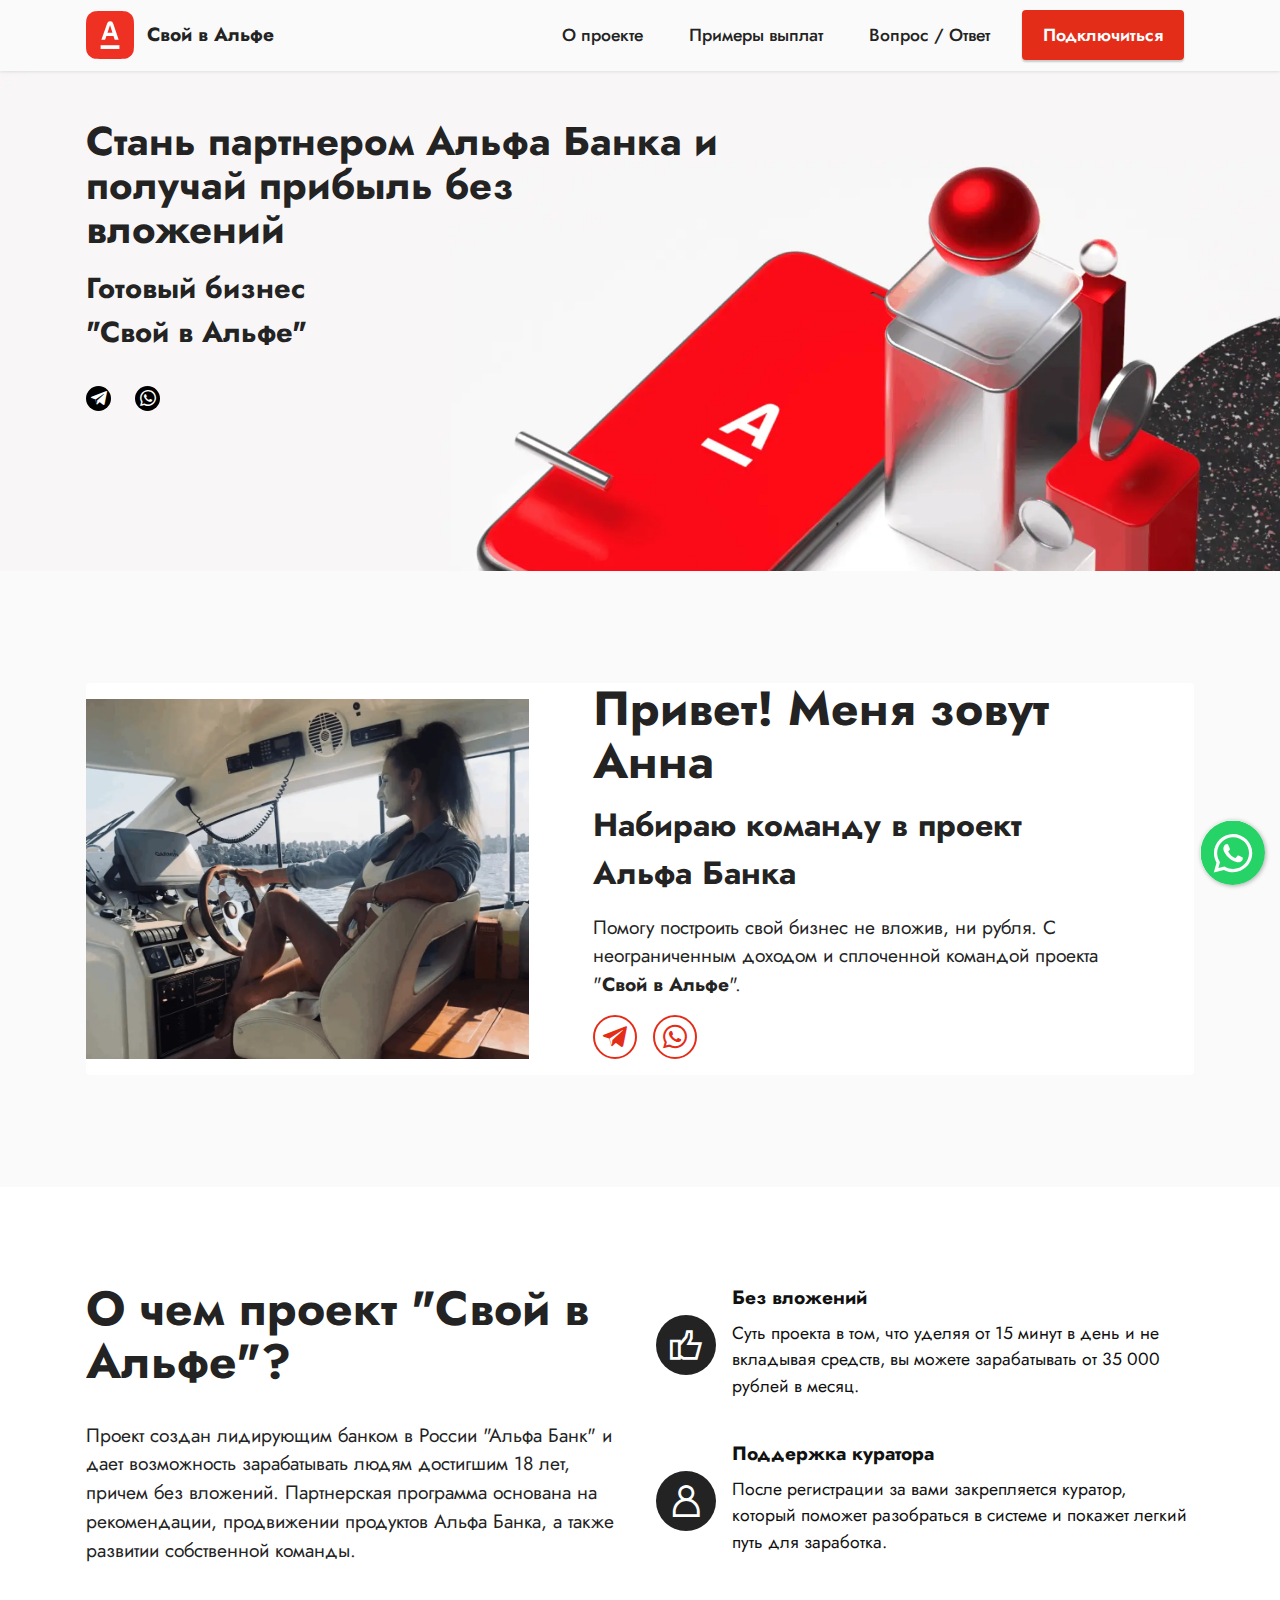
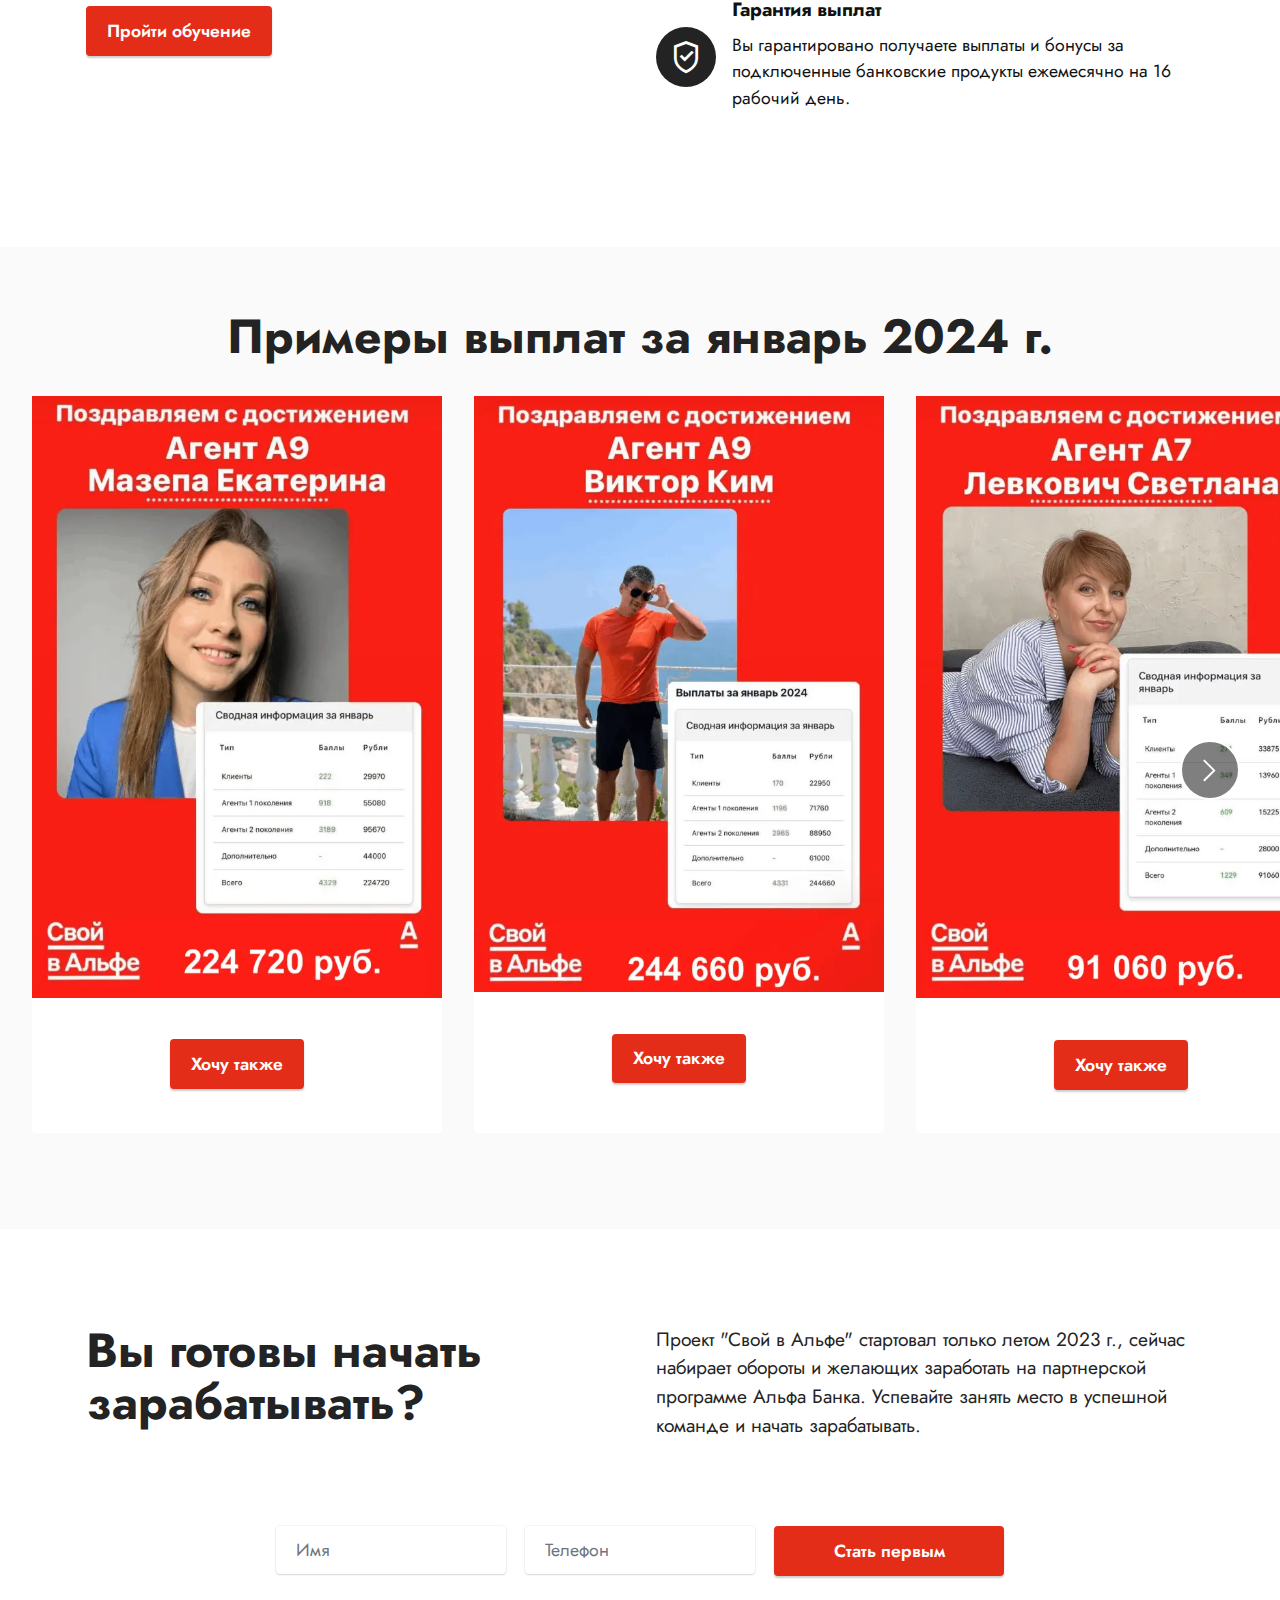
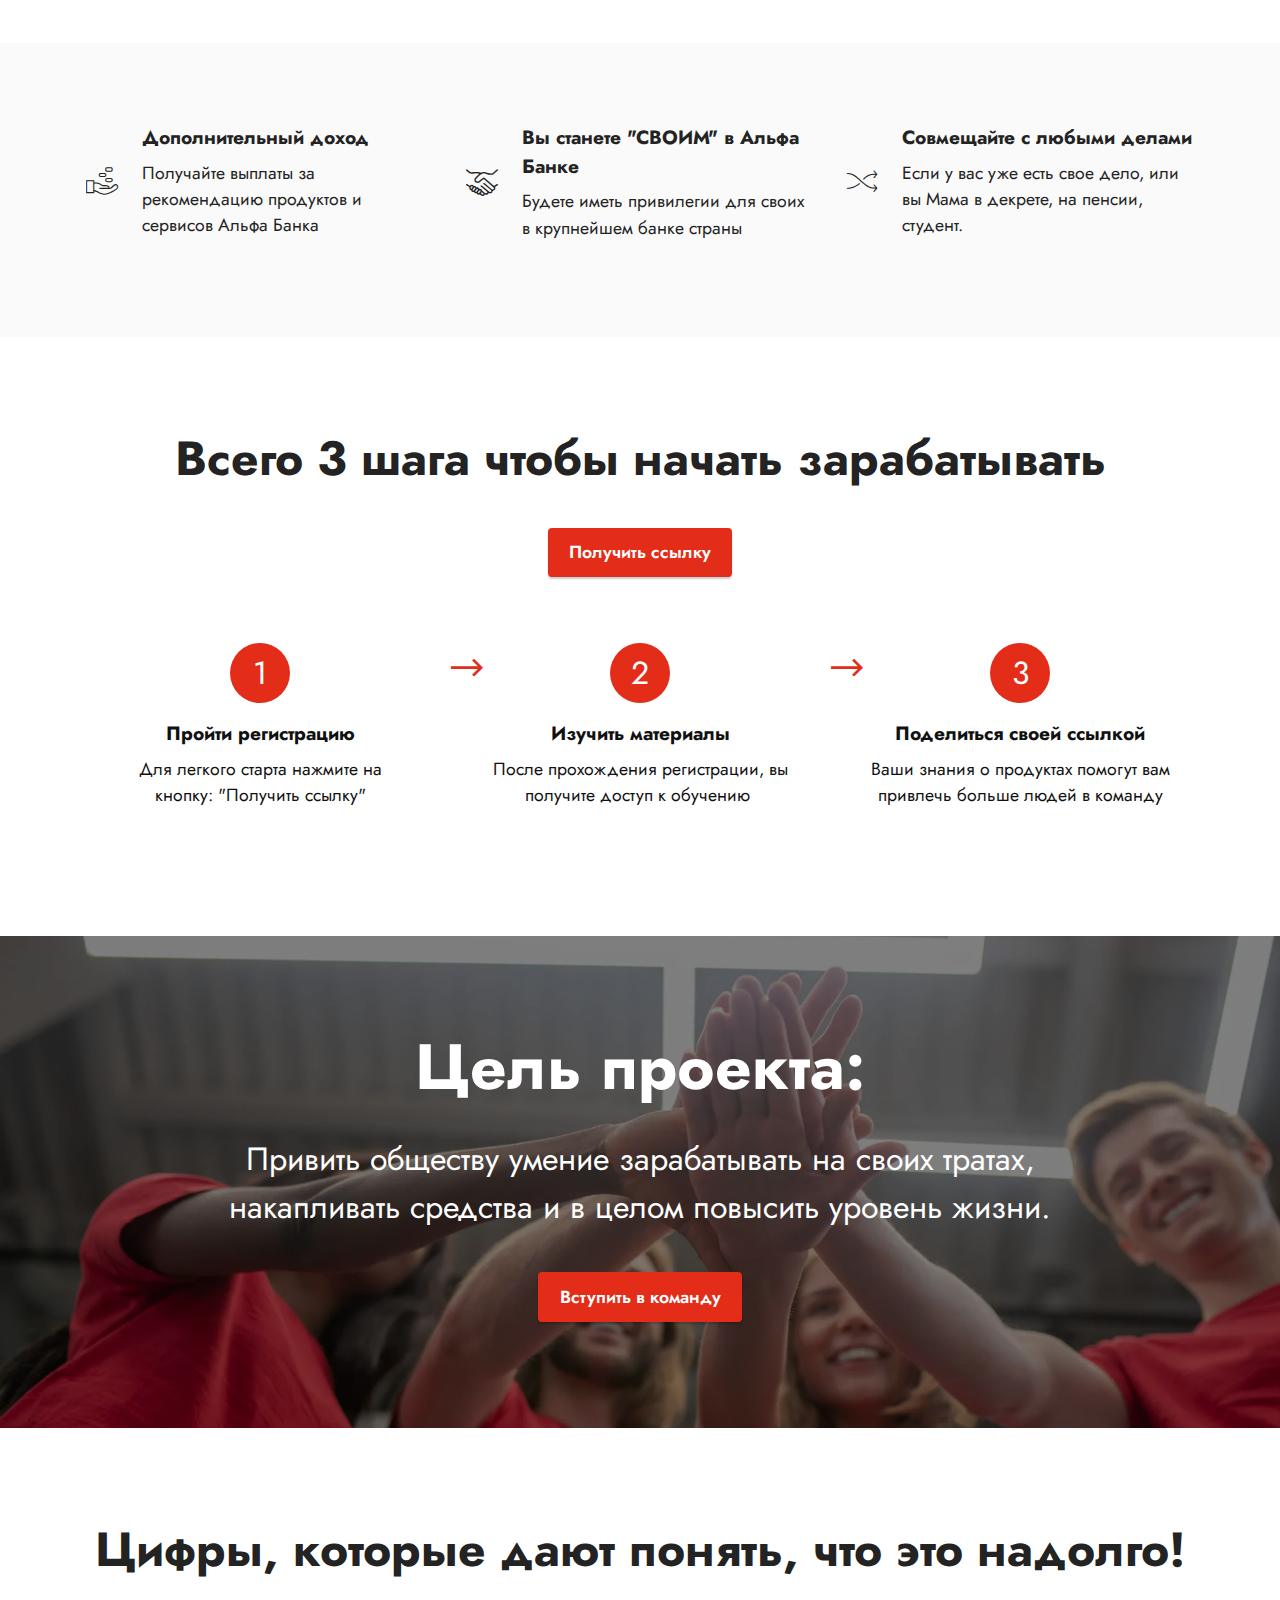
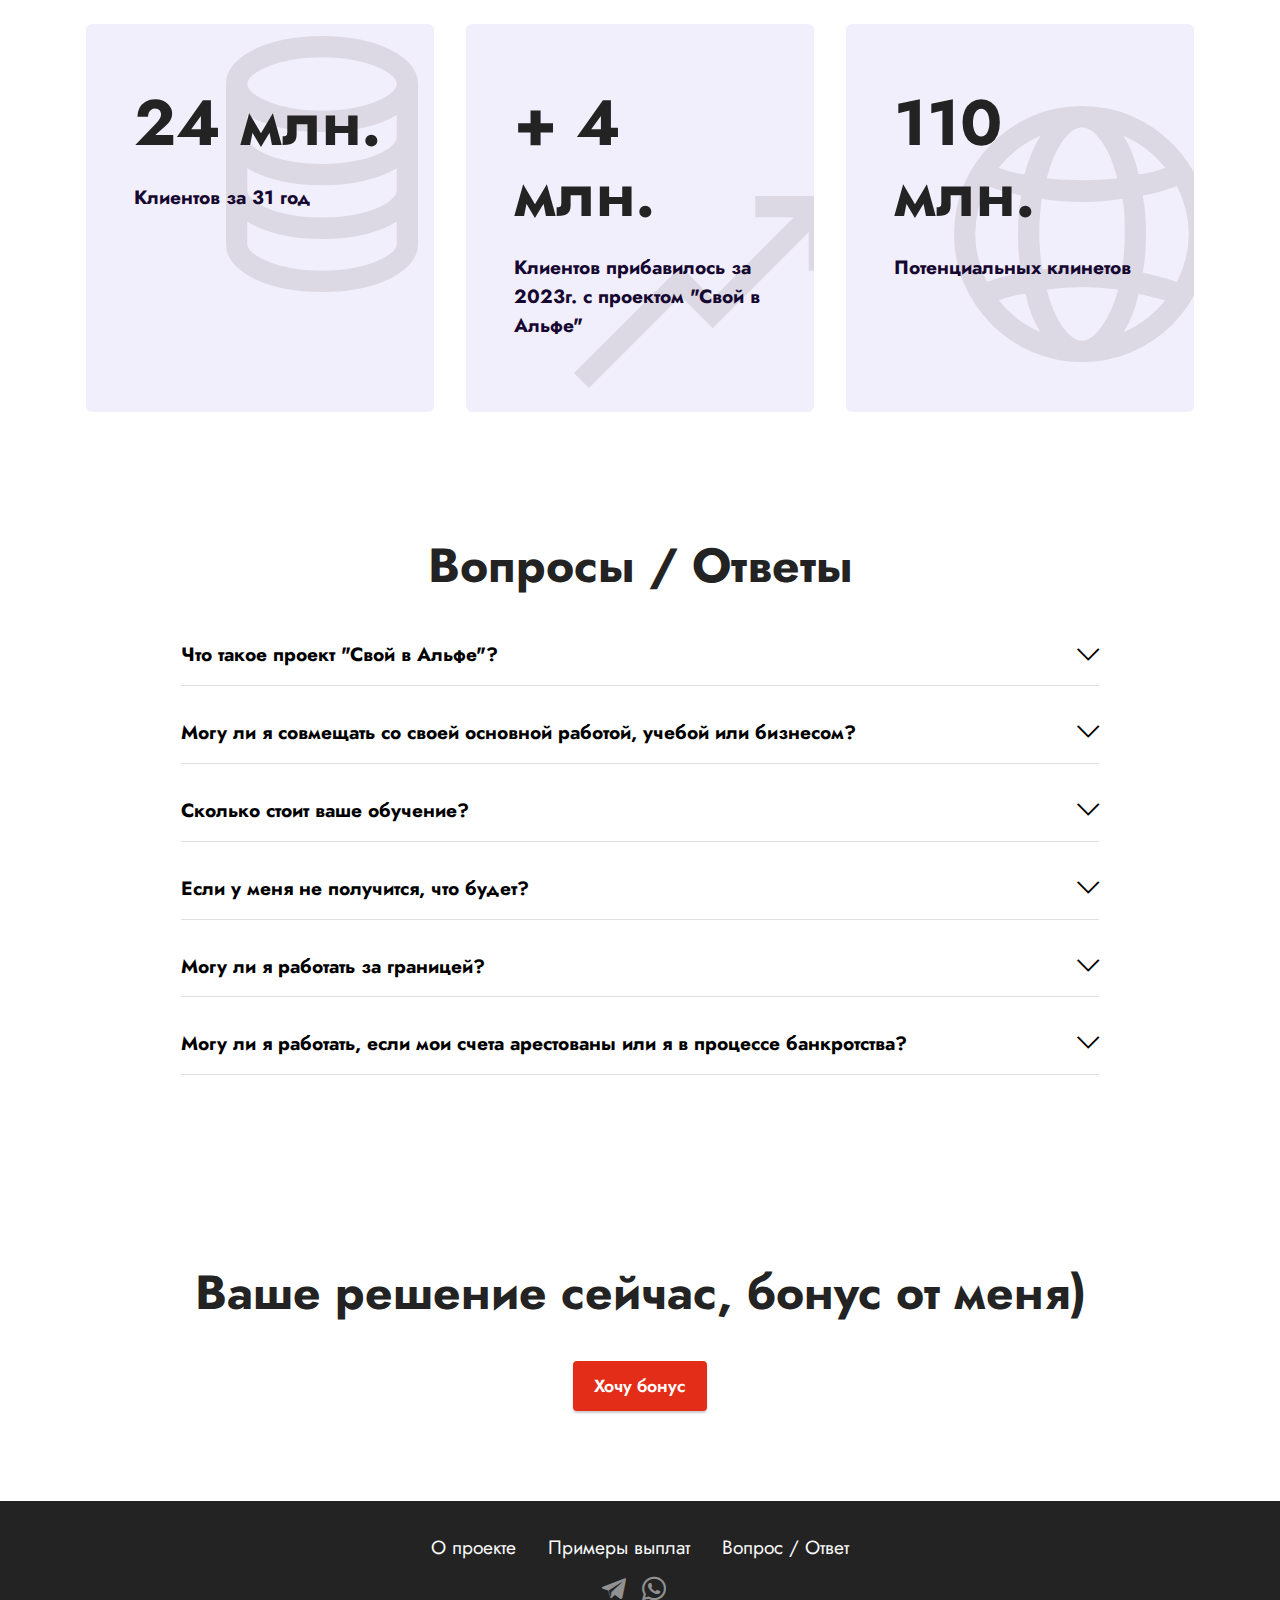
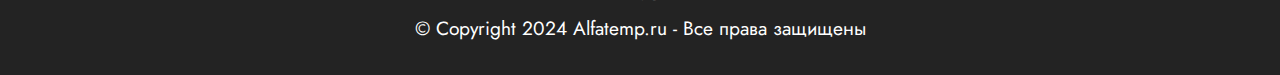
<file: index.html>
<!DOCTYPE html>
<html  lang="ru">
<head>
  
  <meta charset="UTF-8">
  <meta http-equiv="X-UA-Compatible" content="IE=edge">
  
  <meta name="viewport" content="width=device-width, initial-scale=1, minimum-scale=1">
  <link rel="shortcut icon" href="assets/images/footer-alfa-logo-1025x1025-common-19-1.svg" type="image/x-icon">
  <meta name="description" content="Проект "Свой в Альфе" создан крупнейшим банком в России и дает возможность всем желающим зарабатывать на продуктах Альфа Банка без вложений. Партнерская программа основана на привлечении новых клиентов и продвижении продуктов Альфа Банка. Пройдя обучение проекта Свой в Альфе, вы получите знания о банковских продуктах Альфа Банка, а также освоите знания финансовой грамотности. Запустите свой бизнес не вложив, ни рубля.">
  
  
  <title>Свой в Альфе - Готовый бизнес от Альфа-Банка</title>
  <link rel="stylesheet" href="assets/web/assets/mobirise-icons2/mobirise2.css">
  <link rel="stylesheet" href="assets/icon54-v4/style.css">
  <link rel="stylesheet" href="assets/iconsMind/style.css">
  <link rel="stylesheet" href="assets/web/assets/mobirise-icons/mobirise-icons.css">
  <link rel="stylesheet" href="assets/bootstrap/css/bootstrap.min.css">
  <link rel="stylesheet" href="assets/bootstrap/css/bootstrap-grid.min.css">
  <link rel="stylesheet" href="assets/bootstrap/css/bootstrap-reboot.min.css">
  <link rel="stylesheet" href="assets/popup-overlay-plugin/style.css">
  <link rel="stylesheet" href="assets/chatbutton/floating-wpp.css">
  <link rel="stylesheet" href="assets/dropdown/css/style.css">
  <link rel="stylesheet" href="assets/socicon/css/styles.css">
  <link rel="stylesheet" href="assets/theme/css/style.css">
  <link rel="stylesheet" href="assets/recaptcha.css">
  <link rel="preload" href="https://fonts.googleapis.com/css?family=Jost:100,200,300,400,500,600,700,800,900,100i,200i,300i,400i,500i,600i,700i,800i,900i&display=swap" as="style" onload="this.onload=null;this.rel='stylesheet'">
  <noscript><link rel="stylesheet" href="https://fonts.googleapis.com/css?family=Jost:100,200,300,400,500,600,700,800,900,100i,200i,300i,400i,500i,600i,700i,800i,900i&display=swap"></noscript>
  <link rel="preload" as="style" href="assets/mobirise/css/mbr-additional.css"><link rel="stylesheet" href="assets/mobirise/css/mbr-additional.css" type="text/css">

  
  
  <meta name="keywords" content="свой в альфе, альфа банк, проект, партнерская программа, обучение свой в альфа, агент альфа банка, готовый бизнес, свой бизнес">
<meta name="yandex-verification" content="2e970bdd91123835" />
<!-- Yandex.Metrika counter -->
<script type="text/javascript" >
   (function(m,e,t,r,i,k,a){m[i]=m[i]||function(){(m[i].a=m[i].a||[]).push(arguments)};
   m[i].l=1*new Date();
   for (var j = 0; j < document.scripts.length; j++) {if (document.scripts[j].src === r) { return; }}
   k=e.createElement(t),a=e.getElementsByTagName(t)[0],k.async=1,k.src=r,a.parentNode.insertBefore(k,a)})
   (window, document, "script", "https://mc.yandex.ru/metrika/tag.js", "ym");

   ym(96529935, "init", {
        clickmap:true,
        trackLinks:true,
        accurateTrackBounce:true,
        webvisor:true
   });
</script>
<noscript><div><img src="https://mc.yandex.ru/watch/96529935" style="position:absolute; left:-9999px;" alt="" /></div></noscript>
<!-- /Yandex.Metrika counter -->
<link rel="canonical" href="http://alfatemp.ru"/>
<meta name="google-site-verification" content="C0RYB1ilJ5MPV0jmEokZvui8ZuZS9lRBbJfa-9_n9SI" />
 <!-- Top.Mail.Ru counter -->
  <script type="text/javascript">
    var _tmr = window._tmr || (window._tmr = []);
    _tmr.push({id: "3489910", type: "pageView", start: (new Date()).getTime()});
    (function (d, w, id) {
      if (d.getElementById(id)) return;
      var ts = d.createElement("script"); ts.type = "text/javascript"; ts.async = true; ts.id = id;
      ts.src = "https://top-fwz1.mail.ru/js/code.js";
      var f = function () {var s = d.getElementsByTagName("script")[0]; s.parentNode.insertBefore(ts, s);};
      if (w.opera == "[object Opera]") { d.addEventListener("DOMContentLoaded", f, false); } else { f(); }
    })(document, window, "tmr-code");
  </script>
  <noscript><div><img src="https://top-fwz1.mail.ru/counter?id=3489910;js=na" style="position:absolute;left:-9999px;" alt="Top.Mail.Ru" /></div></noscript>
 <!-- /Top.Mail.Ru counter -->

</head>
<body>
  
  <section data-bs-version="5.1" class="menu menu2 cid-sFCw1qGFAI" once="menu" id="menu2-23">
    
    <nav class="navbar navbar-dropdown navbar-expand-lg">
        <div class="container">
            <div class="navbar-brand">
                <span class="navbar-logo">
                    <a href="index.html#top">
                        <img src="assets/images/footer-alfa-logo-1025x1025-common-19-1.svg" alt="Лого свой в Альфе" style="height: 3rem;">
                    </a>
                </span>
                <span class="navbar-caption-wrap"><a class="navbar-caption text-black text-primary display-7" href="index.html#top">Свой в Альфе</a></span>
            </div>
            <button class="navbar-toggler" type="button" data-toggle="collapse" data-bs-toggle="collapse" data-target="#navbarSupportedContent" data-bs-target="#navbarSupportedContent" aria-controls="navbarNavAltMarkup" aria-expanded="false" aria-label="Toggle navigation">
                <div class="hamburger">
                    <span></span>
                    <span></span>
                    <span></span>
                    <span></span>
                </div>
            </button>
            <div class="collapse navbar-collapse" id="navbarSupportedContent">
                <ul class="navbar-nav nav-dropdown" data-app-modern-menu="true"><li class="nav-item"><a class="nav-link link text-black text-primary display-4" href="index.html#features13-8">О проекте</a></li><li class="nav-item"><a class="nav-link link text-black text-primary display-4" href="index.html#slider3-5">Примеры выплат</a></li>
                    <li class="nav-item"><a class="nav-link link text-black text-primary display-4" href="index.html#content16-g">Вопрос / Ответ</a></li></ul>
                
                <div class="navbar-buttons mbr-section-btn"><a class="btn btn-secondary display-4" href="#" data-toggle="modal" data-bs-toggle="modal" data-target="#mbr-popup-10" data-bs-target="#mbr-popup-10">Подключиться</a></div>
            </div>
        </div>
    </nav>
</section>

<section data-bs-version="5.1" class="header1 cid-u4LMYXsAfg" id="header1-1">

    

    <div class="mbr-overlay" style="opacity: 0; background-color: rgb(211, 241, 245);"></div>

    <div class="container">
        <div class="row">
            <div class="col-12 col-lg-7">
                <h1 class="mbr-section-title mbr-fonts-style mb-3 display-2"><strong>Стань партнером Альфа Банка и получай прибыль без вложений&nbsp;</strong></h1>
                <h2 class="mbr-section-subtitle mbr-fonts-style mb-0 display-5"><strong>Готовый бизнес<br>"Свой в Альфе"</strong><br>
                </h2>
                <div class="social-row mt-4">
                    <div class="soc-item">
                        <a href="https://t.me/AnnaGilevich" target="_blank">
                            <span class="mbr-iconfont socicon-telegram socicon"></span>
                        </a>
                    </div>
                    <div class="soc-item">
                        <a href="https://wa.me/79068077757" target="_blank">
                            <span class="mbr-iconfont socicon-whatsapp socicon"></span>
                        </a>
                    </div>
                    
                    
                    
                </div>
            </div>
        </div>
    </div>
    
</section>

<section data-bs-version="5.1" class="team2 cid-u4LNM10cb9" xmlns="http://www.w3.org/1999/html" id="team2-4">
    

    
    
    <div class="container">
        <div class="item features-image">
            <div class="item-wrapper">
                <div class="row align-items-center">
                    <div class="col-12 col-md-5">
                        <div class="image-wrapper">
                            <img src="assets/images/ann-gilevich-1036x843.webp" alt="Агент Свой в Альфе">
                        </div>
                    </div>
                    <div class="col-12 col-md">
                        <div class="card-box">
                            <h5 class="card-title mbr-fonts-style m-0 mb-3 display-2">
                                <strong>Привет! Меня зовут Анна</strong></h5>
                            <h6 class="card-subtitle mbr-fonts-style mb-3 display-5"><strong>Набираю команду в проект Альфа Банка</strong></h6>
                            <p class="mbr-text mbr-fonts-style display-7">Помогу построить свой бизнес не вложив, ни рубля. С неограниченным доходом и сплоченной командой проекта "<strong>Свой в Альфе</strong>".</p>
                            <div class="social-row display-7">
                                <div class="soc-item">
                                    <a href="https://t.me/AnnaGilevich" target="_blank">
                                        <span class="mbr-iconfont socicon-telegram socicon"></span>
                                    </a>
                                </div>
                                <div class="soc-item">
                                    <a href="https://api.whatsapp.com/send/?phone=79068077757&text&type=phone_number&app_absent=0" target="_blank">
                                        <span class="mbr-iconfont socicon-whatsapp socicon"></span>
                                    </a>
                                </div>
                                
                                
                                
                            </div>
                        </div>
                    </div>
                </div>
            </div>
        </div>
    </div>
</section>

<section data-bs-version="5.1" class="features13 cid-u4LTgkAhCj" id="features13-8">

    

    
    
    <div class="container">
        <div class="row justify-content-center">
            <div class="col-12 col-lg-6">
                <div class="card-wrapper">
                    <div class="card-box align-left">
                        <h4 class="card-title mbr-fonts-style mb-4 display-2"><strong>О чем проект "Свой в Альфе"?</strong>
                        </h4>
                        <p class="mbr-text mbr-fonts-style mb-4 display-7">
                            Проект создан лидирующим банком в России "Альфа Банк" и дает возможность зарабатывать людям достигшим 18 лет, причем без вложений. Партнерская программа основана на рекомендации, продвижении продуктов Альфа Банка, а также развитии собственной команды.</p>
                        <div class="mbr-section-btn"><a class="btn btn-secondary display-4" href="#" data-toggle="modal" data-bs-toggle="modal" data-target="#mbr-popup-1f" data-bs-target="#mbr-popup-1f">Пройти обучение</a></div>
                    </div>
                </div>
            </div>
            <div class="col-12 col-lg-6">
                
                <div class="item features-without-image active">
                    <div class="item-wrapper mbr-flex">
                        <div class="icon-box">
                            <span class="mbr-iconfont mobi-mbri-like mobi-mbri"></span>
                        </div>
                        <div class="text-box">
                            <h4 class="icon-title mbr-black mbr-fonts-style display-7">
                                <strong>Без вложений</strong></h4>
                            <h5 class="icon-text mbr-black mbr-fonts-style display-4">Суть проекта в том, что уделяя от 15 минут в день и не вкладывая средств, вы можете зарабатывать от 35 000 рублей в месяц.</h5>
                        </div>
                    </div>
                </div><div class="item features-without-image">
                    <div class="item-wrapper mbr-flex">
                        <div class="icon-box">
                            <span class="mbr-iconfont mobi-mbri-user mobi-mbri"></span>
                        </div>
                        <div class="text-box">
                            <h4 class="icon-title mbr-black mbr-fonts-style display-7"><strong>Поддержка куратора</strong></h4>
                            <h5 class="icon-text mbr-black mbr-fonts-style display-4">После регистрации за вами закрепляется куратор, который поможет разобраться в системе и покажет легкий путь для заработка.</h5>
                        </div>
                    </div>
                </div><div class="item features-without-image">
                    <div class="item-wrapper mbr-flex">
                        <div class="icon-box">
                            <span class="mbr-iconfont mobi-mbri-protect mobi-mbri"></span>
                        </div>
                        <div class="text-box">
                            <h4 class="icon-title mbr-black mbr-fonts-style display-7">
                                <strong>Гарантия выплат</strong></h4>
                            <h5 class="icon-text mbr-black mbr-fonts-style display-4">Вы гарантировано получаете выплаты и бонусы за подключенные банковские продукты ежемесячно на 16 рабочий день.</h5>
                        </div>
                    </div>
                </div>
                
            </div>
        </div>
    </div>
</section>

<section data-bs-version="5.1" class="slider3 mbr-embla cid-u4LSRSOifu" id="slider3-5">
    

    
    
    <div class="position-relative text-center">
        <div class="col-12">
            <h3 class="mbr-section-title mbr-fonts-style align-center mb-4 display-2"><strong>Примеры выплат за январь 2024 г.</strong></h3>
            
        </div>
        <div class="embla" data-skip-snaps="true" data-align="center" data-contain-scroll="trimSnaps" data-auto-play="true" data-auto-play-interval="4" data-draggable="true">
            <div class="embla__viewport container-fluid">
                <div class="embla__container">
                    <div class="embla__slide slider-image item active" style="margin-left: 1rem; margin-right: 1rem;">
                        <div class="card-wrap">
                            <div class="item-wrapper position-relative">
                                <div class="image-wrap">
                                    <img src="assets/images/34345445-600x881.webp" alt="Примеры выплат в проекте Свой в Альфе">
                                </div>
                            </div>
                            <div class="content-wrap">
                                
                                
                                
                                
                                <div class="mbr-section-btn card-btn align-center"><a class="btn btn-secondary display-4" href="#" data-toggle="modal" data-bs-toggle="modal" data-target="#mbr-popup-10" data-bs-target="#mbr-popup-10">Хочу также</a></div>
                            </div>
                        </div>
                    </div>
                    <div class="embla__slide slider-image item" style="margin-left: 1rem; margin-right: 1rem;">
                        <div class="card-wrap">
                            <div class="item-wrapper position-relative">
                                <div class="image-wrap">
                                    <img src="assets/images/kim-600x873.webp" alt="Агент А10 в Свой в Альфе" data-slide-to="1" data-bs-slide-to="1">
                                </div>
                            </div>
                            <div class="content-wrap">
                                
                                
                                
                                
                                <div class="mbr-section-btn card-btn align-center"><a class="btn btn-secondary display-4" href="#" data-toggle="modal" data-bs-toggle="modal" data-target="#mbr-popup-10" data-bs-target="#mbr-popup-10">Хочу также</a></div>
                            </div>
                        </div>
                    </div><div class="embla__slide slider-image item" style="margin-left: 1rem; margin-right: 1rem;">
                        <div class="card-wrap">
                            <div class="item-wrapper position-relative">
                                <div class="image-wrap">
                                    <img src="assets/images/levkovich-600x882.webp" alt="Агент А7 в Свой в Альфе" data-slide-to="2" data-bs-slide-to="2">
                                </div>
                            </div>
                            <div class="content-wrap">
                                
                                
                                
                                
                                <div class="mbr-section-btn card-btn align-center"><a class="btn btn-secondary display-4" href="#" data-toggle="modal" data-bs-toggle="modal" data-target="#mbr-popup-10" data-bs-target="#mbr-popup-10">Хочу также</a></div>
                            </div>
                        </div>
                    </div>
                    <div class="embla__slide slider-image item" style="margin-left: 1rem; margin-right: 1rem;">
                        <div class="card-wrap">
                            <div class="item-wrapper position-relative">
                                <div class="image-wrap">
                                    <img src="assets/images/23234343445-600x884.webp" alt="Агент А10 в Свой в Альфе" data-slide-to="3" data-bs-slide-to="3">
                                </div>
                            </div>
                            <div class="content-wrap">
                                
                                
                                
                                
                                <div class="mbr-section-btn card-btn align-center"><a class="btn btn-secondary display-4" href="#" data-toggle="modal" data-bs-toggle="modal" data-target="#mbr-popup-10" data-bs-target="#mbr-popup-10">Хочу также</a></div>
                            </div>
                        </div>
                    </div>
                    
                </div>
            </div>
            <button class="embla__button embla__button--prev">
                <span class="mobi-mbri mobi-mbri-arrow-prev mbr-iconfont" aria-hidden="true"></span>
                <span class="sr-only visually-hidden visually-hidden">Previous</span>
            </button>
            <button class="embla__button embla__button--next">
                <span class="mobi-mbri mobi-mbri-arrow-next mbr-iconfont" aria-hidden="true"></span>
                <span class="sr-only visually-hidden visually-hidden">Next</span>
            </button>
        </div>
    </div>
</section>

<section data-bs-version="5.1" class="content10 cid-sFAZRnJnnI" id="content10-22">
    
    <div class="container">
        <div class="row justify-content-center">
            <div class="col-12 col-md">
                
                <h6 class="mbr-section-subtitle mbr-fonts-style mb-4 display-2"><strong>Вы готовы начать зарабатывать?</strong></h6>
            </div>
            <div class="col-md-12 col-lg-6">
                <p class="mbr-text mbr-fonts-style display-7">Проект "Свой в Альфе" стартовал только летом 2023 г., сейчас набирает обороты и желающих заработать на партнерской программе Альфа Банка. Успевайте занять место в успешной команде и начать зарабатывать.</p>
            </div>
        </div>
    </div>
</section>

<section data-bs-version="5.1" class="form2 cid-u4M7MVaYzR" id="form2-e">

    

    
    
    <div class="container">
        <div class="row justify-content-center">
            <div class="col-lg-8 mx-auto mbr-form" data-form-type="formoid">
<!--Formbuilder Form-->
<form action="https://mobirise.eu/" method="POST" class="mbr-form form-with-styler" data-form-title="Form Name"><input type="hidden" name="email" data-form-email="true" value="212AGWNls8umDdl3/28i6MDV4zEr3C44NVFAmSY1OX2g4jXtPUf3pqRt6l9zMf022t84xXar3pHxUqn3IKmTNaGicR0DN6COXlxUyShyYbAOduv7TMLPrpI0cpRa3Ce+.mIIaZEMuDXIkosadFHC1EI6rKoMuoBSJsmOvVhU/1qGY461ZP0ka4gXKvQiQV2Fqyp03711L3/gawpiNmPY1fNSMwxYXpGGc6LL9KmREwczyJb4Vrzr0o8/njmJsYYHO">
<div class="row">
<div hidden="hidden" data-form-alert="" class="alert alert-success col-12">Спасибо за интерес к проекту "Свой в Альфе"! В ближайшее время с Вами свяжемся.</div>
<div hidden="hidden" data-form-alert-danger="" class="alert alert-danger col-12"> Oops...! some problem! </div>
</div>
<div class="dragArea row">
<div class="col-lg-4 col-md-12 col-sm-12 form-group" data-for="text">
<input type="text" name="text" placeholder="Имя" data-form-field="text" required="required" class="form-control display-7" value="" id="text-form2-e">
</div>
<div class="col-lg-4 col-md-12 col-sm-12 form-group" data-for="Телефон">
<input type="text" name="Телефон" placeholder="Телефон" data-form-field="Телефон" required="required" class="form-control display-7" value="" id="Телефон-form2-e">
</div>
<div class="col mbr-section-btn">
<button type="submit" class="w-100 w-100 w-100 w-100 w-100 w-100 w-100 w-100 btn btn-secondary display-4">Стать первым</button>
</div>
</div>
</form><!--Formbuilder Form-->
</div>
        </div>
    </div>
</section>

<section data-bs-version="5.1" class="features15 cid-u4LTdV1aBW" id="features15-7">

    

    
    
    <div class="container">
        <div class="row justify-content-center">
            <div class="item features-without-image mb-5 col-12 col-md-4 active">
                <div class="item-wrapper">
                    <span class="mbr-iconfont m-auto imind-financial"></span>
                    <div class="card-box">
                        <h4 class="card-title mbr-fonts-style mb-2 display-7"><strong>Дополнительный доход</strong></h4>
                        <h5 class="card-text mbr-fonts-style display-4">Получайте выплаты за рекомендацию продуктов и сервисов Альфа Банка</h5>
                    </div>
                </div>
            </div><div class="item features-without-image mb-5 col-12 col-md-4">
                <div class="item-wrapper">
                    <span class="mbr-iconfont m-auto icon54-v4-handshake"></span>
                    <div class="card-box">
                        <h4 class="card-title mbr-fonts-style mb-2 display-7">
                            <strong>Вы станете "СВОИМ" в Альфа Банке</strong></h4>
                        <h5 class="card-text mbr-fonts-style display-4">Будете иметь привилегии для своих в крупнейшем банке страны</h5>
                    </div>
                </div>
            </div>
            
            <div class="item features-without-image mb-5 col-12 col-md-4">
                <div class="item-wrapper">
                    <span class="mbr-iconfont m-auto imind-arrow-shuffle"></span>
                    <div class="card-box">
                        <h4 class="card-title mbr-fonts-style mb-2 display-7"><strong>Совмещайте с любыми делами</strong></h4>
                        <h5 class="card-text mbr-fonts-style display-4">Если у вас уже есть свое дело, или вы Мама в декрете, на пенсии, студент.&nbsp;</h5>
                    </div>
                </div>
            </div>
        </div>
    </div>
</section>

<section data-bs-version="5.1" class="features24 cid-u4NMZDFmlk" id="features24-f">

    

    
    
    <div class="container">
        <div class="row justify-content-center">
            <div class="col-12">
                <div class="card-wrapper mb-4">
                    <div class="card-box align-center">
                        <h4 class="card-title mbr-fonts-style mb-4 display-2">
                            <strong>Всего 3 шага чтобы начать зарабатывать</strong></h4>
                        
                        <div class="mbr-section-btn"><a class="btn btn-secondary display-4" href="#" data-toggle="modal" data-bs-toggle="modal" data-target="#mbr-popup-10" data-bs-target="#mbr-popup-10">Получить ссылку</a></div>
                    </div>
                </div>
            </div>
            <div class="col-12 col-md-6 col-lg-4">
                <div class="item first mbr-flex p-4">
                    <div class="icon-wrap w-100">
                        <div class="icon-box">
                            <span class="step-number mbr-fonts-style display-5">1</span>
                        </div>
                    </div>

                    <div class="text-box">
                        <h4 class="icon-title card-title mbr-black mbr-fonts-style display-7"><strong>Пройти регистрацию</strong></h4>
                        <h5 class="mbr-text mbr-black mbr-fonts-style display-4">Для легкого старта нажмите на кнопку: "Получить ссылку"</h5>
                    </div>
                </div>
                <!-- <span mbr-icon class="mbr-iconfont mobi-mbri-devices mobi-mbri"></span> -->
            </div>
            <div class="col-12 col-md-6 col-lg-4">
                <div class="item mbr-flex p-4">
                    <div class="icon-wrap w-100">
                        <div class="icon-box">
                            <span class="step-number mbr-fonts-style display-5">2</span>
                        </div>
                    </div>
                    <div class="text-box">
                        <h4 class="icon-title card-title mbr-black mbr-fonts-style display-7"><strong>Изучить материалы</strong></h4>
                        <h5 class="mbr-text mbr-black mbr-fonts-style display-4">После прохождения регистрации, вы получите доступ к обучению&nbsp;</h5>
                    </div>
                </div>
            </div>
            <div class="col-12 col-md-6 col-lg-4">
                <div class="item mbr-flex p-4">
                    <div class="icon-wrap w-100">
                        <div class="icon-box">
                            <span class="step-number mbr-fonts-style display-5">3</span>
                        </div>
                    </div>
                    <div class="text-box">
                        <h4 class="icon-title card-title mbr-black mbr-fonts-style display-7"><strong>Поделиться своей ссылкой</strong></h4>
                        <h5 class="mbr-text mbr-black mbr-fonts-style display-4">Ваши знания о продуктах помогут вам привлечь больше людей в команду</h5>
                    </div>
                </div>
            </div>
            
            
            
            
            
        </div>
    </div>
</section>

<section data-bs-version="5.1" class="info3 cid-u4OuTPhaFq" id="info3-i">

    

    
    <div class="mbr-overlay" style="opacity: 0.5; background-color: rgb(0, 0, 0);">
    </div>

    <div class="container">
        <div class="row justify-content-center">
            <div class="card col-12 col-lg-10">
                <div class="card-wrapper">
                    <div class="card-box align-center">
                        <h4 class="card-title mbr-fonts-style align-center mb-4 display-1"><strong>Цель проекта:</strong></h4>
                        <p class="mbr-text mbr-fonts-style mb-4 display-5">Привить обществу умение зарабатывать на своих тратах, накапливать средства и в целом повысить уровень жизни.</p>
                        <div class="mbr-section-btn mt-3"><a class="btn btn-secondary display-4" href="#" data-toggle="modal" data-bs-toggle="modal" data-target="#mbr-popup-10" data-bs-target="#mbr-popup-10">Вступить в команду</a></div>
                    </div>
                </div>
            </div>
        </div>
    </div>
</section>

<section data-bs-version="5.1" class="numbers1 cid-u4QQhYMAgI" id="numbers01-z">
    
    


    
    <div class="container">
        <div class="row">
            <div class="col-12 pb-5">
                <h3 class="mbr-section-title mbr-fonts-style align-center mb-0 display-2">
                    <strong>Цифры, которые дают понять, что это надолго!</strong></h3>
                
            </div>
        </div>
        <div class="row justify-content-center">
            <div class="card col-12 col-md-6 col-lg-4 md-pb">
                <div class="card-wrapper">
                    <div class="card-box align-left">
                        <span class="mbr-iconfont-big mobi-mbri-database mobi-mbri"></span>
                        <h4 class="card-number mbr-fonts-style pb-3 display-1"><strong>24 млн.</strong></h4>
                        <h5 class="card-title mbr-fonts-style display-7"><strong>Клиентов за 31 год</strong></h5>
                        
                    </div>
                </div>
            </div>
            <div class="card col-12 col-md-6 col-lg-4 md-pb">
                <div class="card-wrapper">
                    <div class="card-box align-left">
                        <span class="mbr-iconfont-big mobi-mbri-growing-chart mobi-mbri"></span>
                        <h4 class="card-number mbr-fonts-style pb-3 display-1"><strong>+ 4 млн.</strong></h4>
                        <h5 class="card-title mbr-fonts-style display-7"><strong>Клиентов прибавилось за 2023г. с проектом "Свой в Альфе"</strong></h5>
                        
                    </div>
                </div>
            </div>
            <div class="card col-12 col-md-6 col-lg-4 md-pb">
                <div class="card-wrapper">
                    <div class="card-box align-left">
                        <span class="mbr-iconfont-big mobi-mbri-globe-2 mobi-mbri"></span>
                        <h4 class="card-number mbr-fonts-style pb-3 display-1"><strong>110 млн.</strong></h4>
                        <h5 class="card-title mbr-fonts-style display-7"><strong>Потенциальных клинетов</strong></h5>
                        
                    </div>
                </div>
            </div>
        </div>
    </div>
</section>

<section data-bs-version="5.1" class="content16 cid-u4NOihehLx" id="content16-g">

    

    
    
    <div class="container">
        <div class="row justify-content-center">
            <div class="col-12 col-md-10">
                <div class="mbr-section-head align-center mb-4">
                    <h3 class="mbr-section-title mb-0 mbr-fonts-style display-2">
                        <strong>Вопросы / Ответы</strong></h3>
                    
                </div>
                <div id="bootstrap-accordion_11" class="panel-group accordionStyles accordion" role="tablist" aria-multiselectable="true">
                    <div class="card mb-3">
                        <div class="card-header" role="tab" id="headingOne">
                            <a role="button" class="panel-title collapsed" data-toggle="collapse" data-bs-toggle="collapse" data-core="" href="#collapse1_11" aria-expanded="false" aria-controls="collapse1">
                                <h6 class="panel-title-edit mbr-fonts-style mb-0 display-7"><strong>Что такое проект "Свой в Альфе"?</strong></h6>
                                <span class="sign mbr-iconfont mbri-arrow-down"></span>
                            </a>
                        </div>
                        <div id="collapse1_11" class="panel-collapse noScroll collapse" role="tabpanel" aria-labelledby="headingOne" data-parent="#accordion" data-bs-parent="#bootstrap-accordion_11">
                            <div class="panel-body">
                                <p class="mbr-fonts-style panel-text display-4">Проект создан лидирующим банком в России "Альфа Банк" и дает возможность зарабатывать людям достигшим 18 лет, причем без вложений. Партнерская программа основана на рекомендации, продвижении продуктов Альфа Банка, а также развитии собственной команды.<br></p>
                            </div>
                        </div>
                    </div>
                    <div class="card mb-3">
                        <div class="card-header" role="tab" id="headingOne">
                            <a role="button" class="panel-title collapsed" data-toggle="collapse" data-bs-toggle="collapse" data-core="" href="#collapse2_11" aria-expanded="false" aria-controls="collapse2">
                                <h6 class="panel-title-edit mbr-fonts-style mb-0 display-7"><strong>Могу ли я совмещать со своей основной работой, учебой или бизнесом?</strong></h6>
                                <span class="sign mbr-iconfont mbri-arrow-down"></span>
                            </a>
                        </div>
                        <div id="collapse2_11" class="panel-collapse noScroll collapse" role="tabpanel" aria-labelledby="headingOne" data-parent="#accordion" data-bs-parent="#bootstrap-accordion_11">
                            <div class="panel-body">
                                <p class="mbr-fonts-style panel-text display-4">Да, конечно, проект подходит для совмещения со всеми видами деятельности.<br></p>
                            </div>
                        </div>
                    </div>
                    <div class="card mb-3">
                        <div class="card-header" role="tab" id="headingOne">
                            <a role="button" class="panel-title collapsed" data-toggle="collapse" data-bs-toggle="collapse" data-core="" href="#collapse3_11" aria-expanded="false" aria-controls="collapse3">
                                <h6 class="panel-title-edit mbr-fonts-style mb-0 display-7"><strong>Сколько стоит ваше обучение?</strong></h6>
                                <span class="sign mbr-iconfont mbri-arrow-down"></span>
                            </a>
                        </div>
                        <div id="collapse3_11" class="panel-collapse noScroll collapse" role="tabpanel" aria-labelledby="headingOne" data-parent="#accordion" data-bs-parent="#bootstrap-accordion_11">
                            <div class="panel-body">
                                <p class="mbr-fonts-style panel-text display-4">
                                    Обучение бесплатно, вы вкладываете только часть своего времени.</p>
                            </div>
                        </div>
                    </div>
                    <div class="card mb-3">
                        <div class="card-header" role="tab" id="headingOne">
                            <a role="button" class="panel-title collapsed" data-toggle="collapse" data-bs-toggle="collapse" data-core="" href="#collapse4_11" aria-expanded="false" aria-controls="collapse4">
                                <h6 class="panel-title-edit mbr-fonts-style mb-0 display-7"><strong>Если у меня не получится, что будет?</strong></h6>
                                <span class="sign mbr-iconfont mbri-arrow-down"></span>
                            </a>
                        </div>
                        <div id="collapse4_11" class="panel-collapse noScroll collapse" role="tabpanel" aria-labelledby="headingOne" data-parent="#accordion" data-bs-parent="#bootstrap-accordion_11">
                            <div class="panel-body">
                                <p class="mbr-fonts-style panel-text display-4">
                                    Если вы действительно хотите, то у Вас получится. Во всех остальных вариантах, вы ничего не теряете. Просто перестаете быть активным участником.</p>
                            </div>
                        </div>
                    </div>
                    <div class="card mb-3">
                        <div class="card-header" role="tab" id="headingOne">
                            <a role="button" class="panel-title collapsed" data-toggle="collapse" data-bs-toggle="collapse" data-core="" href="#collapse5_11" aria-expanded="false" aria-controls="collapse5">
                                <h6 class="panel-title-edit mbr-fonts-style mb-0 display-7"><strong>Могу ли я работать за границей?</strong></h6>
                                <span class="sign mbr-iconfont mbri-arrow-down"></span>
                            </a>
                        </div>
                        <div id="collapse5_11" class="panel-collapse noScroll collapse" role="tabpanel" aria-labelledby="headingOne" data-parent="#accordion" data-bs-parent="#bootstrap-accordion_11">
                            <div class="panel-body">
                                <p class="mbr-fonts-style panel-text display-4">Да, вы можете работать из любой точки мира, если являетесь гражданином РФ.<br></p>
                            </div>
                        </div>
                    </div>
                    <div class="card mb-3">
                        <div class="card-header" role="tab" id="headingOne">
                            <a role="button" class="panel-title collapsed" data-toggle="collapse" data-bs-toggle="collapse" data-core="" href="#collapse6_11" aria-expanded="false" aria-controls="collapse6">
                                <h6 class="panel-title-edit mbr-fonts-style mb-0 display-7"><strong>Могу ли я работать, если мои счета арестованы или я в процессе банкротства?</strong></h6>
                                <span class="sign mbr-iconfont mbri-arrow-down"></span>
                            </a>
                        </div>
                        <div id="collapse6_11" class="panel-collapse noScroll collapse" role="tabpanel" aria-labelledby="headingOne" data-parent="#accordion" data-bs-parent="#bootstrap-accordion_11">
                            <div class="panel-body">
                                <p class="mbr-fonts-style panel-text display-4">Да, кабинет можно зарегистрировать на любого доверенного человека.<br></p>
                            </div>
                        </div>
                    </div>
                </div>
            </div>
        </div>
    </div>
</section>

<section data-bs-version="5.1" class="content4 cid-u4OHSkpT9L" id="content4-l">
    

    
    
    <div class="container">
        <div class="row justify-content-center">
            <div class="title col-md-12 col-lg-10">
                <h3 class="mbr-section-title mbr-fonts-style align-center mb-4 display-2"><strong>Ваше решение сейчас, бонус от меня)</strong></h3>
                
                <div class="mbr-section-btn align-center"><a class="btn btn-secondary display-4" href="https://api.whatsapp.com/send/?phone=79068077757&text=Здравствуйте! Хочу бонус)" target="_blank">Хочу бонус</a></div>
            </div>
        </div>
    </div>
</section>

<section data-bs-version="5.1" class="footer3 cid-sFCygHrmNf" once="footers" id="footer3-24">

    

    

    <div class="container">
        <div class="row align-center mbr-white">
            <div class="row row-links">
                <ul class="foot-menu">
                    
                    
                    
                    
                    
                <li class="foot-menu-item mbr-fonts-style display-7"><a href="index.html#features13-8" class="text-white text-primary">О проекте</a></li><li class="foot-menu-item mbr-fonts-style display-7"><a href="index.html#slider3-5" class="text-white text-primary">Примеры выплат</a></li><li class="foot-menu-item mbr-fonts-style display-7"><a href="index.html#content16-g" class="text-white text-primary">Вопрос / Ответ</a></li></ul>
            </div>
            <div class="row social-row">
                <div class="social-list align-right pb-2">
                    
                    
                    
                    
                    
                    
                <div class="soc-item">
                        <a href="https://t.me/AnnaGilevich" target="_blank">
                            <span class="mbr-iconfont mbr-iconfont-social socicon-telegram socicon"></span>
                        </a>
                    </div><div class="soc-item">
                        <a href="https://api.whatsapp.com/send/?phone=79068077757&text&type=phone_number&app_absent=0" target="_blank">
                            <span class="mbr-iconfont mbr-iconfont-social socicon-whatsapp socicon"></span>
                        </a>
                    </div></div>
            </div>
            <div class="row row-copirayt">
                <p class="mbr-text mb-0 mbr-fonts-style mbr-white align-center display-7">
                    © Copyright 2024 Alfatemp.ru - Все права защищены</p>
            </div>
        </div>
    </div>
</section>

<div class="modal mbr-popup cid-u5hTZfkb87 fade" tabindex="-1" role="dialog" data-overlay-color="#000000" data-overlay-opacity="0.8" id="mbr-popup-10" aria-hidden="true">
        <div class="modal-dialog modal-lg modal-dialog-centered" role="document">
            <div class="modal-content">
                <div class="container position-static margin-center-pos">
                    <div class="modal-header pb-0">
                        <h5 class="modal-title mbr-fonts-style display-5">Заявка на подключение</h5>
                        <button type="button" class="close d-flex" data-dismiss="modal" data-bs-dismiss="modal" aria-label="Close">
                            <svg version="1.1" xmlns="http://www.w3.org/2000/svg" width="23" height="23" viewBox="0 0 23 23" fill="currentColor">
                                <path d="M13.4 12l10.3 10.3-1.4 1.4L12 13.4 1.7 23.7.3 22.3 10.6 12 .3 1.7 1.7.3 12 10.6 22.3.3l1.4 1.4L13.4 12z">
                                </path>
                            </svg>
                        </button>
                    </div>

                    <div class="modal-body">
                        <p class="mbr-text mbr-fonts-style display-7">Напишите ваш номер телефона, для получения инструкции и ссылки на регистрацию в проекте "Свой в Альфе".</p>

                        <div>
                            
                            

                            <div class="form-wrapper" data-form-type="formoid">
<!--Formbuilder Form-->
<form action="https://mobirise.eu/" method="POST" class="mbr-form form-with-styler" data-form-title="Заявка на подключение к проекту &quot;Свой в Альфе&quot;"><input type="hidden" name="email" data-form-email="true" value="0OzuKIkYLRQFzSL6KkPHYGSYsOqnhXhwXk4nAq57v/rQu6lniYldqYJQ0gHDOQWqLaLzxKFVuzuBRqzRyfiHjHofTwVYY3nBHMfLL2GQEtD8uOn9w1VpPYEfCAs0ikB7.Je2Fci7gPvmA4skxV+GJpFO9m6yZpT0RDNicNZ2fHHJkRa7csJ1MNWzwtx+BNZNTlIwipRsBA+DltVgsgYXBjW0t3lBM1DxU93g97t4MZB+sFPe6CqtXfj+4b+Vj7HbM">
<div class="">
<div hidden="hidden" data-form-alert="" class="alert alert-success col-12">Спасибо! В ближайшее время с Вами свяжемся.</div>
<div hidden="hidden" data-form-alert-danger="" class="alert alert-danger col-12"> </div>
</div>
<div class="dragArea row">
<div class="col-lg-6 col-md-12 col-sm-12 form-group" data-for="Телефон">
<input type="text" name="Телефон" placeholder="+7" data-form-field="Телефон" class="form-control display-7" required="required" value="" id="Телефон-mbr-popup-10">
</div>
<div class="col-lg-6 col-md-12 col-sm-12 input-group-btn">
<button type="submit" class="w-100 w-100 w-100 w-100 btn btn-secondary display-4">Подключиться</button>
</div>
</div>
</form><!--Formbuilder Form-->
</div>
                        </div>
                    </div>

                    
                </div>
            </div>
        </div>
    </div>

<div class="modal mbr-popup cid-u69P1ztH86 fade" tabindex="-1" role="dialog" data-overlay-color="#000000" data-overlay-opacity="0.8" id="mbr-popup-1f" aria-hidden="true">
        <div class="modal-dialog modal-lg modal-dialog-centered" role="document">
            <div class="modal-content">
                <div class="container position-static margin-center-pos">
                    <div class="modal-header pb-0">
                        <h5 class="modal-title mbr-fonts-style display-5">Запишитесь на экстерн-обучение</h5>
                        <button type="button" class="close d-flex" data-dismiss="modal" data-bs-dismiss="modal" aria-label="Close">
                            <svg version="1.1" xmlns="http://www.w3.org/2000/svg" width="23" height="23" viewBox="0 0 23 23" fill="currentColor">
                                <path d="M13.4 12l10.3 10.3-1.4 1.4L12 13.4 1.7 23.7.3 22.3 10.6 12 .3 1.7 1.7.3 12 10.6 22.3.3l1.4 1.4L13.4 12z">
                                </path>
                            </svg>
                        </button>
                    </div>

                    <div class="modal-body">
                        <p class="mbr-text mbr-fonts-style display-7">Укажите удобную для вас дату обучения, которое займет около 1 часа.</p>

                        <div>
                            
                            

                            <div class="form-wrapper" data-form-type="formoid">
<!--Formbuilder Form-->
<form action="https://mobirise.eu/" method="POST" class="mbr-form form-with-styler" data-form-title="Mobirise Form"><input type="hidden" name="email" data-form-email="true" value="7mhBN0YrMzZ6MKwLtI6TuDU1f2FqGp19gEFktWQTtxKE5xOYhxEQyx3fyEjVl+Qa5W3ChGaWxBGNYdcQSVjWUbyf6taUj7FVR1zBX6on0HCMtsAzY5+w4V4MMthJAtzF.LSUsOQr5AQOYuU5YLX0X5tyHVBU9A4Wdi36DDWYRdL2YftILYhMB0KlShyDYA2HclMkZ1TIM+AlEMZ+PFHMZFlDp5gg0CrgtwEUerTH/vyxedFRVfGUDheHduFuPyEdc">
<div class="">
<div hidden="hidden" data-form-alert="" class="alert alert-success col-12">Спасибо за заявку! В ближайшее время с вами свяжемся.</div>
<div hidden="hidden" data-form-alert-danger="" class="alert alert-danger col-12"> </div>
</div>
<div class="dragArea row">
<div class="col-md-4 form-group" data-for="Имя">
<input type="text" name="Имя" placeholder="Имя" data-form-field="Имя" required="required" class="form-control display-7" value="" id="Имя-mbr-popup-1f">
</div>
<div class="col-lg-4 col-md-12 col-sm-12 form-group" data-for="Телефон">
<input type="text" name="Телефон" placeholder="Телефон" data-form-field="Телефон" class="form-control display-7" required="required" value="" id="Телефон-mbr-popup-1f">
</div>
<div data-for="date" class="col-lg-4 col-md-12 col-sm-12 form-group">
<input type="date" name="date" data-form-field="date" class="form-control display-7" required="required" value="2024-03-05" id="date-mbr-popup-1f">
</div>
<div class="col-auto input-group-btn">
<button type="submit" class="w-100 w-100 w-100 btn btn-secondary display-4">Записаться</button>
</div>
</div>
</form><!--Formbuilder Form-->
</div>
                        </div>
                    </div>

                    
                </div>
            </div>
        </div>
    </div>


<script src="assets/bootstrap/js/bootstrap.bundle.min.js"></script>
  <script src="assets/smoothscroll/smooth-scroll.js"></script>
  <script src="assets/ytplayer/index.js"></script>
  <script src="assets/chatbutton/floating-wpp.js"></script>
  <script src="assets/chatbutton/script.js"></script>
  <script src="assets/dropdown/js/navbar-dropdown.js"></script>
  <script src="assets/embla/embla.min.js"></script>
  <script src="assets/embla/script.js"></script>
  <script src="assets/mbr-switch-arrow/mbr-switch-arrow.js"></script>
  <script src="assets/popup-plugin/script.js"></script>
  <script src="assets/popup-overlay-plugin/script.js"></script>
  <script src="assets/theme/js/script.js"></script>
  <script src="assets/formoid.min.js"></script>
  
  
  
<div id="chatbutton-wa" data-phone="+79068077757" data-showpopup="true" data-headertitle="👋 Переходите в чат" data-popupmessage="Привет!👋

Напишите ваш вопрос, ответ придет в whatsapp! 🔥

С Уважением, Анна." data-placeholder="Введите текст" data-position="left" data-headercolor="#39847a" data-backgroundcolor="#e5ddd5" data-autoopentimeout="5" data-size="65px"><div class="floating-wpp-button" style="width: 65px; height: 65px;"><div class="floating-wpp-button-image"><!--?xml version="1.0" encoding="UTF-8" standalone="no"?--><svg xmlns="http://www.w3.org/2000/svg" xmlns:xlink="http://www.w3.org/1999/xlink" style="isolation:isolate" viewBox="0 0 800 800" width="65" height="65"><defs><clipPath id="_clipPath_A3g8G5hPEGG2L0B6hFCxamU4cc8rfqzQ"><rect width="800" height="800"></rect></clipPath></defs><g clip-path="url(#_clipPath_A3g8G5hPEGG2L0B6hFCxamU4cc8rfqzQ)"><g><path d=" M 787.59 800 L 12.41 800 C 5.556 800 0 793.332 0 785.108 L 0 14.892 C 0 6.667 5.556 0 12.41 0 L 787.59 0 C 794.444 0 800 6.667 800 14.892 L 800 785.108 C 800 793.332 794.444 800 787.59 800 Z " fill="rgb(37,211,102)"></path></g><g><path d=" M 508.558 450.429 C 502.67 447.483 473.723 433.24 468.325 431.273 C 462.929 429.308 459.003 428.328 455.078 434.22 C 451.153 440.114 439.869 453.377 436.434 457.307 C 433 461.236 429.565 461.729 423.677 458.78 C 417.79 455.834 398.818 449.617 376.328 429.556 C 358.825 413.943 347.008 394.663 343.574 388.768 C 340.139 382.873 343.207 379.687 346.155 376.752 C 348.804 374.113 352.044 369.874 354.987 366.436 C 357.931 362.999 358.912 360.541 360.875 356.614 C 362.837 352.683 361.857 349.246 360.383 346.299 C 358.912 343.352 347.136 314.369 342.231 302.579 C 337.451 291.099 332.597 292.654 328.983 292.472 C 325.552 292.301 321.622 292.265 317.698 292.265 C 313.773 292.265 307.394 293.739 301.996 299.632 C 296.6 305.527 281.389 319.772 281.389 348.752 C 281.389 377.735 302.487 405.731 305.431 409.661 C 308.376 413.592 346.949 473.062 406.015 498.566 C 420.062 504.634 431.03 508.256 439.581 510.969 C 453.685 515.451 466.521 514.818 476.666 513.302 C 487.978 511.613 511.502 499.06 516.409 485.307 C 521.315 471.55 521.315 459.762 519.842 457.307 C 518.371 454.851 514.446 453.377 508.558 450.429 Z  M 401.126 597.117 L 401.047 597.117 C 365.902 597.104 331.431 587.661 301.36 569.817 L 294.208 565.572 L 220.08 585.017 L 239.866 512.743 L 235.21 505.332 C 215.604 474.149 205.248 438.108 205.264 401.1 C 205.307 293.113 293.17 205.257 401.204 205.257 C 453.518 205.275 502.693 225.674 539.673 262.696 C 576.651 299.716 597.004 348.925 596.983 401.258 C 596.939 509.254 509.078 597.117 401.126 597.117 Z  M 567.816 234.565 C 523.327 190.024 464.161 165.484 401.124 165.458 C 271.24 165.458 165.529 271.161 165.477 401.085 C 165.46 442.617 176.311 483.154 196.932 518.892 L 163.502 641 L 288.421 608.232 C 322.839 627.005 361.591 636.901 401.03 636.913 L 401.126 636.913 L 401.127 636.913 C 530.998 636.913 636.717 531.2 636.77 401.274 C 636.794 338.309 612.306 279.105 567.816 234.565" fill-rule="evenodd" fill="rgb(255,255,255)"></path></g></g></svg></div></div></div>
 
</body>
</html>
</file>
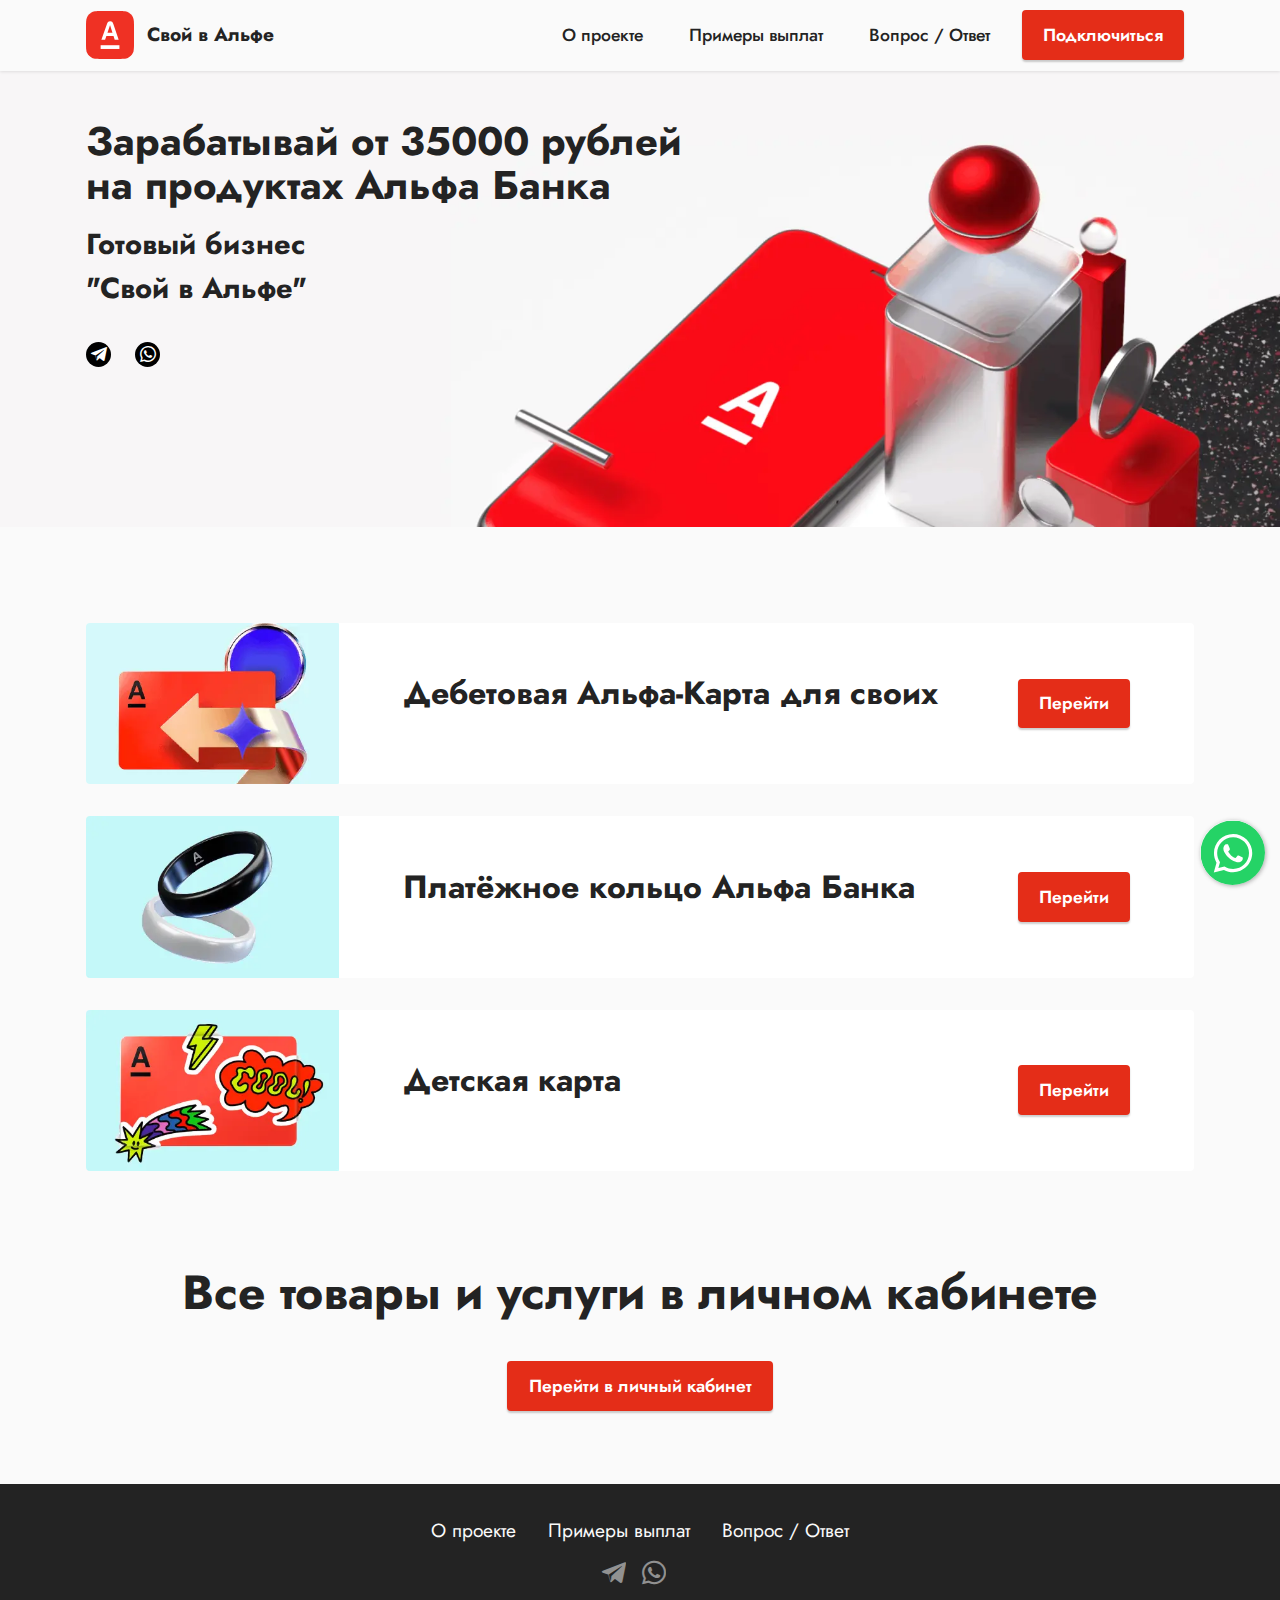
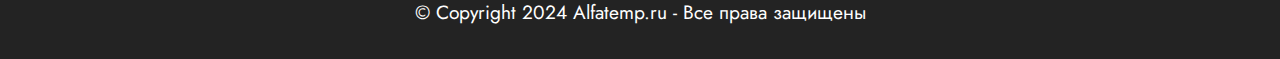
<file: product.html>
<!DOCTYPE html>
<html  lang="ru">
<head>
  
  <meta charset="UTF-8">
  <meta http-equiv="X-UA-Compatible" content="IE=edge">
  
  <meta name="viewport" content="width=device-width, initial-scale=1, minimum-scale=1">
  <link rel="shortcut icon" href="assets/images/footer-alfa-logo-1025x1025-common-19-1.svg" type="image/x-icon">
  <meta name="description" content="Продукты Альфа Банка">
  
  
  <title>product</title>
  <link rel="stylesheet" href="assets/bootstrap/css/bootstrap.min.css">
  <link rel="stylesheet" href="assets/bootstrap/css/bootstrap-grid.min.css">
  <link rel="stylesheet" href="assets/bootstrap/css/bootstrap-reboot.min.css">
  <link rel="stylesheet" href="assets/popup-overlay-plugin/style.css">
  <link rel="stylesheet" href="assets/chatbutton/floating-wpp.css">
  <link rel="stylesheet" href="assets/dropdown/css/style.css">
  <link rel="stylesheet" href="assets/socicon/css/styles.css">
  <link rel="stylesheet" href="assets/theme/css/style.css">
  <link rel="stylesheet" href="assets/recaptcha.css">
  <link rel="preload" href="https://fonts.googleapis.com/css?family=Jost:100,200,300,400,500,600,700,800,900,100i,200i,300i,400i,500i,600i,700i,800i,900i&display=swap" as="style" onload="this.onload=null;this.rel='stylesheet'">
  <noscript><link rel="stylesheet" href="https://fonts.googleapis.com/css?family=Jost:100,200,300,400,500,600,700,800,900,100i,200i,300i,400i,500i,600i,700i,800i,900i&display=swap"></noscript>
  <link rel="preload" as="style" href="assets/mobirise/css/mbr-additional.css"><link rel="stylesheet" href="assets/mobirise/css/mbr-additional.css" type="text/css">

  
  
  

</head>
<body>
  
  <section data-bs-version="5.1" class="menu menu2 cid-sFCw1qGFAI" once="menu" id="menu2-12">
    
    <nav class="navbar navbar-dropdown navbar-expand-lg">
        <div class="container">
            <div class="navbar-brand">
                <span class="navbar-logo">
                    <a href="index.html#top">
                        <img src="assets/images/footer-alfa-logo-1025x1025-common-19-1.svg" alt="Лого свой в Альфе" style="height: 3rem;">
                    </a>
                </span>
                <span class="navbar-caption-wrap"><a class="navbar-caption text-black text-primary display-7" href="index.html#top">Свой в Альфе</a></span>
            </div>
            <button class="navbar-toggler" type="button" data-toggle="collapse" data-bs-toggle="collapse" data-target="#navbarSupportedContent" data-bs-target="#navbarSupportedContent" aria-controls="navbarNavAltMarkup" aria-expanded="false" aria-label="Toggle navigation">
                <div class="hamburger">
                    <span></span>
                    <span></span>
                    <span></span>
                    <span></span>
                </div>
            </button>
            <div class="collapse navbar-collapse" id="navbarSupportedContent">
                <ul class="navbar-nav nav-dropdown" data-app-modern-menu="true"><li class="nav-item"><a class="nav-link link text-black text-primary display-4" href="index.html#features13-8">О проекте</a></li><li class="nav-item"><a class="nav-link link text-black text-primary display-4" href="index.html#slider3-5">Примеры выплат</a></li>
                    <li class="nav-item"><a class="nav-link link text-black text-primary display-4" href="index.html#content16-g">Вопрос / Ответ</a></li></ul>
                
                <div class="navbar-buttons mbr-section-btn"><a class="btn btn-secondary display-4" href="#" data-toggle="modal" data-bs-toggle="modal" data-target="#mbr-popup-10" data-bs-target="#mbr-popup-10">Подключиться</a></div>
            </div>
        </div>
    </nav>
</section>

<section data-bs-version="5.1" class="header1 cid-u5i0FmFciQ" id="header1-14">

    

    <div class="mbr-overlay" style="opacity: 0; background-color: rgb(211, 241, 245);"></div>

    <div class="container">
        <div class="row">
            <div class="col-12 col-lg-7">
                <h1 class="mbr-section-title mbr-fonts-style mb-3 display-2"><strong>Зарабатывай от 35000 рублей на продуктах Альфа Банка&nbsp;&nbsp;</strong></h1>
                <h2 class="mbr-section-subtitle mbr-fonts-style mb-0 display-5"><strong>Готовый бизнес<br>"Свой в Альфе"</strong><br>
                </h2>
                <div class="social-row mt-4">
                    <div class="soc-item">
                        <a href="https://t.me/AnnaGilevich" target="_blank">
                            <span class="mbr-iconfont socicon-telegram socicon"></span>
                        </a>
                    </div>
                    <div class="soc-item">
                        <a href="https://wa.me/79068077757" target="_blank">
                            <span class="mbr-iconfont socicon-whatsapp socicon"></span>
                        </a>
                    </div>
                    
                    
                    
                </div>
            </div>
        </div>
    </div>
    
</section>

<section data-bs-version="5.1" class="features9 cid-u5ilGXv85p" xmlns="http://www.w3.org/1999/html" id="features9-1d">
    
    

    
    

    <div class="container">
        
        
        <div class="item features-image active">
            <div class="item-wrapper">
                <div class="row align-items-center">
                    <div class="col-12 col-md-3">
                        <div class="image-wrapper">
                            <img src="assets/images/3232323-400x255.webp" alt="Дебетовая карта Альфа Банка &quot;Для своих&quot;" data-slide-to="1" data-bs-slide-to="1">
                        </div>
                    </div>
                    <div class="col-12 col-md">
                        <div class="card-box">
                            <div class="row">
                                <div class="col-md">
                                    <h6 class="card-title mbr-fonts-style display-5"><strong>Дебетовая Альфа-Карта для своих</strong></h6>
                                    
                                </div>
                                <div class="col-md-auto">
                                    
                                    <div class="mbr-section-btn"><a href="#" class="btn btn-secondary display-4">Перейти</a></div>
                                </div>
                                <div></div>
                            </div>
                        </div>
                    </div>
                </div>
            </div>
        </div><div class="item features-image">
            <div class="item-wrapper">
                <div class="row align-items-center">
                    <div class="col-12 col-md-3">
                        <div class="image-wrapper">
                            <img src="assets/images/-400x255.webp" alt="Кольцо Альфа Банка" data-slide-to="2" data-bs-slide-to="2">
                        </div>
                    </div>
                    <div class="col-12 col-md">
                        <div class="card-box">
                            <div class="row">
                                <div class="col-md">
                                    <h6 class="card-title mbr-fonts-style display-5"><strong>Платёжное кольцо Альфа Банка</strong></h6>
                                    
                                </div>
                                <div class="col-md-auto">
                                    
                                    <div class="mbr-section-btn"><a href="#" class="btn btn-secondary display-4">
                                            Перейти
                                        </a></div>
                                </div>
                                <div></div>
                            </div>
                        </div>
                    </div>
                </div>
            </div>
        </div><div class="item features-image">
            <div class="item-wrapper">
                <div class="row align-items-center">
                    <div class="col-12 col-md-3">
                        <div class="image-wrapper">
                            <img src="assets/images/2378495-400x255.webp" alt="Детская карта Альфа Банк" data-slide-to="1" data-bs-slide-to="1">
                        </div>
                    </div>
                    <div class="col-12 col-md">
                        <div class="card-box">
                            <div class="row">
                                <div class="col-md">
                                    <h6 class="card-title mbr-fonts-style display-5">
                                        <strong>Детская карта</strong></h6>
                                    
                                </div>
                                <div class="col-md-auto">
                                    
                                    <div class="mbr-section-btn"><a href="#" class="btn btn-secondary display-4">Перейти</a></div>
                                </div>
                                <div></div>
                            </div>
                        </div>
                    </div>
                </div>
            </div>
        </div>
    </div>
</section>

<section data-bs-version="5.1" class="content4 cid-u6a03IwzSB" id="content4-1h">
    

    
    
    <div class="container">
        <div class="row justify-content-center">
            <div class="title col-md-12 col-lg-10">
                <h3 class="mbr-section-title mbr-fonts-style align-center mb-4 display-2"><strong>Все товары и услуги в личном кабинете</strong></h3>
                
                <div class="mbr-section-btn align-center"><a class="btn btn-secondary display-4" href="#" data-toggle="modal" data-bs-toggle="modal" data-target="#mbr-popup-10" data-bs-target="#mbr-popup-10">Перейти в личный кабинет</a></div>
            </div>
        </div>
    </div>
</section>

<section data-bs-version="5.1" class="footer3 cid-sFCygHrmNf" once="footers" id="footer3-13">

    

    

    <div class="container">
        <div class="row align-center mbr-white">
            <div class="row row-links">
                <ul class="foot-menu">
                    
                    
                    
                    
                    
                <li class="foot-menu-item mbr-fonts-style display-7"><a href="index.html#features13-8" class="text-white text-primary">О проекте</a></li><li class="foot-menu-item mbr-fonts-style display-7"><a href="index.html#slider3-5" class="text-white text-primary">Примеры выплат</a></li><li class="foot-menu-item mbr-fonts-style display-7"><a href="index.html#content16-g" class="text-white text-primary">Вопрос / Ответ</a></li></ul>
            </div>
            <div class="row social-row">
                <div class="social-list align-right pb-2">
                    
                    
                    
                    
                    
                    
                <div class="soc-item">
                        <a href="https://t.me/AnnaGilevich" target="_blank">
                            <span class="mbr-iconfont mbr-iconfont-social socicon-telegram socicon"></span>
                        </a>
                    </div><div class="soc-item">
                        <a href="https://api.whatsapp.com/send/?phone=79068077757&text&type=phone_number&app_absent=0" target="_blank">
                            <span class="mbr-iconfont mbr-iconfont-social socicon-whatsapp socicon"></span>
                        </a>
                    </div></div>
            </div>
            <div class="row row-copirayt">
                <p class="mbr-text mb-0 mbr-fonts-style mbr-white align-center display-7">
                    © Copyright 2024 Alfatemp.ru - Все права защищены</p>
            </div>
        </div>
    </div>
</section>

<div class="modal mbr-popup cid-u69OkWMeNo fade" tabindex="-1" role="dialog" data-overlay-color="#000000" data-overlay-opacity="0.8" id="mbr-popup-10" aria-hidden="true">
        <div class="modal-dialog modal-lg modal-dialog-centered" role="document">
            <div class="modal-content">
                <div class="container position-static margin-center-pos">
                    <div class="modal-header pb-0">
                        <h5 class="modal-title mbr-fonts-style display-5">Заявка на подключение</h5>
                        <button type="button" class="close d-flex" data-dismiss="modal" data-bs-dismiss="modal" aria-label="Close">
                            <svg version="1.1" xmlns="http://www.w3.org/2000/svg" width="23" height="23" viewBox="0 0 23 23" fill="currentColor">
                                <path d="M13.4 12l10.3 10.3-1.4 1.4L12 13.4 1.7 23.7.3 22.3 10.6 12 .3 1.7 1.7.3 12 10.6 22.3.3l1.4 1.4L13.4 12z">
                                </path>
                            </svg>
                        </button>
                    </div>

                    <div class="modal-body">
                        <p class="mbr-text mbr-fonts-style display-7">Напишите ваш номер телефона, для получения инструкции и ссылки на регистрацию в проекте "Свой в Альфе".</p>

                        <div>
                            
                            

                            <div class="form-wrapper" data-form-type="formoid">
<!--Formbuilder Form-->
<form action="https://mobirise.eu/" method="POST" class="mbr-form form-with-styler" data-form-title="Заявка на подключение к проекту &quot;Свой в Альфе&quot;"><input type="hidden" name="email" data-form-email="true" value="WPSIbHe5/N/nRz7kZy8xHFwJb5U/KkpEBADO7zhoUJFRrf4nJltE626PRIGkMwlxWruBAo/W0vVJoPCcP/lv62UK0wHrO3ED7CfEbzS8WMh6Ai000uNVt14oi2RxG/Ew.RTGJp8YY0blk+gg6bqSHrJa+CYhR7gsfAgbQj4lrXP9YW4hfiaZd2mxdiCyuOMQju86+k0eAfC9kwivwV/IypQuCLWPP/afo2Km1VzdAqi1ikpQyf4u83yAQK5x+/xX5">
<div class="">
<div hidden="hidden" data-form-alert="" class="alert alert-success col-12">Спасибо! В ближайшее время с Вами свяжемся.</div>
<div hidden="hidden" data-form-alert-danger="" class="alert alert-danger col-12"> </div>
</div>
<div class="dragArea row">
<div class="col-lg-6 col-md-12 col-sm-12 form-group" data-for="Телефон">
<input type="text" name="Телефон" placeholder="+7" data-form-field="Телефон" class="form-control display-7" value="" id="Телефон-mbr-popup-1e">
</div>
<div class="col-lg-6 col-md-12 col-sm-12 input-group-btn"><button type="submit" class="w-100 w-100 w-100 btn btn-secondary display-4">Подключиться</button></div>
</div>
</form><!--Formbuilder Form-->
</div>
                        </div>
                    </div>

                    
                </div>
            </div>
        </div>
    </div>


<script src="assets/bootstrap/js/bootstrap.bundle.min.js"></script>
  <script src="assets/smoothscroll/smooth-scroll.js"></script>
  <script src="assets/ytplayer/index.js"></script>
  <script src="assets/chatbutton/floating-wpp.js"></script>
  <script src="assets/chatbutton/script.js"></script>
  <script src="assets/dropdown/js/navbar-dropdown.js"></script>
  <script src="assets/popup-plugin/script.js"></script>
  <script src="assets/popup-overlay-plugin/script.js"></script>
  <script src="assets/theme/js/script.js"></script>
  <script src="assets/formoid.min.js"></script>
  
  
  
<div id="chatbutton-wa" data-phone="+79068077757" data-showpopup="true" data-headertitle="👋 Переходите в чат" data-popupmessage="Привет!👋

Напишите ваш вопрос, ответ придет в whatsapp! 🔥

С Уважением, Анна." data-placeholder="Введите текст" data-position="left" data-headercolor="#39847a" data-backgroundcolor="#e5ddd5" data-autoopentimeout="5" data-size="65px"><div class="floating-wpp-button" style="width: 65px; height: 65px;"><div class="floating-wpp-button-image"><!--?xml version="1.0" encoding="UTF-8" standalone="no"?--><svg xmlns="http://www.w3.org/2000/svg" xmlns:xlink="http://www.w3.org/1999/xlink" style="isolation:isolate" viewBox="0 0 800 800" width="65" height="65"><defs><clipPath id="_clipPath_A3g8G5hPEGG2L0B6hFCxamU4cc8rfqzQ"><rect width="800" height="800"></rect></clipPath></defs><g clip-path="url(#_clipPath_A3g8G5hPEGG2L0B6hFCxamU4cc8rfqzQ)"><g><path d=" M 787.59 800 L 12.41 800 C 5.556 800 0 793.332 0 785.108 L 0 14.892 C 0 6.667 5.556 0 12.41 0 L 787.59 0 C 794.444 0 800 6.667 800 14.892 L 800 785.108 C 800 793.332 794.444 800 787.59 800 Z " fill="rgb(37,211,102)"></path></g><g><path d=" M 508.558 450.429 C 502.67 447.483 473.723 433.24 468.325 431.273 C 462.929 429.308 459.003 428.328 455.078 434.22 C 451.153 440.114 439.869 453.377 436.434 457.307 C 433 461.236 429.565 461.729 423.677 458.78 C 417.79 455.834 398.818 449.617 376.328 429.556 C 358.825 413.943 347.008 394.663 343.574 388.768 C 340.139 382.873 343.207 379.687 346.155 376.752 C 348.804 374.113 352.044 369.874 354.987 366.436 C 357.931 362.999 358.912 360.541 360.875 356.614 C 362.837 352.683 361.857 349.246 360.383 346.299 C 358.912 343.352 347.136 314.369 342.231 302.579 C 337.451 291.099 332.597 292.654 328.983 292.472 C 325.552 292.301 321.622 292.265 317.698 292.265 C 313.773 292.265 307.394 293.739 301.996 299.632 C 296.6 305.527 281.389 319.772 281.389 348.752 C 281.389 377.735 302.487 405.731 305.431 409.661 C 308.376 413.592 346.949 473.062 406.015 498.566 C 420.062 504.634 431.03 508.256 439.581 510.969 C 453.685 515.451 466.521 514.818 476.666 513.302 C 487.978 511.613 511.502 499.06 516.409 485.307 C 521.315 471.55 521.315 459.762 519.842 457.307 C 518.371 454.851 514.446 453.377 508.558 450.429 Z  M 401.126 597.117 L 401.047 597.117 C 365.902 597.104 331.431 587.661 301.36 569.817 L 294.208 565.572 L 220.08 585.017 L 239.866 512.743 L 235.21 505.332 C 215.604 474.149 205.248 438.108 205.264 401.1 C 205.307 293.113 293.17 205.257 401.204 205.257 C 453.518 205.275 502.693 225.674 539.673 262.696 C 576.651 299.716 597.004 348.925 596.983 401.258 C 596.939 509.254 509.078 597.117 401.126 597.117 Z  M 567.816 234.565 C 523.327 190.024 464.161 165.484 401.124 165.458 C 271.24 165.458 165.529 271.161 165.477 401.085 C 165.46 442.617 176.311 483.154 196.932 518.892 L 163.502 641 L 288.421 608.232 C 322.839 627.005 361.591 636.901 401.03 636.913 L 401.126 636.913 L 401.127 636.913 C 530.998 636.913 636.717 531.2 636.77 401.274 C 636.794 338.309 612.306 279.105 567.816 234.565" fill-rule="evenodd" fill="rgb(255,255,255)"></path></g></g></svg></div></div></div>
 
</body>
</html>
</file>
<file: assets/web/assets/mobirise-icons2/mobirise2.css>
@font-face {
  font-family: 'Moririse2';
  font-display: swap;
  src:  url('mobirise2.eot?f2bix4');
  src:  url('mobirise2.eot?f2bix4#iefix') format('embedded-opentype'),
    url('mobirise2.ttf?f2bix4') format('truetype'),
    url('mobirise2.woff?f2bix4') format('woff'),
    url('mobirise2.svg?f2bix4#mobirise2') format('svg');
  font-weight: normal;
  font-style: normal;
}

[class^="mobi-"], [class*=" mobi-"] {
  /* use !important to prevent issues with browser extensions that change fonts */
  font-family: 'Moririse2' !important;
  speak: none;
  font-style: normal;
  font-weight: normal;
  font-variant: normal;
  text-transform: none;
  line-height: 1;

  /* Better Font Rendering =========== */
  -webkit-font-smoothing: antialiased;
  -moz-osx-font-smoothing: grayscale;
}

.mobi-mbri-add-submenu:before {
  content: "\e900";
}
.mobi-mbri-alert:before {
  content: "\e901";
}
.mobi-mbri-align-center:before {
  content: "\e902";
}
.mobi-mbri-align-justify:before {
  content: "\e903";
}
.mobi-mbri-align-left:before {
  content: "\e904";
}
.mobi-mbri-align-right:before {
  content: "\e905";
}
.mobi-mbri-android:before {
  content: "\e906";
}
.mobi-mbri-apple:before {
  content: "\e907";
}
.mobi-mbri-arrow-down:before {
  content: "\e908";
}
.mobi-mbri-arrow-next:before {
  content: "\e909";
}
.mobi-mbri-arrow-prev:before {
  content: "\e90a";
}
.mobi-mbri-arrow-up:before {
  content: "\e90b";
}
.mobi-mbri-bold:before {
  content: "\e90c";
}
.mobi-mbri-bookmark:before {
  content: "\e90d";
}
.mobi-mbri-bootstrap:before {
  content: "\e90e";
}
.mobi-mbri-briefcase:before {
  content: "\e90f";
}
.mobi-mbri-browse:before {
  content: "\e910";
}
.mobi-mbri-bulleted-list:before {
  content: "\e911";
}
.mobi-mbri-calendar:before {
  content: "\e912";
}
.mobi-mbri-camera:before {
  content: "\e913";
}
.mobi-mbri-cart-add:before {
  content: "\e914";
}
.mobi-mbri-cart-full:before {
  content: "\e915";
}
.mobi-mbri-cash:before {
  content: "\e916";
}
.mobi-mbri-change-style:before {
  content: "\e917";
}
.mobi-mbri-chat:before {
  content: "\e918";
}
.mobi-mbri-clock:before {
  content: "\e919";
}
.mobi-mbri-close:before {
  content: "\e91a";
}
.mobi-mbri-cloud:before {
  content: "\e91b";
}
.mobi-mbri-code:before {
  content: "\e91c";
}
.mobi-mbri-contact-form:before {
  content: "\e91d";
}
.mobi-mbri-credit-card:before {
  content: "\e91e";
}
.mobi-mbri-cursor-click:before {
  content: "\e91f";
}
.mobi-mbri-cust-feedback:before {
  content: "\e920";
}
.mobi-mbri-database:before {
  content: "\e921";
}
.mobi-mbri-delivery:before {
  content: "\e922";
}
.mobi-mbri-desktop:before {
  content: "\e923";
}
.mobi-mbri-devices:before {
  content: "\e924";
}
.mobi-mbri-down:before {
  content: "\e925";
}
.mobi-mbri-download-2:before {
  content: "\e926";
}
.mobi-mbri-download:before {
  content: "\e927";
}
.mobi-mbri-drag-n-drop-2:before {
  content: "\e928";
}
.mobi-mbri-drag-n-drop:before {
  content: "\e929";
}
.mobi-mbri-edit-2:before {
  content: "\e92a";
}
.mobi-mbri-edit:before {
  content: "\e92b";
}
.mobi-mbri-error:before {
  content: "\e92c";
}
.mobi-mbri-extension:before {
  content: "\e92d";
}
.mobi-mbri-features:before {
  content: "\e92e";
}
.mobi-mbri-file:before {
  content: "\e92f";
}
.mobi-mbri-flag:before {
  content: "\e930";
}
.mobi-mbri-folder:before {
  content: "\e931";
}
.mobi-mbri-gift:before {
  content: "\e932";
}
.mobi-mbri-github:before {
  content: "\e933";
}
.mobi-mbri-globe-2:before {
  content: "\e934";
}
.mobi-mbri-globe:before {
  content: "\e935";
}
.mobi-mbri-growing-chart:before {
  content: "\e936";
}
.mobi-mbri-hearth:before {
  content: "\e937";
}
.mobi-mbri-help:before {
  content: "\e938";
}
.mobi-mbri-home:before {
  content: "\e939";
}
.mobi-mbri-hot-cup:before {
  content: "\e93a";
}
.mobi-mbri-idea:before {
  content: "\e93b";
}
.mobi-mbri-image-gallery:before {
  content: "\e93c";
}
.mobi-mbri-image-slider:before {
  content: "\e93d";
}
.mobi-mbri-info:before {
  content: "\e93e";
}
.mobi-mbri-italic:before {
  content: "\e93f";
}
.mobi-mbri-key:before {
  content: "\e940";
}
.mobi-mbri-laptop:before {
  content: "\e941";
}
.mobi-mbri-layers:before {
  content: "\e942";
}
.mobi-mbri-left-right:before {
  content: "\e943";
}
.mobi-mbri-left:before {
  content: "\e944";
}
.mobi-mbri-letter:before {
  content: "\e945";
}
.mobi-mbri-like:before {
  content: "\e946";
}
.mobi-mbri-link:before {
  content: "\e947";
}
.mobi-mbri-lock:before {
  content: "\e948";
}
.mobi-mbri-login:before {
  content: "\e949";
}
.mobi-mbri-logout:before {
  content: "\e94a";
}
.mobi-mbri-magic-stick:before {
  content: "\e94b";
}
.mobi-mbri-map-pin:before {
  content: "\e94c";
}
.mobi-mbri-menu:before {
  content: "\e94d";
}
.mobi-mbri-mobile-2:before {
  content: "\e94e";
}
.mobi-mbri-mobile-horizontal:before {
  content: "\e94f";
}
.mobi-mbri-mobile:before {
  content: "\e950";
}
.mobi-mbri-mobirise:before {
  content: "\e951";
}
.mobi-mbri-more-horizontal:before {
  content: "\e952";
}
.mobi-mbri-more-vertical:before {
  content: "\e953";
}
.mobi-mbri-music:before {
  content: "\e954";
}
.mobi-mbri-new-file:before {
  content: "\e955";
}
.mobi-mbri-numbered-list:before {
  content: "\e956";
}
.mobi-mbri-opened-folder:before {
  content: "\e957";
}
.mobi-mbri-pages:before {
  content: "\e958";
}
.mobi-mbri-paper-plane:before {
  content: "\e959";
}
.mobi-mbri-paperclip:before {
  content: "\e95a";
}
.mobi-mbri-phone:before {
  content: "\e95b";
}
.mobi-mbri-photo:before {
  content: "\e95c";
}
.mobi-mbri-photos:before {
  content: "\e95d";
}
.mobi-mbri-pin:before {
  content: "\e95e";
}
.mobi-mbri-play:before {
  content: "\e95f";
}
.mobi-mbri-plus:before {
  content: "\e960";
}
.mobi-mbri-preview:before {
  content: "\e961";
}
.mobi-mbri-print:before {
  content: "\e962";
}
.mobi-mbri-protect:before {
  content: "\e963";
}
.mobi-mbri-question:before {
  content: "\e964";
}
.mobi-mbri-quote-left:before {
  content: "\e965";
}
.mobi-mbri-quote-right:before {
  content: "\e966";
}
.mobi-mbri-redo:before {
  content: "\e967";
}
.mobi-mbri-refresh:before {
  content: "\e968";
}
.mobi-mbri-responsive-2:before {
  content: "\e969";
}
.mobi-mbri-responsive:before {
  content: "\e96a";
}
.mobi-mbri-right:before {
  content: "\e96b";
}
.mobi-mbri-rocket:before {
  content: "\e96c";
}
.mobi-mbri-sad-face:before {
  content: "\e96d";
}
.mobi-mbri-sale:before {
  content: "\e96e";
}
.mobi-mbri-save:before {
  content: "\e96f";
}
.mobi-mbri-search:before {
  content: "\e970";
}
.mobi-mbri-setting-2:before {
  content: "\e971";
}
.mobi-mbri-setting-3:before {
  content: "\e972";
}
.mobi-mbri-setting:before {
  content: "\e973";
}
.mobi-mbri-share:before {
  content: "\e974";
}
.mobi-mbri-shopping-bag:before {
  content: "\e975";
}
.mobi-mbri-shopping-basket:before {
  content: "\e976";
}
.mobi-mbri-shopping-cart:before {
  content: "\e977";
}
.mobi-mbri-sites:before {
  content: "\e978";
}
.mobi-mbri-smile-face:before {
  content: "\e979";
}
.mobi-mbri-speed:before {
  content: "\e97a";
}
.mobi-mbri-star:before {
  content: "\e97b";
}
.mobi-mbri-success:before {
  content: "\e97c";
}
.mobi-mbri-sun:before {
  content: "\e97d";
}
.mobi-mbri-sun2:before {
  content: "\e97e";
}
.mobi-mbri-tablet-vertical:before {
  content: "\e97f";
}
.mobi-mbri-tablet:before {
  content: "\e980";
}
.mobi-mbri-target:before {
  content: "\e981";
}
.mobi-mbri-timer:before {
  content: "\e982";
}
.mobi-mbri-to-ftp:before {
  content: "\e983";
}
.mobi-mbri-to-local-drive:before {
  content: "\e984";
}
.mobi-mbri-touch-swipe:before {
  content: "\e985";
}
.mobi-mbri-touch:before {
  content: "\e986";
}
.mobi-mbri-trash:before {
  content: "\e987";
}
.mobi-mbri-underline:before {
  content: "\e988";
}
.mobi-mbri-undo:before {
  content: "\e989";
}
.mobi-mbri-unlink:before {
  content: "\e98a";
}
.mobi-mbri-unlock:before {
  content: "\e98b";
}
.mobi-mbri-up-down:before {
  content: "\e98c";
}
.mobi-mbri-up:before {
  content: "\e98d";
}
.mobi-mbri-update:before {
  content: "\e98e";
}
.mobi-mbri-upload-2:before {
  content: "\e98f";
}
.mobi-mbri-upload:before {
  content: "\e990";
}
.mobi-mbri-user-2:before {
  content: "\e991";
}
.mobi-mbri-user:before {
  content: "\e992";
}
.mobi-mbri-users:before {
  content: "\e993";
}
.mobi-mbri-video-play:before {
  content: "\e994";
}
.mobi-mbri-video:before {
  content: "\e995";
}
.mobi-mbri-watch:before {
  content: "\e996";
}
.mobi-mbri-website-theme-2:before {
  content: "\e997";
}
.mobi-mbri-website-theme:before {
  content: "\e998";
}
.mobi-mbri-wifi:before {
  content: "\e999";
}
.mobi-mbri-windows:before {
  content: "\e99a";
}
.mobi-mbri-zoom-in:before {
  content: "\e99b";
}
.mobi-mbri-zoom-out:before {
  content: "\e99c";
}
</file>
<file: assets/icon54-v4/style.css>
@font-face {
    font-family: 'icon54-v4';
    src: url('fonts/icon54-v4.eot?9rlj2v');
    src: url('fonts/icon54-v4.eot?9rlj2v#iefix') format('embedded-opentype'),
        url('fonts/icon54-v4.ttf?9rlj2v') format('truetype'),
        url('fonts/icon54-v4.woff?9rlj2v') format('woff'),
        url('fonts/icon54-v4.svg?9rlj2v#icon54-v4') format('svg');
    font-weight: normal;
    font-style: normal;
}

[class^='icon54-v4-'],
[class*=' icon54-v4-'] {
    /* use !important to prevent issues with browser extensions that change fonts */
    font-family: 'icon54-v4' !important;
    speak: none;
    font-style: normal;
    font-weight: normal;
    font-variant: normal;
    text-transform: none;
    line-height: 1;

    /* Better Font Rendering =========== */
    -webkit-font-smoothing: antialiased;
    -moz-osx-font-smoothing: grayscale;
}

.icon54-v4-d-box::before {
    content: '\e900';
}
.icon54-v4-d-cube::before {
    content: '\e901';
}
.icon54-v4-accessible::before {
    content: '\e902';
}
.icon54-v4-active-protection::before {
    content: '\e903';
}
.icon54-v4-add-event::before {
    content: '\e904';
}
.icon54-v4-add-shopping-cart::before {
    content: '\e905';
}
.icon54-v4-add-user-2::before {
    content: '\e906';
}
.icon54-v4-add-user::before {
    content: '\e907';
}
.icon54-v4-add-users::before {
    content: '\e908';
}
.icon54-v4-add::before {
    content: '\e909';
}
.icon54-v4-adjustments::before {
    content: '\e90a';
}
.icon54-v4-airplane::before {
    content: '\e90b';
}
.icon54-v4-alarm::before {
    content: '\e90c';
}
.icon54-v4-alcohol-drink::before {
    content: '\e90d';
}
.icon54-v4-anchor::before {
    content: '\e90e';
}
.icon54-v4-android::before {
    content: '\e90f';
}
.icon54-v4-announcement::before {
    content: '\e910';
}
.icon54-v4-anonymus-2::before {
    content: '\e911';
}
.icon54-v4-anonymus::before {
    content: '\e912';
}
.icon54-v4-answer-2::before {
    content: '\e913';
}
.icon54-v4-answer-3::before {
    content: '\e914';
}
.icon54-v4-answer::before {
    content: '\e915';
}
.icon54-v4-apron::before {
    content: '\e916';
}
.icon54-v4-archive-file::before {
    content: '\e917';
}
.icon54-v4-archive::before {
    content: '\e918';
}
.icon54-v4-armchair-1::before {
    content: '\e919';
}
.icon54-v4-armchair-2::before {
    content: '\e91a';
}
.icon54-v4-armchair-3::before {
    content: '\e91b';
}
.icon54-v4-armchair-4::before {
    content: '\e91c';
}
.icon54-v4-artifical-intelligence-1::before {
    content: '\e91d';
}
.icon54-v4-artifical-intelligence-2::before {
    content: '\e91e';
}
.icon54-v4-artist::before {
    content: '\e91f';
}
.icon54-v4-assignment::before {
    content: '\e920';
}
.icon54-v4-astronaut::before {
    content: '\e921';
}
.icon54-v4-at-symbol-2::before {
    content: '\e922';
}
.icon54-v4-at-symbol-3::before {
    content: '\e923';
}
.icon54-v4-at-symbol::before {
    content: '\e924';
}
.icon54-v4-at::before {
    content: '\e925';
}
.icon54-v4-atlas::before {
    content: '\e926';
}
.icon54-v4-attach-2::before {
    content: '\e927';
}
.icon54-v4-attach-3::before {
    content: '\e928';
}
.icon54-v4-attach-user::before {
    content: '\e929';
}
.icon54-v4-audio::before {
    content: '\e92a';
}
.icon54-v4-avatar-chef::before {
    content: '\e92b';
}
.icon54-v4-back-arrow::before {
    content: '\e92c';
}
.icon54-v4-badminton::before {
    content: '\e92d';
}
.icon54-v4-baguette::before {
    content: '\e92e';
}
.icon54-v4-bald-man::before {
    content: '\e92f';
}
.icon54-v4-balloons-1::before {
    content: '\e930';
}
.icon54-v4-balloons-2::before {
    content: '\e931';
}
.icon54-v4-baloon::before {
    content: '\e932';
}
.icon54-v4-banknote::before {
    content: '\e933';
}
.icon54-v4-bar-chart-2::before {
    content: '\e934';
}
.icon54-v4-bar-chart::before {
    content: '\e935';
}
.icon54-v4-barbeque::before {
    content: '\e936';
}
.icon54-v4-bat::before {
    content: '\e937';
}
.icon54-v4-batman::before {
    content: '\e938';
}
.icon54-v4-battery-charge::before {
    content: '\e939';
}
.icon54-v4-battery-full::before {
    content: '\e93a';
}
.icon54-v4-battery-half::before {
    content: '\e93b';
}
.icon54-v4-battery-low::before {
    content: '\e93c';
}
.icon54-v4-beach-sign::before {
    content: '\e93d';
}
.icon54-v4-bed-1::before {
    content: '\e93e';
}
.icon54-v4-bed-2::before {
    content: '\e93f';
}
.icon54-v4-bed-3::before {
    content: '\e940';
}
.icon54-v4-bed-4::before {
    content: '\e941';
}
.icon54-v4-bed-5::before {
    content: '\e942';
}
.icon54-v4-beer-glass::before {
    content: '\e943';
}
.icon54-v4-beer::before {
    content: '\e944';
}
.icon54-v4-bell-2::before {
    content: '\e945';
}
.icon54-v4-bell-3::before {
    content: '\e946';
}
.icon54-v4-bell-4::before {
    content: '\e947';
}
.icon54-v4-bell-alarm::before {
    content: '\e948';
}
.icon54-v4-bell::before {
    content: '\e949';
}
.icon54-v4-bender::before {
    content: '\e94a';
}
.icon54-v4-bikini::before {
    content: '\e94b';
}
.icon54-v4-bill-2::before {
    content: '\e94c';
}
.icon54-v4-bill::before {
    content: '\e94d';
}
.icon54-v4-birthay-hat-2::before {
    content: '\e94e';
}
.icon54-v4-birthday-1::before {
    content: '\e94f';
}
.icon54-v4-birthday-2::before {
    content: '\e950';
}
.icon54-v4-birthday-cake-1::before {
    content: '\e951';
}
.icon54-v4-birthday-cake-2::before {
    content: '\e952';
}
.icon54-v4-birthday-card::before {
    content: '\e953';
}
.icon54-v4-birthday-decoration-1::before {
    content: '\e954';
}
.icon54-v4-birthday-decoration-2::before {
    content: '\e955';
}
.icon54-v4-birthday-decoration-3::before {
    content: '\e956';
}
.icon54-v4-birthday-greetings-1::before {
    content: '\e957';
}
.icon54-v4-birthday-hat3::before {
    content: '\e958';
}
.icon54-v4-birthday-invitation::before {
    content: '\e959';
}
.icon54-v4-birthday-message-1::before {
    content: '\e95a';
}
.icon54-v4-birthday-message-2::before {
    content: '\e95b';
}
.icon54-v4-birthday-party::before {
    content: '\e95c';
}
.icon54-v4-birthday-picture::before {
    content: '\e95d';
}
.icon54-v4-birthday-song::before {
    content: '\e95e';
}
.icon54-v4-birthyday-hat-1::before {
    content: '\e95f';
}
.icon54-v4-bitcoin-2::before {
    content: '\e960';
}
.icon54-v4-bitcoin-3::before {
    content: '\e961';
}
.icon54-v4-bitcoin::before {
    content: '\e962';
}
.icon54-v4-black-cat::before {
    content: '\e963';
}
.icon54-v4-blende::before {
    content: '\e964';
}
.icon54-v4-blender::before {
    content: '\e965';
}
.icon54-v4-bllboy::before {
    content: '\e966';
}
.icon54-v4-bloody-axe::before {
    content: '\e967';
}
.icon54-v4-bloody-knife::before {
    content: '\e968';
}
.icon54-v4-blueprint::before {
    content: '\e969';
}
.icon54-v4-bluetooth::before {
    content: '\e96a';
}
.icon54-v4-boat::before {
    content: '\e96b';
}
.icon54-v4-bone-hand::before {
    content: '\e96c';
}
.icon54-v4-bones::before {
    content: '\e96d';
}
.icon54-v4-book::before {
    content: '\e96e';
}
.icon54-v4-bookmarrk::before {
    content: '\e96f';
}
.icon54-v4-bottle-opener::before {
    content: '\e970';
}
.icon54-v4-bow-tie::before {
    content: '\e971';
}
.icon54-v4-box::before {
    content: '\e972';
}
.icon54-v4-brake-link::before {
    content: '\e973';
}
.icon54-v4-bread-and-wine::before {
    content: '\e974';
}
.icon54-v4-bread-knife::before {
    content: '\e975';
}
.icon54-v4-bricks::before {
    content: '\e976';
}
.icon54-v4-bride::before {
    content: '\e977';
}
.icon54-v4-briefcase::before {
    content: '\e978';
}
.icon54-v4-bring-down-2::before {
    content: '\e979';
}
.icon54-v4-bring-down-3::before {
    content: '\e97a';
}
.icon54-v4-bring-down::before {
    content: '\e97b';
}
.icon54-v4-bring-up-2::before {
    content: '\e97c';
}
.icon54-v4-bring-up-3::before {
    content: '\e97d';
}
.icon54-v4-bring-up::before {
    content: '\e97e';
}
.icon54-v4-brush::before {
    content: '\e97f';
}
.icon54-v4-bucket::before {
    content: '\e980';
}
.icon54-v4-bug::before {
    content: '\e981';
}
.icon54-v4-building-construction::before {
    content: '\e982';
}
.icon54-v4-building::before {
    content: '\e983';
}
.icon54-v4-bunk-beds::before {
    content: '\e984';
}
.icon54-v4-bunny-2::before {
    content: '\e985';
}
.icon54-v4-bunny::before {
    content: '\e986';
}
.icon54-v4-business-man-1::before {
    content: '\e987';
}
.icon54-v4-business-man-2::before {
    content: '\e988';
}
.icon54-v4-business-woman-1::before {
    content: '\e989';
}
.icon54-v4-business-woman-2::before {
    content: '\e98a';
}
.icon54-v4-cad-1::before {
    content: '\e98b';
}
.icon54-v4-cad-2::before {
    content: '\e98c';
}
.icon54-v4-cad-3::before {
    content: '\e98d';
}
.icon54-v4-cad-compasses::before {
    content: '\e98e';
}
.icon54-v4-cad-file::before {
    content: '\e98f';
}
.icon54-v4-cad-paper::before {
    content: '\e990';
}
.icon54-v4-cad-papers::before {
    content: '\e991';
}
.icon54-v4-cad-pencil::before {
    content: '\e992';
}
.icon54-v4-cake-knife::before {
    content: '\e993';
}
.icon54-v4-cake-piece::before {
    content: '\e994';
}
.icon54-v4-cake-slice::before {
    content: '\e995';
}
.icon54-v4-cake::before {
    content: '\e996';
}
.icon54-v4-calculator::before {
    content: '\e997';
}
.icon54-v4-calendar::before {
    content: '\e998';
}
.icon54-v4-callendar::before {
    content: '\e999';
}
.icon54-v4-camera-1::before {
    content: '\e99a';
}
.icon54-v4-camera-2::before {
    content: '\e99b';
}
.icon54-v4-candle-light::before {
    content: '\e99c';
}
.icon54-v4-candle::before {
    content: '\e99d';
}
.icon54-v4-candy-holder::before {
    content: '\e99e';
}
.icon54-v4-candy::before {
    content: '\e99f';
}
.icon54-v4-canlestick::before {
    content: '\e9a0';
}
.icon54-v4-captain-america::before {
    content: '\e9a1';
}
.icon54-v4-captain::before {
    content: '\e9a2';
}
.icon54-v4-captin-hat::before {
    content: '\e9a3';
}
.icon54-v4-car-2::before {
    content: '\e9a4';
}
.icon54-v4-car-3::before {
    content: '\e9a5';
}
.icon54-v4-car::before {
    content: '\e9a6';
}
.icon54-v4-castle::before {
    content: '\e9a7';
}
.icon54-v4-cauldron::before {
    content: '\e9a8';
}
.icon54-v4-celebration-glasses::before {
    content: '\e9a9';
}
.icon54-v4-cemetery-1::before {
    content: '\e9aa';
}
.icon54-v4-cemetery-2::before {
    content: '\e9ab';
}
.icon54-v4-cezve::before {
    content: '\e9ac';
}
.icon54-v4-champagne-in-ice-bucket::before {
    content: '\e9ad';
}
.icon54-v4-champagne-open::before {
    content: '\e9ae';
}
.icon54-v4-champagne::before {
    content: '\e9af';
}
.icon54-v4-charlie-chaplin::before {
    content: '\e9b0';
}
.icon54-v4-check-1::before {
    content: '\e9b1';
}
.icon54-v4-check-2::before {
    content: '\e9b2';
}
.icon54-v4-chef::before {
    content: '\e9b3';
}
.icon54-v4-chef\'s-hat-1::before {
 content: '\e9b4';

}
.icon54-v4-chef\'s-hat-2::before {
 content: '\e9b5';

}
.icon54-v4-chicken-2::before {
    content: '\e9b6';
}
.icon54-v4-chicken-3::before {
    content: '\e9b7';
}
.icon54-v4-chicken::before {
    content: '\e9b8';
}
.icon54-v4-chilled-champagne::before {
    content: '\e9b9';
}
.icon54-v4-chopsticks::before {
    content: '\e9ba';
}
.icon54-v4-church-bells::before {
    content: '\e9bb';
}
.icon54-v4-church::before {
    content: '\e9bc';
}
.icon54-v4-claptrap::before {
    content: '\e9bd';
}
.icon54-v4-clock::before {
    content: '\e9be';
}
.icon54-v4-close::before {
    content: '\e9bf';
}
.icon54-v4-cloud-2::before {
    content: '\e9c0';
}
.icon54-v4-cloud-3::before {
    content: '\e9c1';
}
.icon54-v4-cloud-off::before {
    content: '\e9c2';
}
.icon54-v4-cloud::before {
    content: '\e9c3';
}
.icon54-v4-clown-2::before {
    content: '\e9c4';
}
.icon54-v4-clown::before {
    content: '\e9c5';
}
.icon54-v4-cobweb-1::before {
    content: '\e9c6';
}
.icon54-v4-cobweb-2::before {
    content: '\e9c7';
}
.icon54-v4-cocktail::before {
    content: '\e9c8';
}
.icon54-v4-coding::before {
    content: '\e9c9';
}
.icon54-v4-coffee-maker::before {
    content: '\e9ca';
}
.icon54-v4-coffin::before {
    content: '\e9cb';
}
.icon54-v4-cold::before {
    content: '\e9cc';
}
.icon54-v4-collaboration::before {
    content: '\e9cd';
}
.icon54-v4-compass::before {
    content: '\e9ce';
}
.icon54-v4-computer::before {
    content: '\e9cf';
}
.icon54-v4-confetti-1::before {
    content: '\e9d0';
}
.icon54-v4-confetti-2::before {
    content: '\e9d1';
}
.icon54-v4-connection::before {
    content: '\e9d2';
}
.icon54-v4-construction-plan::before {
    content: '\e9d3';
}
.icon54-v4-cookbook::before {
    content: '\e9d4';
}
.icon54-v4-cooker-hood::before {
    content: '\e9d5';
}
.icon54-v4-cooker::before {
    content: '\e9d6';
}
.icon54-v4-cooler::before {
    content: '\e9d7';
}
.icon54-v4-copyright-2::before {
    content: '\e9d8';
}
.icon54-v4-copyright-3::before {
    content: '\e9d9';
}
.icon54-v4-copyright::before {
    content: '\e9da';
}
.icon54-v4-cord::before {
    content: '\e9db';
}
.icon54-v4-corkscrew::before {
    content: '\e9dc';
}
.icon54-v4-corn-candy::before {
    content: '\e9dd';
}
.icon54-v4-corner-tub::before {
    content: '\e9de';
}
.icon54-v4-course::before {
    content: '\e9df';
}
.icon54-v4-cowboy::before {
    content: '\e9e0';
}
.icon54-v4-creative-commun-2::before {
    content: '\e9e1';
}
.icon54-v4-creative-commun-3::before {
    content: '\e9e2';
}
.icon54-v4-creative-commun::before {
    content: '\e9e3';
}
.icon54-v4-credit-card::before {
    content: '\e9e4';
}
.icon54-v4-crescent::before {
    content: '\e9e5';
}
.icon54-v4-criminal::before {
    content: '\e9e6';
}
.icon54-v4-crop::before {
    content: '\e9e7';
}
.icon54-v4-crow::before {
    content: '\e9e8';
}
.icon54-v4-cup::before {
    content: '\e9e9';
}
.icon54-v4-cupcake::before {
    content: '\e9ea';
}
.icon54-v4-cut::before {
    content: '\e9eb';
}
.icon54-v4-cutlery-decoration::before {
    content: '\e9ec';
}
.icon54-v4-cutlery-set::before {
    content: '\e9ed';
}
.icon54-v4-cutlery::before {
    content: '\e9ee';
}
.icon54-v4-cutting-board-1::before {
    content: '\e9ef';
}
.icon54-v4-cutting-board-2::before {
    content: '\e9f0';
}
.icon54-v4-daffodil::before {
    content: '\e9f1';
}
.icon54-v4-darth-vader::before {
    content: '\e9f2';
}
.icon54-v4-dashed-frame-1::before {
    content: '\e9f3';
}
.icon54-v4-dashed-frame-2::before {
    content: '\e9f4';
}
.icon54-v4-dashed-frame-3::before {
    content: '\e9f5';
}
.icon54-v4-dashed-frame-4::before {
    content: '\e9f6';
}
.icon54-v4-dashed-frame-5::before {
    content: '\e9f7';
}
.icon54-v4-dashed-frame-6::before {
    content: '\e9f8';
}
.icon54-v4-dashed-frame-7::before {
    content: '\e9f9';
}
.icon54-v4-dashed-frame-8::before {
    content: '\e9fa';
}
.icon54-v4-dashed-frame-9::before {
    content: '\e9fb';
}
.icon54-v4-dashed-frame-10::before {
    content: '\e9fc';
}
.icon54-v4-dashed-frame-11::before {
    content: '\e9fd';
}
.icon54-v4-dashed-frame-12::before {
    content: '\e9fe';
}
.icon54-v4-dashed-frame-13::before {
    content: '\e9ff';
}
.icon54-v4-dashed-frame-14::before {
    content: '\ea00';
}
.icon54-v4-dashed-frame-15::before {
    content: '\ea01';
}
.icon54-v4-dashed-frame-16::before {
    content: '\ea02';
}
.icon54-v4-dashed-frame-17::before {
    content: '\ea03';
}
.icon54-v4-dashed-frame-18::before {
    content: '\ea04';
}
.icon54-v4-dashed-frame-19::before {
    content: '\ea05';
}
.icon54-v4-dashed-frame-20::before {
    content: '\ea06';
}
.icon54-v4-dashed-frame-21::before {
    content: '\ea07';
}
.icon54-v4-dashed-frame-22::before {
    content: '\ea08';
}
.icon54-v4-dashed-frame-23::before {
    content: '\ea09';
}
.icon54-v4-dashed-frame-24::before {
    content: '\ea0a';
}
.icon54-v4-dashed-frame-25::before {
    content: '\ea0b';
}
.icon54-v4-dashed-frame-26::before {
    content: '\ea0c';
}
.icon54-v4-dashed-frame-27::before {
    content: '\ea0d';
}
.icon54-v4-dashed-frame-28::before {
    content: '\ea0e';
}
.icon54-v4-dashed-frame-29::before {
    content: '\ea0f';
}
.icon54-v4-dashed-frame-30::before {
    content: '\ea10';
}
.icon54-v4-dashed-frame-31::before {
    content: '\ea11';
}
.icon54-v4-dashed-frame-32::before {
    content: '\ea12';
}
.icon54-v4-dashed-frame-33::before {
    content: '\ea13';
}
.icon54-v4-dashed-frame-34::before {
    content: '\ea14';
}
.icon54-v4-dashed-frame-35::before {
    content: '\ea15';
}
.icon54-v4-database-2::before {
    content: '\ea16';
}
.icon54-v4-database-3::before {
    content: '\ea17';
}
.icon54-v4-database::before {
    content: '\ea18';
}
.icon54-v4-deactivate-protection::before {
    content: '\ea19';
}
.icon54-v4-deckchair::before {
    content: '\ea1a';
}
.icon54-v4-delete-user-2::before {
    content: '\ea1b';
}
.icon54-v4-delete-user::before {
    content: '\ea1c';
}
.icon54-v4-delete-users::before {
    content: '\ea1d';
}
.icon54-v4-design-mug::before {
    content: '\ea1e';
}
.icon54-v4-design::before {
    content: '\ea1f';
}
.icon54-v4-desk-1::before {
    content: '\ea20';
}
.icon54-v4-desk-2::before {
    content: '\ea21';
}
.icon54-v4-desk-3::before {
    content: '\ea22';
}
.icon54-v4-dessert::before {
    content: '\ea23';
}
.icon54-v4-devil\'s-fork::before {
 content: '\ea24';

}
.icon54-v4-diamond::before {
    content: '\ea25';
}
.icon54-v4-dice::before {
    content: '\ea26';
}
.icon54-v4-dictator::before {
    content: '\ea27';
}
.icon54-v4-disabled-user-2::before {
    content: '\ea28';
}
.icon54-v4-disabled-user::before {
    content: '\ea29';
}
.icon54-v4-disabled-users::before {
    content: '\ea2a';
}
.icon54-v4-disc::before {
    content: '\ea2b';
}
.icon54-v4-disco-ball::before {
    content: '\ea2c';
}
.icon54-v4-dismiss-user-2::before {
    content: '\ea2d';
}
.icon54-v4-dismiss-user::before {
    content: '\ea2e';
}
.icon54-v4-dismiss-users::before {
    content: '\ea2f';
}
.icon54-v4-dispatcher-1::before {
    content: '\ea30';
}
.icon54-v4-dispatcher-2::before {
    content: '\ea31';
}
.icon54-v4-diver::before {
    content: '\ea32';
}
.icon54-v4-diving-mask::before {
    content: '\ea33';
}
.icon54-v4-dj::before {
    content: '\ea34';
}
.icon54-v4-doctor::before {
    content: '\ea35';
}
.icon54-v4-dollar-2::before {
    content: '\ea36';
}
.icon54-v4-dollar-3::before {
    content: '\ea37';
}
.icon54-v4-dollar::before {
    content: '\ea38';
}
.icon54-v4-dolphin::before {
    content: '\ea39';
}
.icon54-v4-done-2::before {
    content: '\ea3a';
}
.icon54-v4-done-3::before {
    content: '\ea3b';
}
.icon54-v4-done::before {
    content: '\ea3c';
}
.icon54-v4-door::before {
    content: '\ea3d';
}
.icon54-v4-download-2::before {
    content: '\ea3e';
}
.icon54-v4-download-3::before {
    content: '\ea3f';
}
.icon54-v4-download-cloud::before {
    content: '\ea40';
}
.icon54-v4-download::before {
    content: '\ea41';
}
.icon54-v4-dracula::before {
    content: '\ea42';
}
.icon54-v4-drive::before {
    content: '\ea43';
}
.icon54-v4-earth::before {
    content: '\ea44';
}
.icon54-v4-easter-basket::before {
    content: '\ea45';
}
.icon54-v4-easter-celebration::before {
    content: '\ea46';
}
.icon54-v4-easter-egg-1::before {
    content: '\ea47';
}
.icon54-v4-easter-egg-2::before {
    content: '\ea48';
}
.icon54-v4-easter-egg-3::before {
    content: '\ea49';
}
.icon54-v4-easter-message::before {
    content: '\ea4a';
}
.icon54-v4-easter-willow::before {
    content: '\ea4b';
}
.icon54-v4-eat-in-kitchen::before {
    content: '\ea4c';
}
.icon54-v4-eco-friendly-2::before {
    content: '\ea4d';
}
.icon54-v4-eco-friendly-3::before {
    content: '\ea4e';
}
.icon54-v4-eco-friendly::before {
    content: '\ea4f';
}
.icon54-v4-ed-209::before {
    content: '\ea50';
}
.icon54-v4-egg-beater::before {
    content: '\ea51';
}
.icon54-v4-egg-painting::before {
    content: '\ea52';
}
.icon54-v4-egg-timer::before {
    content: '\ea53';
}
.icon54-v4-egg::before {
    content: '\ea54';
}
.icon54-v4-eggs-1::before {
    content: '\ea55';
}
.icon54-v4-eggs-2::before {
    content: '\ea56';
}
.icon54-v4-eject::before {
    content: '\ea57';
}
.icon54-v4-engagement-1::before {
    content: '\ea58';
}
.icon54-v4-engagement-2::before {
    content: '\ea59';
}
.icon54-v4-equalizer::before {
    content: '\ea5a';
}
.icon54-v4-error-mark::before {
    content: '\ea5b';
}
.icon54-v4-error::before {
    content: '\ea5c';
}
.icon54-v4-eudder::before {
    content: '\ea5d';
}
.icon54-v4-euro-2::before {
    content: '\ea5e';
}
.icon54-v4-euro-3::before {
    content: '\ea5f';
}
.icon54-v4-euro::before {
    content: '\ea60';
}
.icon54-v4-eva::before {
    content: '\ea61';
}
.icon54-v4-event-2::before {
    content: '\ea62';
}
.icon54-v4-event-reminder::before {
    content: '\ea63';
}
.icon54-v4-event-ticket::before {
    content: '\ea64';
}
.icon54-v4-event::before {
    content: '\ea65';
}
.icon54-v4-eye::before {
    content: '\ea66';
}
.icon54-v4-eyeball::before {
    content: '\ea67';
}
.icon54-v4-farmer::before {
    content: '\ea68';
}
.icon54-v4-feather-pen::before {
    content: '\ea69';
}
.icon54-v4-female::before {
    content: '\ea6a';
}
.icon54-v4-file-1::before {
    content: '\ea6b';
}
.icon54-v4-file-2::before {
    content: '\ea6c';
}
.icon54-v4-filleting-knife::before {
    content: '\ea6d';
}
.icon54-v4-fingerprint::before {
    content: '\ea6e';
}
.icon54-v4-firefigyhter::before {
    content: '\ea6f';
}
.icon54-v4-firework-1::before {
    content: '\ea70';
}
.icon54-v4-firework-2::before {
    content: '\ea71';
}
.icon54-v4-fish::before {
    content: '\ea72';
}
.icon54-v4-flag::before {
    content: '\ea73';
}
.icon54-v4-flash::before {
    content: '\ea74';
}
.icon54-v4-flashlight::before {
    content: '\ea75';
}
.icon54-v4-flip-flops::before {
    content: '\ea76';
}
.icon54-v4-float::before {
    content: '\ea77';
}
.icon54-v4-flowchart::before {
    content: '\ea78';
}
.icon54-v4-flowers::before {
    content: '\ea79';
}
.icon54-v4-folder::before {
    content: '\ea7a';
}
.icon54-v4-food-photo::before {
    content: '\ea7b';
}
.icon54-v4-fork::before {
    content: '\ea7c';
}
.icon54-v4-format-size::before {
    content: '\ea7d';
}
.icon54-v4-frame-1::before {
    content: '\ea7e';
}
.icon54-v4-frame-2::before {
    content: '\ea7f';
}
.icon54-v4-frame-3::before {
    content: '\ea80';
}
.icon54-v4-frame-4::before {
    content: '\ea81';
}
.icon54-v4-frame-5::before {
    content: '\ea82';
}
.icon54-v4-frame-6::before {
    content: '\ea83';
}
.icon54-v4-frame-7::before {
    content: '\ea84';
}
.icon54-v4-frame-8::before {
    content: '\ea85';
}
.icon54-v4-frame-9::before {
    content: '\ea86';
}
.icon54-v4-frame-10::before {
    content: '\ea87';
}
.icon54-v4-frame-11::before {
    content: '\ea88';
}
.icon54-v4-frame-12::before {
    content: '\ea89';
}
.icon54-v4-frame-13::before {
    content: '\ea8a';
}
.icon54-v4-frame-14::before {
    content: '\ea8b';
}
.icon54-v4-frame-15::before {
    content: '\ea8c';
}
.icon54-v4-frame-16::before {
    content: '\ea8d';
}
.icon54-v4-frame-17::before {
    content: '\ea8e';
}
.icon54-v4-frame-18::before {
    content: '\ea8f';
}
.icon54-v4-frame-19::before {
    content: '\ea90';
}
.icon54-v4-frame-20::before {
    content: '\ea91';
}
.icon54-v4-frame-21::before {
    content: '\ea92';
}
.icon54-v4-frame-22::before {
    content: '\ea93';
}
.icon54-v4-frame-23::before {
    content: '\ea94';
}
.icon54-v4-frame-24::before {
    content: '\ea95';
}
.icon54-v4-frame-25::before {
    content: '\ea96';
}
.icon54-v4-frame-26::before {
    content: '\ea97';
}
.icon54-v4-frame-27::before {
    content: '\ea98';
}
.icon54-v4-frame-28::before {
    content: '\ea99';
}
.icon54-v4-frame-29::before {
    content: '\ea9a';
}
.icon54-v4-frame-30::before {
    content: '\ea9b';
}
.icon54-v4-frame-31::before {
    content: '\ea9c';
}
.icon54-v4-frame-32::before {
    content: '\ea9d';
}
.icon54-v4-frame-33::before {
    content: '\ea9e';
}
.icon54-v4-frame-34::before {
    content: '\ea9f';
}
.icon54-v4-frame-35::before {
    content: '\eaa0';
}
.icon54-v4-frame-hole-1::before {
    content: '\eaa1';
}
.icon54-v4-frame-hole-2::before {
    content: '\eaa2';
}
.icon54-v4-frame-hole-3::before {
    content: '\eaa3';
}
.icon54-v4-frame-hole-4::before {
    content: '\eaa4';
}
.icon54-v4-frankenstein::before {
    content: '\eaa5';
}
.icon54-v4-freezer::before {
    content: '\eaa6';
}
.icon54-v4-full-moon::before {
    content: '\eaa7';
}
.icon54-v4-funnel::before {
    content: '\eaa8';
}
.icon54-v4-gaming-2::before {
    content: '\eaa9';
}
.icon54-v4-gaming-3::before {
    content: '\eaaa';
}
.icon54-v4-gaming::before {
    content: '\eaab';
}
.icon54-v4-gate::before {
    content: '\eaac';
}
.icon54-v4-ghost::before {
    content: '\eaad';
}
.icon54-v4-giving-gift::before {
    content: '\eaae';
}
.icon54-v4-glass-decoration::before {
    content: '\eaaf';
}
.icon54-v4-glass::before {
    content: '\eab0';
}
.icon54-v4-glasses::before {
    content: '\eab1';
}
.icon54-v4-global-user-2::before {
    content: '\eab2';
}
.icon54-v4-global-user::before {
    content: '\eab3';
}
.icon54-v4-global-users::before {
    content: '\eab4';
}
.icon54-v4-globe::before {
    content: '\eab5';
}
.icon54-v4-glowes::before {
    content: '\eab6';
}
.icon54-v4-graduated-man::before {
    content: '\eab7';
}
.icon54-v4-graduated-woman::before {
    content: '\eab8';
}
.icon54-v4-grater::before {
    content: '\eab9';
}
.icon54-v4-grill::before {
    content: '\eaba';
}
.icon54-v4-grim-reaper::before {
    content: '\eabb';
}
.icon54-v4-groom::before {
    content: '\eabc';
}
.icon54-v4-ham::before {
    content: '\eabd';
}
.icon54-v4-hand-2::before {
    content: '\eabe';
}
.icon54-v4-hand-blender::before {
    content: '\eabf';
}
.icon54-v4-hand::before {
    content: '\eac0';
}
.icon54-v4-hands-with-rings::before {
    content: '\eac1';
}
.icon54-v4-handshake::before {
    content: '\eac2';
}
.icon54-v4-harry-potter::before {
    content: '\eac3';
}
.icon54-v4-hat::before {
    content: '\eac4';
}
.icon54-v4-hatchet::before {
    content: '\eac5';
}
.icon54-v4-heart::before {
    content: '\eac6';
}
.icon54-v4-herb-knife::before {
    content: '\eac7';
}
.icon54-v4-hipster-girl::before {
    content: '\eac8';
}
.icon54-v4-hipster-guy::before {
    content: '\eac9';
}
.icon54-v4-home-2::before {
    content: '\eaca';
}
.icon54-v4-home-3::before {
    content: '\eacb';
}
.icon54-v4-home::before {
    content: '\eacc';
}
.icon54-v4-honey-dipper::before {
    content: '\eacd';
}
.icon54-v4-horn-1::before {
    content: '\eace';
}
.icon54-v4-horn-2::before {
    content: '\eacf';
}
.icon54-v4-horn::before {
    content: '\ead0';
}
.icon54-v4-hot-chocolate::before {
    content: '\ead1';
}
.icon54-v4-hot-drink-1::before {
    content: '\ead2';
}
.icon54-v4-hot-drink-2::before {
    content: '\ead3';
}
.icon54-v4-hot-drink::before {
    content: '\ead4';
}
.icon54-v4-hot-sauce::before {
    content: '\ead5';
}
.icon54-v4-hot-temperature::before {
    content: '\ead6';
}
.icon54-v4-house-construction::before {
    content: '\ead7';
}
.icon54-v4-house-plan::before {
    content: '\ead8';
}
.icon54-v4-house::before {
    content: '\ead9';
}
.icon54-v4-household-mixer::before {
    content: '\eada';
}
.icon54-v4-ice-lolly::before {
    content: '\eadb';
}
.icon54-v4-ice-skate::before {
    content: '\eadc';
}
.icon54-v4-icecream::before {
    content: '\eadd';
}
.icon54-v4-icicle::before {
    content: '\eade';
}
.icon54-v4-information::before {
    content: '\eadf';
}
.icon54-v4-invisible::before {
    content: '\eae0';
}
.icon54-v4-invitation-1::before {
    content: '\eae1';
}
.icon54-v4-invitation-2::before {
    content: '\eae2';
}
.icon54-v4-iron-giant::before {
    content: '\eae3';
}
.icon54-v4-island::before {
    content: '\eae4';
}
.icon54-v4-jacuzzi::before {
    content: '\eae5';
}
.icon54-v4-jason::before {
    content: '\eae6';
}
.icon54-v4-jing-jang::before {
    content: '\eae7';
}
.icon54-v4-k5-robot::before {
    content: '\eae8';
}
.icon54-v4-kettle::before {
    content: '\eae9';
}
.icon54-v4-key-1::before {
    content: '\eaea';
}
.icon54-v4-key-2::before {
    content: '\eaeb';
}
.icon54-v4-keyboard::before {
    content: '\eaec';
}
.icon54-v4-kid\'s-champagne::before {
 content: '\eaed';

}
.icon54-v4-kitchen-clock::before {
    content: '\eaee';
}
.icon54-v4-kitchen-scale::before {
    content: '\eaef';
}
.icon54-v4-kitchen-sink::before {
    content: '\eaf0';
}
.icon54-v4-kitchen-spoon-1::before {
    content: '\eaf1';
}
.icon54-v4-kitchen-spoon-2::before {
    content: '\eaf2';
}
.icon54-v4-kite-1::before {
    content: '\eaf3';
}
.icon54-v4-kite-2::before {
    content: '\eaf4';
}
.icon54-v4-knife-holder::before {
    content: '\eaf5';
}
.icon54-v4-knife::before {
    content: '\eaf6';
}
.icon54-v4-ladle::before {
    content: '\eaf7';
}
.icon54-v4-lamp::before {
    content: '\eaf8';
}
.icon54-v4-lantern::before {
    content: '\eaf9';
}
.icon54-v4-layer-10::before {
    content: '\eafa';
}
.icon54-v4-layer-29::before {
    content: '\eafb';
}
.icon54-v4-layer-40::before {
    content: '\eafc';
}
.icon54-v4-layer-58::before {
    content: '\eafd';
}
.icon54-v4-layers::before {
    content: '\eafe';
}
.icon54-v4-leaf::before {
    content: '\eaff';
}
.icon54-v4-left-arrow-2::before {
    content: '\eb00';
}
.icon54-v4-lemon-juicer::before {
    content: '\eb01';
}
.icon54-v4-lifebelt::before {
    content: '\eb02';
}
.icon54-v4-lifebuoy::before {
    content: '\eb03';
}
.icon54-v4-lightbulb::before {
    content: '\eb04';
}
.icon54-v4-lighthouse::before {
    content: '\eb05';
}
.icon54-v4-limonade-1::before {
    content: '\eb06';
}
.icon54-v4-limonade-2::before {
    content: '\eb07';
}
.icon54-v4-line-chart::before {
    content: '\eb08';
}
.icon54-v4-link::before {
    content: '\eb09';
}
.icon54-v4-list::before {
    content: '\eb0a';
}
.icon54-v4-location-2::before {
    content: '\eb0b';
}
.icon54-v4-lock-open::before {
    content: '\eb0c';
}
.icon54-v4-lock-user-2::before {
    content: '\eb0d';
}
.icon54-v4-lock-user::before {
    content: '\eb0e';
}
.icon54-v4-lock-users::before {
    content: '\eb0f';
}
.icon54-v4-lock::before {
    content: '\eb10';
}
.icon54-v4-loction-1::before {
    content: '\eb11';
}
.icon54-v4-login::before {
    content: '\eb12';
}
.icon54-v4-logout::before {
    content: '\eb13';
}
.icon54-v4-lollipop::before {
    content: '\eb14';
}
.icon54-v4-loudspeaker::before {
    content: '\eb15';
}
.icon54-v4-magnet::before {
    content: '\eb16';
}
.icon54-v4-maid::before {
    content: '\eb17';
}
.icon54-v4-mail-attachmet::before {
    content: '\eb18';
}
.icon54-v4-mail::before {
    content: '\eb19';
}
.icon54-v4-mailbox::before {
    content: '\eb1a';
}
.icon54-v4-mails::before {
    content: '\eb1b';
}
.icon54-v4-male::before {
    content: '\eb1c';
}
.icon54-v4-man-1::before {
    content: '\eb1d';
}
.icon54-v4-man-2::before {
    content: '\eb1e';
}
.icon54-v4-man-3::before {
    content: '\eb1f';
}
.icon54-v4-man-beard::before {
    content: '\eb20';
}
.icon54-v4-man-cap::before {
    content: '\eb21';
}
.icon54-v4-man-glasses::before {
    content: '\eb22';
}
.icon54-v4-man-hat::before {
    content: '\eb23';
}
.icon54-v4-map::before {
    content: '\eb24';
}
.icon54-v4-mariage-couple::before {
    content: '\eb25';
}
.icon54-v4-mark-user-2::before {
    content: '\eb26';
}
.icon54-v4-mark-user::before {
    content: '\eb27';
}
.icon54-v4-mark-users::before {
    content: '\eb28';
}
.icon54-v4-marriage-settlement::before {
    content: '\eb29';
}
.icon54-v4-marvin::before {
    content: '\eb2a';
}
.icon54-v4-matches::before {
    content: '\eb2b';
}
.icon54-v4-maximize::before {
    content: '\eb2c';
}
.icon54-v4-measuring-cup::before {
    content: '\eb2d';
}
.icon54-v4-meat-fork::before {
    content: '\eb2e';
}
.icon54-v4-meat-grinder::before {
    content: '\eb2f';
}
.icon54-v4-medal::before {
    content: '\eb30';
}
.icon54-v4-men-4::before {
    content: '\eb31';
}
.icon54-v4-menu-1::before {
    content: '\eb32';
}
.icon54-v4-menu-2::before {
    content: '\eb33';
}
.icon54-v4-menu::before {
    content: '\eb34';
}
.icon54-v4-microphone-1::before {
    content: '\eb35';
}
.icon54-v4-microphone-2::before {
    content: '\eb36';
}
.icon54-v4-microwave::before {
    content: '\eb37';
}
.icon54-v4-mini-dress::before {
    content: '\eb38';
}
.icon54-v4-minimize::before {
    content: '\eb39';
}
.icon54-v4-mobile-phone::before {
    content: '\eb3a';
}
.icon54-v4-money::before {
    content: '\eb3b';
}
.icon54-v4-mouse-pointer-1::before {
    content: '\eb3c';
}
.icon54-v4-mouse-pointer-2::before {
    content: '\eb3d';
}
.icon54-v4-mouse::before {
    content: '\eb3e';
}
.icon54-v4-mug::before {
    content: '\eb3f';
}
.icon54-v4-mute::before {
    content: '\eb40';
}
.icon54-v4-napkin::before {
    content: '\eb41';
}
.icon54-v4-news::before {
    content: '\eb42';
}
.icon54-v4-newsfeed::before {
    content: '\eb43';
}
.icon54-v4-night-candle::before {
    content: '\eb44';
}
.icon54-v4-no-battery::before {
    content: '\eb45';
}
.icon54-v4-no-camera::before {
    content: '\eb46';
}
.icon54-v4-no-copyright-2::before {
    content: '\eb47';
}
.icon54-v4-no-copyright::before {
    content: '\eb48';
}
.icon54-v4-no-copzright-3::before {
    content: '\eb49';
}
.icon54-v4-no-flash::before {
    content: '\eb4a';
}
.icon54-v4-no-microphone::before {
    content: '\eb4b';
}
.icon54-v4-no-wifi-tethering::before {
    content: '\eb4c';
}
.icon54-v4-note-book::before {
    content: '\eb4d';
}
.icon54-v4-notebook::before {
    content: '\eb4e';
}
.icon54-v4-nurse::before {
    content: '\eb4f';
}
.icon54-v4-old-man::before {
    content: '\eb50';
}
.icon54-v4-olive-oil-pot::before {
    content: '\eb51';
}
.icon54-v4-open-folder::before {
    content: '\eb52';
}
.icon54-v4-open-mail::before {
    content: '\eb53';
}
.icon54-v4-open::before {
    content: '\eb54';
}
.icon54-v4-optimus-prime::before {
    content: '\eb55';
}
.icon54-v4-other::before {
    content: '\eb56';
}
.icon54-v4-outlet-symbol::before {
    content: '\eb57';
}
.icon54-v4-oval-frame-1::before {
    content: '\eb58';
}
.icon54-v4-oval-frame-2::before {
    content: '\eb59';
}
.icon54-v4-oven-gloves::before {
    content: '\eb5a';
}
.icon54-v4-owl::before {
    content: '\eb5b';
}
.icon54-v4-palette::before {
    content: '\eb5c';
}
.icon54-v4-pan::before {
    content: '\eb5d';
}
.icon54-v4-pancake-griddle::before {
    content: '\eb5e';
}
.icon54-v4-pantheon::before {
    content: '\eb5f';
}
.icon54-v4-paper-plane::before {
    content: '\eb60';
}
.icon54-v4-paperclip::before {
    content: '\eb61';
}
.icon54-v4-parabolic-antenna::before {
    content: '\eb62';
}
.icon54-v4-park-2::before {
    content: '\eb63';
}
.icon54-v4-park-3::before {
    content: '\eb64';
}
.icon54-v4-park::before {
    content: '\eb65';
}
.icon54-v4-party-cake::before {
    content: '\eb66';
}
.icon54-v4-party-glasses::before {
    content: '\eb67';
}
.icon54-v4-party-greetings-2::before {
    content: '\eb68';
}
.icon54-v4-pastry-bag-1::before {
    content: '\eb69';
}
.icon54-v4-pastry-bag-2::before {
    content: '\eb6a';
}
.icon54-v4-pause::before {
    content: '\eb6b';
}
.icon54-v4-paying-1::before {
    content: '\eb6c';
}
.icon54-v4-paying-2::before {
    content: '\eb6d';
}
.icon54-v4-peeler::before {
    content: '\eb6e';
}
.icon54-v4-pencil::before {
    content: '\eb6f';
}
.icon54-v4-pepper-pot-1::before {
    content: '\eb70';
}
.icon54-v4-pepper-pot-2::before {
    content: '\eb71';
}
.icon54-v4-percent::before {
    content: '\eb72';
}
.icon54-v4-percentage-2::before {
    content: '\eb73';
}
.icon54-v4-percentage-3::before {
    content: '\eb74';
}
.icon54-v4-percentage::before {
    content: '\eb75';
}
.icon54-v4-phone::before {
    content: '\eb76';
}
.icon54-v4-photo-frame-4::before {
    content: '\eb77';
}
.icon54-v4-photo-frame-2::before {
    content: '\eb78';
}
.icon54-v4-photo-frame-3::before {
    content: '\eb79';
}
.icon54-v4-photo-frame-5::before {
    content: '\eb7a';
}
.icon54-v4-photo-frame-6::before {
    content: '\eb7b';
}
.icon54-v4-photo-frame-7::before {
    content: '\eb7c';
}
.icon54-v4-photo-frame::before {
    content: '\eb7d';
}
.icon54-v4-photo::before {
    content: '\eb7e';
}
.icon54-v4-picture::before {
    content: '\eb7f';
}
.icon54-v4-pie-chart-1::before {
    content: '\eb80';
}
.icon54-v4-pie-chart-2::before {
    content: '\eb81';
}
.icon54-v4-pillar::before {
    content: '\eb82';
}
.icon54-v4-pin-1::before {
    content: '\eb83';
}
.icon54-v4-pin-2::before {
    content: '\eb84';
}
.icon54-v4-pinata::before {
    content: '\eb85';
}
.icon54-v4-pizza-cutter::before {
    content: '\eb86';
}
.icon54-v4-pizza-food::before {
    content: '\eb87';
}
.icon54-v4-pizza-slice::before {
    content: '\eb88';
}
.icon54-v4-pizza::before {
    content: '\eb89';
}
.icon54-v4-plate::before {
    content: '\eb8a';
}
.icon54-v4-play::before {
    content: '\eb8b';
}
.icon54-v4-plugin-1::before {
    content: '\eb8c';
}
.icon54-v4-plugin-2::before {
    content: '\eb8d';
}
.icon54-v4-policeman::before {
    content: '\eb8e';
}
.icon54-v4-pompkin::before {
    content: '\eb8f';
}
.icon54-v4-pool-ladder::before {
    content: '\eb90';
}
.icon54-v4-pool::before {
    content: '\eb91';
}
.icon54-v4-popcorn::before {
    content: '\eb92';
}
.icon54-v4-pot-1::before {
    content: '\eb93';
}
.icon54-v4-pot-2::before {
    content: '\eb94';
}
.icon54-v4-potato-musher::before {
    content: '\eb95';
}
.icon54-v4-pound-2::before {
    content: '\eb96';
}
.icon54-v4-pound-3::before {
    content: '\eb97';
}
.icon54-v4-pound::before {
    content: '\eb98';
}
.icon54-v4-power::before {
    content: '\eb99';
}
.icon54-v4-preferences-1::before {
    content: '\eb9a';
}
.icon54-v4-preferences-2::before {
    content: '\eb9b';
}
.icon54-v4-present-1::before {
    content: '\eb9c';
}
.icon54-v4-present-2::before {
    content: '\eb9d';
}
.icon54-v4-present-3::before {
    content: '\eb9e';
}
.icon54-v4-present-4::before {
    content: '\eb9f';
}
.icon54-v4-present-5::before {
    content: '\eba0';
}
.icon54-v4-present-cake::before {
    content: '\eba1';
}
.icon54-v4-present::before {
    content: '\eba2';
}
.icon54-v4-presentation::before {
    content: '\eba3';
}
.icon54-v4-print::before {
    content: '\eba4';
}
.icon54-v4-prisoner::before {
    content: '\eba5';
}
.icon54-v4-protection::before {
    content: '\eba6';
}
.icon54-v4-punk::before {
    content: '\eba7';
}
.icon54-v4-question-2::before {
    content: '\eba8';
}
.icon54-v4-question-3::before {
    content: '\eba9';
}
.icon54-v4-question-mark::before {
    content: '\ebaa';
}
.icon54-v4-question::before {
    content: '\ebab';
}
.icon54-v4-radar::before {
    content: '\ebac';
}
.icon54-v4-radio::before {
    content: '\ebad';
}
.icon54-v4-recicle-user-2::before {
    content: '\ebae';
}
.icon54-v4-recicle-user::before {
    content: '\ebaf';
}
.icon54-v4-recicle-users::before {
    content: '\ebb0';
}
.icon54-v4-record-1::before {
    content: '\ebb1';
}
.icon54-v4-record-2::before {
    content: '\ebb2';
}
.icon54-v4-rectangle-frame-1::before {
    content: '\ebb3';
}
.icon54-v4-rectangle-frame-2::before {
    content: '\ebb4';
}
.icon54-v4-rectangle-frame-3::before {
    content: '\ebb5';
}
.icon54-v4-rectangle-frame-4::before {
    content: '\ebb6';
}
.icon54-v4-rectangle-frame-5::before {
    content: '\ebb7';
}
.icon54-v4-rectangle-frame-6::before {
    content: '\ebb8';
}
.icon54-v4-rectangle-frame-7::before {
    content: '\ebb9';
}
.icon54-v4-rectangle-frame-8::before {
    content: '\ebba';
}
.icon54-v4-rectangle-frame-9::before {
    content: '\ebbb';
}
.icon54-v4-rectangle-frame-10::before {
    content: '\ebbc';
}
.icon54-v4-rectangle-frame-11::before {
    content: '\ebbd';
}
.icon54-v4-rectangle-frame-12::before {
    content: '\ebbe';
}
.icon54-v4-rectangle-frame-13::before {
    content: '\ebbf';
}
.icon54-v4-refresh-2::before {
    content: '\ebc0';
}
.icon54-v4-refresh-users::before {
    content: '\ebc1';
}
.icon54-v4-refresh::before {
    content: '\ebc2';
}
.icon54-v4-refrigerator::before {
    content: '\ebc3';
}
.icon54-v4-reindeer::before {
    content: '\ebc4';
}
.icon54-v4-reload::before {
    content: '\ebc5';
}
.icon54-v4-remove-event::before {
    content: '\ebc6';
}
.icon54-v4-remove-shopping-cart::before {
    content: '\ebc7';
}
.icon54-v4-remove-user-2::before {
    content: '\ebc8';
}
.icon54-v4-remove-user::before {
    content: '\ebc9';
}
.icon54-v4-remove-users::before {
    content: '\ebca';
}
.icon54-v4-remove::before {
    content: '\ebcb';
}
.icon54-v4-reply::before {
    content: '\ebcc';
}
.icon54-v4-reserved-1::before {
    content: '\ebcd';
}
.icon54-v4-reserved-2::before {
    content: '\ebce';
}
.icon54-v4-restaurant-place::before {
    content: '\ebcf';
}
.icon54-v4-restaurant-sign-1::before {
    content: '\ebd0';
}
.icon54-v4-restaurant-sign-2::before {
    content: '\ebd1';
}
.icon54-v4-restaurant-sign-3::before {
    content: '\ebd2';
}
.icon54-v4-retro-bot-1::before {
    content: '\ebd3';
}
.icon54-v4-retro-bot-2::before {
    content: '\ebd4';
}
.icon54-v4-retro-bot-3::before {
    content: '\ebd5';
}
.icon54-v4-retro-bot-4::before {
    content: '\ebd6';
}
.icon54-v4-right-arrow-2::before {
    content: '\ebd7';
}
.icon54-v4-roberto::before {
    content: '\ebd8';
}
.icon54-v4-robocop::before {
    content: '\ebd9';
}
.icon54-v4-robot-1::before {
    content: '\ebda';
}
.icon54-v4-robot-2::before {
    content: '\ebdb';
}
.icon54-v4-robot-3::before {
    content: '\ebdc';
}
.icon54-v4-robot-4::before {
    content: '\ebdd';
}
.icon54-v4-robot-5::before {
    content: '\ebde';
}
.icon54-v4-robot-6::before {
    content: '\ebdf';
}
.icon54-v4-robot-7::before {
    content: '\ebe0';
}
.icon54-v4-robot-8::before {
    content: '\ebe1';
}
.icon54-v4-robot-9::before {
    content: '\ebe2';
}
.icon54-v4-robot-10::before {
    content: '\ebe3';
}
.icon54-v4-robot-11::before {
    content: '\ebe4';
}
.icon54-v4-robot-12::before {
    content: '\ebe5';
}
.icon54-v4-robot-13::before {
    content: '\ebe6';
}
.icon54-v4-robot-arm-1::before {
    content: '\ebe7';
}
.icon54-v4-robot-arm-2::before {
    content: '\ebe8';
}
.icon54-v4-robot-arm-3::before {
    content: '\ebe9';
}
.icon54-v4-robot-arm-4::before {
    content: '\ebea';
}
.icon54-v4-robot-arm-5::before {
    content: '\ebeb';
}
.icon54-v4-robot-devil::before {
    content: '\ebec';
}
.icon54-v4-robot-machine-1::before {
    content: '\ebed';
}
.icon54-v4-robot-machine-2::before {
    content: '\ebee';
}
.icon54-v4-rocket::before {
    content: '\ebef';
}
.icon54-v4-rolling-pin::before {
    content: '\ebf0';
}
.icon54-v4-roof-plan::before {
    content: '\ebf1';
}
.icon54-v4-round-frame-1::before {
    content: '\ebf2';
}
.icon54-v4-round-frame-2::before {
    content: '\ebf3';
}
.icon54-v4-round-frame-3::before {
    content: '\ebf4';
}
.icon54-v4-round-frame::before {
    content: '\ebf5';
}
.icon54-v4-rug-1::before {
    content: '\ebf6';
}
.icon54-v4-rug-2::before {
    content: '\ebf7';
}
.icon54-v4-rug-3::before {
    content: '\ebf8';
}
.icon54-v4-ruler-1::before {
    content: '\ebf9';
}
.icon54-v4-ruler-2::before {
    content: '\ebfa';
}
.icon54-v4-ruler::before {
    content: '\ebfb';
}
.icon54-v4-sailboat::before {
    content: '\ebfc';
}
.icon54-v4-salt-pot::before {
    content: '\ebfd';
}
.icon54-v4-salver::before {
    content: '\ebfe';
}
.icon54-v4-sand-castle::before {
    content: '\ebff';
}
.icon54-v4-sand-glass::before {
    content: '\ec00';
}
.icon54-v4-santa::before {
    content: '\ec01';
}
.icon54-v4-sauce-boat::before {
    content: '\ec02';
}
.icon54-v4-sauce-spoon::before {
    content: '\ec03';
}
.icon54-v4-sausage::before {
    content: '\ec04';
}
.icon54-v4-save::before {
    content: '\ec05';
}
.icon54-v4-scarf::before {
    content: '\ec06';
}
.icon54-v4-scream::before {
    content: '\ec07';
}
.icon54-v4-scythe::before {
    content: '\ec08';
}
.icon54-v4-search-user-2::before {
    content: '\ec09';
}
.icon54-v4-search-user::before {
    content: '\ec0a';
}
.icon54-v4-search-users::before {
    content: '\ec0b';
}
.icon54-v4-search::before {
    content: '\ec0c';
}
.icon54-v4-section-symbol::before {
    content: '\ec0d';
}
.icon54-v4-server::before {
    content: '\ec0e';
}
.icon54-v4-service::before {
    content: '\ec0f';
}
.icon54-v4-share-user-2::before {
    content: '\ec10';
}
.icon54-v4-share-user::before {
    content: '\ec11';
}
.icon54-v4-share-users::before {
    content: '\ec12';
}
.icon54-v4-share::before {
    content: '\ec13';
}
.icon54-v4-sheep-2::before {
    content: '\ec14';
}
.icon54-v4-sheep::before {
    content: '\ec15';
}
.icon54-v4-shell-1::before {
    content: '\ec16';
}
.icon54-v4-shell-2::before {
    content: '\ec17';
}
.icon54-v4-shop::before {
    content: '\ec18';
}
.icon54-v4-shopping-2::before {
    content: '\ec19';
}
.icon54-v4-shopping-3::before {
    content: '\ec1a';
}
.icon54-v4-shopping-bag::before {
    content: '\ec1b';
}
.icon54-v4-shopping-basket::before {
    content: '\ec1c';
}
.icon54-v4-shopping-cart::before {
    content: '\ec1d';
}
.icon54-v4-shopping::before {
    content: '\ec1e';
}
.icon54-v4-shot-glasses::before {
    content: '\ec1f';
}
.icon54-v4-shower-tray::before {
    content: '\ec20';
}
.icon54-v4-shuffle::before {
    content: '\ec21';
}
.icon54-v4-sieve::before {
    content: '\ec22';
}
.icon54-v4-signal::before {
    content: '\ec23';
}
.icon54-v4-signpost::before {
    content: '\ec24';
}
.icon54-v4-sim-card::before {
    content: '\ec25';
}
.icon54-v4-sink-1::before {
    content: '\ec26';
}
.icon54-v4-sink-2::before {
    content: '\ec27';
}
.icon54-v4-skis::before {
    content: '\ec28';
}
.icon54-v4-skull-cake::before {
    content: '\ec29';
}
.icon54-v4-skull::before {
    content: '\ec2a';
}
.icon54-v4-sky-glasses::before {
    content: '\ec2b';
}
.icon54-v4-skyscraper::before {
    content: '\ec2c';
}
.icon54-v4-sledge::before {
    content: '\ec2d';
}
.icon54-v4-sleeping-2::before {
    content: '\ec2e';
}
.icon54-v4-sleeping-3::before {
    content: '\ec2f';
}
.icon54-v4-sleeping::before {
    content: '\ec30';
}
.icon54-v4-slippery-road::before {
    content: '\ec31';
}
.icon54-v4-snow-boots::before {
    content: '\ec32';
}
.icon54-v4-snow-chain::before {
    content: '\ec33';
}
.icon54-v4-snow-shoes-1::before {
    content: '\ec34';
}
.icon54-v4-snow-shoes-2::before {
    content: '\ec35';
}
.icon54-v4-snow-shovel::before {
    content: '\ec36';
}
.icon54-v4-snowboard::before {
    content: '\ec37';
}
.icon54-v4-snowcapped-house::before {
    content: '\ec38';
}
.icon54-v4-snowcapped-mountains::before {
    content: '\ec39';
}
.icon54-v4-snowflake-1::before {
    content: '\ec3a';
}
.icon54-v4-snowflake-2::before {
    content: '\ec3b';
}
.icon54-v4-snowflake-3::before {
    content: '\ec3c';
}
.icon54-v4-snowflake-4::before {
    content: '\ec3d';
}
.icon54-v4-snowing::before {
    content: '\ec3e';
}
.icon54-v4-snowman::before {
    content: '\ec3f';
}
.icon54-v4-snowmobile::before {
    content: '\ec40';
}
.icon54-v4-sofa-1::before {
    content: '\ec41';
}
.icon54-v4-sofa-2::before {
    content: '\ec42';
}
.icon54-v4-sofa-3::before {
    content: '\ec43';
}
.icon54-v4-sofa-4::before {
    content: '\ec44';
}
.icon54-v4-sofa-5::before {
    content: '\ec45';
}
.icon54-v4-sofa-6::before {
    content: '\ec46';
}
.icon54-v4-soldier::before {
    content: '\ec47';
}
.icon54-v4-soup::before {
    content: '\ec48';
}
.icon54-v4-speach-bubble::before {
    content: '\ec49';
}
.icon54-v4-speach-bubbles::before {
    content: '\ec4a';
}
.icon54-v4-speaker::before {
    content: '\ec4b';
}
.icon54-v4-spices::before {
    content: '\ec4c';
}
.icon54-v4-spider::before {
    content: '\ec4d';
}
.icon54-v4-spoon::before {
    content: '\ec4e';
}
.icon54-v4-square-frame-1::before {
    content: '\ec4f';
}
.icon54-v4-square-frame-2::before {
    content: '\ec50';
}
.icon54-v4-square-frame-3::before {
    content: '\ec51';
}
.icon54-v4-square-frame-4::before {
    content: '\ec52';
}
.icon54-v4-square-frame-5::before {
    content: '\ec53';
}
.icon54-v4-stairs::before {
    content: '\ec54';
}
.icon54-v4-stand-mixer::before {
    content: '\ec55';
}
.icon54-v4-star::before {
    content: '\ec56';
}
.icon54-v4-starfish::before {
    content: '\ec57';
}
.icon54-v4-stop::before {
    content: '\ec58';
}
.icon54-v4-stove::before {
    content: '\ec59';
}
.icon54-v4-strand-bag::before {
    content: '\ec5a';
}
.icon54-v4-strand-ball::before {
    content: '\ec5b';
}
.icon54-v4-straw-hat::before {
    content: '\ec5c';
}
.icon54-v4-sugar-bowl::before {
    content: '\ec5d';
}
.icon54-v4-suitcase::before {
    content: '\ec5e';
}
.icon54-v4-summer-time::before {
    content: '\ec5f';
}
.icon54-v4-sun-light::before {
    content: '\ec60';
}
.icon54-v4-sun::before {
    content: '\ec61';
}
.icon54-v4-suncream::before {
    content: '\ec62';
}
.icon54-v4-sunglasses::before {
    content: '\ec63';
}
.icon54-v4-sunset::before {
    content: '\ec64';
}
.icon54-v4-sunshade::before {
    content: '\ec65';
}
.icon54-v4-suntan-oil::before {
    content: '\ec66';
}
.icon54-v4-superman::before {
    content: '\ec67';
}
.icon54-v4-surf-board::before {
    content: '\ec68';
}
.icon54-v4-sushi::before {
    content: '\ec69';
}
.icon54-v4-sweater-1::before {
    content: '\ec6a';
}
.icon54-v4-sweater-2::before {
    content: '\ec6b';
}
.icon54-v4-sweater-3::before {
    content: '\ec6c';
}
.icon54-v4-sweet-16::before {
    content: '\ec6d';
}
.icon54-v4-swimming-trunks::before {
    content: '\ec6e';
}
.icon54-v4-switch-button-1::before {
    content: '\ec6f';
}
.icon54-v4-switch-button-2::before {
    content: '\ec70';
}
.icon54-v4-syncronizaion::before {
    content: '\ec71';
}
.icon54-v4-table-1::before {
    content: '\ec72';
}
.icon54-v4-table-2::before {
    content: '\ec73';
}
.icon54-v4-table-3::before {
    content: '\ec74';
}
.icon54-v4-table-4::before {
    content: '\ec75';
}
.icon54-v4-table-cad::before {
    content: '\ec76';
}
.icon54-v4-table::before {
    content: '\ec77';
}
.icon54-v4-tag::before {
    content: '\ec78';
}
.icon54-v4-tape-measure::before {
    content: '\ec79';
}
.icon54-v4-target::before {
    content: '\ec7a';
}
.icon54-v4-tea-sieve::before {
    content: '\ec7b';
}
.icon54-v4-teapot::before {
    content: '\ec7c';
}
.icon54-v4-temperature::before {
    content: '\ec7d';
}
.icon54-v4-tent::before {
    content: '\ec7e';
}
.icon54-v4-thermometer-1::before {
    content: '\ec7f';
}
.icon54-v4-thermometer-2::before {
    content: '\ec80';
}
.icon54-v4-thumbs-down::before {
    content: '\ec81';
}
.icon54-v4-thumbs-up::before {
    content: '\ec82';
}
.icon54-v4-ticket::before {
    content: '\ec83';
}
.icon54-v4-time-2::before {
    content: '\ec84';
}
.icon54-v4-time-3::before {
    content: '\ec85';
}
.icon54-v4-time::before {
    content: '\ec86';
}
.icon54-v4-toast::before {
    content: '\ec87';
}
.icon54-v4-toilet-paper::before {
    content: '\ec88';
}
.icon54-v4-toilette::before {
    content: '\ec89';
}
.icon54-v4-tools-1::before {
    content: '\ec8a';
}
.icon54-v4-tools-2::before {
    content: '\ec8b';
}
.icon54-v4-toos::before {
    content: '\ec8c';
}
.icon54-v4-towel::before {
    content: '\ec8d';
}
.icon54-v4-transmitter::before {
    content: '\ec8e';
}
.icon54-v4-trash-full::before {
    content: '\ec8f';
}
.icon54-v4-trash::before {
    content: '\ec90';
}
.icon54-v4-tree-ghost::before {
    content: '\ec91';
}
.icon54-v4-truffles::before {
    content: '\ec92';
}
.icon54-v4-t-shirt-1::before {
    content: '\ec93';
}
.icon54-v4-t-shirt-2::before {
    content: '\ec94';
}
.icon54-v4-tub-1::before {
    content: '\ec95';
}
.icon54-v4-tub-2::before {
    content: '\ec96';
}
.icon54-v4-tulip-2::before {
    content: '\ec97';
}
.icon54-v4-tulip::before {
    content: '\ec98';
}
.icon54-v4-tv-stand::before {
    content: '\ec99';
}
.icon54-v4-type::before {
    content: '\ec9a';
}
.icon54-v4-umbrella::before {
    content: '\ec9b';
}
.icon54-v4-undo::before {
    content: '\ec9c';
}
.icon54-v4-up-arrow::before {
    content: '\ec9d';
}
.icon54-v4-upgrade::before {
    content: '\ec9e';
}
.icon54-v4-upload-2::before {
    content: '\ec9f';
}
.icon54-v4-upload-3::before {
    content: '\eca0';
}
.icon54-v4-upload-cloud::before {
    content: '\eca1';
}
.icon54-v4-upload::before {
    content: '\eca2';
}
.icon54-v4-usb-device::before {
    content: '\eca3';
}
.icon54-v4-usb::before {
    content: '\eca4';
}
.icon54-v4-user-1::before {
    content: '\eca5';
}
.icon54-v4-user-2::before {
    content: '\eca6';
}
.icon54-v4-user-car::before {
    content: '\eca7';
}
.icon54-v4-user-card-2::before {
    content: '\eca8';
}
.icon54-v4-user-card::before {
    content: '\eca9';
}
.icon54-v4-user-cloud::before {
    content: '\ecaa';
}
.icon54-v4-user-database::before {
    content: '\ecab';
}
.icon54-v4-user-defense-2::before {
    content: '\ecac';
}
.icon54-v4-user-defense::before {
    content: '\ecad';
}
.icon54-v4-user-download::before {
    content: '\ecae';
}
.icon54-v4-user-home::before {
    content: '\ecaf';
}
.icon54-v4-user-key-2::before {
    content: '\ecb0';
}
.icon54-v4-user-key::before {
    content: '\ecb1';
}
.icon54-v4-user-love-2::before {
    content: '\ecb2';
}
.icon54-v4-user-love::before {
    content: '\ecb3';
}
.icon54-v4-user-place::before {
    content: '\ecb4';
}
.icon54-v4-user-rate-2::before {
    content: '\ecb5';
}
.icon54-v4-user-refresh::before {
    content: '\ecb6';
}
.icon54-v4-user-settings-2::before {
    content: '\ecb7';
}
.icon54-v4-user-settings::before {
    content: '\ecb8';
}
.icon54-v4-user-speed-2::before {
    content: '\ecb9';
}
.icon54-v4-user-speed::before {
    content: '\ecba';
}
.icon54-v4-user-statistics-2::before {
    content: '\ecbb';
}
.icon54-v4-user-statistics::before {
    content: '\ecbc';
}
.icon54-v4-user-time::before {
    content: '\ecbd';
}
.icon54-v4-user-upload::before {
    content: '\ecbe';
}
.icon54-v4-user-wifi::before {
    content: '\ecbf';
}
.icon54-v4-users-card::before {
    content: '\ecc0';
}
.icon54-v4-users-defense::before {
    content: '\ecc1';
}
.icon54-v4-users-key::before {
    content: '\ecc2';
}
.icon54-v4-users-love::before {
    content: '\ecc3';
}
.icon54-v4-users-place::before {
    content: '\ecc4';
}
.icon54-v4-users-settings::before {
    content: '\ecc5';
}
.icon54-v4-users-speed-3::before {
    content: '\ecc6';
}
.icon54-v4-users-statistics::before {
    content: '\ecc7';
}
.icon54-v4-users::before {
    content: '\ecc8';
}
.icon54-v4-vacation-photo::before {
    content: '\ecc9';
}
.icon54-v4-video::before {
    content: '\ecca';
}
.icon54-v4-vip-ticket::before {
    content: '\eccb';
}
.icon54-v4-vip::before {
    content: '\eccc';
}
.icon54-v4-volume::before {
    content: '\eccd';
}
.icon54-v4-waiter::before {
    content: '\ecce';
}
.icon54-v4-waiting-user-2::before {
    content: '\eccf';
}
.icon54-v4-waiting-user::before {
    content: '\ecd0';
}
.icon54-v4-waiting-users::before {
    content: '\ecd1';
}
.icon54-v4-waitress::before {
    content: '\ecd2';
}
.icon54-v4-wall-e::before {
    content: '\ecd3';
}
.icon54-v4-wallet-2::before {
    content: '\ecd4';
}
.icon54-v4-wallet::before {
    content: '\ecd5';
}
.icon54-v4-watch::before {
    content: '\ecd6';
}
.icon54-v4-webpage::before {
    content: '\ecd7';
}
.icon54-v4-wedding-altar-1::before {
    content: '\ecd8';
}
.icon54-v4-wedding-altar-2::before {
    content: '\ecd9';
}
.icon54-v4-wedding-bouquet-2::before {
    content: '\ecda';
}
.icon54-v4-wedding-bouquet::before {
    content: '\ecdb';
}
.icon54-v4-wedding-cake-1::before {
    content: '\ecdc';
}
.icon54-v4-wedding-cake-2::before {
    content: '\ecdd';
}
.icon54-v4-wedding-cake-3::before {
    content: '\ecde';
}
.icon54-v4-wedding-car::before {
    content: '\ecdf';
}
.icon54-v4-wedding-date::before {
    content: '\ece0';
}
.icon54-v4-wedding-decoration-1::before {
    content: '\ece1';
}
.icon54-v4-wedding-decoration-2::before {
    content: '\ece2';
}
.icon54-v4-wedding-invitation-2::before {
    content: '\ece3';
}
.icon54-v4-wedding-invitation::before {
    content: '\ece4';
}
.icon54-v4-wedding-music::before {
    content: '\ece5';
}
.icon54-v4-wedding-party::before {
    content: '\ece6';
}
.icon54-v4-wedding-photo::before {
    content: '\ece7';
}
.icon54-v4-wedding-planner-book::before {
    content: '\ece8';
}
.icon54-v4-wedding-present-1::before {
    content: '\ece9';
}
.icon54-v4-wedding-present-2::before {
    content: '\ecea';
}
.icon54-v4-wedding-ring::before {
    content: '\eceb';
}
.icon54-v4-wedding-tiara::before {
    content: '\ecec';
}
.icon54-v4-wedding-way-sign::before {
    content: '\eced';
}
.icon54-v4-whetting::before {
    content: '\ecee';
}
.icon54-v4-wifi-1::before {
    content: '\ecef';
}
.icon54-v4-wifi-2::before {
    content: '\ecf0';
}
.icon54-v4-wifi-3::before {
    content: '\ecf1';
}
.icon54-v4-wifi-tethering::before {
    content: '\ecf2';
}
.icon54-v4-wifi::before {
    content: '\ecf3';
}
.icon54-v4-wine-glass::before {
    content: '\ecf4';
}
.icon54-v4-wine-list::before {
    content: '\ecf5';
}
.icon54-v4-wine::before {
    content: '\ecf6';
}
.icon54-v4-winter-calendar::before {
    content: '\ecf7';
}
.icon54-v4-winter-cap-1::before {
    content: '\ecf8';
}
.icon54-v4-winter-cap-2::before {
    content: '\ecf9';
}
.icon54-v4-winter-coat::before {
    content: '\ecfa';
}
.icon54-v4-winter-sock::before {
    content: '\ecfb';
}
.icon54-v4-winter-socks::before {
    content: '\ecfc';
}
.icon54-v4-witch-broom::before {
    content: '\ecfd';
}
.icon54-v4-witch-cauldron::before {
    content: '\ecfe';
}
.icon54-v4-witch\'s-hat::before {
 content: '\ecff';

}
.icon54-v4-wok-1::before {
    content: '\ed00';
}
.icon54-v4-wok-2::before {
    content: '\ed01';
}
.icon54-v4-woman-1::before {
    content: '\ed02';
}
.icon54-v4-woman-2::before {
    content: '\ed03';
}
.icon54-v4-woman-3::before {
    content: '\ed04';
}
.icon54-v4-woman-4::before {
    content: '\ed05';
}
.icon54-v4-woman-cap::before {
    content: '\ed06';
}
.icon54-v4-woman-glasses::before {
    content: '\ed07';
}
.icon54-v4-woman-hat::before {
    content: '\ed08';
}
.icon54-v4-wooden-house::before {
    content: '\ed09';
}
.icon54-v4-woodsman::before {
    content: '\ed0a';
}
.icon54-v4-work-table::before {
    content: '\ed0b';
}
.icon54-v4-worker::before {
    content: '\ed0c';
}
.icon54-v4-workspace-1::before {
    content: '\ed0d';
}
.icon54-v4-workspace-2::before {
    content: '\ed0e';
}
.icon54-v4-writing-user-2::before {
    content: '\ed0f';
}
.icon54-v4-writing-user::before {
    content: '\ed10';
}
.icon54-v4-writing-users::before {
    content: '\ed11';
}
.icon54-v4-zoom-in::before {
    content: '\ed12';
}
.icon54-v4-zoom-out::before {
    content: '\ed13';
}
</file>
<file: assets/iconsMind/style.css>
@font-face {
	font-family: 'iconsMind';
	src:url('fonts/icon-mind.eot?-rdmvgc');
	src:url('fonts/icons-mind.eot?#iefix-rdmvgc') format('embedded-opentype'),
		url('fonts/icons-mind.woff?-rdmvgc') format('woff'),
		url('fonts/icons-mind.ttf?-rdmvgc') format('truetype'),
		url('fonts/icons-mind.svg?-rdmvgc#icons-mind') format('svg');
	font-weight: normal;
	font-style: normal;
}

[class^="imind-"], [class*=" imind-"] {
	font-family: 'iconsMind' !important;
	speak: none;
	font-style: normal;
	font-weight: normal;
	font-variant: normal;
	text-transform: none;
	line-height: 1;

	/* Better Font Rendering =========== */
	-webkit-font-smoothing: antialiased;
	-moz-osx-font-smoothing: grayscale;
}

.imind-a-z:before {
	content: "\e600";
}
.imind-aa:before {
	content: "\e601";
}
.imind-add-bag:before {
	content: "\e602";
}
.imind-add-basket:before {
	content: "\e603";
}
.imind-add-cart:before {
	content: "\e604";
}
.imind-add-file:before {
	content: "\e605";
}
.imind-add-spaceafterparagraph:before {
	content: "\e606";
}
.imind-add-spacebeforeparagraph:before {
	content: "\e607";
}
.imind-add-user:before {
	content: "\e608";
}
.imind-add-userstar:before {
	content: "\e609";
}
.imind-add-window:before {
	content: "\e60a";
}
.imind-add:before {
	content: "\e60b";
}
.imind-address-book:before {
	content: "\e60c";
}
.imind-address-book2:before {
	content: "\e60d";
}
.imind-administrator:before {
	content: "\e60e";
}
.imind-aerobics-2:before {
	content: "\e60f";
}
.imind-aerobics-3:before {
	content: "\e610";
}
.imind-aerobics:before {
	content: "\e611";
}
.imind-affiliate:before {
	content: "\e612";
}
.imind-aim:before {
	content: "\e613";
}
.imind-air-balloon:before {
	content: "\e614";
}
.imind-airbrush:before {
	content: "\e615";
}
.imind-airship:before {
	content: "\e616";
}
.imind-alarm-clock:before {
	content: "\e617";
}
.imind-alarm-clock2:before {
	content: "\e618";
}
.imind-alarm:before {
	content: "\e619";
}
.imind-alien-2:before {
	content: "\e61a";
}
.imind-alien:before {
	content: "\e61b";
}
.imind-aligator:before {
	content: "\e61c";
}
.imind-align-center:before {
	content: "\e61d";
}
.imind-align-justifyall:before {
	content: "\e61e";
}
.imind-align-justifycenter:before {
	content: "\e61f";
}
.imind-align-justifyleft:before {
	content: "\e620";
}
.imind-align-justifyright:before {
	content: "\e621";
}
.imind-align-left:before {
	content: "\e622";
}
.imind-align-right:before {
	content: "\e623";
}
.imind-alpha:before {
	content: "\e624";
}
.imind-ambulance:before {
	content: "\e625";
}
.imind-amx:before {
	content: "\e626";
}
.imind-anchor-2:before {
	content: "\e627";
}
.imind-anchor:before {
	content: "\e628";
}
.imind-android-store:before {
	content: "\e629";
}
.imind-android:before {
	content: "\e62a";
}
.imind-angel-smiley:before {
	content: "\e62b";
}
.imind-angel:before {
	content: "\e62c";
}
.imind-angry:before {
	content: "\e62d";
}
.imind-apple-bite:before {
	content: "\e62e";
}
.imind-apple-store:before {
	content: "\e62f";
}
.imind-apple:before {
	content: "\e630";
}
.imind-approved-window:before {
	content: "\e631";
}
.imind-aquarius-2:before {
	content: "\e632";
}
.imind-aquarius:before {
	content: "\e633";
}
.imind-archery-2:before {
	content: "\e634";
}
.imind-archery:before {
	content: "\e635";
}
.imind-argentina:before {
	content: "\e636";
}
.imind-aries-2:before {
	content: "\e637";
}
.imind-aries:before {
	content: "\e638";
}
.imind-army-key:before {
	content: "\e639";
}
.imind-arrow-around:before {
	content: "\e63a";
}
.imind-arrow-back3:before {
	content: "\e63b";
}
.imind-arrow-back:before {
	content: "\e63c";
}
.imind-arrow-back2:before {
	content: "\e63d";
}
.imind-arrow-barrier:before {
	content: "\e63e";
}
.imind-arrow-circle:before {
	content: "\e63f";
}
.imind-arrow-cross:before {
	content: "\e640";
}
.imind-arrow-down:before {
	content: "\e641";
}
.imind-arrow-down2:before {
	content: "\e642";
}
.imind-arrow-down3:before {
	content: "\e643";
}
.imind-arrow-downincircle:before {
	content: "\e644";
}
.imind-arrow-fork:before {
	content: "\e645";
}
.imind-arrow-forward:before {
	content: "\e646";
}
.imind-arrow-forward2:before {
	content: "\e647";
}
.imind-arrow-from:before {
	content: "\e648";
}
.imind-arrow-inside:before {
	content: "\e649";
}
.imind-arrow-inside45:before {
	content: "\e64a";
}
.imind-arrow-insidegap:before {
	content: "\e64b";
}
.imind-arrow-insidegap45:before {
	content: "\e64c";
}
.imind-arrow-into:before {
	content: "\e64d";
}
.imind-arrow-join:before {
	content: "\e64e";
}
.imind-arrow-junction:before {
	content: "\e64f";
}
.imind-arrow-left:before {
	content: "\e650";
}
.imind-arrow-left2:before {
	content: "\e651";
}
.imind-arrow-leftincircle:before {
	content: "\e652";
}
.imind-arrow-loop:before {
	content: "\e653";
}
.imind-arrow-merge:before {
	content: "\e654";
}
.imind-arrow-mix:before {
	content: "\e655";
}
.imind-arrow-next:before {
	content: "\e656";
}
.imind-arrow-outleft:before {
	content: "\e657";
}
.imind-arrow-outright:before {
	content: "\e658";
}
.imind-arrow-outside:before {
	content: "\e659";
}
.imind-arrow-outside45:before {
	content: "\e65a";
}
.imind-arrow-outsidegap:before {
	content: "\e65b";
}
.imind-arrow-outsidegap45:before {
	content: "\e65c";
}
.imind-arrow-over:before {
	content: "\e65d";
}
.imind-arrow-refresh:before {
	content: "\e65e";
}
.imind-arrow-refresh2:before {
	content: "\e65f";
}
.imind-arrow-right:before {
	content: "\e660";
}
.imind-arrow-right2:before {
	content: "\e661";
}
.imind-arrow-rightincircle:before {
	content: "\e662";
}
.imind-arrow-shuffle:before {
	content: "\e663";
}
.imind-arrow-squiggly:before {
	content: "\e664";
}
.imind-arrow-through:before {
	content: "\e665";
}
.imind-arrow-to:before {
	content: "\e666";
}
.imind-arrow-turnleft:before {
	content: "\e667";
}
.imind-arrow-turnright:before {
	content: "\e668";
}
.imind-arrow-up:before {
	content: "\e669";
}
.imind-arrow-up2:before {
	content: "\e66a";
}
.imind-arrow-up3:before {
	content: "\e66b";
}
.imind-arrow-upincircle:before {
	content: "\e66c";
}
.imind-arrow-xleft:before {
	content: "\e66d";
}
.imind-arrow-xright:before {
	content: "\e66e";
}
.imind-ask:before {
	content: "\e66f";
}
.imind-assistant:before {
	content: "\e670";
}
.imind-astronaut:before {
	content: "\e671";
}
.imind-at-sign:before {
	content: "\e672";
}
.imind-atm:before {
	content: "\e673";
}
.imind-atom:before {
	content: "\e674";
}
.imind-audio:before {
	content: "\e675";
}
.imind-auto-flash:before {
	content: "\e676";
}
.imind-autumn:before {
	content: "\e677";
}
.imind-baby-clothes:before {
	content: "\e678";
}
.imind-baby-clothes2:before {
	content: "\e679";
}
.imind-baby-cry:before {
	content: "\e67a";
}
.imind-baby:before {
	content: "\e67b";
}
.imind-back2:before {
	content: "\e67c";
}
.imind-back-media:before {
	content: "\e67d";
}
.imind-back-music:before {
	content: "\e67e";
}
.imind-back:before {
	content: "\e67f";
}
.imind-background:before {
	content: "\e680";
}
.imind-bacteria:before {
	content: "\e681";
}
.imind-bag-coins:before {
	content: "\e682";
}
.imind-bag-items:before {
	content: "\e683";
}
.imind-bag-quantity:before {
	content: "\e684";
}
.imind-bag:before {
	content: "\e685";
}
.imind-bakelite:before {
	content: "\e686";
}
.imind-ballet-shoes:before {
	content: "\e687";
}
.imind-balloon:before {
	content: "\e688";
}
.imind-banana:before {
	content: "\e689";
}
.imind-band-aid:before {
	content: "\e68a";
}
.imind-bank:before {
	content: "\e68b";
}
.imind-bar-chart:before {
	content: "\e68c";
}
.imind-bar-chart2:before {
	content: "\e68d";
}
.imind-bar-chart3:before {
	content: "\e68e";
}
.imind-bar-chart4:before {
	content: "\e68f";
}
.imind-bar-chart5:before {
	content: "\e690";
}
.imind-bar-code:before {
	content: "\e691";
}
.imind-barricade-2:before {
	content: "\e692";
}
.imind-barricade:before {
	content: "\e693";
}
.imind-baseball:before {
	content: "\e694";
}
.imind-basket-ball:before {
	content: "\e695";
}
.imind-basket-coins:before {
	content: "\e696";
}
.imind-basket-items:before {
	content: "\e697";
}
.imind-basket-quantity:before {
	content: "\e698";
}
.imind-bat-2:before {
	content: "\e699";
}
.imind-bat:before {
	content: "\e69a";
}
.imind-bathrobe:before {
	content: "\e69b";
}
.imind-batman-mask:before {
	content: "\e69c";
}
.imind-battery-0:before {
	content: "\e69d";
}
.imind-battery-25:before {
	content: "\e69e";
}
.imind-battery-50:before {
	content: "\e69f";
}
.imind-battery-75:before {
	content: "\e6a0";
}
.imind-battery-100:before {
	content: "\e6a1";
}
.imind-battery-charge:before {
	content: "\e6a2";
}
.imind-bear:before {
	content: "\e6a3";
}
.imind-beard-2:before {
	content: "\e6a4";
}
.imind-beard-3:before {
	content: "\e6a5";
}
.imind-beard:before {
	content: "\e6a6";
}
.imind-bebo:before {
	content: "\e6a7";
}
.imind-bee:before {
	content: "\e6a8";
}
.imind-beer-glass:before {
	content: "\e6a9";
}
.imind-beer:before {
	content: "\e6aa";
}
.imind-bell-2:before {
	content: "\e6ab";
}
.imind-bell:before {
	content: "\e6ac";
}
.imind-belt-2:before {
	content: "\e6ad";
}
.imind-belt-3:before {
	content: "\e6ae";
}
.imind-belt:before {
	content: "\e6af";
}
.imind-berlin-tower:before {
	content: "\e6b0";
}
.imind-beta:before {
	content: "\e6b1";
}
.imind-betvibes:before {
	content: "\e6b2";
}
.imind-bicycle-2:before {
	content: "\e6b3";
}
.imind-bicycle-3:before {
	content: "\e6b4";
}
.imind-bicycle:before {
	content: "\e6b5";
}
.imind-big-bang:before {
	content: "\e6b6";
}
.imind-big-data:before {
	content: "\e6b7";
}
.imind-bike-helmet:before {
	content: "\e6b8";
}
.imind-bikini:before {
	content: "\e6b9";
}
.imind-bilk-bottle2:before {
	content: "\e6ba";
}
.imind-billing:before {
	content: "\e6bb";
}
.imind-bing:before {
	content: "\e6bc";
}
.imind-binocular:before {
	content: "\e6bd";
}
.imind-bio-hazard:before {
	content: "\e6be";
}
.imind-biotech:before {
	content: "\e6bf";
}
.imind-bird-deliveringletter:before {
	content: "\e6c0";
}
.imind-bird:before {
	content: "\e6c1";
}
.imind-birthday-cake:before {
	content: "\e6c2";
}
.imind-bisexual:before {
	content: "\e6c3";
}
.imind-bishop:before {
	content: "\e6c4";
}
.imind-bitcoin:before {
	content: "\e6c5";
}
.imind-black-cat:before {
	content: "\e6c6";
}
.imind-blackboard:before {
	content: "\e6c7";
}
.imind-blinklist:before {
	content: "\e6c8";
}
.imind-block-cloud:before {
	content: "\e6c9";
}
.imind-block-window:before {
	content: "\e6ca";
}
.imind-blogger:before {
	content: "\e6cb";
}
.imind-blood:before {
	content: "\e6cc";
}
.imind-blouse:before {
	content: "\e6cd";
}
.imind-blueprint:before {
	content: "\e6ce";
}
.imind-board:before {
	content: "\e6cf";
}
.imind-bodybuilding:before {
	content: "\e6d0";
}
.imind-bold-text:before {
	content: "\e6d1";
}
.imind-bone:before {
	content: "\e6d2";
}
.imind-bones:before {
	content: "\e6d3";
}
.imind-book:before {
	content: "\e6d4";
}
.imind-bookmark:before {
	content: "\e6d5";
}
.imind-books-2:before {
	content: "\e6d6";
}
.imind-books:before {
	content: "\e6d7";
}
.imind-boom:before {
	content: "\e6d8";
}
.imind-boot-2:before {
	content: "\e6d9";
}
.imind-boot:before {
	content: "\e6da";
}
.imind-bottom-totop:before {
	content: "\e6db";
}
.imind-bow-2:before {
	content: "\e6dc";
}
.imind-bow-3:before {
	content: "\e6dd";
}
.imind-bow-4:before {
	content: "\e6de";
}
.imind-bow-5:before {
	content: "\e6df";
}
.imind-bow-6:before {
	content: "\e6e0";
}
.imind-bow:before {
	content: "\e6e1";
}
.imind-bowling-2:before {
	content: "\e6e2";
}
.imind-bowling:before {
	content: "\e6e3";
}
.imind-box2:before {
	content: "\e6e4";
}
.imind-box-close:before {
	content: "\e6e5";
}
.imind-box-full:before {
	content: "\e6e6";
}
.imind-box-open:before {
	content: "\e6e7";
}
.imind-box-withfolders:before {
	content: "\e6e8";
}
.imind-box:before {
	content: "\e6e9";
}
.imind-boy:before {
	content: "\e6ea";
}
.imind-bra:before {
	content: "\e6eb";
}
.imind-brain-2:before {
	content: "\e6ec";
}
.imind-brain-3:before {
	content: "\e6ed";
}
.imind-brain:before {
	content: "\e6ee";
}
.imind-brazil:before {
	content: "\e6ef";
}
.imind-bread-2:before {
	content: "\e6f0";
}
.imind-bread:before {
	content: "\e6f1";
}
.imind-bridge:before {
	content: "\e6f2";
}
.imind-brightkite:before {
	content: "\e6f3";
}
.imind-broke-link2:before {
	content: "\e6f4";
}
.imind-broken-link:before {
	content: "\e6f5";
}
.imind-broom:before {
	content: "\e6f6";
}
.imind-brush:before {
	content: "\e6f7";
}
.imind-bucket:before {
	content: "\e6f8";
}
.imind-bug:before {
	content: "\e6f9";
}
.imind-building:before {
	content: "\e6fa";
}
.imind-bulleted-list:before {
	content: "\e6fb";
}
.imind-bus-2:before {
	content: "\e6fc";
}
.imind-bus:before {
	content: "\e6fd";
}
.imind-business-man:before {
	content: "\e6fe";
}
.imind-business-manwoman:before {
	content: "\e6ff";
}
.imind-business-mens:before {
	content: "\e700";
}
.imind-business-woman:before {
	content: "\e701";
}
.imind-butterfly:before {
	content: "\e702";
}
.imind-button:before {
	content: "\e703";
}
.imind-cable-car:before {
	content: "\e704";
}
.imind-cake:before {
	content: "\e705";
}
.imind-calculator-2:before {
	content: "\e706";
}
.imind-calculator-3:before {
	content: "\e707";
}
.imind-calculator:before {
	content: "\e708";
}
.imind-calendar-2:before {
	content: "\e709";
}
.imind-calendar-3:before {
	content: "\e70a";
}
.imind-calendar-4:before {
	content: "\e70b";
}
.imind-calendar-clock:before {
	content: "\e70c";
}
.imind-calendar:before {
	content: "\e70d";
}
.imind-camel:before {
	content: "\e70e";
}
.imind-camera-2:before {
	content: "\e70f";
}
.imind-camera-3:before {
	content: "\e710";
}
.imind-camera-4:before {
	content: "\e711";
}
.imind-camera-5:before {
	content: "\e712";
}
.imind-camera-back:before {
	content: "\e713";
}
.imind-camera:before {
	content: "\e714";
}
.imind-can-2:before {
	content: "\e715";
}
.imind-can:before {
	content: "\e716";
}
.imind-canada:before {
	content: "\e717";
}
.imind-cancer-2:before {
	content: "\e718";
}
.imind-cancer-3:before {
	content: "\e719";
}
.imind-cancer:before {
	content: "\e71a";
}
.imind-candle:before {
	content: "\e71b";
}
.imind-candy-cane:before {
	content: "\e71c";
}
.imind-candy:before {
	content: "\e71d";
}
.imind-cannon:before {
	content: "\e71e";
}
.imind-cap-2:before {
	content: "\e71f";
}
.imind-cap-3:before {
	content: "\e720";
}
.imind-cap-smiley:before {
	content: "\e721";
}
.imind-cap:before {
	content: "\e722";
}
.imind-capricorn-2:before {
	content: "\e723";
}
.imind-capricorn:before {
	content: "\e724";
}
.imind-car-2:before {
	content: "\e725";
}
.imind-car-3:before {
	content: "\e726";
}
.imind-car-coins:before {
	content: "\e727";
}
.imind-car-items:before {
	content: "\e728";
}
.imind-car-wheel:before {
	content: "\e729";
}
.imind-car:before {
	content: "\e72a";
}
.imind-cardigan:before {
	content: "\e72b";
}
.imind-cardiovascular:before {
	content: "\e72c";
}
.imind-cart-quantity:before {
	content: "\e72d";
}
.imind-casette-tape:before {
	content: "\e72e";
}
.imind-cash-register:before {
	content: "\e72f";
}
.imind-cash-register2:before {
	content: "\e730";
}
.imind-castle:before {
	content: "\e731";
}
.imind-cat:before {
	content: "\e732";
}
.imind-cathedral:before {
	content: "\e733";
}
.imind-cauldron:before {
	content: "\e734";
}
.imind-cd-2:before {
	content: "\e735";
}
.imind-cd-cover:before {
	content: "\e736";
}
.imind-cd:before {
	content: "\e737";
}
.imind-cello:before {
	content: "\e738";
}
.imind-celsius:before {
	content: "\e739";
}
.imind-chacked-flag:before {
	content: "\e73a";
}
.imind-chair:before {
	content: "\e73b";
}
.imind-charger:before {
	content: "\e73c";
}
.imind-check-2:before {
	content: "\e73d";
}
.imind-check:before {
	content: "\e73e";
}
.imind-checked-user:before {
	content: "\e73f";
}
.imind-checkmate:before {
	content: "\e740";
}
.imind-checkout-bag:before {
	content: "\e741";
}
.imind-checkout-basket:before {
	content: "\e742";
}
.imind-checkout:before {
	content: "\e743";
}
.imind-cheese:before {
	content: "\e744";
}
.imind-cheetah:before {
	content: "\e745";
}
.imind-chef-hat:before {
	content: "\e746";
}
.imind-chef-hat2:before {
	content: "\e747";
}
.imind-chef:before {
	content: "\e748";
}
.imind-chemical-2:before {
	content: "\e749";
}
.imind-chemical-3:before {
	content: "\e74a";
}
.imind-chemical-4:before {
	content: "\e74b";
}
.imind-chemical-5:before {
	content: "\e74c";
}
.imind-chemical:before {
	content: "\e74d";
}
.imind-chess-board:before {
	content: "\e74e";
}
.imind-chess:before {
	content: "\e74f";
}
.imind-chicken:before {
	content: "\e750";
}
.imind-chile:before {
	content: "\e751";
}
.imind-chimney:before {
	content: "\e752";
}
.imind-china:before {
	content: "\e753";
}
.imind-chinese-temple:before {
	content: "\e754";
}
.imind-chip:before {
	content: "\e755";
}
.imind-chopsticks-2:before {
	content: "\e756";
}
.imind-chopsticks:before {
	content: "\e757";
}
.imind-christmas-ball:before {
	content: "\e758";
}
.imind-christmas-bell:before {
	content: "\e759";
}
.imind-christmas-candle:before {
	content: "\e75a";
}
.imind-christmas-hat:before {
	content: "\e75b";
}
.imind-christmas-sleigh:before {
	content: "\e75c";
}
.imind-christmas-snowman:before {
	content: "\e75d";
}
.imind-christmas-sock:before {
	content: "\e75e";
}
.imind-christmas-tree:before {
	content: "\e75f";
}
.imind-christmas:before {
	content: "\e760";
}
.imind-chrome:before {
	content: "\e761";
}
.imind-chrysler-building:before {
	content: "\e762";
}
.imind-cinema:before {
	content: "\e763";
}
.imind-circular-point:before {
	content: "\e764";
}
.imind-city-hall:before {
	content: "\e765";
}
.imind-clamp:before {
	content: "\e766";
}
.imind-clapperboard-close:before {
	content: "\e767";
}
.imind-clapperboard-open:before {
	content: "\e768";
}
.imind-claps:before {
	content: "\e769";
}
.imind-clef:before {
	content: "\e76a";
}
.imind-clinic:before {
	content: "\e76b";
}
.imind-clock-2:before {
	content: "\e76c";
}
.imind-clock-3:before {
	content: "\e76d";
}
.imind-clock-4:before {
	content: "\e76e";
}
.imind-clock-back:before {
	content: "\e76f";
}
.imind-clock-forward:before {
	content: "\e770";
}
.imind-clock:before {
	content: "\e771";
}
.imind-close-window:before {
	content: "\e772";
}
.imind-close:before {
	content: "\e773";
}
.imind-clothing-store:before {
	content: "\e774";
}
.imind-cloud--:before {
	content: "\e775";
}
.imind-cloud-:before {
	content: "\e776";
}
.imind-cloud-camera:before {
	content: "\e777";
}
.imind-cloud-computer:before {
	content: "\e778";
}
.imind-cloud-email:before {
	content: "\e779";
}
.imind-cloud-hail:before {
	content: "\e77a";
}
.imind-cloud-laptop:before {
	content: "\e77b";
}
.imind-cloud-lock:before {
	content: "\e77c";
}
.imind-cloud-moon:before {
	content: "\e77d";
}
.imind-cloud-music:before {
	content: "\e77e";
}
.imind-cloud-picture:before {
	content: "\e77f";
}
.imind-cloud-rain:before {
	content: "\e780";
}
.imind-cloud-remove:before {
	content: "\e781";
}
.imind-cloud-secure:before {
	content: "\e782";
}
.imind-cloud-settings:before {
	content: "\e783";
}
.imind-cloud-smartphone:before {
	content: "\e784";
}
.imind-cloud-snow:before {
	content: "\e785";
}
.imind-cloud-sun:before {
	content: "\e786";
}
.imind-cloud-tablet:before {
	content: "\e787";
}
.imind-cloud-video:before {
	content: "\e788";
}
.imind-cloud-weather:before {
	content: "\e789";
}
.imind-cloud:before {
	content: "\e78a";
}
.imind-clouds-weather:before {
	content: "\e78b";
}
.imind-clouds:before {
	content: "\e78c";
}
.imind-clown:before {
	content: "\e78d";
}
.imind-cmyk:before {
	content: "\e78e";
}
.imind-coat:before {
	content: "\e78f";
}
.imind-cocktail:before {
	content: "\e790";
}
.imind-coconut:before {
	content: "\e791";
}
.imind-code-window:before {
	content: "\e792";
}
.imind-coding:before {
	content: "\e793";
}
.imind-coffee-2:before {
	content: "\e794";
}
.imind-coffee-bean:before {
	content: "\e795";
}
.imind-coffee-machine:before {
	content: "\e796";
}
.imind-coffee-togo:before {
	content: "\e797";
}
.imind-coffee:before {
	content: "\e798";
}
.imind-coffin:before {
	content: "\e799";
}
.imind-coin:before {
	content: "\e79a";
}
.imind-coins-2:before {
	content: "\e79b";
}
.imind-coins-3:before {
	content: "\e79c";
}
.imind-coins:before {
	content: "\e79d";
}
.imind-colombia:before {
	content: "\e79e";
}
.imind-colosseum:before {
	content: "\e79f";
}
.imind-column-2:before {
	content: "\e7a0";
}
.imind-column-3:before {
	content: "\e7a1";
}
.imind-column:before {
	content: "\e7a2";
}
.imind-comb-2:before {
	content: "\e7a3";
}
.imind-comb:before {
	content: "\e7a4";
}
.imind-communication-tower:before {
	content: "\e7a5";
}
.imind-communication-tower2:before {
	content: "\e7a6";
}
.imind-compass-2:before {
	content: "\e7a7";
}
.imind-compass-3:before {
	content: "\e7a8";
}
.imind-compass-4:before {
	content: "\e7a9";
}
.imind-compass-rose:before {
	content: "\e7aa";
}
.imind-compass:before {
	content: "\e7ab";
}
.imind-computer-2:before {
	content: "\e7ac";
}
.imind-computer-3:before {
	content: "\e7ad";
}
.imind-computer-secure:before {
	content: "\e7ae";
}
.imind-computer:before {
	content: "\e7af";
}
.imind-conference:before {
	content: "\e7b0";
}
.imind-confused:before {
	content: "\e7b1";
}
.imind-conservation:before {
	content: "\e7b2";
}
.imind-consulting:before {
	content: "\e7b3";
}
.imind-contrast:before {
	content: "\e7b4";
}
.imind-control-2:before {
	content: "\e7b5";
}
.imind-control:before {
	content: "\e7b6";
}
.imind-cookie-man:before {
	content: "\e7b7";
}
.imind-cookies:before {
	content: "\e7b8";
}
.imind-cool-guy:before {
	content: "\e7b9";
}
.imind-cool:before {
	content: "\e7ba";
}
.imind-copyright:before {
	content: "\e7bb";
}
.imind-costume:before {
	content: "\e7bc";
}
.imind-couple-sign:before {
	content: "\e7bd";
}
.imind-cow:before {
	content: "\e7be";
}
.imind-cpu:before {
	content: "\e7bf";
}
.imind-crane:before {
	content: "\e7c0";
}
.imind-cranium:before {
	content: "\e7c1";
}
.imind-credit-card:before {
	content: "\e7c2";
}
.imind-credit-card2:before {
	content: "\e7c3";
}
.imind-credit-card3:before {
	content: "\e7c4";
}
.imind-cricket:before {
	content: "\e7c5";
}
.imind-criminal:before {
	content: "\e7c6";
}
.imind-croissant:before {
	content: "\e7c7";
}
.imind-crop-2:before {
	content: "\e7c8";
}
.imind-crop-3:before {
	content: "\e7c9";
}
.imind-crown-2:before {
	content: "\e7ca";
}
.imind-crown:before {
	content: "\e7cb";
}
.imind-crying:before {
	content: "\e7cc";
}
.imind-cube-molecule:before {
	content: "\e7cd";
}
.imind-cube-molecule2:before {
	content: "\e7ce";
}
.imind-cupcake:before {
	content: "\e7cf";
}
.imind-cursor-click:before {
	content: "\e7d0";
}
.imind-cursor-click2:before {
	content: "\e7d1";
}
.imind-cursor-move:before {
	content: "\e7d2";
}
.imind-cursor-move2:before {
	content: "\e7d3";
}
.imind-cursor-select:before {
	content: "\e7d4";
}
.imind-cursor:before {
	content: "\e7d5";
}
.imind-d-eyeglasses:before {
	content: "\e7d6";
}
.imind-d-eyeglasses2:before {
	content: "\e7d7";
}
.imind-dam:before {
	content: "\e7d8";
}
.imind-danemark:before {
	content: "\e7d9";
}
.imind-danger-2:before {
	content: "\e7da";
}
.imind-danger:before {
	content: "\e7db";
}
.imind-dashboard:before {
	content: "\e7dc";
}
.imind-data-backup:before {
	content: "\e7dd";
}
.imind-data-block:before {
	content: "\e7de";
}
.imind-data-center:before {
	content: "\e7df";
}
.imind-data-clock:before {
	content: "\e7e0";
}
.imind-data-cloud:before {
	content: "\e7e1";
}
.imind-data-compress:before {
	content: "\e7e2";
}
.imind-data-copy:before {
	content: "\e7e3";
}
.imind-data-download:before {
	content: "\e7e4";
}
.imind-data-financial:before {
	content: "\e7e5";
}
.imind-data-key:before {
	content: "\e7e6";
}
.imind-data-lock:before {
	content: "\e7e7";
}
.imind-data-network:before {
	content: "\e7e8";
}
.imind-data-password:before {
	content: "\e7e9";
}
.imind-data-power:before {
	content: "\e7ea";
}
.imind-data-refresh:before {
	content: "\e7eb";
}
.imind-data-save:before {
	content: "\e7ec";
}
.imind-data-search:before {
	content: "\e7ed";
}
.imind-data-security:before {
	content: "\e7ee";
}
.imind-data-settings:before {
	content: "\e7ef";
}
.imind-data-sharing:before {
	content: "\e7f0";
}
.imind-data-shield:before {
	content: "\e7f1";
}
.imind-data-signal:before {
	content: "\e7f2";
}
.imind-data-storage:before {
	content: "\e7f3";
}
.imind-data-stream:before {
	content: "\e7f4";
}
.imind-data-transfer:before {
	content: "\e7f5";
}
.imind-data-unlock:before {
	content: "\e7f6";
}
.imind-data-upload:before {
	content: "\e7f7";
}
.imind-data-yes:before {
	content: "\e7f8";
}
.imind-data:before {
	content: "\e7f9";
}
.imind-david-star:before {
	content: "\e7fa";
}
.imind-daylight:before {
	content: "\e7fb";
}
.imind-death:before {
	content: "\e7fc";
}
.imind-debian:before {
	content: "\e7fd";
}
.imind-dec:before {
	content: "\e7fe";
}
.imind-decrase-inedit:before {
	content: "\e7ff";
}
.imind-deer-2:before {
	content: "\e800";
}
.imind-deer:before {
	content: "\e801";
}
.imind-delete-file:before {
	content: "\e802";
}
.imind-delete-window:before {
	content: "\e803";
}
.imind-delicious:before {
	content: "\e804";
}
.imind-depression:before {
	content: "\e805";
}
.imind-deviantart:before {
	content: "\e806";
}
.imind-device-syncwithcloud:before {
	content: "\e807";
}
.imind-diamond:before {
	content: "\e808";
}
.imind-dice-2:before {
	content: "\e809";
}
.imind-dice:before {
	content: "\e80a";
}
.imind-digg:before {
	content: "\e80b";
}
.imind-digital-drawing:before {
	content: "\e80c";
}
.imind-diigo:before {
	content: "\e80d";
}
.imind-dinosaur:before {
	content: "\e80e";
}
.imind-diploma-2:before {
	content: "\e80f";
}
.imind-diploma:before {
	content: "\e810";
}
.imind-direction-east:before {
	content: "\e811";
}
.imind-direction-north:before {
	content: "\e812";
}
.imind-direction-south:before {
	content: "\e813";
}
.imind-direction-west:before {
	content: "\e814";
}
.imind-director:before {
	content: "\e815";
}
.imind-disk:before {
	content: "\e816";
}
.imind-dj:before {
	content: "\e817";
}
.imind-dna-2:before {
	content: "\e818";
}
.imind-dna-helix:before {
	content: "\e819";
}
.imind-dna:before {
	content: "\e81a";
}
.imind-doctor:before {
	content: "\e81b";
}
.imind-dog:before {
	content: "\e81c";
}
.imind-dollar-sign:before {
	content: "\e81d";
}
.imind-dollar-sign2:before {
	content: "\e81e";
}
.imind-dollar:before {
	content: "\e81f";
}
.imind-dolphin:before {
	content: "\e820";
}
.imind-domino:before {
	content: "\e821";
}
.imind-door-hanger:before {
	content: "\e822";
}
.imind-door:before {
	content: "\e823";
}
.imind-doplr:before {
	content: "\e824";
}
.imind-double-circle:before {
	content: "\e825";
}
.imind-double-tap:before {
	content: "\e826";
}
.imind-doughnut:before {
	content: "\e827";
}
.imind-dove:before {
	content: "\e828";
}
.imind-down-2:before {
	content: "\e829";
}
.imind-down-3:before {
	content: "\e82a";
}
.imind-down-4:before {
	content: "\e82b";
}
.imind-down:before {
	content: "\e82c";
}
.imind-download-2:before {
	content: "\e82d";
}
.imind-download-fromcloud:before {
	content: "\e82e";
}
.imind-download-window:before {
	content: "\e82f";
}
.imind-download:before {
	content: "\e830";
}
.imind-downward:before {
	content: "\e831";
}
.imind-drag-down:before {
	content: "\e832";
}
.imind-drag-left:before {
	content: "\e833";
}
.imind-drag-right:before {
	content: "\e834";
}
.imind-drag-up:before {
	content: "\e835";
}
.imind-drag:before {
	content: "\e836";
}
.imind-dress:before {
	content: "\e837";
}
.imind-drill-2:before {
	content: "\e838";
}
.imind-drill:before {
	content: "\e839";
}
.imind-drop:before {
	content: "\e83a";
}
.imind-dropbox:before {
	content: "\e83b";
}
.imind-drum:before {
	content: "\e83c";
}
.imind-dry:before {
	content: "\e83d";
}
.imind-duck:before {
	content: "\e83e";
}
.imind-dumbbell:before {
	content: "\e83f";
}
.imind-duplicate-layer:before {
	content: "\e840";
}
.imind-duplicate-window:before {
	content: "\e841";
}
.imind-dvd:before {
	content: "\e842";
}
.imind-eagle:before {
	content: "\e843";
}
.imind-ear:before {
	content: "\e844";
}
.imind-earphones-2:before {
	content: "\e845";
}
.imind-earphones:before {
	content: "\e846";
}
.imind-eci-icon:before {
	content: "\e847";
}
.imind-edit-map:before {
	content: "\e848";
}
.imind-edit:before {
	content: "\e849";
}
.imind-eggs:before {
	content: "\e84a";
}
.imind-egypt:before {
	content: "\e84b";
}
.imind-eifel-tower:before {
	content: "\e84c";
}
.imind-eject-2:before {
	content: "\e84d";
}
.imind-eject:before {
	content: "\e84e";
}
.imind-el-castillo:before {
	content: "\e84f";
}
.imind-elbow:before {
	content: "\e850";
}
.imind-electric-guitar:before {
	content: "\e851";
}
.imind-electricity:before {
	content: "\e852";
}
.imind-elephant:before {
	content: "\e853";
}
.imind-email:before {
	content: "\e854";
}
.imind-embassy:before {
	content: "\e855";
}
.imind-empire-statebuilding:before {
	content: "\e856";
}
.imind-empty-box:before {
	content: "\e857";
}
.imind-end2:before {
	content: "\e858";
}
.imind-end-2:before {
	content: "\e859";
}
.imind-end:before {
	content: "\e85a";
}
.imind-endways:before {
	content: "\e85b";
}
.imind-engineering:before {
	content: "\e85c";
}
.imind-envelope-2:before {
	content: "\e85d";
}
.imind-envelope:before {
	content: "\e85e";
}
.imind-environmental-2:before {
	content: "\e85f";
}
.imind-environmental-3:before {
	content: "\e860";
}
.imind-environmental:before {
	content: "\e861";
}
.imind-equalizer:before {
	content: "\e862";
}
.imind-eraser-2:before {
	content: "\e863";
}
.imind-eraser-3:before {
	content: "\e864";
}
.imind-eraser:before {
	content: "\e865";
}
.imind-error-404window:before {
	content: "\e866";
}
.imind-euro-sign:before {
	content: "\e867";
}
.imind-euro-sign2:before {
	content: "\e868";
}
.imind-euro:before {
	content: "\e869";
}
.imind-evernote:before {
	content: "\e86a";
}
.imind-evil:before {
	content: "\e86b";
}
.imind-explode:before {
	content: "\e86c";
}
.imind-eye-2:before {
	content: "\e86d";
}
.imind-eye-blind:before {
	content: "\e86e";
}
.imind-eye-invisible:before {
	content: "\e86f";
}
.imind-eye-scan:before {
	content: "\e870";
}
.imind-eye-visible:before {
	content: "\e871";
}
.imind-eye:before {
	content: "\e872";
}
.imind-eyebrow-2:before {
	content: "\e873";
}
.imind-eyebrow-3:before {
	content: "\e874";
}
.imind-eyebrow:before {
	content: "\e875";
}
.imind-eyeglasses-smiley:before {
	content: "\e876";
}
.imind-eyeglasses-smiley2:before {
	content: "\e877";
}
.imind-face-style:before {
	content: "\e878";
}
.imind-face-style2:before {
	content: "\e879";
}
.imind-face-style3:before {
	content: "\e87a";
}
.imind-face-style4:before {
	content: "\e87b";
}
.imind-face-style5:before {
	content: "\e87c";
}
.imind-face-style6:before {
	content: "\e87d";
}
.imind-facebook-2:before {
	content: "\e87e";
}
.imind-facebook:before {
	content: "\e87f";
}
.imind-factory-2:before {
	content: "\e880";
}
.imind-factory:before {
	content: "\e881";
}
.imind-fahrenheit:before {
	content: "\e882";
}
.imind-family-sign:before {
	content: "\e883";
}
.imind-fan:before {
	content: "\e884";
}
.imind-farmer:before {
	content: "\e885";
}
.imind-fashion:before {
	content: "\e886";
}
.imind-favorite-window:before {
	content: "\e887";
}
.imind-fax:before {
	content: "\e888";
}
.imind-feather:before {
	content: "\e889";
}
.imind-feedburner:before {
	content: "\e88a";
}
.imind-female-2:before {
	content: "\e88b";
}
.imind-female-sign:before {
	content: "\e88c";
}
.imind-female:before {
	content: "\e88d";
}
.imind-file-block:before {
	content: "\e88e";
}
.imind-file-bookmark:before {
	content: "\e88f";
}
.imind-file-chart:before {
	content: "\e890";
}
.imind-file-clipboard:before {
	content: "\e891";
}
.imind-file-clipboardfiletext:before {
	content: "\e892";
}
.imind-file-clipboardtextimage:before {
	content: "\e893";
}
.imind-file-cloud:before {
	content: "\e894";
}
.imind-file-copy:before {
	content: "\e895";
}
.imind-file-copy2:before {
	content: "\e896";
}
.imind-file-csv:before {
	content: "\e897";
}
.imind-file-download:before {
	content: "\e898";
}
.imind-file-edit:before {
	content: "\e899";
}
.imind-file-excel:before {
	content: "\e89a";
}
.imind-file-favorite:before {
	content: "\e89b";
}
.imind-file-fire:before {
	content: "\e89c";
}
.imind-file-graph:before {
	content: "\e89d";
}
.imind-file-hide:before {
	content: "\e89e";
}
.imind-file-horizontal:before {
	content: "\e89f";
}
.imind-file-horizontaltext:before {
	content: "\e8a0";
}
.imind-file-html:before {
	content: "\e8a1";
}
.imind-file-jpg:before {
	content: "\e8a2";
}
.imind-file-link:before {
	content: "\e8a3";
}
.imind-file-loading:before {
	content: "\e8a4";
}
.imind-file-lock:before {
	content: "\e8a5";
}
.imind-file-love:before {
	content: "\e8a6";
}
.imind-file-music:before {
	content: "\e8a7";
}
.imind-file-network:before {
	content: "\e8a8";
}
.imind-file-pictures:before {
	content: "\e8a9";
}
.imind-file-pie:before {
	content: "\e8aa";
}
.imind-file-presentation:before {
	content: "\e8ab";
}
.imind-file-refresh:before {
	content: "\e8ac";
}
.imind-file-search:before {
	content: "\e8ad";
}
.imind-file-settings:before {
	content: "\e8ae";
}
.imind-file-share:before {
	content: "\e8af";
}
.imind-file-textimage:before {
	content: "\e8b0";
}
.imind-file-trash:before {
	content: "\e8b1";
}
.imind-file-txt:before {
	content: "\e8b2";
}
.imind-file-upload:before {
	content: "\e8b3";
}
.imind-file-video:before {
	content: "\e8b4";
}
.imind-file-word:before {
	content: "\e8b5";
}
.imind-file-zip:before {
	content: "\e8b6";
}
.imind-file:before {
	content: "\e8b7";
}
.imind-files:before {
	content: "\e8b8";
}
.imind-film-board:before {
	content: "\e8b9";
}
.imind-film-cartridge:before {
	content: "\e8ba";
}
.imind-film-strip:before {
	content: "\e8bb";
}
.imind-film-video:before {
	content: "\e8bc";
}
.imind-film:before {
	content: "\e8bd";
}
.imind-filter-2:before {
	content: "\e8be";
}
.imind-filter:before {
	content: "\e8bf";
}
.imind-financial:before {
	content: "\e8c0";
}
.imind-find-user:before {
	content: "\e8c1";
}
.imind-finger-dragfoursides:before {
	content: "\e8c2";
}
.imind-finger-dragtwosides:before {
	content: "\e8c3";
}
.imind-finger-print:before {
	content: "\e8c4";
}
.imind-finger:before {
	content: "\e8c5";
}
.imind-fingerprint-2:before {
	content: "\e8c6";
}
.imind-fingerprint:before {
	content: "\e8c7";
}
.imind-fire-flame:before {
	content: "\e8c8";
}
.imind-fire-flame2:before {
	content: "\e8c9";
}
.imind-fire-hydrant:before {
	content: "\e8ca";
}
.imind-fire-staion:before {
	content: "\e8cb";
}
.imind-firefox:before {
	content: "\e8cc";
}
.imind-firewall:before {
	content: "\e8cd";
}
.imind-first-aid:before {
	content: "\e8ce";
}
.imind-first:before {
	content: "\e8cf";
}
.imind-fish-food:before {
	content: "\e8d0";
}
.imind-fish:before {
	content: "\e8d1";
}
.imind-fit-to:before {
	content: "\e8d2";
}
.imind-fit-to2:before {
	content: "\e8d3";
}
.imind-five-fingers:before {
	content: "\e8d4";
}
.imind-five-fingersdrag:before {
	content: "\e8d5";
}
.imind-five-fingersdrag2:before {
	content: "\e8d6";
}
.imind-five-fingerstouch:before {
	content: "\e8d7";
}
.imind-flag-2:before {
	content: "\e8d8";
}
.imind-flag-3:before {
	content: "\e8d9";
}
.imind-flag-4:before {
	content: "\e8da";
}
.imind-flag-5:before {
	content: "\e8db";
}
.imind-flag-6:before {
	content: "\e8dc";
}
.imind-flag:before {
	content: "\e8dd";
}
.imind-flamingo:before {
	content: "\e8de";
}
.imind-flash-2:before {
	content: "\e8df";
}
.imind-flash-video:before {
	content: "\e8e0";
}
.imind-flash:before {
	content: "\e8e1";
}
.imind-flashlight:before {
	content: "\e8e2";
}
.imind-flask-2:before {
	content: "\e8e3";
}
.imind-flask:before {
	content: "\e8e4";
}
.imind-flick:before {
	content: "\e8e5";
}
.imind-flickr:before {
	content: "\e8e6";
}
.imind-flowerpot:before {
	content: "\e8e7";
}
.imind-fluorescent:before {
	content: "\e8e8";
}
.imind-fog-day:before {
	content: "\e8e9";
}
.imind-fog-night:before {
	content: "\e8ea";
}
.imind-folder-add:before {
	content: "\e8eb";
}
.imind-folder-archive:before {
	content: "\e8ec";
}
.imind-folder-binder:before {
	content: "\e8ed";
}
.imind-folder-binder2:before {
	content: "\e8ee";
}
.imind-folder-block:before {
	content: "\e8ef";
}
.imind-folder-bookmark:before {
	content: "\e8f0";
}
.imind-folder-close:before {
	content: "\e8f1";
}
.imind-folder-cloud:before {
	content: "\e8f2";
}
.imind-folder-delete:before {
	content: "\e8f3";
}
.imind-folder-download:before {
	content: "\e8f4";
}
.imind-folder-edit:before {
	content: "\e8f5";
}
.imind-folder-favorite:before {
	content: "\e8f6";
}
.imind-folder-fire:before {
	content: "\e8f7";
}
.imind-folder-hide:before {
	content: "\e8f8";
}
.imind-folder-link:before {
	content: "\e8f9";
}
.imind-folder-loading:before {
	content: "\e8fa";
}
.imind-folder-lock:before {
	content: "\e8fb";
}
.imind-folder-love:before {
	content: "\e8fc";
}
.imind-folder-music:before {
	content: "\e8fd";
}
.imind-folder-network:before {
	content: "\e8fe";
}
.imind-folder-open:before {
	content: "\e8ff";
}
.imind-folder-open2:before {
	content: "\e900";
}
.imind-folder-organizing:before {
	content: "\e901";
}
.imind-folder-pictures:before {
	content: "\e902";
}
.imind-folder-refresh:before {
	content: "\e903";
}
.imind-folder-remove-:before {
	content: "\e904";
}
.imind-folder-search:before {
	content: "\e905";
}
.imind-folder-settings:before {
	content: "\e906";
}
.imind-folder-share:before {
	content: "\e907";
}
.imind-folder-trash:before {
	content: "\e908";
}
.imind-folder-upload:before {
	content: "\e909";
}
.imind-folder-video:before {
	content: "\e90a";
}
.imind-folder-withdocument:before {
	content: "\e90b";
}
.imind-folder-zip:before {
	content: "\e90c";
}
.imind-folder:before {
	content: "\e90d";
}
.imind-folders:before {
	content: "\e90e";
}
.imind-font-color:before {
	content: "\e90f";
}
.imind-font-name:before {
	content: "\e910";
}
.imind-font-size:before {
	content: "\e911";
}
.imind-font-style:before {
	content: "\e912";
}
.imind-font-stylesubscript:before {
	content: "\e913";
}
.imind-font-stylesuperscript:before {
	content: "\e914";
}
.imind-font-window:before {
	content: "\e915";
}
.imind-foot-2:before {
	content: "\e916";
}
.imind-foot:before {
	content: "\e917";
}
.imind-football-2:before {
	content: "\e918";
}
.imind-football:before {
	content: "\e919";
}
.imind-footprint-2:before {
	content: "\e91a";
}
.imind-footprint-3:before {
	content: "\e91b";
}
.imind-footprint:before {
	content: "\e91c";
}
.imind-forest:before {
	content: "\e91d";
}
.imind-fork:before {
	content: "\e91e";
}
.imind-formspring:before {
	content: "\e91f";
}
.imind-formula:before {
	content: "\e920";
}
.imind-forsquare:before {
	content: "\e921";
}
.imind-forward:before {
	content: "\e922";
}
.imind-fountain-pen:before {
	content: "\e923";
}
.imind-four-fingers:before {
	content: "\e924";
}
.imind-four-fingersdrag:before {
	content: "\e925";
}
.imind-four-fingersdrag2:before {
	content: "\e926";
}
.imind-four-fingerstouch:before {
	content: "\e927";
}
.imind-fox:before {
	content: "\e928";
}
.imind-frankenstein:before {
	content: "\e929";
}
.imind-french-fries:before {
	content: "\e92a";
}
.imind-friendfeed:before {
	content: "\e92b";
}
.imind-friendster:before {
	content: "\e92c";
}
.imind-frog:before {
	content: "\e92d";
}
.imind-fruits:before {
	content: "\e92e";
}
.imind-fuel:before {
	content: "\e92f";
}
.imind-full-bag:before {
	content: "\e930";
}
.imind-full-basket:before {
	content: "\e931";
}
.imind-full-cart:before {
	content: "\e932";
}
.imind-full-moon:before {
	content: "\e933";
}
.imind-full-screen:before {
	content: "\e934";
}
.imind-full-screen2:before {
	content: "\e935";
}
.imind-full-view:before {
	content: "\e936";
}
.imind-full-view2:before {
	content: "\e937";
}
.imind-full-viewwindow:before {
	content: "\e938";
}
.imind-function:before {
	content: "\e939";
}
.imind-funky:before {
	content: "\e93a";
}
.imind-funny-bicycle:before {
	content: "\e93b";
}
.imind-furl:before {
	content: "\e93c";
}
.imind-gamepad-2:before {
	content: "\e93d";
}
.imind-gamepad:before {
	content: "\e93e";
}
.imind-gas-pump:before {
	content: "\e93f";
}
.imind-gaugage-2:before {
	content: "\e940";
}
.imind-gaugage:before {
	content: "\e941";
}
.imind-gay:before {
	content: "\e942";
}
.imind-gear-2:before {
	content: "\e943";
}
.imind-gear:before {
	content: "\e944";
}
.imind-gears-2:before {
	content: "\e945";
}
.imind-gears:before {
	content: "\e946";
}
.imind-geek-2:before {
	content: "\e947";
}
.imind-geek:before {
	content: "\e948";
}
.imind-gemini-2:before {
	content: "\e949";
}
.imind-gemini:before {
	content: "\e94a";
}
.imind-genius:before {
	content: "\e94b";
}
.imind-gentleman:before {
	content: "\e94c";
}
.imind-geo--:before {
	content: "\e94d";
}
.imind-geo-:before {
	content: "\e94e";
}
.imind-geo-close:before {
	content: "\e94f";
}
.imind-geo-love:before {
	content: "\e950";
}
.imind-geo-number:before {
	content: "\e951";
}
.imind-geo-star:before {
	content: "\e952";
}
.imind-geo:before {
	content: "\e953";
}
.imind-geo2--:before {
	content: "\e954";
}
.imind-geo2-:before {
	content: "\e955";
}
.imind-geo2-close:before {
	content: "\e956";
}
.imind-geo2-love:before {
	content: "\e957";
}
.imind-geo2-number:before {
	content: "\e958";
}
.imind-geo2-star:before {
	content: "\e959";
}
.imind-geo2:before {
	content: "\e95a";
}
.imind-geo3--:before {
	content: "\e95b";
}
.imind-geo3-:before {
	content: "\e95c";
}
.imind-geo3-close:before {
	content: "\e95d";
}
.imind-geo3-love:before {
	content: "\e95e";
}
.imind-geo3-number:before {
	content: "\e95f";
}
.imind-geo3-star:before {
	content: "\e960";
}
.imind-geo3:before {
	content: "\e961";
}
.imind-gey:before {
	content: "\e962";
}
.imind-gift-box:before {
	content: "\e963";
}
.imind-giraffe:before {
	content: "\e964";
}
.imind-girl:before {
	content: "\e965";
}
.imind-glass-water:before {
	content: "\e966";
}
.imind-glasses-2:before {
	content: "\e967";
}
.imind-glasses-3:before {
	content: "\e968";
}
.imind-glasses:before {
	content: "\e969";
}
.imind-global-position:before {
	content: "\e96a";
}
.imind-globe-2:before {
	content: "\e96b";
}
.imind-globe:before {
	content: "\e96c";
}
.imind-gloves:before {
	content: "\e96d";
}
.imind-go-bottom:before {
	content: "\e96e";
}
.imind-go-top:before {
	content: "\e96f";
}
.imind-goggles:before {
	content: "\e970";
}
.imind-golf-2:before {
	content: "\e971";
}
.imind-golf:before {
	content: "\e972";
}
.imind-google-buzz:before {
	content: "\e973";
}
.imind-google-drive:before {
	content: "\e974";
}
.imind-google-play:before {
	content: "\e975";
}
.imind-google-plus:before {
	content: "\e976";
}
.imind-google:before {
	content: "\e977";
}
.imind-gopro:before {
	content: "\e978";
}
.imind-gorilla:before {
	content: "\e979";
}
.imind-gowalla:before {
	content: "\e97a";
}
.imind-grave:before {
	content: "\e97b";
}
.imind-graveyard:before {
	content: "\e97c";
}
.imind-greece:before {
	content: "\e97d";
}
.imind-green-energy:before {
	content: "\e97e";
}
.imind-green-house:before {
	content: "\e97f";
}
.imind-guitar:before {
	content: "\e980";
}
.imind-gun-2:before {
	content: "\e981";
}
.imind-gun-3:before {
	content: "\e982";
}
.imind-gun:before {
	content: "\e983";
}
.imind-gymnastics:before {
	content: "\e984";
}
.imind-hair-2:before {
	content: "\e985";
}
.imind-hair-3:before {
	content: "\e986";
}
.imind-hair-4:before {
	content: "\e987";
}
.imind-hair:before {
	content: "\e988";
}
.imind-half-moon:before {
	content: "\e989";
}
.imind-halloween-halfmoon:before {
	content: "\e98a";
}
.imind-halloween-moon:before {
	content: "\e98b";
}
.imind-hamburger:before {
	content: "\e98c";
}
.imind-hammer:before {
	content: "\e98d";
}
.imind-hand-touch:before {
	content: "\e98e";
}
.imind-hand-touch2:before {
	content: "\e98f";
}
.imind-hand-touchsmartphone:before {
	content: "\e990";
}
.imind-hand:before {
	content: "\e991";
}
.imind-hands:before {
	content: "\e992";
}
.imind-handshake:before {
	content: "\e993";
}
.imind-hanger:before {
	content: "\e994";
}
.imind-happy:before {
	content: "\e995";
}
.imind-hat-2:before {
	content: "\e996";
}
.imind-hat:before {
	content: "\e997";
}
.imind-haunted-house:before {
	content: "\e998";
}
.imind-hd-video:before {
	content: "\e999";
}
.imind-hd:before {
	content: "\e99a";
}
.imind-hdd:before {
	content: "\e99b";
}
.imind-headphone:before {
	content: "\e99c";
}
.imind-headphones:before {
	content: "\e99d";
}
.imind-headset:before {
	content: "\e99e";
}
.imind-heart-2:before {
	content: "\e99f";
}
.imind-heart:before {
	content: "\e9a0";
}
.imind-heels-2:before {
	content: "\e9a1";
}
.imind-heels:before {
	content: "\e9a2";
}
.imind-height-window:before {
	content: "\e9a3";
}
.imind-helicopter-2:before {
	content: "\e9a4";
}
.imind-helicopter:before {
	content: "\e9a5";
}
.imind-helix-2:before {
	content: "\e9a6";
}
.imind-hello:before {
	content: "\e9a7";
}
.imind-helmet-2:before {
	content: "\e9a8";
}
.imind-helmet-3:before {
	content: "\e9a9";
}
.imind-helmet:before {
	content: "\e9aa";
}
.imind-hipo:before {
	content: "\e9ab";
}
.imind-hipster-glasses:before {
	content: "\e9ac";
}
.imind-hipster-glasses2:before {
	content: "\e9ad";
}
.imind-hipster-glasses3:before {
	content: "\e9ae";
}
.imind-hipster-headphones:before {
	content: "\e9af";
}
.imind-hipster-men:before {
	content: "\e9b0";
}
.imind-hipster-men2:before {
	content: "\e9b1";
}
.imind-hipster-men3:before {
	content: "\e9b2";
}
.imind-hipster-sunglasses:before {
	content: "\e9b3";
}
.imind-hipster-sunglasses2:before {
	content: "\e9b4";
}
.imind-hipster-sunglasses3:before {
	content: "\e9b5";
}
.imind-hokey:before {
	content: "\e9b6";
}
.imind-holly:before {
	content: "\e9b7";
}
.imind-home-2:before {
	content: "\e9b8";
}
.imind-home-3:before {
	content: "\e9b9";
}
.imind-home-4:before {
	content: "\e9ba";
}
.imind-home-5:before {
	content: "\e9bb";
}
.imind-home-window:before {
	content: "\e9bc";
}
.imind-home:before {
	content: "\e9bd";
}
.imind-homosexual:before {
	content: "\e9be";
}
.imind-honey:before {
	content: "\e9bf";
}
.imind-hong-kong:before {
	content: "\e9c0";
}
.imind-hoodie:before {
	content: "\e9c1";
}
.imind-horror:before {
	content: "\e9c2";
}
.imind-horse:before {
	content: "\e9c3";
}
.imind-hospital-2:before {
	content: "\e9c4";
}
.imind-hospital:before {
	content: "\e9c5";
}
.imind-host:before {
	content: "\e9c6";
}
.imind-hot-dog:before {
	content: "\e9c7";
}
.imind-hotel:before {
	content: "\e9c8";
}
.imind-hour:before {
	content: "\e9c9";
}
.imind-hub:before {
	content: "\e9ca";
}
.imind-humor:before {
	content: "\e9cb";
}
.imind-hurt:before {
	content: "\e9cc";
}
.imind-ice-cream:before {
	content: "\e9cd";
}
.imind-icq:before {
	content: "\e9ce";
}
.imind-id-2:before {
	content: "\e9cf";
}
.imind-id-3:before {
	content: "\e9d0";
}
.imind-id-card:before {
	content: "\e9d1";
}
.imind-idea-2:before {
	content: "\e9d2";
}
.imind-idea-3:before {
	content: "\e9d3";
}
.imind-idea-4:before {
	content: "\e9d4";
}
.imind-idea-5:before {
	content: "\e9d5";
}
.imind-idea:before {
	content: "\e9d6";
}
.imind-identification-badge:before {
	content: "\e9d7";
}
.imind-imdb:before {
	content: "\e9d8";
}
.imind-inbox-empty:before {
	content: "\e9d9";
}
.imind-inbox-forward:before {
	content: "\e9da";
}
.imind-inbox-full:before {
	content: "\e9db";
}
.imind-inbox-into:before {
	content: "\e9dc";
}
.imind-inbox-out:before {
	content: "\e9dd";
}
.imind-inbox-reply:before {
	content: "\e9de";
}
.imind-inbox:before {
	content: "\e9df";
}
.imind-increase-inedit:before {
	content: "\e9e0";
}
.imind-indent-firstline:before {
	content: "\e9e1";
}
.imind-indent-leftmargin:before {
	content: "\e9e2";
}
.imind-indent-rightmargin:before {
	content: "\e9e3";
}
.imind-india:before {
	content: "\e9e4";
}
.imind-info-window:before {
	content: "\e9e5";
}
.imind-information:before {
	content: "\e9e6";
}
.imind-inifity:before {
	content: "\e9e7";
}
.imind-instagram:before {
	content: "\e9e8";
}
.imind-internet-2:before {
	content: "\e9e9";
}
.imind-internet-explorer:before {
	content: "\e9ea";
}
.imind-internet-smiley:before {
	content: "\e9eb";
}
.imind-internet:before {
	content: "\e9ec";
}
.imind-ios-apple:before {
	content: "\e9ed";
}
.imind-israel:before {
	content: "\e9ee";
}
.imind-italic-text:before {
	content: "\e9ef";
}
.imind-jacket-2:before {
	content: "\e9f0";
}
.imind-jacket:before {
	content: "\e9f1";
}
.imind-jamaica:before {
	content: "\e9f2";
}
.imind-japan:before {
	content: "\e9f3";
}
.imind-japanese-gate:before {
	content: "\e9f4";
}
.imind-jeans:before {
	content: "\e9f5";
}
.imind-jeep-2:before {
	content: "\e9f6";
}
.imind-jeep:before {
	content: "\e9f7";
}
.imind-jet:before {
	content: "\e9f8";
}
.imind-joystick:before {
	content: "\e9f9";
}
.imind-juice:before {
	content: "\e9fa";
}
.imind-jump-rope:before {
	content: "\e9fb";
}
.imind-kangoroo:before {
	content: "\e9fc";
}
.imind-kenya:before {
	content: "\e9fd";
}
.imind-key-2:before {
	content: "\e9fe";
}
.imind-key-3:before {
	content: "\e9ff";
}
.imind-key-lock:before {
	content: "\ea00";
}
.imind-key:before {
	content: "\ea01";
}
.imind-keyboard:before {
	content: "\ea02";
}
.imind-keyboard3:before {
	content: "\ea03";
}
.imind-keypad:before {
	content: "\ea04";
}
.imind-king-2:before {
	content: "\ea05";
}
.imind-king:before {
	content: "\ea06";
}
.imind-kiss:before {
	content: "\ea07";
}
.imind-knee:before {
	content: "\ea08";
}
.imind-knife-2:before {
	content: "\ea09";
}
.imind-knife:before {
	content: "\ea0a";
}
.imind-knight:before {
	content: "\ea0b";
}
.imind-koala:before {
	content: "\ea0c";
}
.imind-korea:before {
	content: "\ea0d";
}
.imind-lamp:before {
	content: "\ea0e";
}
.imind-landscape-2:before {
	content: "\ea0f";
}
.imind-landscape:before {
	content: "\ea10";
}
.imind-lantern:before {
	content: "\ea11";
}
.imind-laptop-2:before {
	content: "\ea12";
}
.imind-laptop-3:before {
	content: "\ea13";
}
.imind-laptop-phone:before {
	content: "\ea14";
}
.imind-laptop-secure:before {
	content: "\ea15";
}
.imind-laptop-tablet:before {
	content: "\ea16";
}
.imind-laptop:before {
	content: "\ea17";
}
.imind-laser:before {
	content: "\ea18";
}
.imind-last-fm:before {
	content: "\ea19";
}
.imind-last:before {
	content: "\ea1a";
}
.imind-laughing:before {
	content: "\ea1b";
}
.imind-layer-1635:before {
	content: "\ea1c";
}
.imind-layer-1646:before {
	content: "\ea1d";
}
.imind-layer-backward:before {
	content: "\ea1e";
}
.imind-layer-forward:before {
	content: "\ea1f";
}
.imind-leafs-2:before {
	content: "\ea20";
}
.imind-leafs:before {
	content: "\ea21";
}
.imind-leaning-tower:before {
	content: "\ea22";
}
.imind-left--right:before {
	content: "\ea23";
}
.imind-left--right3:before {
	content: "\ea24";
}
.imind-left-2:before {
	content: "\ea25";
}
.imind-left-3:before {
	content: "\ea26";
}
.imind-left-4:before {
	content: "\ea27";
}
.imind-left-toright:before {
	content: "\ea28";
}
.imind-left:before {
	content: "\ea29";
}
.imind-leg-2:before {
	content: "\ea2a";
}
.imind-leg:before {
	content: "\ea2b";
}
.imind-lego:before {
	content: "\ea2c";
}
.imind-lemon:before {
	content: "\ea2d";
}
.imind-len-2:before {
	content: "\ea2e";
}
.imind-len-3:before {
	content: "\ea2f";
}
.imind-len:before {
	content: "\ea30";
}
.imind-leo-2:before {
	content: "\ea31";
}
.imind-leo:before {
	content: "\ea32";
}
.imind-leopard:before {
	content: "\ea33";
}
.imind-lesbian:before {
	content: "\ea34";
}
.imind-lesbians:before {
	content: "\ea35";
}
.imind-letter-close:before {
	content: "\ea36";
}
.imind-letter-open:before {
	content: "\ea37";
}
.imind-letter-sent:before {
	content: "\ea38";
}
.imind-libra-2:before {
	content: "\ea39";
}
.imind-libra:before {
	content: "\ea3a";
}
.imind-library-2:before {
	content: "\ea3b";
}
.imind-library:before {
	content: "\ea3c";
}
.imind-life-jacket:before {
	content: "\ea3d";
}
.imind-life-safer:before {
	content: "\ea3e";
}
.imind-light-bulb:before {
	content: "\ea3f";
}
.imind-light-bulb2:before {
	content: "\ea40";
}
.imind-light-bulbleaf:before {
	content: "\ea41";
}
.imind-lighthouse:before {
	content: "\ea42";
}
.imind-like-2:before {
	content: "\ea43";
}
.imind-like:before {
	content: "\ea44";
}
.imind-line-chart:before {
	content: "\ea45";
}
.imind-line-chart2:before {
	content: "\ea46";
}
.imind-line-chart3:before {
	content: "\ea47";
}
.imind-line-chart4:before {
	content: "\ea48";
}
.imind-line-spacing:before {
	content: "\ea49";
}
.imind-line-spacingtext:before {
	content: "\ea4a";
}
.imind-link-2:before {
	content: "\ea4b";
}
.imind-link:before {
	content: "\ea4c";
}
.imind-linkedin-2:before {
	content: "\ea4d";
}
.imind-linkedin:before {
	content: "\ea4e";
}
.imind-linux:before {
	content: "\ea4f";
}
.imind-lion:before {
	content: "\ea50";
}
.imind-livejournal:before {
	content: "\ea51";
}
.imind-loading-2:before {
	content: "\ea52";
}
.imind-loading-3:before {
	content: "\ea53";
}
.imind-loading-window:before {
	content: "\ea54";
}
.imind-loading:before {
	content: "\ea55";
}
.imind-location-2:before {
	content: "\ea56";
}
.imind-location:before {
	content: "\ea57";
}
.imind-lock-2:before {
	content: "\ea58";
}
.imind-lock-3:before {
	content: "\ea59";
}
.imind-lock-user:before {
	content: "\ea5a";
}
.imind-lock-window:before {
	content: "\ea5b";
}
.imind-lock:before {
	content: "\ea5c";
}
.imind-lollipop-2:before {
	content: "\ea5d";
}
.imind-lollipop-3:before {
	content: "\ea5e";
}
.imind-lollipop:before {
	content: "\ea5f";
}
.imind-loop:before {
	content: "\ea60";
}
.imind-loud:before {
	content: "\ea61";
}
.imind-loudspeaker:before {
	content: "\ea62";
}
.imind-love-2:before {
	content: "\ea63";
}
.imind-love-user:before {
	content: "\ea64";
}
.imind-love-window:before {
	content: "\ea65";
}
.imind-love:before {
	content: "\ea66";
}
.imind-lowercase-text:before {
	content: "\ea67";
}
.imind-luggafe-front:before {
	content: "\ea68";
}
.imind-luggage-2:before {
	content: "\ea69";
}
.imind-macro:before {
	content: "\ea6a";
}
.imind-magic-wand:before {
	content: "\ea6b";
}
.imind-magnet:before {
	content: "\ea6c";
}
.imind-magnifi-glass-:before {
	content: "\ea6d";
}
.imind-magnifi-glass:before {
	content: "\ea6e";
}
.imind-magnifi-glass2:before {
	content: "\ea6f";
}
.imind-mail-2:before {
	content: "\ea70";
}
.imind-mail-3:before {
	content: "\ea71";
}
.imind-mail-add:before {
	content: "\ea72";
}
.imind-mail-attachement:before {
	content: "\ea73";
}
.imind-mail-block:before {
	content: "\ea74";
}
.imind-mail-delete:before {
	content: "\ea75";
}
.imind-mail-favorite:before {
	content: "\ea76";
}
.imind-mail-forward:before {
	content: "\ea77";
}
.imind-mail-gallery:before {
	content: "\ea78";
}
.imind-mail-inbox:before {
	content: "\ea79";
}
.imind-mail-link:before {
	content: "\ea7a";
}
.imind-mail-lock:before {
	content: "\ea7b";
}
.imind-mail-love:before {
	content: "\ea7c";
}
.imind-mail-money:before {
	content: "\ea7d";
}
.imind-mail-open:before {
	content: "\ea7e";
}
.imind-mail-outbox:before {
	content: "\ea7f";
}
.imind-mail-password:before {
	content: "\ea80";
}
.imind-mail-photo:before {
	content: "\ea81";
}
.imind-mail-read:before {
	content: "\ea82";
}
.imind-mail-removex:before {
	content: "\ea83";
}
.imind-mail-reply:before {
	content: "\ea84";
}
.imind-mail-replyall:before {
	content: "\ea85";
}
.imind-mail-search:before {
	content: "\ea86";
}
.imind-mail-send:before {
	content: "\ea87";
}
.imind-mail-settings:before {
	content: "\ea88";
}
.imind-mail-unread:before {
	content: "\ea89";
}
.imind-mail-video:before {
	content: "\ea8a";
}
.imind-mail-withatsign:before {
	content: "\ea8b";
}
.imind-mail-withcursors:before {
	content: "\ea8c";
}
.imind-mail:before {
	content: "\ea8d";
}
.imind-mailbox-empty:before {
	content: "\ea8e";
}
.imind-mailbox-full:before {
	content: "\ea8f";
}
.imind-male-2:before {
	content: "\ea90";
}
.imind-male-sign:before {
	content: "\ea91";
}
.imind-male:before {
	content: "\ea92";
}
.imind-malefemale:before {
	content: "\ea93";
}
.imind-man-sign:before {
	content: "\ea94";
}
.imind-management:before {
	content: "\ea95";
}
.imind-mans-underwear:before {
	content: "\ea96";
}
.imind-mans-underwear2:before {
	content: "\ea97";
}
.imind-map-marker:before {
	content: "\ea98";
}
.imind-map-marker2:before {
	content: "\ea99";
}
.imind-map-marker3:before {
	content: "\ea9a";
}
.imind-map:before {
	content: "\ea9b";
}
.imind-map2:before {
	content: "\ea9c";
}
.imind-marker-2:before {
	content: "\ea9d";
}
.imind-marker-3:before {
	content: "\ea9e";
}
.imind-marker:before {
	content: "\ea9f";
}
.imind-martini-glass:before {
	content: "\eaa0";
}
.imind-mask:before {
	content: "\eaa1";
}
.imind-master-card:before {
	content: "\eaa2";
}
.imind-maximize-window:before {
	content: "\eaa3";
}
.imind-maximize:before {
	content: "\eaa4";
}
.imind-medal-2:before {
	content: "\eaa5";
}
.imind-medal-3:before {
	content: "\eaa6";
}
.imind-medal:before {
	content: "\eaa7";
}
.imind-medical-sign:before {
	content: "\eaa8";
}
.imind-medicine-2:before {
	content: "\eaa9";
}
.imind-medicine-3:before {
	content: "\eaaa";
}
.imind-medicine:before {
	content: "\eaab";
}
.imind-megaphone:before {
	content: "\eaac";
}
.imind-memory-card:before {
	content: "\eaad";
}
.imind-memory-card2:before {
	content: "\eaae";
}
.imind-memory-card3:before {
	content: "\eaaf";
}
.imind-men:before {
	content: "\eab0";
}
.imind-menorah:before {
	content: "\eab1";
}
.imind-mens:before {
	content: "\eab2";
}
.imind-metacafe:before {
	content: "\eab3";
}
.imind-mexico:before {
	content: "\eab4";
}
.imind-mic:before {
	content: "\eab5";
}
.imind-microphone-2:before {
	content: "\eab6";
}
.imind-microphone-3:before {
	content: "\eab7";
}
.imind-microphone-4:before {
	content: "\eab8";
}
.imind-microphone-5:before {
	content: "\eab9";
}
.imind-microphone-6:before {
	content: "\eaba";
}
.imind-microphone-7:before {
	content: "\eabb";
}
.imind-microphone:before {
	content: "\eabc";
}
.imind-microscope:before {
	content: "\eabd";
}
.imind-milk-bottle:before {
	content: "\eabe";
}
.imind-mine:before {
	content: "\eabf";
}
.imind-minimize-maximize-close-window:before {
	content: "\eac0";
}
.imind-minimize-window:before {
	content: "\eac1";
}
.imind-minimize:before {
	content: "\eac2";
}
.imind-mirror:before {
	content: "\eac3";
}
.imind-mixer:before {
	content: "\eac4";
}
.imind-mixx:before {
	content: "\eac5";
}
.imind-money-2:before {
	content: "\eac6";
}
.imind-money-bag:before {
	content: "\eac7";
}
.imind-money-smiley:before {
	content: "\eac8";
}
.imind-money:before {
	content: "\eac9";
}
.imind-monitor-2:before {
	content: "\eaca";
}
.imind-monitor-3:before {
	content: "\eacb";
}
.imind-monitor-4:before {
	content: "\eacc";
}
.imind-monitor-5:before {
	content: "\eacd";
}
.imind-monitor-analytics:before {
	content: "\eace";
}
.imind-monitor-laptop:before {
	content: "\eacf";
}
.imind-monitor-phone:before {
	content: "\ead0";
}
.imind-monitor-tablet:before {
	content: "\ead1";
}
.imind-monitor-vertical:before {
	content: "\ead2";
}
.imind-monitor:before {
	content: "\ead3";
}
.imind-monitoring:before {
	content: "\ead4";
}
.imind-monkey:before {
	content: "\ead5";
}
.imind-monster:before {
	content: "\ead6";
}
.imind-morocco:before {
	content: "\ead7";
}
.imind-motorcycle:before {
	content: "\ead8";
}
.imind-mouse-2:before {
	content: "\ead9";
}
.imind-mouse-3:before {
	content: "\eada";
}
.imind-mouse-4:before {
	content: "\eadb";
}
.imind-mouse-pointer:before {
	content: "\eadc";
}
.imind-mouse:before {
	content: "\eadd";
}
.imind-moustache-smiley:before {
	content: "\eade";
}
.imind-movie-ticket:before {
	content: "\eadf";
}
.imind-movie:before {
	content: "\eae0";
}
.imind-mp3-file:before {
	content: "\eae1";
}
.imind-museum:before {
	content: "\eae2";
}
.imind-mushroom:before {
	content: "\eae3";
}
.imind-music-note:before {
	content: "\eae4";
}
.imind-music-note2:before {
	content: "\eae5";
}
.imind-music-note3:before {
	content: "\eae6";
}
.imind-music-note4:before {
	content: "\eae7";
}
.imind-music-player:before {
	content: "\eae8";
}
.imind-mustache-2:before {
	content: "\eae9";
}
.imind-mustache-3:before {
	content: "\eaea";
}
.imind-mustache-4:before {
	content: "\eaeb";
}
.imind-mustache-5:before {
	content: "\eaec";
}
.imind-mustache-6:before {
	content: "\eaed";
}
.imind-mustache-7:before {
	content: "\eaee";
}
.imind-mustache-8:before {
	content: "\eaef";
}
.imind-mustache:before {
	content: "\eaf0";
}
.imind-mute:before {
	content: "\eaf1";
}
.imind-myspace:before {
	content: "\eaf2";
}
.imind-navigat-start:before {
	content: "\eaf3";
}
.imind-navigate-end:before {
	content: "\eaf4";
}
.imind-navigation-leftwindow:before {
	content: "\eaf5";
}
.imind-navigation-rightwindow:before {
	content: "\eaf6";
}
.imind-nepal:before {
	content: "\eaf7";
}
.imind-netscape:before {
	content: "\eaf8";
}
.imind-network-window:before {
	content: "\eaf9";
}
.imind-network:before {
	content: "\eafa";
}
.imind-neutron:before {
	content: "\eafb";
}
.imind-new-mail:before {
	content: "\eafc";
}
.imind-new-tab:before {
	content: "\eafd";
}
.imind-newspaper-2:before {
	content: "\eafe";
}
.imind-newspaper:before {
	content: "\eaff";
}
.imind-newsvine:before {
	content: "\eb00";
}
.imind-next2:before {
	content: "\eb01";
}
.imind-next-3:before {
	content: "\eb02";
}
.imind-next-music:before {
	content: "\eb03";
}
.imind-next:before {
	content: "\eb04";
}
.imind-no-battery:before {
	content: "\eb05";
}
.imind-no-drop:before {
	content: "\eb06";
}
.imind-no-flash:before {
	content: "\eb07";
}
.imind-no-smoking:before {
	content: "\eb08";
}
.imind-noose:before {
	content: "\eb09";
}
.imind-normal-text:before {
	content: "\eb0a";
}
.imind-note:before {
	content: "\eb0b";
}
.imind-notepad-2:before {
	content: "\eb0c";
}
.imind-notepad:before {
	content: "\eb0d";
}
.imind-nuclear:before {
	content: "\eb0e";
}
.imind-numbering-list:before {
	content: "\eb0f";
}
.imind-nurse:before {
	content: "\eb10";
}
.imind-office-lamp:before {
	content: "\eb11";
}
.imind-office:before {
	content: "\eb12";
}
.imind-oil:before {
	content: "\eb13";
}
.imind-old-camera:before {
	content: "\eb14";
}
.imind-old-cassette:before {
	content: "\eb15";
}
.imind-old-clock:before {
	content: "\eb16";
}
.imind-old-radio:before {
	content: "\eb17";
}
.imind-old-sticky:before {
	content: "\eb18";
}
.imind-old-sticky2:before {
	content: "\eb19";
}
.imind-old-telephone:before {
	content: "\eb1a";
}
.imind-old-tv:before {
	content: "\eb1b";
}
.imind-on-air:before {
	content: "\eb1c";
}
.imind-on-off-2:before {
	content: "\eb1d";
}
.imind-on-off-3:before {
	content: "\eb1e";
}
.imind-on-off:before {
	content: "\eb1f";
}
.imind-one-finger:before {
	content: "\eb20";
}
.imind-one-fingertouch:before {
	content: "\eb21";
}
.imind-one-window:before {
	content: "\eb22";
}
.imind-open-banana:before {
	content: "\eb23";
}
.imind-open-book:before {
	content: "\eb24";
}
.imind-opera-house:before {
	content: "\eb25";
}
.imind-opera:before {
	content: "\eb26";
}
.imind-optimization:before {
	content: "\eb27";
}
.imind-orientation-2:before {
	content: "\eb28";
}
.imind-orientation-3:before {
	content: "\eb29";
}
.imind-orientation:before {
	content: "\eb2a";
}
.imind-orkut:before {
	content: "\eb2b";
}
.imind-ornament:before {
	content: "\eb2c";
}
.imind-over-time:before {
	content: "\eb2d";
}
.imind-over-time2:before {
	content: "\eb2e";
}
.imind-owl:before {
	content: "\eb2f";
}
.imind-pac-man:before {
	content: "\eb30";
}
.imind-paint-brush:before {
	content: "\eb31";
}
.imind-paint-bucket:before {
	content: "\eb32";
}
.imind-paintbrush:before {
	content: "\eb33";
}
.imind-palette:before {
	content: "\eb34";
}
.imind-palm-tree:before {
	content: "\eb35";
}
.imind-panda:before {
	content: "\eb36";
}
.imind-panorama:before {
	content: "\eb37";
}
.imind-pantheon:before {
	content: "\eb38";
}
.imind-pantone:before {
	content: "\eb39";
}
.imind-pants:before {
	content: "\eb3a";
}
.imind-paper-plane:before {
	content: "\eb3b";
}
.imind-paper:before {
	content: "\eb3c";
}
.imind-parasailing:before {
	content: "\eb3d";
}
.imind-parrot:before {
	content: "\eb3e";
}
.imind-password-2shopping:before {
	content: "\eb3f";
}
.imind-password-field:before {
	content: "\eb40";
}
.imind-password-shopping:before {
	content: "\eb41";
}
.imind-password:before {
	content: "\eb42";
}
.imind-pause-2:before {
	content: "\eb43";
}
.imind-pause:before {
	content: "\eb44";
}
.imind-paw:before {
	content: "\eb45";
}
.imind-pawn:before {
	content: "\eb46";
}
.imind-paypal:before {
	content: "\eb47";
}
.imind-pen-2:before {
	content: "\eb48";
}
.imind-pen-3:before {
	content: "\eb49";
}
.imind-pen-4:before {
	content: "\eb4a";
}
.imind-pen-5:before {
	content: "\eb4b";
}
.imind-pen-6:before {
	content: "\eb4c";
}
.imind-pen:before {
	content: "\eb4d";
}
.imind-pencil-ruler:before {
	content: "\eb4e";
}
.imind-pencil:before {
	content: "\eb4f";
}
.imind-penguin:before {
	content: "\eb50";
}
.imind-pentagon:before {
	content: "\eb51";
}
.imind-people-oncloud:before {
	content: "\eb52";
}
.imind-pepper-withfire:before {
	content: "\eb53";
}
.imind-pepper:before {
	content: "\eb54";
}
.imind-petrol:before {
	content: "\eb55";
}
.imind-petronas-tower:before {
	content: "\eb56";
}
.imind-philipines:before {
	content: "\eb57";
}
.imind-phone-2:before {
	content: "\eb58";
}
.imind-phone-3:before {
	content: "\eb59";
}
.imind-phone-3g:before {
	content: "\eb5a";
}
.imind-phone-4g:before {
	content: "\eb5b";
}
.imind-phone-simcard:before {
	content: "\eb5c";
}
.imind-phone-sms:before {
	content: "\eb5d";
}
.imind-phone-wifi:before {
	content: "\eb5e";
}
.imind-phone:before {
	content: "\eb5f";
}
.imind-photo-2:before {
	content: "\eb60";
}
.imind-photo-3:before {
	content: "\eb61";
}
.imind-photo-album:before {
	content: "\eb62";
}
.imind-photo-album2:before {
	content: "\eb63";
}
.imind-photo-album3:before {
	content: "\eb64";
}
.imind-photo:before {
	content: "\eb65";
}
.imind-photos:before {
	content: "\eb66";
}
.imind-physics:before {
	content: "\eb67";
}
.imind-pi:before {
	content: "\eb68";
}
.imind-piano:before {
	content: "\eb69";
}
.imind-picasa:before {
	content: "\eb6a";
}
.imind-pie-chart:before {
	content: "\eb6b";
}
.imind-pie-chart2:before {
	content: "\eb6c";
}
.imind-pie-chart3:before {
	content: "\eb6d";
}
.imind-pilates-2:before {
	content: "\eb6e";
}
.imind-pilates-3:before {
	content: "\eb6f";
}
.imind-pilates:before {
	content: "\eb70";
}
.imind-pilot:before {
	content: "\eb71";
}
.imind-pinch:before {
	content: "\eb72";
}
.imind-ping-pong:before {
	content: "\eb73";
}
.imind-pinterest:before {
	content: "\eb74";
}
.imind-pipe:before {
	content: "\eb75";
}
.imind-pipette:before {
	content: "\eb76";
}
.imind-piramids:before {
	content: "\eb77";
}
.imind-pisces-2:before {
	content: "\eb78";
}
.imind-pisces:before {
	content: "\eb79";
}
.imind-pizza-slice:before {
	content: "\eb7a";
}
.imind-pizza:before {
	content: "\eb7b";
}
.imind-plane-2:before {
	content: "\eb7c";
}
.imind-plane:before {
	content: "\eb7d";
}
.imind-plant:before {
	content: "\eb7e";
}
.imind-plasmid:before {
	content: "\eb7f";
}
.imind-plaster:before {
	content: "\eb80";
}
.imind-plastic-cupphone:before {
	content: "\eb81";
}
.imind-plastic-cupphone2:before {
	content: "\eb82";
}
.imind-plate:before {
	content: "\eb83";
}
.imind-plates:before {
	content: "\eb84";
}
.imind-plaxo:before {
	content: "\eb85";
}
.imind-play-music:before {
	content: "\eb86";
}
.imind-plug-in:before {
	content: "\eb87";
}
.imind-plug-in2:before {
	content: "\eb88";
}
.imind-plurk:before {
	content: "\eb89";
}
.imind-pointer:before {
	content: "\eb8a";
}
.imind-poland:before {
	content: "\eb8b";
}
.imind-police-man:before {
	content: "\eb8c";
}
.imind-police-station:before {
	content: "\eb8d";
}
.imind-police-woman:before {
	content: "\eb8e";
}
.imind-police:before {
	content: "\eb8f";
}
.imind-polo-shirt:before {
	content: "\eb90";
}
.imind-portrait:before {
	content: "\eb91";
}
.imind-portugal:before {
	content: "\eb92";
}
.imind-post-mail:before {
	content: "\eb93";
}
.imind-post-mail2:before {
	content: "\eb94";
}
.imind-post-office:before {
	content: "\eb95";
}
.imind-post-sign:before {
	content: "\eb96";
}
.imind-post-sign2ways:before {
	content: "\eb97";
}
.imind-posterous:before {
	content: "\eb98";
}
.imind-pound-sign:before {
	content: "\eb99";
}
.imind-pound-sign2:before {
	content: "\eb9a";
}
.imind-pound:before {
	content: "\eb9b";
}
.imind-power-2:before {
	content: "\eb9c";
}
.imind-power-3:before {
	content: "\eb9d";
}
.imind-power-cable:before {
	content: "\eb9e";
}
.imind-power-station:before {
	content: "\eb9f";
}
.imind-power:before {
	content: "\eba0";
}
.imind-prater:before {
	content: "\eba1";
}
.imind-present:before {
	content: "\eba2";
}
.imind-presents:before {
	content: "\eba3";
}
.imind-press:before {
	content: "\eba4";
}
.imind-preview:before {
	content: "\eba5";
}
.imind-previous:before {
	content: "\eba6";
}
.imind-pricing:before {
	content: "\eba7";
}
.imind-printer:before {
	content: "\eba8";
}
.imind-professor:before {
	content: "\eba9";
}
.imind-profile:before {
	content: "\ebaa";
}
.imind-project:before {
	content: "\ebab";
}
.imind-projector-2:before {
	content: "\ebac";
}
.imind-projector:before {
	content: "\ebad";
}
.imind-pulse:before {
	content: "\ebae";
}
.imind-pumpkin:before {
	content: "\ebaf";
}
.imind-punk:before {
	content: "\ebb0";
}
.imind-punker:before {
	content: "\ebb1";
}
.imind-puzzle:before {
	content: "\ebb2";
}
.imind-qik:before {
	content: "\ebb3";
}
.imind-qr-code:before {
	content: "\ebb4";
}
.imind-queen-2:before {
	content: "\ebb5";
}
.imind-queen:before {
	content: "\ebb6";
}
.imind-quill-2:before {
	content: "\ebb7";
}
.imind-quill-3:before {
	content: "\ebb8";
}
.imind-quill:before {
	content: "\ebb9";
}
.imind-quotes-2:before {
	content: "\ebba";
}
.imind-quotes:before {
	content: "\ebbb";
}
.imind-radio:before {
	content: "\ebbc";
}
.imind-radioactive:before {
	content: "\ebbd";
}
.imind-rafting:before {
	content: "\ebbe";
}
.imind-rain-drop:before {
	content: "\ebbf";
}
.imind-rainbow-2:before {
	content: "\ebc0";
}
.imind-rainbow:before {
	content: "\ebc1";
}
.imind-ram:before {
	content: "\ebc2";
}
.imind-razzor-blade:before {
	content: "\ebc3";
}
.imind-receipt-2:before {
	content: "\ebc4";
}
.imind-receipt-3:before {
	content: "\ebc5";
}
.imind-receipt-4:before {
	content: "\ebc6";
}
.imind-receipt:before {
	content: "\ebc7";
}
.imind-record2:before {
	content: "\ebc8";
}
.imind-record-3:before {
	content: "\ebc9";
}
.imind-record-music:before {
	content: "\ebca";
}
.imind-record:before {
	content: "\ebcb";
}
.imind-recycling-2:before {
	content: "\ebcc";
}
.imind-recycling:before {
	content: "\ebcd";
}
.imind-reddit:before {
	content: "\ebce";
}
.imind-redhat:before {
	content: "\ebcf";
}
.imind-redirect:before {
	content: "\ebd0";
}
.imind-redo:before {
	content: "\ebd1";
}
.imind-reel:before {
	content: "\ebd2";
}
.imind-refinery:before {
	content: "\ebd3";
}
.imind-refresh-window:before {
	content: "\ebd4";
}
.imind-refresh:before {
	content: "\ebd5";
}
.imind-reload-2:before {
	content: "\ebd6";
}
.imind-reload-3:before {
	content: "\ebd7";
}
.imind-reload:before {
	content: "\ebd8";
}
.imind-remote-controll:before {
	content: "\ebd9";
}
.imind-remote-controll2:before {
	content: "\ebda";
}
.imind-remove-bag:before {
	content: "\ebdb";
}
.imind-remove-basket:before {
	content: "\ebdc";
}
.imind-remove-cart:before {
	content: "\ebdd";
}
.imind-remove-file:before {
	content: "\ebde";
}
.imind-remove-user:before {
	content: "\ebdf";
}
.imind-remove-window:before {
	content: "\ebe0";
}
.imind-remove:before {
	content: "\ebe1";
}
.imind-rename:before {
	content: "\ebe2";
}
.imind-repair:before {
	content: "\ebe3";
}
.imind-repeat-2:before {
	content: "\ebe4";
}
.imind-repeat-3:before {
	content: "\ebe5";
}
.imind-repeat-4:before {
	content: "\ebe6";
}
.imind-repeat-5:before {
	content: "\ebe7";
}
.imind-repeat-6:before {
	content: "\ebe8";
}
.imind-repeat-7:before {
	content: "\ebe9";
}
.imind-repeat:before {
	content: "\ebea";
}
.imind-reset:before {
	content: "\ebeb";
}
.imind-resize:before {
	content: "\ebec";
}
.imind-restore-window:before {
	content: "\ebed";
}
.imind-retouching:before {
	content: "\ebee";
}
.imind-retro-camera:before {
	content: "\ebef";
}
.imind-retro:before {
	content: "\ebf0";
}
.imind-retweet:before {
	content: "\ebf1";
}
.imind-reverbnation:before {
	content: "\ebf2";
}
.imind-rewind:before {
	content: "\ebf3";
}
.imind-rgb:before {
	content: "\ebf4";
}
.imind-ribbon-2:before {
	content: "\ebf5";
}
.imind-ribbon-3:before {
	content: "\ebf6";
}
.imind-ribbon:before {
	content: "\ebf7";
}
.imind-right-2:before {
	content: "\ebf8";
}
.imind-right-3:before {
	content: "\ebf9";
}
.imind-right-4:before {
	content: "\ebfa";
}
.imind-right-toleft:before {
	content: "\ebfb";
}
.imind-right:before {
	content: "\ebfc";
}
.imind-road-2:before {
	content: "\ebfd";
}
.imind-road-3:before {
	content: "\ebfe";
}
.imind-road:before {
	content: "\ebff";
}
.imind-robot-2:before {
	content: "\ec00";
}
.imind-robot:before {
	content: "\ec01";
}
.imind-rock-androll:before {
	content: "\ec02";
}
.imind-rocket:before {
	content: "\ec03";
}
.imind-roller:before {
	content: "\ec04";
}
.imind-roof:before {
	content: "\ec05";
}
.imind-rook:before {
	content: "\ec06";
}
.imind-rotate-gesture:before {
	content: "\ec07";
}
.imind-rotate-gesture2:before {
	content: "\ec08";
}
.imind-rotate-gesture3:before {
	content: "\ec09";
}
.imind-rotation-390:before {
	content: "\ec0a";
}
.imind-rotation:before {
	content: "\ec0b";
}
.imind-router-2:before {
	content: "\ec0c";
}
.imind-router:before {
	content: "\ec0d";
}
.imind-rss:before {
	content: "\ec0e";
}
.imind-ruler-2:before {
	content: "\ec0f";
}
.imind-ruler:before {
	content: "\ec10";
}
.imind-running-shoes:before {
	content: "\ec11";
}
.imind-running:before {
	content: "\ec12";
}
.imind-safari:before {
	content: "\ec13";
}
.imind-safe-box:before {
	content: "\ec14";
}
.imind-safe-box2:before {
	content: "\ec15";
}
.imind-safety-pinclose:before {
	content: "\ec16";
}
.imind-safety-pinopen:before {
	content: "\ec17";
}
.imind-sagittarus-2:before {
	content: "\ec18";
}
.imind-sagittarus:before {
	content: "\ec19";
}
.imind-sailing-ship:before {
	content: "\ec1a";
}
.imind-sand-watch:before {
	content: "\ec1b";
}
.imind-sand-watch2:before {
	content: "\ec1c";
}
.imind-santa-claus:before {
	content: "\ec1d";
}
.imind-santa-claus2:before {
	content: "\ec1e";
}
.imind-santa-onsled:before {
	content: "\ec1f";
}
.imind-satelite-2:before {
	content: "\ec20";
}
.imind-satelite:before {
	content: "\ec21";
}
.imind-save-window:before {
	content: "\ec22";
}
.imind-save:before {
	content: "\ec23";
}
.imind-saw:before {
	content: "\ec24";
}
.imind-saxophone:before {
	content: "\ec25";
}
.imind-scale:before {
	content: "\ec26";
}
.imind-scarf:before {
	content: "\ec27";
}
.imind-scissor:before {
	content: "\ec28";
}
.imind-scooter-front:before {
	content: "\ec29";
}
.imind-scooter:before {
	content: "\ec2a";
}
.imind-scorpio-2:before {
	content: "\ec2b";
}
.imind-scorpio:before {
	content: "\ec2c";
}
.imind-scotland:before {
	content: "\ec2d";
}
.imind-screwdriver:before {
	content: "\ec2e";
}
.imind-scroll-fast:before {
	content: "\ec2f";
}
.imind-scroll:before {
	content: "\ec30";
}
.imind-scroller-2:before {
	content: "\ec31";
}
.imind-scroller:before {
	content: "\ec32";
}
.imind-sea-dog:before {
	content: "\ec33";
}
.imind-search-oncloud:before {
	content: "\ec34";
}
.imind-search-people:before {
	content: "\ec35";
}
.imind-secound:before {
	content: "\ec36";
}
.imind-secound2:before {
	content: "\ec37";
}
.imind-security-block:before {
	content: "\ec38";
}
.imind-security-bug:before {
	content: "\ec39";
}
.imind-security-camera:before {
	content: "\ec3a";
}
.imind-security-check:before {
	content: "\ec3b";
}
.imind-security-settings:before {
	content: "\ec3c";
}
.imind-security-smiley:before {
	content: "\ec3d";
}
.imind-securiy-remove:before {
	content: "\ec3e";
}
.imind-seed:before {
	content: "\ec3f";
}
.imind-selfie:before {
	content: "\ec40";
}
.imind-serbia:before {
	content: "\ec41";
}
.imind-server-2:before {
	content: "\ec42";
}
.imind-server:before {
	content: "\ec43";
}
.imind-servers:before {
	content: "\ec44";
}
.imind-settings-window:before {
	content: "\ec45";
}
.imind-sewing-machine:before {
	content: "\ec46";
}
.imind-sexual:before {
	content: "\ec47";
}
.imind-share-oncloud:before {
	content: "\ec48";
}
.imind-share-window:before {
	content: "\ec49";
}
.imind-share:before {
	content: "\ec4a";
}
.imind-sharethis:before {
	content: "\ec4b";
}
.imind-shark:before {
	content: "\ec4c";
}
.imind-sheep:before {
	content: "\ec4d";
}
.imind-sheriff-badge:before {
	content: "\ec4e";
}
.imind-shield:before {
	content: "\ec4f";
}
.imind-ship-2:before {
	content: "\ec50";
}
.imind-ship:before {
	content: "\ec51";
}
.imind-shirt:before {
	content: "\ec52";
}
.imind-shoes-2:before {
	content: "\ec53";
}
.imind-shoes-3:before {
	content: "\ec54";
}
.imind-shoes:before {
	content: "\ec55";
}
.imind-shop-2:before {
	content: "\ec56";
}
.imind-shop-3:before {
	content: "\ec57";
}
.imind-shop-4:before {
	content: "\ec58";
}
.imind-shop:before {
	content: "\ec59";
}
.imind-shopping-bag:before {
	content: "\ec5a";
}
.imind-shopping-basket:before {
	content: "\ec5b";
}
.imind-shopping-cart:before {
	content: "\ec5c";
}
.imind-short-pants:before {
	content: "\ec5d";
}
.imind-shoutwire:before {
	content: "\ec5e";
}
.imind-shovel:before {
	content: "\ec5f";
}
.imind-shuffle-2:before {
	content: "\ec60";
}
.imind-shuffle-3:before {
	content: "\ec61";
}
.imind-shuffle-4:before {
	content: "\ec62";
}
.imind-shuffle:before {
	content: "\ec63";
}
.imind-shutter:before {
	content: "\ec64";
}
.imind-sidebar-window:before {
	content: "\ec65";
}
.imind-signal:before {
	content: "\ec66";
}
.imind-singapore:before {
	content: "\ec67";
}
.imind-skate-shoes:before {
	content: "\ec68";
}
.imind-skateboard-2:before {
	content: "\ec69";
}
.imind-skateboard:before {
	content: "\ec6a";
}
.imind-skeleton:before {
	content: "\ec6b";
}
.imind-ski:before {
	content: "\ec6c";
}
.imind-skirt:before {
	content: "\ec6d";
}
.imind-skrill:before {
	content: "\ec6e";
}
.imind-skull:before {
	content: "\ec6f";
}
.imind-skydiving:before {
	content: "\ec70";
}
.imind-skype:before {
	content: "\ec71";
}
.imind-sled-withgifts:before {
	content: "\ec72";
}
.imind-sled:before {
	content: "\ec73";
}
.imind-sleeping:before {
	content: "\ec74";
}
.imind-sleet:before {
	content: "\ec75";
}
.imind-slippers:before {
	content: "\ec76";
}
.imind-smart:before {
	content: "\ec77";
}
.imind-smartphone-2:before {
	content: "\ec78";
}
.imind-smartphone-3:before {
	content: "\ec79";
}
.imind-smartphone-4:before {
	content: "\ec7a";
}
.imind-smartphone-secure:before {
	content: "\ec7b";
}
.imind-smartphone:before {
	content: "\ec7c";
}
.imind-smile:before {
	content: "\ec7d";
}
.imind-smoking-area:before {
	content: "\ec7e";
}
.imind-smoking-pipe:before {
	content: "\ec7f";
}
.imind-snake:before {
	content: "\ec80";
}
.imind-snorkel:before {
	content: "\ec81";
}
.imind-snow-2:before {
	content: "\ec82";
}
.imind-snow-dome:before {
	content: "\ec83";
}
.imind-snow-storm:before {
	content: "\ec84";
}
.imind-snow:before {
	content: "\ec85";
}
.imind-snowflake-2:before {
	content: "\ec86";
}
.imind-snowflake-3:before {
	content: "\ec87";
}
.imind-snowflake-4:before {
	content: "\ec88";
}
.imind-snowflake:before {
	content: "\ec89";
}
.imind-snowman:before {
	content: "\ec8a";
}
.imind-soccer-ball:before {
	content: "\ec8b";
}
.imind-soccer-shoes:before {
	content: "\ec8c";
}
.imind-socks:before {
	content: "\ec8d";
}
.imind-solar:before {
	content: "\ec8e";
}
.imind-sound-wave:before {
	content: "\ec8f";
}
.imind-sound:before {
	content: "\ec90";
}
.imind-soundcloud:before {
	content: "\ec91";
}
.imind-soup:before {
	content: "\ec92";
}
.imind-south-africa:before {
	content: "\ec93";
}
.imind-space-needle:before {
	content: "\ec94";
}
.imind-spain:before {
	content: "\ec95";
}
.imind-spam-mail:before {
	content: "\ec96";
}
.imind-speach-bubble:before {
	content: "\ec97";
}
.imind-speach-bubble2:before {
	content: "\ec98";
}
.imind-speach-bubble3:before {
	content: "\ec99";
}
.imind-speach-bubble4:before {
	content: "\ec9a";
}
.imind-speach-bubble5:before {
	content: "\ec9b";
}
.imind-speach-bubble6:before {
	content: "\ec9c";
}
.imind-speach-bubble7:before {
	content: "\ec9d";
}
.imind-speach-bubble8:before {
	content: "\ec9e";
}
.imind-speach-bubble9:before {
	content: "\ec9f";
}
.imind-speach-bubble10:before {
	content: "\eca0";
}
.imind-speach-bubble11:before {
	content: "\eca1";
}
.imind-speach-bubble12:before {
	content: "\eca2";
}
.imind-speach-bubble13:before {
	content: "\eca3";
}
.imind-speach-bubbleasking:before {
	content: "\eca4";
}
.imind-speach-bubblecomic:before {
	content: "\eca5";
}
.imind-speach-bubblecomic2:before {
	content: "\eca6";
}
.imind-speach-bubblecomic3:before {
	content: "\eca7";
}
.imind-speach-bubblecomic4:before {
	content: "\eca8";
}
.imind-speach-bubbledialog:before {
	content: "\eca9";
}
.imind-speach-bubbles:before {
	content: "\ecaa";
}
.imind-speak-2:before {
	content: "\ecab";
}
.imind-speak:before {
	content: "\ecac";
}
.imind-speaker-2:before {
	content: "\ecad";
}
.imind-speaker:before {
	content: "\ecae";
}
.imind-spell-check:before {
	content: "\ecaf";
}
.imind-spell-checkabc:before {
	content: "\ecb0";
}
.imind-spermium:before {
	content: "\ecb1";
}
.imind-spider:before {
	content: "\ecb2";
}
.imind-spiderweb:before {
	content: "\ecb3";
}
.imind-split-foursquarewindow:before {
	content: "\ecb4";
}
.imind-split-horizontal:before {
	content: "\ecb5";
}
.imind-split-horizontal2window:before {
	content: "\ecb6";
}
.imind-split-vertical:before {
	content: "\ecb7";
}
.imind-split-vertical2:before {
	content: "\ecb8";
}
.imind-split-window:before {
	content: "\ecb9";
}
.imind-spoder:before {
	content: "\ecba";
}
.imind-spoon:before {
	content: "\ecbb";
}
.imind-sport-mode:before {
	content: "\ecbc";
}
.imind-sports-clothings1:before {
	content: "\ecbd";
}
.imind-sports-clothings2:before {
	content: "\ecbe";
}
.imind-sports-shirt:before {
	content: "\ecbf";
}
.imind-spot:before {
	content: "\ecc0";
}
.imind-spray:before {
	content: "\ecc1";
}
.imind-spread:before {
	content: "\ecc2";
}
.imind-spring:before {
	content: "\ecc3";
}
.imind-spurl:before {
	content: "\ecc4";
}
.imind-spy:before {
	content: "\ecc5";
}
.imind-squirrel:before {
	content: "\ecc6";
}
.imind-ssl:before {
	content: "\ecc7";
}
.imind-st-basilscathedral:before {
	content: "\ecc8";
}
.imind-st-paulscathedral:before {
	content: "\ecc9";
}
.imind-stamp-2:before {
	content: "\ecca";
}
.imind-stamp:before {
	content: "\eccb";
}
.imind-stapler:before {
	content: "\eccc";
}
.imind-star-track:before {
	content: "\eccd";
}
.imind-star:before {
	content: "\ecce";
}
.imind-starfish:before {
	content: "\eccf";
}
.imind-start2:before {
	content: "\ecd0";
}
.imind-start-3:before {
	content: "\ecd1";
}
.imind-start-ways:before {
	content: "\ecd2";
}
.imind-start:before {
	content: "\ecd3";
}
.imind-statistic:before {
	content: "\ecd4";
}
.imind-stethoscope:before {
	content: "\ecd5";
}
.imind-stop--2:before {
	content: "\ecd6";
}
.imind-stop-music:before {
	content: "\ecd7";
}
.imind-stop:before {
	content: "\ecd8";
}
.imind-stopwatch-2:before {
	content: "\ecd9";
}
.imind-stopwatch:before {
	content: "\ecda";
}
.imind-storm:before {
	content: "\ecdb";
}
.imind-street-view:before {
	content: "\ecdc";
}
.imind-street-view2:before {
	content: "\ecdd";
}
.imind-strikethrough-text:before {
	content: "\ecde";
}
.imind-stroller:before {
	content: "\ecdf";
}
.imind-structure:before {
	content: "\ece0";
}
.imind-student-female:before {
	content: "\ece1";
}
.imind-student-hat:before {
	content: "\ece2";
}
.imind-student-hat2:before {
	content: "\ece3";
}
.imind-student-male:before {
	content: "\ece4";
}
.imind-student-malefemale:before {
	content: "\ece5";
}
.imind-students:before {
	content: "\ece6";
}
.imind-studio-flash:before {
	content: "\ece7";
}
.imind-studio-lightbox:before {
	content: "\ece8";
}
.imind-stumbleupon:before {
	content: "\ece9";
}
.imind-suit:before {
	content: "\ecea";
}
.imind-suitcase:before {
	content: "\eceb";
}
.imind-sum-2:before {
	content: "\ecec";
}
.imind-sum:before {
	content: "\eced";
}
.imind-summer:before {
	content: "\ecee";
}
.imind-sun-cloudyrain:before {
	content: "\ecef";
}
.imind-sun:before {
	content: "\ecf0";
}
.imind-sunglasses-2:before {
	content: "\ecf1";
}
.imind-sunglasses-3:before {
	content: "\ecf2";
}
.imind-sunglasses-smiley:before {
	content: "\ecf3";
}
.imind-sunglasses-smiley2:before {
	content: "\ecf4";
}
.imind-sunglasses-w:before {
	content: "\ecf5";
}
.imind-sunglasses-w2:before {
	content: "\ecf6";
}
.imind-sunglasses-w3:before {
	content: "\ecf7";
}
.imind-sunglasses:before {
	content: "\ecf8";
}
.imind-sunrise:before {
	content: "\ecf9";
}
.imind-sunset:before {
	content: "\ecfa";
}
.imind-superman:before {
	content: "\ecfb";
}
.imind-support:before {
	content: "\ecfc";
}
.imind-surprise:before {
	content: "\ecfd";
}
.imind-sushi:before {
	content: "\ecfe";
}
.imind-sweden:before {
	content: "\ecff";
}
.imind-swimming-short:before {
	content: "\ed00";
}
.imind-swimming:before {
	content: "\ed01";
}
.imind-swimmwear:before {
	content: "\ed02";
}
.imind-switch:before {
	content: "\ed03";
}
.imind-switzerland:before {
	content: "\ed04";
}
.imind-sync-cloud:before {
	content: "\ed05";
}
.imind-sync:before {
	content: "\ed06";
}
.imind-synchronize-2:before {
	content: "\ed07";
}
.imind-synchronize:before {
	content: "\ed08";
}
.imind-t-shirt:before {
	content: "\ed09";
}
.imind-tablet-2:before {
	content: "\ed0a";
}
.imind-tablet-3:before {
	content: "\ed0b";
}
.imind-tablet-orientation:before {
	content: "\ed0c";
}
.imind-tablet-phone:before {
	content: "\ed0d";
}
.imind-tablet-secure:before {
	content: "\ed0e";
}
.imind-tablet-vertical:before {
	content: "\ed0f";
}
.imind-tablet:before {
	content: "\ed10";
}
.imind-tactic:before {
	content: "\ed11";
}
.imind-tag-2:before {
	content: "\ed12";
}
.imind-tag-3:before {
	content: "\ed13";
}
.imind-tag-4:before {
	content: "\ed14";
}
.imind-tag-5:before {
	content: "\ed15";
}
.imind-tag:before {
	content: "\ed16";
}
.imind-taj-mahal:before {
	content: "\ed17";
}
.imind-talk-man:before {
	content: "\ed18";
}
.imind-tap:before {
	content: "\ed19";
}
.imind-target-market:before {
	content: "\ed1a";
}
.imind-target:before {
	content: "\ed1b";
}
.imind-taurus-2:before {
	content: "\ed1c";
}
.imind-taurus:before {
	content: "\ed1d";
}
.imind-taxi-2:before {
	content: "\ed1e";
}
.imind-taxi-sign:before {
	content: "\ed1f";
}
.imind-taxi:before {
	content: "\ed20";
}
.imind-teacher:before {
	content: "\ed21";
}
.imind-teapot:before {
	content: "\ed22";
}
.imind-technorati:before {
	content: "\ed23";
}
.imind-teddy-bear:before {
	content: "\ed24";
}
.imind-tee-mug:before {
	content: "\ed25";
}
.imind-telephone-2:before {
	content: "\ed26";
}
.imind-telephone:before {
	content: "\ed27";
}
.imind-telescope:before {
	content: "\ed28";
}
.imind-temperature-2:before {
	content: "\ed29";
}
.imind-temperature-3:before {
	content: "\ed2a";
}
.imind-temperature:before {
	content: "\ed2b";
}
.imind-temple:before {
	content: "\ed2c";
}
.imind-tennis-ball:before {
	content: "\ed2d";
}
.imind-tennis:before {
	content: "\ed2e";
}
.imind-tent:before {
	content: "\ed2f";
}
.imind-test-tube:before {
	content: "\ed30";
}
.imind-test-tube2:before {
	content: "\ed31";
}
.imind-testimonal:before {
	content: "\ed32";
}
.imind-text-box:before {
	content: "\ed33";
}
.imind-text-effect:before {
	content: "\ed34";
}
.imind-text-highlightcolor:before {
	content: "\ed35";
}
.imind-text-paragraph:before {
	content: "\ed36";
}
.imind-thailand:before {
	content: "\ed37";
}
.imind-the-whitehouse:before {
	content: "\ed38";
}
.imind-this-sideup:before {
	content: "\ed39";
}
.imind-thread:before {
	content: "\ed3a";
}
.imind-three-arrowfork:before {
	content: "\ed3b";
}
.imind-three-fingers:before {
	content: "\ed3c";
}
.imind-three-fingersdrag:before {
	content: "\ed3d";
}
.imind-three-fingersdrag2:before {
	content: "\ed3e";
}
.imind-three-fingerstouch:before {
	content: "\ed3f";
}
.imind-thumb:before {
	content: "\ed40";
}
.imind-thumbs-downsmiley:before {
	content: "\ed41";
}
.imind-thumbs-upsmiley:before {
	content: "\ed42";
}
.imind-thunder:before {
	content: "\ed43";
}
.imind-thunderstorm:before {
	content: "\ed44";
}
.imind-ticket:before {
	content: "\ed45";
}
.imind-tie-2:before {
	content: "\ed46";
}
.imind-tie-3:before {
	content: "\ed47";
}
.imind-tie-4:before {
	content: "\ed48";
}
.imind-tie:before {
	content: "\ed49";
}
.imind-tiger:before {
	content: "\ed4a";
}
.imind-time-backup:before {
	content: "\ed4b";
}
.imind-time-bomb:before {
	content: "\ed4c";
}
.imind-time-clock:before {
	content: "\ed4d";
}
.imind-time-fire:before {
	content: "\ed4e";
}
.imind-time-machine:before {
	content: "\ed4f";
}
.imind-time-window:before {
	content: "\ed50";
}
.imind-timer-2:before {
	content: "\ed51";
}
.imind-timer:before {
	content: "\ed52";
}
.imind-to-bottom:before {
	content: "\ed53";
}
.imind-to-bottom2:before {
	content: "\ed54";
}
.imind-to-left:before {
	content: "\ed55";
}
.imind-to-right:before {
	content: "\ed56";
}
.imind-to-top:before {
	content: "\ed57";
}
.imind-to-top2:before {
	content: "\ed58";
}
.imind-token-:before {
	content: "\ed59";
}
.imind-tomato:before {
	content: "\ed5a";
}
.imind-tongue:before {
	content: "\ed5b";
}
.imind-tooth-2:before {
	content: "\ed5c";
}
.imind-tooth:before {
	content: "\ed5d";
}
.imind-top-tobottom:before {
	content: "\ed5e";
}
.imind-touch-window:before {
	content: "\ed5f";
}
.imind-tourch:before {
	content: "\ed60";
}
.imind-tower-2:before {
	content: "\ed61";
}
.imind-tower-bridge:before {
	content: "\ed62";
}
.imind-tower:before {
	content: "\ed63";
}
.imind-trace:before {
	content: "\ed64";
}
.imind-tractor:before {
	content: "\ed65";
}
.imind-traffic-light:before {
	content: "\ed66";
}
.imind-traffic-light2:before {
	content: "\ed67";
}
.imind-train-2:before {
	content: "\ed68";
}
.imind-train:before {
	content: "\ed69";
}
.imind-tram:before {
	content: "\ed6a";
}
.imind-transform-2:before {
	content: "\ed6b";
}
.imind-transform-3:before {
	content: "\ed6c";
}
.imind-transform-4:before {
	content: "\ed6d";
}
.imind-transform:before {
	content: "\ed6e";
}
.imind-trash-withmen:before {
	content: "\ed6f";
}
.imind-tree-2:before {
	content: "\ed70";
}
.imind-tree-3:before {
	content: "\ed71";
}
.imind-tree-4:before {
	content: "\ed72";
}
.imind-tree-5:before {
	content: "\ed73";
}
.imind-tree:before {
	content: "\ed74";
}
.imind-trekking:before {
	content: "\ed75";
}
.imind-triangle-arrowdown:before {
	content: "\ed76";
}
.imind-triangle-arrowleft:before {
	content: "\ed77";
}
.imind-triangle-arrowright:before {
	content: "\ed78";
}
.imind-triangle-arrowup:before {
	content: "\ed79";
}
.imind-tripod-2:before {
	content: "\ed7a";
}
.imind-tripod-andvideo:before {
	content: "\ed7b";
}
.imind-tripod-withcamera:before {
	content: "\ed7c";
}
.imind-tripod-withgopro:before {
	content: "\ed7d";
}
.imind-trophy-2:before {
	content: "\ed7e";
}
.imind-trophy:before {
	content: "\ed7f";
}
.imind-truck:before {
	content: "\ed80";
}
.imind-trumpet:before {
	content: "\ed81";
}
.imind-tumblr:before {
	content: "\ed82";
}
.imind-turkey:before {
	content: "\ed83";
}
.imind-turn-down:before {
	content: "\ed84";
}
.imind-turn-down2:before {
	content: "\ed85";
}
.imind-turn-downfromleft:before {
	content: "\ed86";
}
.imind-turn-downfromright:before {
	content: "\ed87";
}
.imind-turn-left:before {
	content: "\ed88";
}
.imind-turn-left3:before {
	content: "\ed89";
}
.imind-turn-right:before {
	content: "\ed8a";
}
.imind-turn-right3:before {
	content: "\ed8b";
}
.imind-turn-up:before {
	content: "\ed8c";
}
.imind-turn-up2:before {
	content: "\ed8d";
}
.imind-turtle:before {
	content: "\ed8e";
}
.imind-tuxedo:before {
	content: "\ed8f";
}
.imind-tv:before {
	content: "\ed90";
}
.imind-twister:before {
	content: "\ed91";
}
.imind-twitter-2:before {
	content: "\ed92";
}
.imind-twitter:before {
	content: "\ed93";
}
.imind-two-fingers:before {
	content: "\ed94";
}
.imind-two-fingersdrag:before {
	content: "\ed95";
}
.imind-two-fingersdrag2:before {
	content: "\ed96";
}
.imind-two-fingersscroll:before {
	content: "\ed97";
}
.imind-two-fingerstouch:before {
	content: "\ed98";
}
.imind-two-windows:before {
	content: "\ed99";
}
.imind-type-pass:before {
	content: "\ed9a";
}
.imind-ukraine:before {
	content: "\ed9b";
}
.imind-umbrela:before {
	content: "\ed9c";
}
.imind-umbrella-2:before {
	content: "\ed9d";
}
.imind-umbrella-3:before {
	content: "\ed9e";
}
.imind-under-linetext:before {
	content: "\ed9f";
}
.imind-undo:before {
	content: "\eda0";
}
.imind-united-kingdom:before {
	content: "\eda1";
}
.imind-united-states:before {
	content: "\eda2";
}
.imind-university-2:before {
	content: "\eda3";
}
.imind-university:before {
	content: "\eda4";
}
.imind-unlike-2:before {
	content: "\eda5";
}
.imind-unlike:before {
	content: "\eda6";
}
.imind-unlock-2:before {
	content: "\eda7";
}
.imind-unlock-3:before {
	content: "\eda8";
}
.imind-unlock:before {
	content: "\eda9";
}
.imind-up--down:before {
	content: "\edaa";
}
.imind-up--down3:before {
	content: "\edab";
}
.imind-up-2:before {
	content: "\edac";
}
.imind-up-3:before {
	content: "\edad";
}
.imind-up-4:before {
	content: "\edae";
}
.imind-up:before {
	content: "\edaf";
}
.imind-upgrade:before {
	content: "\edb0";
}
.imind-upload-2:before {
	content: "\edb1";
}
.imind-upload-tocloud:before {
	content: "\edb2";
}
.imind-upload-window:before {
	content: "\edb3";
}
.imind-upload:before {
	content: "\edb4";
}
.imind-uppercase-text:before {
	content: "\edb5";
}
.imind-upward:before {
	content: "\edb6";
}
.imind-url-window:before {
	content: "\edb7";
}
.imind-usb-2:before {
	content: "\edb8";
}
.imind-usb-cable:before {
	content: "\edb9";
}
.imind-usb:before {
	content: "\edba";
}
.imind-user:before {
	content: "\edbb";
}
.imind-ustream:before {
	content: "\edbc";
}
.imind-vase:before {
	content: "\edbd";
}
.imind-vector-2:before {
	content: "\edbe";
}
.imind-vector-3:before {
	content: "\edbf";
}
.imind-vector-4:before {
	content: "\edc0";
}
.imind-vector-5:before {
	content: "\edc1";
}
.imind-vector:before {
	content: "\edc2";
}
.imind-venn-diagram:before {
	content: "\edc3";
}
.imind-vest-2:before {
	content: "\edc4";
}
.imind-vest:before {
	content: "\edc5";
}
.imind-viddler:before {
	content: "\edc6";
}
.imind-video-2:before {
	content: "\edc7";
}
.imind-video-3:before {
	content: "\edc8";
}
.imind-video-4:before {
	content: "\edc9";
}
.imind-video-5:before {
	content: "\edca";
}
.imind-video-6:before {
	content: "\edcb";
}
.imind-video-gamecontroller:before {
	content: "\edcc";
}
.imind-video-len:before {
	content: "\edcd";
}
.imind-video-len2:before {
	content: "\edce";
}
.imind-video-photographer:before {
	content: "\edcf";
}
.imind-video-tripod:before {
	content: "\edd0";
}
.imind-video:before {
	content: "\edd1";
}
.imind-vietnam:before {
	content: "\edd2";
}
.imind-view-height:before {
	content: "\edd3";
}
.imind-view-width:before {
	content: "\edd4";
}
.imind-vimeo:before {
	content: "\edd5";
}
.imind-virgo-2:before {
	content: "\edd6";
}
.imind-virgo:before {
	content: "\edd7";
}
.imind-virus-2:before {
	content: "\edd8";
}
.imind-virus-3:before {
	content: "\edd9";
}
.imind-virus:before {
	content: "\edda";
}
.imind-visa:before {
	content: "\eddb";
}
.imind-voice:before {
	content: "\eddc";
}
.imind-voicemail:before {
	content: "\eddd";
}
.imind-volleyball:before {
	content: "\edde";
}
.imind-volume-down:before {
	content: "\eddf";
}
.imind-volume-up:before {
	content: "\ede0";
}
.imind-vpn:before {
	content: "\ede1";
}
.imind-wacom-tablet:before {
	content: "\ede2";
}
.imind-waiter:before {
	content: "\ede3";
}
.imind-walkie-talkie:before {
	content: "\ede4";
}
.imind-wallet-2:before {
	content: "\ede5";
}
.imind-wallet-3:before {
	content: "\ede6";
}
.imind-wallet:before {
	content: "\ede7";
}
.imind-warehouse:before {
	content: "\ede8";
}
.imind-warning-window:before {
	content: "\ede9";
}
.imind-watch-2:before {
	content: "\edea";
}
.imind-watch-3:before {
	content: "\edeb";
}
.imind-watch:before {
	content: "\edec";
}
.imind-wave-2:before {
	content: "\eded";
}
.imind-wave:before {
	content: "\edee";
}
.imind-webcam:before {
	content: "\edef";
}
.imind-weight-lift:before {
	content: "\edf0";
}
.imind-wheelbarrow:before {
	content: "\edf1";
}
.imind-wheelchair:before {
	content: "\edf2";
}
.imind-width-window:before {
	content: "\edf3";
}
.imind-wifi-2:before {
	content: "\edf4";
}
.imind-wifi-keyboard:before {
	content: "\edf5";
}
.imind-wifi:before {
	content: "\edf6";
}
.imind-wind-turbine:before {
	content: "\edf7";
}
.imind-windmill:before {
	content: "\edf8";
}
.imind-window-2:before {
	content: "\edf9";
}
.imind-window:before {
	content: "\edfa";
}
.imind-windows-2:before {
	content: "\edfb";
}
.imind-windows-microsoft:before {
	content: "\edfc";
}
.imind-windows:before {
	content: "\edfd";
}
.imind-windsock:before {
	content: "\edfe";
}
.imind-windy:before {
	content: "\edff";
}
.imind-wine-bottle:before {
	content: "\ee00";
}
.imind-wine-glass:before {
	content: "\ee01";
}
.imind-wink:before {
	content: "\ee02";
}
.imind-winter-2:before {
	content: "\ee03";
}
.imind-winter:before {
	content: "\ee04";
}
.imind-wireless:before {
	content: "\ee05";
}
.imind-witch-hat:before {
	content: "\ee06";
}
.imind-witch:before {
	content: "\ee07";
}
.imind-wizard:before {
	content: "\ee08";
}
.imind-wolf:before {
	content: "\ee09";
}
.imind-woman-sign:before {
	content: "\ee0a";
}
.imind-womanman:before {
	content: "\ee0b";
}
.imind-womans-underwear:before {
	content: "\ee0c";
}
.imind-womans-underwear2:before {
	content: "\ee0d";
}
.imind-women:before {
	content: "\ee0e";
}
.imind-wonder-woman:before {
	content: "\ee0f";
}
.imind-wordpress:before {
	content: "\ee10";
}
.imind-worker-clothes:before {
	content: "\ee11";
}
.imind-worker:before {
	content: "\ee12";
}
.imind-wrap-text:before {
	content: "\ee13";
}
.imind-wreath:before {
	content: "\ee14";
}
.imind-wrench:before {
	content: "\ee15";
}
.imind-x-box:before {
	content: "\ee16";
}
.imind-x-ray:before {
	content: "\ee17";
}
.imind-xanga:before {
	content: "\ee18";
}
.imind-xing:before {
	content: "\ee19";
}
.imind-yacht:before {
	content: "\ee1a";
}
.imind-yahoo-buzz:before {
	content: "\ee1b";
}
.imind-yahoo:before {
	content: "\ee1c";
}
.imind-yelp:before {
	content: "\ee1d";
}
.imind-yes:before {
	content: "\ee1e";
}
.imind-ying-yang:before {
	content: "\ee1f";
}
.imind-youtube:before {
	content: "\ee20";
}
.imind-z-a:before {
	content: "\ee21";
}
.imind-zebra:before {
	content: "\ee22";
}
.imind-zombie:before {
	content: "\ee23";
}
.imind-zoom-gesture:before {
	content: "\ee24";
}
.imind-zootool:before {
	content: "\ee25";
}
</file>
<file: assets/web/assets/mobirise-icons/mobirise-icons.css>
@font-face {
  font-family: 'MobiriseIcons';
  src:  url('mobirise-icons.eot?spat4u');
  src:  url('mobirise-icons.eot?spat4u#iefix') format('embedded-opentype'),
    url('mobirise-icons.ttf?spat4u') format('truetype'),
    url('mobirise-icons.woff?spat4u') format('woff'),
    url('mobirise-icons.svg?spat4u#MobiriseIcons') format('svg');
  font-weight: normal;
  font-style: normal;
  font-display: swap;
}

[class^="mbri-"], [class*=" mbri-"] {
  /* use !important to prevent issues with browser extensions that change fonts */
  font-family: MobiriseIcons !important;
  speak: none;
  font-style: normal;
  font-weight: normal;
  font-variant: normal;
  text-transform: none;
  line-height: 1;

  /* Better Font Rendering =========== */
  -webkit-font-smoothing: antialiased;
  -moz-osx-font-smoothing: grayscale;
}

.mbri-add-submenu:before {
  content: "\e900";
}
.mbri-alert:before {
  content: "\e901";
}
.mbri-align-center:before {
  content: "\e902";
}
.mbri-align-justify:before {
  content: "\e903";
}
.mbri-align-left:before {
  content: "\e904";
}
.mbri-align-right:before {
  content: "\e905";
}
.mbri-android:before {
  content: "\e906";
}
.mbri-apple:before {
  content: "\e907";
}
.mbri-arrow-down:before {
  content: "\e908";
}
.mbri-arrow-next:before {
  content: "\e909";
}
.mbri-arrow-prev:before {
  content: "\e90a";
}
.mbri-arrow-up:before {
  content: "\e90b";
}
.mbri-bold:before {
  content: "\e90c";
}
.mbri-bookmark:before {
  content: "\e90d";
}
.mbri-bootstrap:before {
  content: "\e90e";
}
.mbri-briefcase:before {
  content: "\e90f";
}
.mbri-browse:before {
  content: "\e910";
}
.mbri-bulleted-list:before {
  content: "\e911";
}
.mbri-calendar:before {
  content: "\e912";
}
.mbri-camera:before {
  content: "\e913";
}
.mbri-cart-add:before {
  content: "\e914";
}
.mbri-cart-full:before {
  content: "\e915";
}
.mbri-cash:before {
  content: "\e916";
}
.mbri-change-style:before {
  content: "\e917";
}
.mbri-chat:before {
  content: "\e918";
}
.mbri-clock:before {
  content: "\e919";
}
.mbri-close:before {
  content: "\e91a";
}
.mbri-cloud:before {
  content: "\e91b";
}
.mbri-code:before {
  content: "\e91c";
}
.mbri-contact-form:before {
  content: "\e91d";
}
.mbri-credit-card:before {
  content: "\e91e";
}
.mbri-cursor-click:before {
  content: "\e91f";
}
.mbri-cust-feedback:before {
  content: "\e920";
}
.mbri-database:before {
  content: "\e921";
}
.mbri-delivery:before {
  content: "\e922";
}
.mbri-desktop:before {
  content: "\e923";
}
.mbri-devices:before {
  content: "\e924";
}
.mbri-down:before {
  content: "\e925";
}
.mbri-download:before {
  content: "\e989";
}
.mbri-drag-n-drop:before {
  content: "\e927";
}
.mbri-drag-n-drop2:before {
  content: "\e928";
}
.mbri-edit:before {
  content: "\e929";
}
.mbri-edit2:before {
  content: "\e92a";
}
.mbri-error:before {
  content: "\e92b";
}
.mbri-extension:before {
  content: "\e92c";
}
.mbri-features:before {
  content: "\e92d";
}
.mbri-file:before {
  content: "\e92e";
}
.mbri-flag:before {
  content: "\e92f";
}
.mbri-folder:before {
  content: "\e930";
}
.mbri-gift:before {
  content: "\e931";
}
.mbri-github:before {
  content: "\e932";
}
.mbri-globe:before {
  content: "\e933";
}
.mbri-globe-2:before {
  content: "\e934";
}
.mbri-growing-chart:before {
  content: "\e935";
}
.mbri-hearth:before {
  content: "\e936";
}
.mbri-help:before {
  content: "\e937";
}
.mbri-home:before {
  content: "\e938";
}
.mbri-hot-cup:before {
  content: "\e939";
}
.mbri-idea:before {
  content: "\e93a";
}
.mbri-image-gallery:before {
  content: "\e93b";
}
.mbri-image-slider:before {
  content: "\e93c";
}
.mbri-info:before {
  content: "\e93d";
}
.mbri-italic:before {
  content: "\e93e";
}
.mbri-key:before {
  content: "\e93f";
}
.mbri-laptop:before {
  content: "\e940";
}
.mbri-layers:before {
  content: "\e941";
}
.mbri-left-right:before {
  content: "\e942";
}
.mbri-left:before {
  content: "\e943";
}
.mbri-letter:before {
  content: "\e944";
}
.mbri-like:before {
  content: "\e945";
}
.mbri-link:before {
  content: "\e946";
}
.mbri-lock:before {
  content: "\e947";
}
.mbri-login:before {
  content: "\e948";
}
.mbri-logout:before {
  content: "\e949";
}
.mbri-magic-stick:before {
  content: "\e94a";
}
.mbri-map-pin:before {
  content: "\e94b";
}
.mbri-menu:before {
  content: "\e94c";
}
.mbri-mobile:before {
  content: "\e94d";
}
.mbri-mobile2:before {
  content: "\e94e";
}
.mbri-mobirise:before {
  content: "\e94f";
}
.mbri-more-horizontal:before {
  content: "\e950";
}
.mbri-more-vertical:before {
  content: "\e951";
}
.mbri-music:before {
  content: "\e952";
}
.mbri-new-file:before {
  content: "\e953";
}
.mbri-numbered-list:before {
  content: "\e954";
}
.mbri-opened-folder:before {
  content: "\e955";
}
.mbri-pages:before {
  content: "\e956";
}
.mbri-paper-plane:before {
  content: "\e957";
}
.mbri-paperclip:before {
  content: "\e958";
}
.mbri-photo:before {
  content: "\e959";
}
.mbri-photos:before {
  content: "\e95a";
}
.mbri-pin:before {
  content: "\e95b";
}
.mbri-play:before {
  content: "\e95c";
}
.mbri-plus:before {
  content: "\e95d";
}
.mbri-preview:before {
  content: "\e95e";
}
.mbri-print:before {
  content: "\e95f";
}
.mbri-protect:before {
  content: "\e960";
}
.mbri-question:before {
  content: "\e961";
}
.mbri-quote-left:before {
  content: "\e962";
}
.mbri-quote-right:before {
  content: "\e963";
}
.mbri-refresh:before {
  content: "\e964";
}
.mbri-responsive:before {
  content: "\e965";
}
.mbri-right:before {
  content: "\e966";
}
.mbri-rocket:before {
  content: "\e967";
}
.mbri-sad-face:before {
  content: "\e968";
}
.mbri-sale:before {
  content: "\e969";
}
.mbri-save:before {
  content: "\e96a";
}
.mbri-search:before {
  content: "\e96b";
}
.mbri-setting:before {
  content: "\e96c";
}
.mbri-setting2:before {
  content: "\e96d";
}
.mbri-setting3:before {
  content: "\e96e";
}
.mbri-share:before {
  content: "\e96f";
}
.mbri-shopping-bag:before {
  content: "\e970";
}
.mbri-shopping-basket:before {
  content: "\e971";
}
.mbri-shopping-cart:before {
  content: "\e972";
}
.mbri-sites:before {
  content: "\e973";
}
.mbri-smile-face:before {
  content: "\e974";
}
.mbri-speed:before {
  content: "\e975";
}
.mbri-star:before {
  content: "\e976";
}
.mbri-success:before {
  content: "\e977";
}
.mbri-sun:before {
  content: "\e978";
}
.mbri-sun2:before {
  content: "\e979";
}
.mbri-tablet:before {
  content: "\e97a";
}
.mbri-tablet-vertical:before {
  content: "\e97b";
}
.mbri-target:before {
  content: "\e97c";
}
.mbri-timer:before {
  content: "\e97d";
}
.mbri-to-ftp:before {
  content: "\e97e";
}
.mbri-to-local-drive:before {
  content: "\e97f";
}
.mbri-touch-swipe:before {
  content: "\e980";
}
.mbri-touch:before {
  content: "\e981";
}
.mbri-trash:before {
  content: "\e982";
}
.mbri-underline:before {
  content: "\e983";
}
.mbri-unlink:before {
  content: "\e984";
}
.mbri-unlock:before {
  content: "\e985";
}
.mbri-up-down:before {
  content: "\e986";
}
.mbri-up:before {
  content: "\e987";
}
.mbri-update:before {
  content: "\e988";
}
.mbri-upload:before {
 content: "\e926"; 
}
.mbri-user:before {
  content: "\e98a";
}
.mbri-user2:before {
  content: "\e98b";
}
.mbri-users:before {
  content: "\e98c";
}
.mbri-video:before {
  content: "\e98d";
}
.mbri-video-play:before {
  content: "\e98e";
}
.mbri-watch:before {
  content: "\e98f";
}
.mbri-website-theme:before {
  content: "\e990";
}
.mbri-wifi:before {
  content: "\e991";
}
.mbri-windows:before {
  content: "\e992";
}
.mbri-zoom-out:before {
  content: "\e993";
}
.mbri-redo:before {
  content: "\e994";
}
.mbri-undo:before {
  content: "\e995";
}
</file>
<file: assets/popup-overlay-plugin/style.css>
html.is-builder .modal-backdrop.show {
    display: none !important;
}
</file>
<file: assets/chatbutton/floating-wpp.css>
.floating-wpp {
    position: fixed;
    bottom: 15px;
    left: 15px;
    font-size: 14px;
    transition: bottom 0.2s;
    z-index: 1021;
}

.floating-wpp .floating-wpp-button {
    position: relative;
    border-radius: 50%;
    box-shadow: 1px 1px 4px rgba(60, 60, 60, 0.4);
    transition: box-shadow 0.2s;
    cursor: pointer;
    overflow: hidden;
}

.floating-wpp .floating-wpp-button img,
.floating-wpp .floating-wpp-button svg {
    position: absolute;
    width: 100%;
    height: auto;
    object-fit: cover;
    top: 50%;
    left: 50%;
    transform: translate3d(-50%, -50%, 0);
    border-radius: 50%;
}

.floating-wpp:hover .floating-wpp-button {
    box-shadow: 1px 2px 8px rgba(60, 60, 60, 0.4);
}

.floating-wpp .floating-wpp-popup {
    /*border: 2px solid white;*/
    border-radius: 8px;
    background-color: #e5ddd5;
    position: absolute;
    overflow: hidden;
    padding: 0;
    box-shadow: 1px 2px 8px rgba(60, 60, 60, 0.25);
    width: 0px;
    height: 0px;
    bottom: 0;
    opacity: 0;
    transition: bottom 0.1s ease-out, opacity 0.2s ease-out;
    transform-origin: bottom;
}

.floating-wpp .floating-wpp-popup.active {
    padding: 0 15px 12px 15px;
    width: 280px;
    height: auto;
    bottom: 82px;
    opacity: 1;
}

.floating-wpp .floating-wpp-popup .floating-wpp-message {
    background-color: white;
    padding: 8px;
    border-radius: 7.5px 7.5px 7.5px 7.5px;
    box-shadow: 1px 1px 5px rgba(0, 0, 0, 0.15);
    opacity: 0;
    transition: opacity 0.2s;
    max-width: 100%;
}

.floating-wpp .floating-wpp-popup.active .floating-wpp-message {
    opacity: 1;
    transition-delay: 0.2s;
}

.floating-wpp .floating-wpp-popup .floating-wpp-head {
    text-align: left;
    color: white;
    margin: 0 -15px 15px -15px;
    padding: 15px 15px;
    display: flex;
    flex-direction: column;
    justify-content: space-between;
    cursor: pointer;
}

.floating-wpp-headName {
    margin: 0;
}

.floating-wpp .floating-wpp-popup .floating-wpp-head .close {
    position: absolute;
    top: 14px;
    right: 8px;
    color: #ffffff;
    text-shadow: none;
    opacity: 1;
    font-size: inherit;
}

.floating-wpp .floating-wpp-input-message {
    background-color: #e5ddd5;
    margin: 5px -15px -15px -15px;
    padding: 0 15px;
    display: flex;
    align-items: center;
}

.floating-wpp .floating-wpp-input-message textarea {
    border: 1px solid #ffffff;
    border-radius: 21px;
    box-shadow: none;
    padding: 8px 12px;
    margin: 10px 0 15px 0;
    width: 100%;
    max-width: 100%;
    font-family: inherit;
    font-size: inherit;
    resize: none;
    outline: none;
    color: #4a4a4a;
    box-shadow: 1px 2px 8px rgba(60, 60, 60, 0.25);
    visibility: visible !important;
    animation-delay: 0s;
    animation-duration: 0s;
}

.floating-wpp .floating-wpp-btn-send {
    margin: 10px 0 15px 12px;
    font-size: 0;
    cursor: pointer;
    box-shadow: 1px 2px 8px rgba(60, 60, 60, 0.25);
    border-radius: 50%;
}
</file>
<file: assets/dropdown/css/style.css>
.navbar-dropdown {
  left: 0;
  padding: 0;
  position: absolute;
  right: 0;
  top: 0;
  transition: all 0.45s ease;
  z-index: 1030;
  background: #282828; }
  .navbar-dropdown .navbar-logo {
    margin-right: 0.8rem;
    transition: margin 0.3s ease-in-out;
    vertical-align: middle; }
    .navbar-dropdown .navbar-logo img {
      height: 3.125rem;
      transition: all 0.3s ease-in-out; }
    .navbar-dropdown .navbar-logo.mbr-iconfont {
      font-size: 3.125rem;
      line-height: 3.125rem; }
  .navbar-dropdown .navbar-caption {
    font-weight: 700;
    white-space: normal;
    vertical-align: -4px;
    line-height: 3.125rem !important; }
    .navbar-dropdown .navbar-caption, .navbar-dropdown .navbar-caption:hover {
      color: inherit;
      text-decoration: none; }
  .navbar-dropdown .mbr-iconfont + .navbar-caption {
    vertical-align: -1px; }
  .navbar-dropdown.navbar-fixed-top {
    position: fixed; }
  .navbar-dropdown .navbar-brand span {
    vertical-align: -4px; }
  .navbar-dropdown.bg-color.transparent {
    background: none; }
  .navbar-dropdown.navbar-short .navbar-brand {
    padding: 0.625rem 0; }
    .navbar-dropdown.navbar-short .navbar-brand span {
      vertical-align: -1px; }
  .navbar-dropdown.navbar-short .navbar-caption {
    line-height: 2.375rem !important;
    vertical-align: -2px; }
  .navbar-dropdown.navbar-short .navbar-logo {
    margin-right: 0.5rem; }
    .navbar-dropdown.navbar-short .navbar-logo img {
      height: 2.375rem; }
    .navbar-dropdown.navbar-short .navbar-logo.mbr-iconfont {
      font-size: 2.375rem;
      line-height: 2.375rem; }
  .navbar-dropdown.navbar-short .mbr-table-cell {
    height: 3.625rem; }
  .navbar-dropdown .navbar-close {
    left: 0.6875rem;
    position: fixed;
    top: 0.75rem;
    z-index: 1000; }
  .navbar-dropdown .hamburger-icon {
    content: "";
    display: inline-block;
    vertical-align: middle;
    width: 16px;
    -webkit-box-shadow: 0 -6px 0 1px #282828,0 0 0 1px #282828,0 6px 0 1px #282828;
    -moz-box-shadow: 0 -6px 0 1px #282828,0 0 0 1px #282828,0 6px 0 1px #282828;
    box-shadow: 0 -6px 0 1px #282828,0 0 0 1px #282828,0 6px 0 1px #282828; }

.dropdown-menu .dropdown-toggle[data-toggle="dropdown-submenu"]::after {
  border-bottom: 0.35em solid transparent;
  border-left: 0.35em solid;
  border-right: 0;
  border-top: 0.35em solid transparent;
  margin-left: 0.3rem; }

.dropdown-menu .dropdown-item:focus {
  outline: 0; }

.nav-dropdown {
  font-size: 0.75rem;
  font-weight: 500;
  height: auto !important; }
  .nav-dropdown .nav-btn {
    padding-left: 1rem; }
  .nav-dropdown .link {
    margin: .667em 1.667em;
    font-weight: 500;
    padding: 0;
    transition: color .2s ease-in-out; }
    .nav-dropdown .link.dropdown-toggle {
      margin-right: 2.583em; }
      .nav-dropdown .link.dropdown-toggle::after {
        margin-left: .25rem;
        border-top: 0.35em solid;
        border-right: 0.35em solid transparent;
        border-left: 0.35em solid transparent;
        border-bottom: 0; }
      .nav-dropdown .link.dropdown-toggle[aria-expanded="true"] {
        margin: 0;
        padding: 0.667em 3.263em  0.667em 1.667em; }
  .nav-dropdown .link::after,
  .nav-dropdown .dropdown-item::after {
    color: inherit; }
  .nav-dropdown .btn {
    font-size: 0.75rem;
    font-weight: 700;
    letter-spacing: 0;
    margin-bottom: 0;
    padding-left: 1.25rem;
    padding-right: 1.25rem; }
  .nav-dropdown .dropdown-menu {
    border-radius: 0;
    border: 0;
    left: 0;
    margin: 0;
    padding-bottom: 1.25rem;
    padding-top: 1.25rem;
    position: relative; }
  .nav-dropdown .dropdown-submenu {
    margin-left: 0.125rem;
    top: 0; }
  .nav-dropdown .dropdown-item {
    font-weight: 500;
    line-height: 2;
    padding: 0.3846em 4.615em 0.3846em 1.5385em;
    position: relative;
    transition: color .2s ease-in-out, background-color .2s ease-in-out; }
    .nav-dropdown .dropdown-item::after {
      margin-top: -0.3077em;
      position: absolute;
      right: 1.1538em;
      top: 50%; }
    .nav-dropdown .dropdown-item:focus, .nav-dropdown .dropdown-item:hover {
      background: none; }

@media (max-width: 767px) {
  .nav-dropdown.navbar-toggleable-sm {
    bottom: 0;
    display: none;
    left: 0;
    overflow-x: hidden;
    position: fixed;
    top: 0;
    transform: translateX(-100%);
    -ms-transform: translateX(-100%);
    -webkit-transform: translateX(-100%);
    width: 18.75rem;
    z-index: 999; } }
.nav-dropdown.navbar-toggleable-xl {
  bottom: 0;
  display: none;
  left: 0;
  overflow-x: hidden;
  position: fixed;
  top: 0;
  transform: translateX(-100%);
  -ms-transform: translateX(-100%);
  -webkit-transform: translateX(-100%);
  width: 18.75rem;
  z-index: 999; }

.nav-dropdown-sm {
  display: block !important;
  overflow-x: hidden;
  overflow: auto;
  padding-top: 3.875rem; }
  .nav-dropdown-sm::after {
    content: "";
    display: block;
    height: 3rem;
    width: 100%; }
  .nav-dropdown-sm.collapse.in ~ .navbar-close {
    display: block !important; }
  .nav-dropdown-sm.collapsing, .nav-dropdown-sm.collapse.in {
    transform: translateX(0);
    -ms-transform: translateX(0);
    -webkit-transform: translateX(0);
    transition: all 0.25s ease-out;
    -webkit-transition: all 0.25s ease-out;
    background: #282828; }
  .nav-dropdown-sm.collapsing[aria-expanded="false"] {
    transform: translateX(-100%);
    -ms-transform: translateX(-100%);
    -webkit-transform: translateX(-100%); }
  .nav-dropdown-sm .nav-item {
    display: block;
    margin-left: 0 !important;
    padding-left: 0; }
  .nav-dropdown-sm .link,
  .nav-dropdown-sm .dropdown-item {
    border-top: 1px dotted rgba(255, 255, 255, 0.1);
    font-size: 0.8125rem;
    line-height: 1.6;
    margin: 0 !important;
    padding: 0.875rem 2.4rem 0.875rem 1.5625rem !important;
    position: relative;
    white-space: normal; }
    .nav-dropdown-sm .link:focus, .nav-dropdown-sm .link:hover,
    .nav-dropdown-sm .dropdown-item:focus,
    .nav-dropdown-sm .dropdown-item:hover {
      background: rgba(0, 0, 0, 0.2) !important;
      color: #c0a375; }
  .nav-dropdown-sm .nav-btn {
    position: relative;
    padding: 1.5625rem 1.5625rem 0 1.5625rem; }
    .nav-dropdown-sm .nav-btn::before {
      border-top: 1px dotted rgba(255, 255, 255, 0.1);
      content: "";
      left: 0;
      position: absolute;
      top: 0;
      width: 100%; }
    .nav-dropdown-sm .nav-btn + .nav-btn {
      padding-top: 0.625rem; }
      .nav-dropdown-sm .nav-btn + .nav-btn::before {
        display: none; }
  .nav-dropdown-sm .btn {
    padding: 0.625rem 0; }
  .nav-dropdown-sm .dropdown-toggle[data-toggle="dropdown-submenu"]::after {
    margin-left: .25rem;
    border-top: 0.35em solid;
    border-right: 0.35em solid transparent;
    border-left: 0.35em solid transparent;
    border-bottom: 0; }
  .nav-dropdown-sm .dropdown-toggle[data-toggle="dropdown-submenu"][aria-expanded="true"]::after {
    border-top: 0;
    border-right: 0.35em solid transparent;
    border-left: 0.35em solid transparent;
    border-bottom: 0.35em solid; }
  .nav-dropdown-sm .dropdown-menu {
    margin: 0;
    padding: 0;
    position: relative;
    top: 0;
    left: 0;
    width: 100%;
    border: 0;
    float: none;
    border-radius: 0;
    background: none; }
  .nav-dropdown-sm .dropdown-submenu {
    left: 100%;
    margin-left: 0.125rem;
    margin-top: -1.25rem;
    top: 0; }

.navbar-toggleable-sm .nav-dropdown .dropdown-menu {
  position: absolute; }

.navbar-toggleable-sm .nav-dropdown .dropdown-submenu {
  left: 100%;
  margin-left: 0.125rem;
  margin-top: -1.25rem;
  top: 0; }

.navbar-toggleable-sm.opened .nav-dropdown .dropdown-menu {
  position: relative; }

.navbar-toggleable-sm.opened .nav-dropdown .dropdown-submenu {
  left: 0;
  margin-left: 00rem;
  margin-top: 0rem;
  top: 0; }

.is-builder .nav-dropdown.collapsing {
  transition: none !important; }
</file>
<file: assets/socicon/css/styles.css>
@charset "UTF-8";

@font-face {
  font-family: 'Socicon';
  src:  url('../fonts/socicon.eot');
  src:  url('../fonts/socicon.eot?#iefix') format('embedded-opentype'),
    url('../fonts/socicon.woff2') format('woff2'),
    url('../fonts/socicon.ttf') format('truetype'),
    url('../fonts/socicon.woff') format('woff'),
    url('../fonts/socicon.svg#socicon') format('svg');
  font-weight: normal;
  font-style: normal;
  font-display: swap;
}

[data-icon]:before {
  font-family: "socicon" !important;
  content: attr(data-icon);
  font-style: normal !important;
  font-weight: normal !important;
  font-variant: normal !important;
  text-transform: none !important;
  speak: none;
  line-height: 1;
  -webkit-font-smoothing: antialiased;
  -moz-osx-font-smoothing: grayscale;
}

[class^="socicon-"], [class*=" socicon-"] {
  /* use !important to prevent issues with browser extensions that change fonts */
  font-family: 'Socicon' !important;
  speak: none;
  font-style: normal;
  font-weight: normal;
  font-variant: normal;
  text-transform: none;
  line-height: 1;

  /* Better Font Rendering =========== */
  -webkit-font-smoothing: antialiased;
  -moz-osx-font-smoothing: grayscale;
}

.socicon-eitaa:before {
  content: "\e97c";
}
.socicon-soroush:before {
  content: "\e97d";
}
.socicon-bale:before {
  content: "\e97e";
}
.socicon-zazzle:before {
  content: "\e97b";
}
.socicon-society6:before {
  content: "\e97a";
}
.socicon-redbubble:before {
  content: "\e979";
}
.socicon-avvo:before {
  content: "\e978";
}
.socicon-stitcher:before {
  content: "\e977";
}
.socicon-googlehangouts:before {
  content: "\e974";
}
.socicon-dlive:before {
  content: "\e975";
}
.socicon-vsco:before {
  content: "\e976";
}
.socicon-flipboard:before {
  content: "\e973";
}
.socicon-ubuntu:before {
  content: "\e958";
}
.socicon-artstation:before {
  content: "\e959";
}
.socicon-invision:before {
  content: "\e95a";
}
.socicon-torial:before {
  content: "\e95b";
}
.socicon-collectorz:before {
  content: "\e95c";
}
.socicon-seenthis:before {
  content: "\e95d";
}
.socicon-googleplaymusic:before {
  content: "\e95e";
}
.socicon-debian:before {
  content: "\e95f";
}
.socicon-filmfreeway:before {
  content: "\e960";
}
.socicon-gnome:before {
  content: "\e961";
}
.socicon-itchio:before {
  content: "\e962";
}
.socicon-jamendo:before {
  content: "\e963";
}
.socicon-mix:before {
  content: "\e964";
}
.socicon-sharepoint:before {
  content: "\e965";
}
.socicon-tinder:before {
  content: "\e966";
}
.socicon-windguru:before {
  content: "\e967";
}
.socicon-cdbaby:before {
  content: "\e968";
}
.socicon-elementaryos:before {
  content: "\e969";
}
.socicon-stage32:before {
  content: "\e96a";
}
.socicon-tiktok:before {
  content: "\e96b";
}
.socicon-gitter:before {
  content: "\e96c";
}
.socicon-letterboxd:before {
  content: "\e96d";
}
.socicon-threema:before {
  content: "\e96e";
}
.socicon-splice:before {
  content: "\e96f";
}
.socicon-metapop:before {
  content: "\e970";
}
.socicon-naver:before {
  content: "\e971";
}
.socicon-remote:before {
  content: "\e972";
}
.socicon-internet:before {
  content: "\e957";
}
.socicon-moddb:before {
  content: "\e94b";
}
.socicon-indiedb:before {
  content: "\e94c";
}
.socicon-traxsource:before {
  content: "\e94d";
}
.socicon-gamefor:before {
  content: "\e94e";
}
.socicon-pixiv:before {
  content: "\e94f";
}
.socicon-myanimelist:before {
  content: "\e950";
}
.socicon-blackberry:before {
  content: "\e951";
}
.socicon-wickr:before {
  content: "\e952";
}
.socicon-spip:before {
  content: "\e953";
}
.socicon-napster:before {
  content: "\e954";
}
.socicon-beatport:before {
  content: "\e955";
}
.socicon-hackerone:before {
  content: "\e956";
}
.socicon-hackernews:before {
  content: "\e946";
}
.socicon-smashwords:before {
  content: "\e947";
}
.socicon-kobo:before {
  content: "\e948";
}
.socicon-bookbub:before {
  content: "\e949";
}
.socicon-mailru:before {
  content: "\e94a";
}
.socicon-gitlab:before {
  content: "\e945";
}
.socicon-instructables:before {
  content: "\e944";
}
.socicon-portfolio:before {
  content: "\e943";
}
.socicon-codered:before {
  content: "\e940";
}
.socicon-origin:before {
  content: "\e941";
}
.socicon-nextdoor:before {
  content: "\e942";
}
.socicon-udemy:before {
  content: "\e93f";
}
.socicon-livemaster:before {
  content: "\e93e";
}
.socicon-crunchbase:before {
  content: "\e93b";
}
.socicon-homefy:before {
  content: "\e93c";
}
.socicon-calendly:before {
  content: "\e93d";
}
.socicon-realtor:before {
  content: "\e90f";
}
.socicon-tidal:before {
  content: "\e910";
}
.socicon-qobuz:before {
  content: "\e911";
}
.socicon-natgeo:before {
  content: "\e912";
}
.socicon-mastodon:before {
  content: "\e913";
}
.socicon-unsplash:before {
  content: "\e914";
}
.socicon-homeadvisor:before {
  content: "\e915";
}
.socicon-angieslist:before {
  content: "\e916";
}
.socicon-codepen:before {
  content: "\e917";
}
.socicon-slack:before {
  content: "\e918";
}
.socicon-openaigym:before {
  content: "\e919";
}
.socicon-logmein:before {
  content: "\e91a";
}
.socicon-fiverr:before {
  content: "\e91b";
}
.socicon-gotomeeting:before {
  content: "\e91c";
}
.socicon-aliexpress:before {
  content: "\e91d";
}
.socicon-guru:before {
  content: "\e91e";
}
.socicon-appstore:before {
  content: "\e91f";
}
.socicon-homes:before {
  content: "\e920";
}
.socicon-zoom:before {
  content: "\e921";
}
.socicon-alibaba:before {
  content: "\e922";
}
.socicon-craigslist:before {
  content: "\e923";
}
.socicon-wix:before {
  content: "\e924";
}
.socicon-redfin:before {
  content: "\e925";
}
.socicon-googlecalendar:before {
  content: "\e926";
}
.socicon-shopify:before {
  content: "\e927";
}
.socicon-freelancer:before {
  content: "\e928";
}
.socicon-seedrs:before {
  content: "\e929";
}
.socicon-bing:before {
  content: "\e92a";
}
.socicon-doodle:before {
  content: "\e92b";
}
.socicon-bonanza:before {
  content: "\e92c";
}
.socicon-squarespace:before {
  content: "\e92d";
}
.socicon-toptal:before {
  content: "\e92e";
}
.socicon-gust:before {
  content: "\e92f";
}
.socicon-ask:before {
  content: "\e930";
}
.socicon-trulia:before {
  content: "\e931";
}
.socicon-loomly:before {
  content: "\e932";
}
.socicon-ghost:before {
  content: "\e933";
}
.socicon-upwork:before {
  content: "\e934";
}
.socicon-fundable:before {
  content: "\e935";
}
.socicon-booking:before {
  content: "\e936";
}
.socicon-googlemaps:before {
  content: "\e937";
}
.socicon-zillow:before {
  content: "\e938";
}
.socicon-niconico:before {
  content: "\e939";
}
.socicon-toneden:before {
  content: "\e93a";
}
.socicon-augment:before {
  content: "\e908";
}
.socicon-bitbucket:before {
  content: "\e909";
}
.socicon-fyuse:before {
  content: "\e90a";
}
.socicon-yt-gaming:before {
  content: "\e90b";
}
.socicon-sketchfab:before {
  content: "\e90c";
}
.socicon-mobcrush:before {
  content: "\e90d";
}
.socicon-microsoft:before {
  content: "\e90e";
}
.socicon-pandora:before {
  content: "\e907";
}
.socicon-messenger:before {
  content: "\e906";
}
.socicon-gamewisp:before {
  content: "\e905";
}
.socicon-bloglovin:before {
  content: "\e904";
}
.socicon-tunein:before {
  content: "\e903";
}
.socicon-gamejolt:before {
  content: "\e901";
}
.socicon-trello:before {
  content: "\e902";
}
.socicon-spreadshirt:before {
  content: "\e900";
}
.socicon-500px:before {
  content: "\e000";
}
.socicon-8tracks:before {
  content: "\e001";
}
.socicon-airbnb:before {
  content: "\e002";
}
.socicon-alliance:before {
  content: "\e003";
}
.socicon-amazon:before {
  content: "\e004";
}
.socicon-amplement:before {
  content: "\e005";
}
.socicon-android:before {
  content: "\e006";
}
.socicon-angellist:before {
  content: "\e007";
}
.socicon-apple:before {
  content: "\e008";
}
.socicon-appnet:before {
  content: "\e009";
}
.socicon-baidu:before {
  content: "\e00a";
}
.socicon-bandcamp:before {
  content: "\e00b";
}
.socicon-battlenet:before {
  content: "\e00c";
}
.socicon-mixer:before {
  content: "\e00d";
}
.socicon-bebee:before {
  content: "\e00e";
}
.socicon-bebo:before {
  content: "\e00f";
}
.socicon-behance:before {
  content: "\e010";
}
.socicon-blizzard:before {
  content: "\e011";
}
.socicon-blogger:before {
  content: "\e012";
}
.socicon-buffer:before {
  content: "\e013";
}
.socicon-chrome:before {
  content: "\e014";
}
.socicon-coderwall:before {
  content: "\e015";
}
.socicon-curse:before {
  content: "\e016";
}
.socicon-dailymotion:before {
  content: "\e017";
}
.socicon-deezer:before {
  content: "\e018";
}
.socicon-delicious:before {
  content: "\e019";
}
.socicon-deviantart:before {
  content: "\e01a";
}
.socicon-diablo:before {
  content: "\e01b";
}
.socicon-digg:before {
  content: "\e01c";
}
.socicon-discord:before {
  content: "\e01d";
}
.socicon-disqus:before {
  content: "\e01e";
}
.socicon-douban:before {
  content: "\e01f";
}
.socicon-draugiem:before {
  content: "\e020";
}
.socicon-dribbble:before {
  content: "\e021";
}
.socicon-drupal:before {
  content: "\e022";
}
.socicon-ebay:before {
  content: "\e023";
}
.socicon-ello:before {
  content: "\e024";
}
.socicon-endomodo:before {
  content: "\e025";
}
.socicon-envato:before {
  content: "\e026";
}
.socicon-etsy:before {
  content: "\e027";
}
.socicon-facebook:before {
  content: "\e028";
}
.socicon-feedburner:before {
  content: "\e029";
}
.socicon-filmweb:before {
  content: "\e02a";
}
.socicon-firefox:before {
  content: "\e02b";
}
.socicon-flattr:before {
  content: "\e02c";
}
.socicon-flickr:before {
  content: "\e02d";
}
.socicon-formulr:before {
  content: "\e02e";
}
.socicon-forrst:before {
  content: "\e02f";
}
.socicon-foursquare:before {
  content: "\e030";
}
.socicon-friendfeed:before {
  content: "\e031";
}
.socicon-github:before {
  content: "\e032";
}
.socicon-goodreads:before {
  content: "\e033";
}
.socicon-google:before {
  content: "\e034";
}
.socicon-googlescholar:before {
  content: "\e035";
}
.socicon-googlegroups:before {
  content: "\e036";
}
.socicon-googlephotos:before {
  content: "\e037";
}
.socicon-googleplus:before {
  content: "\e038";
}
.socicon-grooveshark:before {
  content: "\e039";
}
.socicon-hackerrank:before {
  content: "\e03a";
}
.socicon-hearthstone:before {
  content: "\e03b";
}
.socicon-hellocoton:before {
  content: "\e03c";
}
.socicon-heroes:before {
  content: "\e03d";
}
.socicon-smashcast:before {
  content: "\e03e";
}
.socicon-horde:before {
  content: "\e03f";
}
.socicon-houzz:before {
  content: "\e040";
}
.socicon-icq:before {
  content: "\e041";
}
.socicon-identica:before {
  content: "\e042";
}
.socicon-imdb:before {
  content: "\e043";
}
.socicon-instagram:before {
  content: "\e044";
}
.socicon-issuu:before {
  content: "\e045";
}
.socicon-istock:before {
  content: "\e046";
}
.socicon-itunes:before {
  content: "\e047";
}
.socicon-keybase:before {
  content: "\e048";
}
.socicon-lanyrd:before {
  content: "\e049";
}
.socicon-lastfm:before {
  content: "\e04a";
}
.socicon-line:before {
  content: "\e04b";
}
.socicon-linkedin:before {
  content: "\e04c";
}
.socicon-livejournal:before {
  content: "\e04d";
}
.socicon-lyft:before {
  content: "\e04e";
}
.socicon-macos:before {
  content: "\e04f";
}
.socicon-mail:before {
  content: "\e050";
}
.socicon-medium:before {
  content: "\e051";
}
.socicon-meetup:before {
  content: "\e052";
}
.socicon-mixcloud:before {
  content: "\e053";
}
.socicon-modelmayhem:before {
  content: "\e054";
}
.socicon-mumble:before {
  content: "\e055";
}
.socicon-myspace:before {
  content: "\e056";
}
.socicon-newsvine:before {
  content: "\e057";
}
.socicon-nintendo:before {
  content: "\e058";
}
.socicon-npm:before {
  content: "\e059";
}
.socicon-odnoklassniki:before {
  content: "\e05a";
}
.socicon-openid:before {
  content: "\e05b";
}
.socicon-opera:before {
  content: "\e05c";
}
.socicon-outlook:before {
  content: "\e05d";
}
.socicon-overwatch:before {
  content: "\e05e";
}
.socicon-patreon:before {
  content: "\e05f";
}
.socicon-paypal:before {
  content: "\e060";
}
.socicon-periscope:before {
  content: "\e061";
}
.socicon-persona:before {
  content: "\e062";
}
.socicon-pinterest:before {
  content: "\e063";
}
.socicon-play:before {
  content: "\e064";
}
.socicon-player:before {
  content: "\e065";
}
.socicon-playstation:before {
  content: "\e066";
}
.socicon-pocket:before {
  content: "\e067";
}
.socicon-qq:before {
  content: "\e068";
}
.socicon-quora:before {
  content: "\e069";
}
.socicon-raidcall:before {
  content: "\e06a";
}
.socicon-ravelry:before {
  content: "\e06b";
}
.socicon-reddit:before {
  content: "\e06c";
}
.socicon-renren:before {
  content: "\e06d";
}
.socicon-researchgate:before {
  content: "\e06e";
}
.socicon-residentadvisor:before {
  content: "\e06f";
}
.socicon-reverbnation:before {
  content: "\e070";
}
.socicon-rss:before {
  content: "\e071";
}
.socicon-sharethis:before {
  content: "\e072";
}
.socicon-skype:before {
  content: "\e073";
}
.socicon-slideshare:before {
  content: "\e074";
}
.socicon-smugmug:before {
  content: "\e075";
}
.socicon-snapchat:before {
  content: "\e076";
}
.socicon-songkick:before {
  content: "\e077";
}
.socicon-soundcloud:before {
  content: "\e078";
}
.socicon-spotify:before {
  content: "\e079";
}
.socicon-stackexchange:before {
  content: "\e07a";
}
.socicon-stackoverflow:before {
  content: "\e07b";
}
.socicon-starcraft:before {
  content: "\e07c";
}
.socicon-stayfriends:before {
  content: "\e07d";
}
.socicon-steam:before {
  content: "\e07e";
}
.socicon-storehouse:before {
  content: "\e07f";
}
.socicon-strava:before {
  content: "\e080";
}
.socicon-streamjar:before {
  content: "\e081";
}
.socicon-stumbleupon:before {
  content: "\e082";
}
.socicon-swarm:before {
  content: "\e083";
}
.socicon-teamspeak:before {
  content: "\e084";
}
.socicon-teamviewer:before {
  content: "\e085";
}
.socicon-technorati:before {
  content: "\e086";
}
.socicon-telegram:before {
  content: "\e087";
}
.socicon-tripadvisor:before {
  content: "\e088";
}
.socicon-tripit:before {
  content: "\e089";
}
.socicon-triplej:before {
  content: "\e08a";
}
.socicon-tumblr:before {
  content: "\e08b";
}
.socicon-twitch:before {
  content: "\e08c";
}
.socicon-twitter:before {
  content: "\e08d";
}
.socicon-uber:before {
  content: "\e08e";
}
.socicon-ventrilo:before {
  content: "\e08f";
}
.socicon-viadeo:before {
  content: "\e090";
}
.socicon-viber:before {
  content: "\e091";
}
.socicon-viewbug:before {
  content: "\e092";
}
.socicon-vimeo:before {
  content: "\e093";
}
.socicon-vine:before {
  content: "\e094";
}
.socicon-vkontakte:before {
  content: "\e095";
}
.socicon-warcraft:before {
  content: "\e096";
}
.socicon-wechat:before {
  content: "\e097";
}
.socicon-weibo:before {
  content: "\e098";
}
.socicon-whatsapp:before {
  content: "\e099";
}
.socicon-wikipedia:before {
  content: "\e09a";
}
.socicon-windows:before {
  content: "\e09b";
}
.socicon-wordpress:before {
  content: "\e09c";
}
.socicon-wykop:before {
  content: "\e09d";
}
.socicon-xbox:before {
  content: "\e09e";
}
.socicon-xing:before {
  content: "\e09f";
}
.socicon-yahoo:before {
  content: "\e0a0";
}
.socicon-yammer:before {
  content: "\e0a1";
}
.socicon-yandex:before {
  content: "\e0a2";
}
.socicon-yelp:before {
  content: "\e0a3";
}
.socicon-younow:before {
  content: "\e0a4";
}
.socicon-youtube:before {
  content: "\e0a5";
}
.socicon-zapier:before {
  content: "\e0a6";
}
.socicon-zerply:before {
  content: "\e0a7";
}
.socicon-zomato:before {
  content: "\e0a8";
}
.socicon-zynga:before {
  content: "\e0a9";
}
</file>
<file: assets/theme/css/style.css>
@charset "UTF-8";
section {
  background-color: #ffffff;
}

body {
  font-style: normal;
  line-height: 1.5;
  font-weight: 400;
  color: #232323;
  position: relative;
}

button {
  background-color: transparent;
  border-color: transparent;
}

section,
.container,
.container-fluid {
  position: relative;
  word-wrap: break-word;
}

a.mbr-iconfont:hover {
  text-decoration: none;
}

.article .lead p,
.article .lead ul,
.article .lead ol,
.article .lead pre,
.article .lead blockquote {
  margin-bottom: 0;
}

a {
  font-style: normal;
  font-weight: 400;
  cursor: pointer;
}
a, a:hover {
  text-decoration: none;
}

.mbr-section-title {
  font-style: normal;
  line-height: 1.3;
}

.mbr-section-subtitle {
  line-height: 1.3;
}

.mbr-text {
  font-style: normal;
  line-height: 1.7;
}

h1,
h2,
h3,
h4,
h5,
h6,
.display-1,
.display-2,
.display-4,
.display-5,
.display-7,
span,
p,
a {
  line-height: 1;
  word-break: break-word;
  word-wrap: break-word;
  font-weight: 400;
}

b,
strong {
  font-weight: bold;
}

input:-webkit-autofill, input:-webkit-autofill:hover, input:-webkit-autofill:focus, input:-webkit-autofill:active {
  transition-delay: 9999s;
  -webkit-transition-property: background-color, color;
  transition-property: background-color, color;
}

textarea[type=hidden] {
  display: none;
}

section {
  background-position: 50% 50%;
  background-repeat: no-repeat;
  background-size: cover;
}
section .mbr-background-video,
section .mbr-background-video-preview {
  position: absolute;
  bottom: 0;
  left: 0;
  right: 0;
  top: 0;
}

.hidden {
  visibility: hidden;
}

.mbr-z-index20 {
  z-index: 20;
}

/*! Base colors */
.mbr-white {
  color: #ffffff;
}

.mbr-black {
  color: #111111;
}

.mbr-bg-white {
  background-color: #ffffff;
}

.mbr-bg-black {
  background-color: #000000;
}

/*! Text-aligns */
.align-left {
  text-align: left;
}

.align-center {
  text-align: center;
}

.align-right {
  text-align: right;
}

/*! Font-weight  */
.mbr-light {
  font-weight: 300;
}

.mbr-regular {
  font-weight: 400;
}

.mbr-semibold {
  font-weight: 500;
}

.mbr-bold {
  font-weight: 700;
}

/*! Media  */
.media-content {
  flex-basis: 100%;
}

.media-container-row {
  display: flex;
  flex-direction: row;
  flex-wrap: wrap;
  justify-content: center;
  align-content: center;
  align-items: start;
}
.media-container-row .media-size-item {
  width: 400px;
}

.media-container-column {
  display: flex;
  flex-direction: column;
  flex-wrap: wrap;
  justify-content: center;
  align-content: center;
  align-items: stretch;
}
.media-container-column > * {
  width: 100%;
}

@media (min-width: 992px) {
  .media-container-row {
    flex-wrap: nowrap;
  }
}
figure {
  margin-bottom: 0;
  overflow: hidden;
}

figure[mbr-media-size] {
  transition: width 0.1s;
}

img,
iframe {
  display: block;
  width: 100%;
}

.card {
  background-color: transparent;
  border: none;
}

.card-box {
  width: 100%;
}

.card-img {
  text-align: center;
  flex-shrink: 0;
  -webkit-flex-shrink: 0;
}

.media {
  max-width: 100%;
  margin: 0 auto;
}

.mbr-figure {
  align-self: center;
}

.media-container > div {
  max-width: 100%;
}

.mbr-figure img,
.card-img img {
  width: 100%;
}

@media (max-width: 991px) {
  .media-size-item {
    width: auto !important;
  }

  .media {
    width: auto;
  }

  .mbr-figure {
    width: 100% !important;
  }
}
/*! Buttons */
.mbr-section-btn {
  margin-left: -0.6rem;
  margin-right: -0.6rem;
  font-size: 0;
}

.btn {
  font-weight: 600;
  border-width: 1px;
  font-style: normal;
  margin: 0.6rem 0.6rem;
  white-space: normal;
  transition: all 0.2s ease-in-out;
  display: inline-flex;
  align-items: center;
  justify-content: center;
  word-break: break-word;
}

.btn-sm {
  font-weight: 600;
  letter-spacing: 0px;
  transition: all 0.3s ease-in-out;
}

.btn-md {
  font-weight: 600;
  letter-spacing: 0px;
  transition: all 0.3s ease-in-out;
}

.btn-lg {
  font-weight: 600;
  letter-spacing: 0px;
  transition: all 0.3s ease-in-out;
}

.btn-form {
  margin: 0;
}
.btn-form:hover {
  cursor: pointer;
}

nav .mbr-section-btn {
  margin-left: 0rem;
  margin-right: 0rem;
}

/*! Btn icon margin */
.btn .mbr-iconfont,
.btn.btn-sm .mbr-iconfont {
  order: 1;
  cursor: pointer;
  margin-left: 0.5rem;
  vertical-align: sub;
}

.btn.btn-md .mbr-iconfont,
.btn.btn-md .mbr-iconfont {
  margin-left: 0.8rem;
}

.mbr-regular {
  font-weight: 400;
}

.mbr-semibold {
  font-weight: 500;
}

.mbr-bold {
  font-weight: 700;
}

[type=submit] {
  -webkit-appearance: none;
}

/*! Full-screen */
.mbr-fullscreen .mbr-overlay {
  min-height: 100vh;
}

.mbr-fullscreen {
  display: flex;
  display: -moz-flex;
  display: -ms-flex;
  display: -o-flex;
  align-items: center;
  min-height: 100vh;
  padding-top: 3rem;
  padding-bottom: 3rem;
}

/*! Map */
.map {
  height: 25rem;
  position: relative;
}
.map iframe {
  width: 100%;
  height: 100%;
}

/*! Scroll to top arrow */
.mbr-arrow-up {
  bottom: 25px;
  right: 90px;
  position: fixed;
  text-align: right;
  z-index: 5000;
  color: #ffffff;
  font-size: 22px;
}

.mbr-arrow-up a {
  background: rgba(0, 0, 0, 0.2);
  border-radius: 50%;
  color: #fff;
  display: inline-block;
  height: 60px;
  width: 60px;
  border: 2px solid #fff;
  outline-style: none !important;
  position: relative;
  text-decoration: none;
  transition: all 0.3s ease-in-out;
  cursor: pointer;
  text-align: center;
}
.mbr-arrow-up a:hover {
  background-color: rgba(0, 0, 0, 0.4);
}
.mbr-arrow-up a i {
  line-height: 60px;
}

.mbr-arrow-up-icon {
  display: block;
  color: #fff;
}

.mbr-arrow-up-icon::before {
  content: "›";
  display: inline-block;
  font-family: serif;
  font-size: 22px;
  line-height: 1;
  font-style: normal;
  position: relative;
  top: 6px;
  left: -4px;
  transform: rotate(-90deg);
}

/*! Arrow Down */
.mbr-arrow {
  position: absolute;
  bottom: 45px;
  left: 50%;
  width: 60px;
  height: 60px;
  cursor: pointer;
  background-color: rgba(80, 80, 80, 0.5);
  border-radius: 50%;
  transform: translateX(-50%);
}
@media (max-width: 767px) {
  .mbr-arrow {
    display: none;
  }
}
.mbr-arrow > a {
  display: inline-block;
  text-decoration: none;
  outline-style: none;
  -webkit-animation: arrowdown 1.7s ease-in-out infinite;
          animation: arrowdown 1.7s ease-in-out infinite;
  color: #ffffff;
}
.mbr-arrow > a > i {
  position: absolute;
  top: -2px;
  left: 15px;
  font-size: 2rem;
}

#scrollToTop a i::before {
  content: "";
  position: absolute;
  display: block;
  border-bottom: 2.5px solid #fff;
  border-left: 2.5px solid #fff;
  width: 27.8%;
  height: 27.8%;
  left: 50%;
  top: 51%;
  transform: translateY(-30%) translateX(-50%) rotate(135deg);
}

@keyframes arrowdown {
  0% {
    transform: translateY(0px);
  }
  50% {
    transform: translateY(-5px);
  }
  100% {
    transform: translateY(0px);
  }
}
@-webkit-keyframes arrowdown {
  0% {
    transform: translateY(0px);
  }
  50% {
    transform: translateY(-5px);
  }
  100% {
    transform: translateY(0px);
  }
}
@media (max-width: 500px) {
  .mbr-arrow-up {
    left: 0;
    right: 0;
    text-align: center;
  }
}
/*Gradients animation*/
@keyframes gradient-animation {
  from {
    background-position: 0% 100%;
    -webkit-animation-timing-function: ease-in-out;
            animation-timing-function: ease-in-out;
  }
  to {
    background-position: 100% 0%;
    -webkit-animation-timing-function: ease-in-out;
            animation-timing-function: ease-in-out;
  }
}
@-webkit-keyframes gradient-animation {
  from {
    background-position: 0% 100%;
    -webkit-animation-timing-function: ease-in-out;
            animation-timing-function: ease-in-out;
  }
  to {
    background-position: 100% 0%;
    -webkit-animation-timing-function: ease-in-out;
            animation-timing-function: ease-in-out;
  }
}
.bg-gradient {
  background-size: 200% 200%;
  animation: gradient-animation 5s infinite alternate;
  -webkit-animation: gradient-animation 5s infinite alternate;
}

.menu .navbar-brand {
  display: -webkit-flex;
}
.menu .navbar-brand span {
  display: flex;
  display: -webkit-flex;
}
.menu .navbar-brand .navbar-caption-wrap {
  display: -webkit-flex;
}
.menu .navbar-brand .navbar-logo img {
  display: -webkit-flex;
  width: auto;
}
@media (min-width: 768px) and (max-width: 991px) {
  .menu .navbar-toggleable-sm .navbar-nav {
    display: -ms-flexbox;
  }
}
@media (max-width: 991px) {
  .menu .navbar-collapse {
    max-height: 93.5vh;
  }
  .menu .navbar-collapse.show {
    overflow: auto;
  }
}
@media (min-width: 992px) {
  .menu .navbar-nav.nav-dropdown {
    display: -webkit-flex;
  }
  .menu .navbar-toggleable-sm .navbar-collapse {
    display: -webkit-flex !important;
  }
  .menu .collapsed .navbar-collapse {
    max-height: 93.5vh;
  }
  .menu .collapsed .navbar-collapse.show {
    overflow: auto;
  }
}
@media (max-width: 767px) {
  .menu .navbar-collapse {
    max-height: 80vh;
  }
}

.nav-link .mbr-iconfont {
  margin-right: 0.5rem;
}

.navbar {
  display: -webkit-flex;
  -webkit-flex-wrap: wrap;
  -webkit-align-items: center;
  -webkit-justify-content: space-between;
}

.navbar-collapse {
  -webkit-flex-basis: 100%;
  -webkit-flex-grow: 1;
  -webkit-align-items: center;
}

.nav-dropdown .link {
  padding: 0.667em 1.667em !important;
  margin: 0 !important;
}

.nav {
  display: -webkit-flex;
  -webkit-flex-wrap: wrap;
}

.row {
  display: -webkit-flex;
  -webkit-flex-wrap: wrap;
}

.justify-content-center {
  -webkit-justify-content: center;
}

.form-inline {
  display: -webkit-flex;
}

.card-wrapper {
  -webkit-flex: 1;
}

.carousel-control {
  z-index: 10;
  display: -webkit-flex;
}

.carousel-controls {
  display: -webkit-flex;
}

.media {
  display: -webkit-flex;
}

.form-group:focus {
  outline: none;
}

.jq-selectbox__select {
  padding: 7px 0;
  position: relative;
}

.jq-selectbox__dropdown {
  overflow: hidden;
  border-radius: 10px;
  position: absolute;
  top: 100%;
  left: 0 !important;
  width: 100% !important;
}

.jq-selectbox__trigger-arrow {
  right: 0;
  transform: translateY(-50%);
}

.jq-selectbox li {
  padding: 1.07em 0.5em;
}

input[type=range] {
  padding-left: 0 !important;
  padding-right: 0 !important;
}

.modal-dialog,
.modal-content {
  height: 100%;
}

.modal-dialog .carousel-inner {
  height: calc(100vh - 1.75rem);
}
@media (max-width: 575px) {
  .modal-dialog .carousel-inner {
    height: calc(100vh - 1rem);
  }
}

.carousel-item {
  text-align: center;
}

.carousel-item img {
  margin: auto;
}

.navbar-toggler {
  align-self: flex-start;
  padding: 0.25rem 0.75rem;
  font-size: 1.25rem;
  line-height: 1;
  background: transparent;
  border: 1px solid transparent;
  border-radius: 0.25rem;
}

.navbar-toggler:focus,
.navbar-toggler:hover {
  text-decoration: none;
  box-shadow: none;
}

.navbar-toggler-icon {
  display: inline-block;
  width: 1.5em;
  height: 1.5em;
  vertical-align: middle;
  content: "";
  background: no-repeat center center;
  background-size: 100% 100%;
}

.navbar-toggler-left {
  position: absolute;
  left: 1rem;
}

.navbar-toggler-right {
  position: absolute;
  right: 1rem;
}

.card-img {
  width: auto;
}

.menu .navbar.collapsed:not(.beta-menu) {
  flex-direction: column;
}

.carousel-item.active,
.carousel-item-next,
.carousel-item-prev {
  display: flex;
}

.note-air-layout .dropup .dropdown-menu,
.note-air-layout .navbar-fixed-bottom .dropdown .dropdown-menu {
  bottom: initial !important;
}

html,
body {
  height: auto;
  min-height: 100vh;
}

.dropup .dropdown-toggle::after {
  display: none;
}

.form-asterisk {
  font-family: initial;
  position: absolute;
  top: -2px;
  font-weight: normal;
}

.form-control-label {
  position: relative;
  cursor: pointer;
  margin-bottom: 0.357em;
  padding: 0;
}

.alert {
  color: #ffffff;
  border-radius: 0;
  border: 0;
  font-size: 1.1rem;
  line-height: 1.5;
  margin-bottom: 1.875rem;
  padding: 1.25rem;
  position: relative;
  text-align: center;
}
.alert.alert-form::after {
  background-color: inherit;
  bottom: -7px;
  content: "";
  display: block;
  height: 14px;
  left: 50%;
  margin-left: -7px;
  position: absolute;
  transform: rotate(45deg);
  width: 14px;
}

.form-control {
  background-color: #ffffff;
  background-clip: border-box;
  color: #232323;
  line-height: 1rem !important;
  height: auto;
  padding: 0.6rem 1.2rem;
  transition: border-color 0.25s ease 0s;
  border: 1px solid transparent !important;
  border-radius: 4px;
  box-shadow: rgba(0, 0, 0, 0.07) 0px 1px 1px 0px, rgba(0, 0, 0, 0.07) 0px 1px 3px 0px, rgba(0, 0, 0, 0.03) 0px 0px 0px 1px;
}
.form-active .form-control:invalid {
  border-color: red;
}

form .row {
  margin-left: -0.6rem;
  margin-right: -0.6rem;
}
form .row [class*=col] {
  padding-left: 0.6rem;
  padding-right: 0.6rem;
}

form .mbr-section-btn {
  margin: 0;
  padding-left: 0.6rem;
  padding-right: 0.6rem;
}

form .btn {
  display: flex;
  padding: 0.6rem 1.2rem;
  margin: 0;
}

form .form-check-input {
  margin-top: 0.5;
}

textarea.form-control {
  line-height: 1.5rem !important;
}

.form-group {
  margin-bottom: 1.2rem;
}

.form-control,
form .btn {
  min-height: 48px;
}

.gdpr-block label span.textGDPR input[name=gdpr] {
  top: 7px;
}

.form-control:focus {
  box-shadow: none;
}

:focus {
  outline: none;
}

.mbr-overlay {
  background-color: #000;
  bottom: 0;
  left: 0;
  opacity: 0.5;
  position: absolute;
  right: 0;
  top: 0;
  z-index: 0;
  pointer-events: none;
}

blockquote {
  font-style: italic;
  padding: 3rem;
  font-size: 1.09rem;
  position: relative;
  border-left: 3px solid;
}

ul,
ol,
pre,
blockquote {
  margin-bottom: 2.3125rem;
}

.mt-4 {
  margin-top: 2rem !important;
}

.mb-4 {
  margin-bottom: 2rem !important;
}

@media (min-width: 992px) {
  .container {
    padding-left: 16px;
    padding-right: 16px;
  }

  .row {
    margin-left: -16px;
    margin-right: -16px;
  }
  .row > [class*=col] {
    padding-left: 16px;
    padding-right: 16px;
  }
}
@media (min-width: 768px) {
  .container-fluid {
    padding-left: 32px;
    padding-right: 32px;
  }
}
@media (min-width: 768px) and (max-width: 991px) {
  .mbr-container {
    padding-left: 32px;
    padding-right: 32px;
  }
}
@media (max-width: 767px) {
  .mbr-container {
    padding-left: 16px;
    padding-right: 16px;
  }
}
.card-wrapper,
.item-wrapper {
  overflow: hidden;
}

.app-video-wrapper > img {
  opacity: 1;
}

.item {
  position: relative;
}

.dropdown-menu .dropdown-menu {
  left: 100%;
}

.dropdown-item + .dropdown-menu {
  display: none;
}

.dropdown-item:hover + .dropdown-menu,
.dropdown-menu:hover {
  display: block;
}

@media (min-aspect-ratio: 16/9) {
  .mbr-video-foreground {
    height: 300% !important;
    top: -100% !important;
  }
}
@media (max-aspect-ratio: 16/9) {
  .mbr-video-foreground {
    width: 300% !important;
    left: -100% !important;
  }
}
</file>
<file: assets/recaptcha.css>
.grecaptcha-badge{
	visibility: collapse !important;  
}
</file>
<file: assets/mobirise/css/mbr-additional.css>
.btn {
  border-width: 2px;
}
body {
  font-family: Jost;
}
.display-1 {
  font-family: 'Jost', sans-serif;
  font-size: 4rem;
  line-height: 1.1;
}
.display-1 > .mbr-iconfont {
  font-size: 5rem;
}
.display-2 {
  font-family: 'Jost', sans-serif;
  font-size: 3rem;
  line-height: 1.1;
}
.display-2 > .mbr-iconfont {
  font-size: 3.75rem;
}
.display-4 {
  font-family: 'Jost', sans-serif;
  font-size: 1.1rem;
  line-height: 1.5;
}
.display-4 > .mbr-iconfont {
  font-size: 1.375rem;
}
.display-5 {
  font-family: 'Jost', sans-serif;
  font-size: 2rem;
  line-height: 1.5;
}
.display-5 > .mbr-iconfont {
  font-size: 2.5rem;
}
.display-7 {
  font-family: 'Jost', sans-serif;
  font-size: 1.2rem;
  line-height: 1.5;
}
.display-7 > .mbr-iconfont {
  font-size: 1.5rem;
}
/* ---- Fluid typography for mobile devices ---- */
/* 1.4 - font scale ratio ( bootstrap == 1.42857 ) */
/* 100vw - current viewport width */
/* (48 - 20)  48 == 48rem == 768px, 20 == 20rem == 320px(minimal supported viewport) */
/* 0.65 - min scale variable, may vary */
@media (max-width: 992px) {
  .display-1 {
    font-size: 3.2rem;
  }
}
@media (max-width: 768px) {
  .display-1 {
    font-size: 2.8rem;
    font-size: calc( 2.05rem + (4 - 2.05) * ((100vw - 20rem) / (48 - 20)));
    line-height: calc( 1.1 * (2.05rem + (4 - 2.05) * ((100vw - 20rem) / (48 - 20))));
  }
  .display-2 {
    font-size: 2.4rem;
    font-size: calc( 1.7rem + (3 - 1.7) * ((100vw - 20rem) / (48 - 20)));
    line-height: calc( 1.3 * (1.7rem + (3 - 1.7) * ((100vw - 20rem) / (48 - 20))));
  }
  .display-4 {
    font-size: 0.88rem;
    font-size: calc( 1.0350000000000001rem + (1.1 - 1.0350000000000001) * ((100vw - 20rem) / (48 - 20)));
    line-height: calc( 1.4 * (1.0350000000000001rem + (1.1 - 1.0350000000000001) * ((100vw - 20rem) / (48 - 20))));
  }
  .display-5 {
    font-size: 1.6rem;
    font-size: calc( 1.35rem + (2 - 1.35) * ((100vw - 20rem) / (48 - 20)));
    line-height: calc( 1.4 * (1.35rem + (2 - 1.35) * ((100vw - 20rem) / (48 - 20))));
  }
  .display-7 {
    font-size: 0.96rem;
    font-size: calc( 1.07rem + (1.2 - 1.07) * ((100vw - 20rem) / (48 - 20)));
    line-height: calc( 1.4 * (1.07rem + (1.2 - 1.07) * ((100vw - 20rem) / (48 - 20))));
  }
}
/* Buttons */
.btn {
  padding: 0.6rem 1.2rem;
  border-radius: 4px;
}
.btn-sm {
  padding: 0.6rem 1.2rem;
  border-radius: 4px;
}
.btn-md {
  padding: 0.6rem 1.2rem;
  border-radius: 4px;
}
.btn-lg {
  padding: 1rem 2.6rem;
  border-radius: 4px;
}
.bg-primary {
  background-color: #6592e6 !important;
}
.bg-success {
  background-color: #40b0bf !important;
}
.bg-info {
  background-color: #47b5ed !important;
}
.bg-warning {
  background-color: #ffe161 !important;
}
.bg-danger {
  background-color: #ff9966 !important;
}
.btn-primary,
.btn-primary:active {
  background-color: #6592e6 !important;
  border-color: #6592e6 !important;
  color: #ffffff !important;
  box-shadow: 0 2px 2px 0 rgba(0, 0, 0, 0.2);
}
.btn-primary:hover,
.btn-primary:focus,
.btn-primary.focus,
.btn-primary.active {
  color: #ffffff !important;
  background-color: #2260d2 !important;
  border-color: #2260d2 !important;
  box-shadow: 0 2px 5px 0 rgba(0, 0, 0, 0.2);
}
.btn-primary.disabled,
.btn-primary:disabled {
  color: #ffffff !important;
  background-color: #2260d2 !important;
  border-color: #2260d2 !important;
}
.btn-secondary,
.btn-secondary:active {
  background-color: #e42d18 !important;
  border-color: #e42d18 !important;
  color: #ffffff !important;
  box-shadow: 0 2px 2px 0 rgba(0, 0, 0, 0.2);
}
.btn-secondary:hover,
.btn-secondary:focus,
.btn-secondary.focus,
.btn-secondary.active {
  color: #ffffff !important;
  background-color: #961e10 !important;
  border-color: #961e10 !important;
  box-shadow: 0 2px 5px 0 rgba(0, 0, 0, 0.2);
}
.btn-secondary.disabled,
.btn-secondary:disabled {
  color: #ffffff !important;
  background-color: #961e10 !important;
  border-color: #961e10 !important;
}
.btn-info,
.btn-info:active {
  background-color: #47b5ed !important;
  border-color: #47b5ed !important;
  color: #ffffff !important;
  box-shadow: 0 2px 2px 0 rgba(0, 0, 0, 0.2);
}
.btn-info:hover,
.btn-info:focus,
.btn-info.focus,
.btn-info.active {
  color: #ffffff !important;
  background-color: #148cca !important;
  border-color: #148cca !important;
  box-shadow: 0 2px 5px 0 rgba(0, 0, 0, 0.2);
}
.btn-info.disabled,
.btn-info:disabled {
  color: #ffffff !important;
  background-color: #148cca !important;
  border-color: #148cca !important;
}
.btn-success,
.btn-success:active {
  background-color: #40b0bf !important;
  border-color: #40b0bf !important;
  color: #ffffff !important;
  box-shadow: 0 2px 2px 0 rgba(0, 0, 0, 0.2);
}
.btn-success:hover,
.btn-success:focus,
.btn-success.focus,
.btn-success.active {
  color: #ffffff !important;
  background-color: #2a747e !important;
  border-color: #2a747e !important;
  box-shadow: 0 2px 5px 0 rgba(0, 0, 0, 0.2);
}
.btn-success.disabled,
.btn-success:disabled {
  color: #ffffff !important;
  background-color: #2a747e !important;
  border-color: #2a747e !important;
}
.btn-warning,
.btn-warning:active {
  background-color: #ffe161 !important;
  border-color: #ffe161 !important;
  color: #614f00 !important;
  box-shadow: 0 2px 2px 0 rgba(0, 0, 0, 0.2);
}
.btn-warning:hover,
.btn-warning:focus,
.btn-warning.focus,
.btn-warning.active {
  color: #0a0800 !important;
  background-color: #ffd10a !important;
  border-color: #ffd10a !important;
  box-shadow: 0 2px 5px 0 rgba(0, 0, 0, 0.2);
}
.btn-warning.disabled,
.btn-warning:disabled {
  color: #614f00 !important;
  background-color: #ffd10a !important;
  border-color: #ffd10a !important;
}
.btn-danger,
.btn-danger:active {
  background-color: #ff9966 !important;
  border-color: #ff9966 !important;
  color: #ffffff !important;
  box-shadow: 0 2px 2px 0 rgba(0, 0, 0, 0.2);
}
.btn-danger:hover,
.btn-danger:focus,
.btn-danger.focus,
.btn-danger.active {
  color: #ffffff !important;
  background-color: #ff5f0f !important;
  border-color: #ff5f0f !important;
  box-shadow: 0 2px 5px 0 rgba(0, 0, 0, 0.2);
}
.btn-danger.disabled,
.btn-danger:disabled {
  color: #ffffff !important;
  background-color: #ff5f0f !important;
  border-color: #ff5f0f !important;
}
.btn-white,
.btn-white:active {
  background-color: #fafafa !important;
  border-color: #fafafa !important;
  color: #7a7a7a !important;
  box-shadow: 0 2px 2px 0 rgba(0, 0, 0, 0.2);
}
.btn-white:hover,
.btn-white:focus,
.btn-white.focus,
.btn-white.active {
  color: #4f4f4f !important;
  background-color: #cfcfcf !important;
  border-color: #cfcfcf !important;
  box-shadow: 0 2px 5px 0 rgba(0, 0, 0, 0.2);
}
.btn-white.disabled,
.btn-white:disabled {
  color: #7a7a7a !important;
  background-color: #cfcfcf !important;
  border-color: #cfcfcf !important;
}
.btn-black,
.btn-black:active {
  background-color: #232323 !important;
  border-color: #232323 !important;
  color: #ffffff !important;
  box-shadow: 0 2px 2px 0 rgba(0, 0, 0, 0.2);
}
.btn-black:hover,
.btn-black:focus,
.btn-black.focus,
.btn-black.active {
  color: #ffffff !important;
  background-color: #000000 !important;
  border-color: #000000 !important;
  box-shadow: 0 2px 5px 0 rgba(0, 0, 0, 0.2);
}
.btn-black.disabled,
.btn-black:disabled {
  color: #ffffff !important;
  background-color: #000000 !important;
  border-color: #000000 !important;
}
.btn-primary-outline,
.btn-primary-outline:active {
  background-color: transparent !important;
  border-color: #6592e6;
  color: #6592e6;
}
.btn-primary-outline:hover,
.btn-primary-outline:focus,
.btn-primary-outline.focus,
.btn-primary-outline.active {
  color: #2260d2 !important;
  background-color: transparent!important;
  border-color: #2260d2 !important;
  box-shadow: none!important;
}
.btn-primary-outline.disabled,
.btn-primary-outline:disabled {
  color: #ffffff !important;
  background-color: #6592e6 !important;
  border-color: #6592e6 !important;
}
.btn-secondary-outline,
.btn-secondary-outline:active {
  background-color: transparent !important;
  border-color: #e42d18;
  color: #e42d18;
}
.btn-secondary-outline:hover,
.btn-secondary-outline:focus,
.btn-secondary-outline.focus,
.btn-secondary-outline.active {
  color: #961e10 !important;
  background-color: transparent!important;
  border-color: #961e10 !important;
  box-shadow: none!important;
}
.btn-secondary-outline.disabled,
.btn-secondary-outline:disabled {
  color: #ffffff !important;
  background-color: #e42d18 !important;
  border-color: #e42d18 !important;
}
.btn-info-outline,
.btn-info-outline:active {
  background-color: transparent !important;
  border-color: #47b5ed;
  color: #47b5ed;
}
.btn-info-outline:hover,
.btn-info-outline:focus,
.btn-info-outline.focus,
.btn-info-outline.active {
  color: #148cca !important;
  background-color: transparent!important;
  border-color: #148cca !important;
  box-shadow: none!important;
}
.btn-info-outline.disabled,
.btn-info-outline:disabled {
  color: #ffffff !important;
  background-color: #47b5ed !important;
  border-color: #47b5ed !important;
}
.btn-success-outline,
.btn-success-outline:active {
  background-color: transparent !important;
  border-color: #40b0bf;
  color: #40b0bf;
}
.btn-success-outline:hover,
.btn-success-outline:focus,
.btn-success-outline.focus,
.btn-success-outline.active {
  color: #2a747e !important;
  background-color: transparent!important;
  border-color: #2a747e !important;
  box-shadow: none!important;
}
.btn-success-outline.disabled,
.btn-success-outline:disabled {
  color: #ffffff !important;
  background-color: #40b0bf !important;
  border-color: #40b0bf !important;
}
.btn-warning-outline,
.btn-warning-outline:active {
  background-color: transparent !important;
  border-color: #ffe161;
  color: #ffe161;
}
.btn-warning-outline:hover,
.btn-warning-outline:focus,
.btn-warning-outline.focus,
.btn-warning-outline.active {
  color: #ffd10a !important;
  background-color: transparent!important;
  border-color: #ffd10a !important;
  box-shadow: none!important;
}
.btn-warning-outline.disabled,
.btn-warning-outline:disabled {
  color: #614f00 !important;
  background-color: #ffe161 !important;
  border-color: #ffe161 !important;
}
.btn-danger-outline,
.btn-danger-outline:active {
  background-color: transparent !important;
  border-color: #ff9966;
  color: #ff9966;
}
.btn-danger-outline:hover,
.btn-danger-outline:focus,
.btn-danger-outline.focus,
.btn-danger-outline.active {
  color: #ff5f0f !important;
  background-color: transparent!important;
  border-color: #ff5f0f !important;
  box-shadow: none!important;
}
.btn-danger-outline.disabled,
.btn-danger-outline:disabled {
  color: #ffffff !important;
  background-color: #ff9966 !important;
  border-color: #ff9966 !important;
}
.btn-black-outline,
.btn-black-outline:active {
  background-color: transparent !important;
  border-color: #232323;
  color: #232323;
}
.btn-black-outline:hover,
.btn-black-outline:focus,
.btn-black-outline.focus,
.btn-black-outline.active {
  color: #000000 !important;
  background-color: transparent!important;
  border-color: #000000 !important;
  box-shadow: none!important;
}
.btn-black-outline.disabled,
.btn-black-outline:disabled {
  color: #ffffff !important;
  background-color: #232323 !important;
  border-color: #232323 !important;
}
.btn-white-outline,
.btn-white-outline:active {
  background-color: transparent !important;
  border-color: #fafafa;
  color: #fafafa;
}
.btn-white-outline:hover,
.btn-white-outline:focus,
.btn-white-outline.focus,
.btn-white-outline.active {
  color: #cfcfcf !important;
  background-color: transparent!important;
  border-color: #cfcfcf !important;
  box-shadow: none!important;
}
.btn-white-outline.disabled,
.btn-white-outline:disabled {
  color: #7a7a7a !important;
  background-color: #fafafa !important;
  border-color: #fafafa !important;
}
.text-primary {
  color: #6592e6 !important;
}
.text-secondary {
  color: #e42d18 !important;
}
.text-success {
  color: #40b0bf !important;
}
.text-info {
  color: #47b5ed !important;
}
.text-warning {
  color: #ffe161 !important;
}
.text-danger {
  color: #ff9966 !important;
}
.text-white {
  color: #fafafa !important;
}
.text-black {
  color: #232323 !important;
}
a.text-primary:hover,
a.text-primary:focus,
a.text-primary.active {
  color: #205ac5 !important;
}
a.text-secondary:hover,
a.text-secondary:focus,
a.text-secondary.active {
  color: #881b0e !important;
}
a.text-success:hover,
a.text-success:focus,
a.text-success.active {
  color: #266a73 !important;
}
a.text-info:hover,
a.text-info:focus,
a.text-info.active {
  color: #1283bc !important;
}
a.text-warning:hover,
a.text-warning:focus,
a.text-warning.active {
  color: #facb00 !important;
}
a.text-danger:hover,
a.text-danger:focus,
a.text-danger.active {
  color: #ff5500 !important;
}
a.text-white:hover,
a.text-white:focus,
a.text-white.active {
  color: #c7c7c7 !important;
}
a.text-black:hover,
a.text-black:focus,
a.text-black.active {
  color: #000000 !important;
}
a[class*="text-"]:not(.nav-link):not(.dropdown-item):not([role]):not(.navbar-caption) {
  position: relative;
  background-image: transparent;
  background-size: 10000px 2px;
  background-repeat: no-repeat;
  background-position: 0px 1.2em;
  background-position: -10000px 1.2em;
}
a[class*="text-"]:not(.nav-link):not(.dropdown-item):not([role]):not(.navbar-caption):hover {
  transition: background-position 2s ease-in-out;
  background-image: linear-gradient(currentColor 50%, currentColor 50%);
  background-position: 0px 1.2em;
}
.nav-tabs .nav-link.active {
  color: #6592e6;
}
.nav-tabs .nav-link:not(.active) {
  color: #232323;
}
.alert-success {
  background-color: #70c770;
}
.alert-info {
  background-color: #47b5ed;
}
.alert-warning {
  background-color: #ffe161;
}
.alert-danger {
  background-color: #ff9966;
}
.mbr-gallery-filter li.active .btn {
  background-color: #6592e6;
  border-color: #6592e6;
  color: #ffffff;
}
.mbr-gallery-filter li.active .btn:focus {
  box-shadow: none;
}
a,
a:hover {
  color: #6592e6;
}
.mbr-plan-header.bg-primary .mbr-plan-subtitle,
.mbr-plan-header.bg-primary .mbr-plan-price-desc {
  color: #ffffff;
}
.mbr-plan-header.bg-success .mbr-plan-subtitle,
.mbr-plan-header.bg-success .mbr-plan-price-desc {
  color: #a0d8df;
}
.mbr-plan-header.bg-info .mbr-plan-subtitle,
.mbr-plan-header.bg-info .mbr-plan-price-desc {
  color: #ffffff;
}
.mbr-plan-header.bg-warning .mbr-plan-subtitle,
.mbr-plan-header.bg-warning .mbr-plan-price-desc {
  color: #ffffff;
}
.mbr-plan-header.bg-danger .mbr-plan-subtitle,
.mbr-plan-header.bg-danger .mbr-plan-price-desc {
  color: #ffffff;
}
/* Scroll to top button*/
.scrollToTop_wraper {
  display: none;
}
.form-control {
  font-family: 'Jost', sans-serif;
  font-size: 1.1rem;
  line-height: 1.5;
  font-weight: 400;
}
.form-control > .mbr-iconfont {
  font-size: 1.375rem;
}
.form-control:hover,
.form-control:focus {
  box-shadow: rgba(0, 0, 0, 0.07) 0px 1px 1px 0px, rgba(0, 0, 0, 0.07) 0px 1px 3px 0px, rgba(0, 0, 0, 0.03) 0px 0px 0px 1px;
  border-color: #6592e6 !important;
}
.form-control:-webkit-input-placeholder {
  font-family: 'Jost', sans-serif;
  font-size: 1.1rem;
  line-height: 1.5;
  font-weight: 400;
}
.form-control:-webkit-input-placeholder > .mbr-iconfont {
  font-size: 1.375rem;
}
blockquote {
  border-color: #6592e6;
}
/* Forms */
.jq-selectbox li:hover,
.jq-selectbox li.selected {
  background-color: #6592e6;
  color: #ffffff;
}
.jq-number__spin {
  transition: 0.25s ease;
}
.jq-number__spin:hover {
  border-color: #6592e6;
}
.jq-selectbox .jq-selectbox__trigger-arrow,
.jq-number__spin.minus:after,
.jq-number__spin.plus:after {
  transition: 0.4s;
  border-top-color: #353535;
  border-bottom-color: #353535;
}
.jq-selectbox:hover .jq-selectbox__trigger-arrow,
.jq-number__spin.minus:hover:after,
.jq-number__spin.plus:hover:after {
  border-top-color: #6592e6;
  border-bottom-color: #6592e6;
}
.xdsoft_datetimepicker .xdsoft_calendar td.xdsoft_default,
.xdsoft_datetimepicker .xdsoft_calendar td.xdsoft_current,
.xdsoft_datetimepicker .xdsoft_timepicker .xdsoft_time_box > div > div.xdsoft_current {
  color: #ffffff !important;
  background-color: #6592e6 !important;
  box-shadow: none !important;
}
.xdsoft_datetimepicker .xdsoft_calendar td:hover,
.xdsoft_datetimepicker .xdsoft_timepicker .xdsoft_time_box > div > div:hover {
  color: #ffffff !important;
  background: #e42d18 !important;
  box-shadow: none !important;
}
.lazy-bg {
  background-image: none !important;
}
.lazy-placeholder:not(section),
.lazy-none {
  display: block;
  position: relative;
  padding-bottom: 56.25%;
  width: 100%;
  height: auto;
}
iframe.lazy-placeholder,
.lazy-placeholder:after {
  content: '';
  position: absolute;
  width: 200px;
  height: 200px;
  background: transparent no-repeat center;
  background-size: contain;
  top: 50%;
  left: 50%;
  transform: translateX(-50%) translateY(-50%);
  background-image: url("data:image/svg+xml;charset=UTF-8,%3csvg width='32' height='32' viewBox='0 0 64 64' xmlns='http://www.w3.org/2000/svg' stroke='%236592e6' %3e%3cg fill='none' fill-rule='evenodd'%3e%3cg transform='translate(16 16)' stroke-width='2'%3e%3ccircle stroke-opacity='.5' cx='16' cy='16' r='16'/%3e%3cpath d='M32 16c0-9.94-8.06-16-16-16'%3e%3canimateTransform attributeName='transform' type='rotate' from='0 16 16' to='360 16 16' dur='1s' repeatCount='indefinite'/%3e%3c/path%3e%3c/g%3e%3c/g%3e%3c/svg%3e");
}
section.lazy-placeholder:after {
  opacity: 0.5;
}
body {
  overflow-x: hidden;
}
a {
  transition: color 0.6s;
}
.cid-sFCw1qGFAI .navbar-dropdown {
  position: relative !important;
}
.cid-sFCw1qGFAI .dropdown-item:before {
  font-family: Moririse2 !important;
  content: "\e966";
  display: inline-block;
  width: 0;
  position: absolute;
  left: 1rem;
  top: 0.5rem;
  margin-right: 0.5rem;
  line-height: 1;
  font-size: inherit;
  vertical-align: middle;
  text-align: center;
  overflow: hidden;
  transform: scale(0, 1);
  transition: all 0.25s ease-in-out;
}
.cid-sFCw1qGFAI .dropdown-menu {
  padding: 0;
  border-radius: 4px;
  box-shadow: 0 1px 3px 0 rgba(0, 0, 0, 0.1);
}
.cid-sFCw1qGFAI .dropdown-item {
  border-bottom: 1px solid #e6e6e6;
}
.cid-sFCw1qGFAI .dropdown-item:hover,
.cid-sFCw1qGFAI .dropdown-item:focus {
  background: #6592e6 !important;
  color: white !important;
}
.cid-sFCw1qGFAI .dropdown-item:first-child {
  border-top-left-radius: 4px;
  border-top-right-radius: 4px;
}
.cid-sFCw1qGFAI .dropdown-item:last-child {
  border-bottom: none;
  border-bottom-left-radius: 4px;
  border-bottom-right-radius: 4px;
}
.cid-sFCw1qGFAI .nav-dropdown .link {
  padding: 0 0.3em !important;
  margin: 0.667em 1em !important;
}
.cid-sFCw1qGFAI .nav-dropdown .link.dropdown-toggle::after {
  margin-left: 0.5rem;
  margin-top: 0.2rem;
}
.cid-sFCw1qGFAI .nav-link {
  position: relative;
}
.cid-sFCw1qGFAI .container {
  display: flex;
  margin: auto;
}
.cid-sFCw1qGFAI .iconfont-wrapper {
  color: #000000 !important;
  font-size: 1.5rem;
  padding-right: 0.5rem;
}
.cid-sFCw1qGFAI .dropdown-menu,
.cid-sFCw1qGFAI .navbar.opened {
  background: #fafafa !important;
}
.cid-sFCw1qGFAI .nav-item:focus,
.cid-sFCw1qGFAI .nav-link:focus {
  outline: none;
}
.cid-sFCw1qGFAI .dropdown .dropdown-menu .dropdown-item {
  width: auto;
  transition: all 0.25s ease-in-out;
}
.cid-sFCw1qGFAI .dropdown .dropdown-menu .dropdown-item::after {
  right: 0.5rem;
}
.cid-sFCw1qGFAI .dropdown .dropdown-menu .dropdown-item .mbr-iconfont {
  margin-right: 0.5rem;
  vertical-align: sub;
}
.cid-sFCw1qGFAI .dropdown .dropdown-menu .dropdown-item .mbr-iconfont:before {
  display: inline-block;
  transform: scale(1, 1);
  transition: all 0.25s ease-in-out;
}
.cid-sFCw1qGFAI .collapsed .dropdown-menu .dropdown-item:before {
  display: none;
}
.cid-sFCw1qGFAI .collapsed .dropdown .dropdown-menu .dropdown-item {
  padding: 0.235em 1.5em 0.235em 1.5em !important;
  transition: none;
  margin: 0 !important;
}
.cid-sFCw1qGFAI .navbar {
  min-height: 70px;
  transition: all 0.3s;
  border-bottom: 1px solid transparent;
  box-shadow: 0 1px 3px 0 rgba(0, 0, 0, 0.1);
  background: #fafafa;
}
.cid-sFCw1qGFAI .navbar.opened {
  transition: all 0.3s;
}
.cid-sFCw1qGFAI .navbar .dropdown-item {
  padding: 0.5rem 1.8rem;
}
.cid-sFCw1qGFAI .navbar .navbar-logo img {
  width: auto;
}
.cid-sFCw1qGFAI .navbar .navbar-collapse {
  justify-content: flex-end;
  z-index: 1;
}
.cid-sFCw1qGFAI .navbar.collapsed {
  justify-content: center;
}
.cid-sFCw1qGFAI .navbar.collapsed .nav-item .nav-link::before {
  display: none;
}
.cid-sFCw1qGFAI .navbar.collapsed.opened .dropdown-menu {
  top: 0;
}
@media (min-width: 992px) {
  .cid-sFCw1qGFAI .navbar.collapsed.opened:not(.navbar-short) .navbar-collapse {
    max-height: calc(98.5vh - 3rem);
  }
}
.cid-sFCw1qGFAI .navbar.collapsed .dropdown-menu .dropdown-submenu {
  left: 0 !important;
}
.cid-sFCw1qGFAI .navbar.collapsed .dropdown-menu .dropdown-item:after {
  right: auto;
}
.cid-sFCw1qGFAI .navbar.collapsed .dropdown-menu .dropdown-toggle[data-toggle="dropdown-submenu"]:after {
  margin-left: 0.5rem;
  margin-top: 0.2rem;
  border-top: 0.35em solid;
  border-right: 0.35em solid transparent;
  border-left: 0.35em solid transparent;
  border-bottom: 0;
  top: 41%;
}
.cid-sFCw1qGFAI .navbar.collapsed ul.navbar-nav li {
  margin: auto;
}
.cid-sFCw1qGFAI .navbar.collapsed .dropdown-menu .dropdown-item {
  padding: 0.25rem 1.5rem;
  text-align: center;
}
.cid-sFCw1qGFAI .navbar.collapsed .icons-menu {
  padding-left: 0;
  padding-right: 0;
  padding-top: 0.5rem;
  padding-bottom: 0.5rem;
}
@media (max-width: 991px) {
  .cid-sFCw1qGFAI .navbar .nav-item .nav-link::before {
    display: none;
  }
  .cid-sFCw1qGFAI .navbar.opened .dropdown-menu {
    top: 0;
  }
  .cid-sFCw1qGFAI .navbar .dropdown-menu .dropdown-submenu {
    left: 0 !important;
  }
  .cid-sFCw1qGFAI .navbar .dropdown-menu .dropdown-item:after {
    right: auto;
  }
  .cid-sFCw1qGFAI .navbar .dropdown-menu .dropdown-toggle[data-toggle="dropdown-submenu"]:after {
    margin-left: 0.5rem;
    margin-top: 0.2rem;
    border-top: 0.35em solid;
    border-right: 0.35em solid transparent;
    border-left: 0.35em solid transparent;
    border-bottom: 0;
    top: 40%;
  }
  .cid-sFCw1qGFAI .navbar .navbar-logo img {
    height: 3rem !important;
  }
  .cid-sFCw1qGFAI .navbar ul.navbar-nav li {
    margin: auto;
  }
  .cid-sFCw1qGFAI .navbar .dropdown-menu .dropdown-item {
    padding: 0.25rem 1.5rem !important;
    text-align: center;
  }
  .cid-sFCw1qGFAI .navbar .navbar-brand {
    flex-shrink: initial;
    flex-basis: auto;
    word-break: break-word;
    padding-right: 2rem;
  }
  .cid-sFCw1qGFAI .navbar .navbar-toggler {
    flex-basis: auto;
  }
  .cid-sFCw1qGFAI .navbar .icons-menu {
    padding-left: 0;
    padding-top: 0.5rem;
    padding-bottom: 0.5rem;
  }
}
.cid-sFCw1qGFAI .navbar.navbar-short {
  min-height: 60px;
}
.cid-sFCw1qGFAI .navbar.navbar-short .navbar-logo img {
  height: 2.5rem !important;
}
.cid-sFCw1qGFAI .navbar.navbar-short .navbar-brand {
  min-height: 60px;
  padding: 0;
}
.cid-sFCw1qGFAI .navbar-brand {
  min-height: 70px;
  flex-shrink: 0;
  align-items: center;
  margin-right: 0;
  padding: 10px 0;
  transition: all 0.3s;
  word-break: break-word;
  z-index: 1;
}
.cid-sFCw1qGFAI .navbar-brand .navbar-caption {
  line-height: inherit !important;
}
.cid-sFCw1qGFAI .navbar-brand .navbar-logo a {
  outline: none;
}
.cid-sFCw1qGFAI .dropdown-item.active,
.cid-sFCw1qGFAI .dropdown-item:active {
  background-color: transparent;
}
.cid-sFCw1qGFAI .navbar-expand-lg .navbar-nav .nav-link {
  padding: 0;
}
.cid-sFCw1qGFAI .nav-dropdown .link.dropdown-toggle {
  margin-right: 1.667em;
}
.cid-sFCw1qGFAI .nav-dropdown .link.dropdown-toggle[aria-expanded="true"] {
  margin-right: 0;
  padding: 0.667em 1.667em;
}
.cid-sFCw1qGFAI .navbar.navbar-expand-lg .dropdown .dropdown-menu {
  background: #fafafa;
}
.cid-sFCw1qGFAI .navbar.navbar-expand-lg .dropdown .dropdown-menu .dropdown-submenu {
  margin: 0;
  left: 100%;
}
.cid-sFCw1qGFAI .navbar .dropdown.open > .dropdown-menu {
  display: block;
}
.cid-sFCw1qGFAI ul.navbar-nav {
  flex-wrap: wrap;
}
.cid-sFCw1qGFAI .navbar-buttons {
  text-align: center;
  min-width: 170px;
}
.cid-sFCw1qGFAI button.navbar-toggler {
  outline: none;
  width: 31px;
  height: 20px;
  cursor: pointer;
  transition: all 0.2s;
  position: relative;
  align-self: center;
}
.cid-sFCw1qGFAI button.navbar-toggler .hamburger span {
  position: absolute;
  right: 0;
  width: 30px;
  height: 2px;
  border-right: 5px;
  background-color: #000000;
}
.cid-sFCw1qGFAI button.navbar-toggler .hamburger span:nth-child(1) {
  top: 0;
  transition: all 0.2s;
}
.cid-sFCw1qGFAI button.navbar-toggler .hamburger span:nth-child(2) {
  top: 8px;
  transition: all 0.15s;
}
.cid-sFCw1qGFAI button.navbar-toggler .hamburger span:nth-child(3) {
  top: 8px;
  transition: all 0.15s;
}
.cid-sFCw1qGFAI button.navbar-toggler .hamburger span:nth-child(4) {
  top: 16px;
  transition: all 0.2s;
}
.cid-sFCw1qGFAI nav.opened .hamburger span:nth-child(1) {
  top: 8px;
  width: 0;
  opacity: 0;
  right: 50%;
  transition: all 0.2s;
}
.cid-sFCw1qGFAI nav.opened .hamburger span:nth-child(2) {
  transform: rotate(45deg);
  transition: all 0.25s;
}
.cid-sFCw1qGFAI nav.opened .hamburger span:nth-child(3) {
  transform: rotate(-45deg);
  transition: all 0.25s;
}
.cid-sFCw1qGFAI nav.opened .hamburger span:nth-child(4) {
  top: 8px;
  width: 0;
  opacity: 0;
  right: 50%;
  transition: all 0.2s;
}
.cid-sFCw1qGFAI .navbar-dropdown {
  padding: 0 1rem;
}
.cid-sFCw1qGFAI a.nav-link {
  display: flex;
  align-items: center;
  justify-content: center;
}
.cid-sFCw1qGFAI .icons-menu {
  flex-wrap: nowrap;
  display: flex;
  justify-content: center;
  padding-left: 1rem;
  padding-right: 1rem;
  padding-top: 0.3rem;
  text-align: center;
}
@media screen and (-ms-high-contrast: active), (-ms-high-contrast: none) {
  .cid-sFCw1qGFAI .navbar {
    height: 70px;
  }
  .cid-sFCw1qGFAI .navbar.opened {
    height: auto;
  }
  .cid-sFCw1qGFAI .nav-item .nav-link:hover::before {
    width: 175%;
    max-width: calc(100% + 2rem);
    left: -1rem;
  }
}
.cid-u4LMYXsAfg {
  position: relative;
  padding-top: 3rem;
  padding-bottom: 10rem;
  background-image: url("../../../assets/images/logo-alfa-svoi-2000x800.webp");
}
@media (min-width: 992px) {
  .cid-u4LMYXsAfg .display-1 {
    font-size: 120px;
  }
  .cid-u4LMYXsAfg .display-2 {
    font-size: 40px;
  }
  .cid-u4LMYXsAfg .display-5 {
    font-size: 29px;
  }
}
.cid-u4LMYXsAfg .mbr-section-subtitle {
  font-weight: 300;
}
.cid-u4LMYXsAfg .mbr-section-btn {
  z-index: 3;
  margin-left: 0;
  margin-right: 0;
  position: absolute;
  right: 0;
  bottom: -55px;
}
@media (max-width: 991px) {
  .cid-u4LMYXsAfg .mbr-section-btn {
    width: 100%;
    bottom: 0px;
  }
}
.cid-u4LMYXsAfg .btn-success {
  color: #18293D !important;
}
.cid-u4LMYXsAfg .btn {
  box-shadow: none !important;
  border-radius: 0 !important;
  font-weight: 400;
  min-height: 110px;
  padding-right: 120px;
  padding-left: 120px;
  margin: 0;
}
.cid-u4LMYXsAfg .btn:hover {
  background: #BEE1E6 !important;
  border-color: #BEE1E6 !important;
  color: #18293D !important;
}
@media (max-width: 991px) {
  .cid-u4LMYXsAfg .btn {
    width: 50%;
    min-height: 80px;
  }
}
@media (max-width: 767px) {
  .cid-u4LMYXsAfg .btn {
    padding-right: 10px;
    padding-left: 10px;
  }
}
.cid-u4LMYXsAfg .one:hover {
  background: #EeFF42 !important;
  border-color: #EeFF42 !important;
}
.cid-u4LMYXsAfg .social-row {
  display: flex;
  flex-wrap: wrap;
}
.cid-u4LMYXsAfg .soc-item {
  align-items: center;
  padding: 0.5rem 0.5rem 0.4rem;
  border-radius: 50%;
  display: flex;
  justify-content: center;
  line-height: 3em;
  font-size: 16px;
  background: #000000;
  cursor: pointer;
  margin-right: 1.5rem;
  height: 25px;
  width: 25px;
}
.cid-u4LMYXsAfg .soc-item span {
  color: #ffffff;
  z-index: 99999;
}
.cid-u4LNM10cb9 {
  padding-top: 7rem;
  padding-bottom: 7rem;
  background-color: #fafafa;
}
.cid-u4LNM10cb9 .mbr-fallback-image.disabled {
  display: none;
}
.cid-u4LNM10cb9 .mbr-fallback-image {
  display: block;
  background-size: cover;
  background-position: center center;
  width: 100%;
  height: 100%;
  position: absolute;
  top: 0;
}
.cid-u4LNM10cb9 .item:not(:nth-last-child(1)) {
  margin-bottom: 2rem;
}
.cid-u4LNM10cb9 .item-wrapper {
  background-color: #ffffff;
  border-radius: 4px;
}
.cid-u4LNM10cb9 .image-wrapper img {
  width: 100%;
  object-fit: cover;
}
.cid-u4LNM10cb9 .social-row .soc-item {
  display: inline-block;
  text-align: center;
  border-radius: 50%;
  margin-right: 0.6rem;
  margin-bottom: 1rem;
  padding: 0.5rem;
  border: 2px solid #e42d18;
  transition: all 0.3s;
}
.cid-u4LNM10cb9 .social-row .soc-item .mbr-iconfont {
  display: flex;
  justify-content: center;
  align-content: center;
  color: #e42d18;
  font-size: 1.5rem;
  transition: all 0.3s;
}
.cid-u4LNM10cb9 .social-row .soc-item:hover {
  background-color: #e42d18;
}
.cid-u4LNM10cb9 .social-row .soc-item:hover .mbr-iconfont {
  color: #ffffff;
}
@media (max-width: 767px) {
  .cid-u4LNM10cb9 .card-box {
    padding: 1rem;
  }
}
@media (min-width: 768px) {
  .cid-u4LNM10cb9 .card-box {
    padding-right: 2rem;
  }
}
@media (min-width: 992px) {
  .cid-u4LNM10cb9 .card-box {
    padding-left: 2rem;
    padding-right: 4rem;
  }
}
.cid-u4LTgkAhCj {
  padding-top: 6rem;
  padding-bottom: 6rem;
  background-color: #ffffff;
}
.cid-u4LTgkAhCj .mbr-fallback-image.disabled {
  display: none;
}
.cid-u4LTgkAhCj .mbr-fallback-image {
  display: block;
  background-size: cover;
  background-position: center center;
  width: 100%;
  height: 100%;
  position: absolute;
  top: 0;
}
.cid-u4LTgkAhCj .item-wrapper {
  display: flex;
  align-items: center;
  margin-bottom: 2rem;
}
.cid-u4LTgkAhCj .icon-box {
  background: #232323;
  width: 60px;
  min-width: 60px;
  height: 60px;
  border-radius: 50%;
  margin-right: 1rem;
  display: flex;
  justify-content: center;
  align-items: center;
}
.cid-u4LTgkAhCj .mbr-iconfont {
  font-size: 2rem;
  color: #ffffff;
}
@media (max-width: 991px) {
  .cid-u4LTgkAhCj .card {
    margin-bottom: 2rem;
  }
  .cid-u4LTgkAhCj .card-wrapper {
    margin-bottom: 2rem;
  }
  .cid-u4LTgkAhCj .item-wrapper {
    margin-bottom: 2rem;
  }
}
.cid-u4LSRSOifu {
  padding-top: 4rem;
  padding-bottom: 6rem;
  background: #fafafa;
}
.cid-u4LSRSOifu .mbr-fallback-image.disabled {
  display: none;
}
.cid-u4LSRSOifu .mbr-fallback-image {
  display: block;
  background-size: cover;
  background-position: center center;
  width: 100%;
  height: 100%;
  position: absolute;
  top: 0;
}
.cid-u4LSRSOifu .team-card {
  margin-bottom: 2rem;
  transition: all 0.3s;
}
.cid-u4LSRSOifu .team-card:hover {
  transform: translateY(-10px);
}
.cid-u4LSRSOifu .card-wrap {
  background: #ffffff;
  border-radius: 4px;
}
@media (max-width: 991px) {
  .cid-u4LSRSOifu .card-wrap {
    margin-bottom: 2rem;
  }
}
.cid-u4LSRSOifu .card-wrap .image-wrap img {
  width: 100%;
}
@media (min-width: 768px) {
  .cid-u4LSRSOifu .card-wrap .content-wrap {
    padding: 2rem;
  }
}
@media (max-width: 767px) {
  .cid-u4LSRSOifu .card-wrap .content-wrap {
    padding: 1rem;
  }
}
.cid-u4LSRSOifu .social-row {
  text-align: center;
}
.cid-u4LSRSOifu .social-row .soc-item {
  display: inline-block;
  text-align: center;
  border-radius: 50%;
  margin-right: 0.6rem;
  margin-bottom: 1rem;
  padding: 0.5rem;
  border: 2px solid #6592e6;
  transition: all 0.3s;
}
.cid-u4LSRSOifu .social-row .soc-item .mbr-iconfont {
  transition: all 0.3s;
  display: flex;
  justify-content: center;
  align-content: center;
  color: #6592e6;
  font-size: 1.5rem;
}
.cid-u4LSRSOifu .social-row .soc-item:hover {
  background-color: #6592e6;
}
.cid-u4LSRSOifu .social-row .soc-item:hover .mbr-iconfont {
  color: #ffffff;
}
.cid-u4LSRSOifu .embla__slide {
  display: flex;
  justify-content: center;
  position: relative;
  min-width: 410px;
  max-width: 410px;
}
@media (max-width: 768px) {
  .cid-u4LSRSOifu .embla__slide {
    min-width: 70%;
    max-width: initial;
    margin-left: 1rem !important;
    margin-right: 1rem !important;
  }
}
.cid-u4LSRSOifu .embla__button--next,
.cid-u4LSRSOifu .embla__button--prev {
  display: flex;
}
.cid-u4LSRSOifu .embla__button {
  top: 50%;
  width: 60px;
  height: 60px;
  margin-top: -1.5rem;
  font-size: 22px;
  background-color: rgba(0, 0, 0, 0.5);
  color: #fff;
  border: 2px solid #fff;
  border-radius: 50%;
  transition: all 0.3s;
  position: absolute;
  display: flex;
  justify-content: center;
  align-items: center;
}
.cid-u4LSRSOifu .embla__button:disabled {
  cursor: default;
  display: none;
}
.cid-u4LSRSOifu .embla__button:hover {
  background: #000;
  color: rgba(255, 255, 255, 0.5);
}
.cid-u4LSRSOifu .embla__button.embla__button--prev {
  left: 0;
  margin-left: 2.5rem;
}
.cid-u4LSRSOifu .embla__button.embla__button--next {
  right: 0;
  margin-right: 2.5rem;
}
@media (max-width: 767px) {
  .cid-u4LSRSOifu .embla__button {
    top: auto;
  }
}
.cid-u4LSRSOifu .embla {
  position: relative;
  width: 100%;
}
.cid-u4LSRSOifu .embla__viewport {
  overflow: hidden;
  width: 100%;
}
.cid-u4LSRSOifu .embla__viewport.is-draggable {
  cursor: grab;
}
.cid-u4LSRSOifu .embla__viewport.is-dragging {
  cursor: grabbing;
}
.cid-u4LSRSOifu .embla__container {
  display: flex;
  user-select: none;
  -webkit-touch-callout: none;
  -khtml-user-select: none;
  -webkit-tap-highlight-color: transparent;
}
.cid-sFAZRnJnnI {
  padding-top: 6rem;
  padding-bottom: 4rem;
  background-color: #ffffff;
}
.cid-u4M7MVaYzR {
  padding-top: 0rem;
  padding-bottom: 3rem;
  background-color: #ffffff;
}
.cid-u4M7MVaYzR .mbr-fallback-image.disabled {
  display: none;
}
.cid-u4M7MVaYzR .mbr-fallback-image {
  display: block;
  background-size: cover;
  background-position: center center;
  width: 100%;
  height: 100%;
  position: absolute;
  top: 0;
}
.cid-u4M7MVaYzR .mbr-text,
.cid-u4M7MVaYzR .mbr-section-btn {
  color: #232323;
}
.cid-u4M7MVaYzR .btn {
  width: 100%;
}
.cid-u4M7MVaYzR .mbr-section-btn {
  margin-bottom: 1.2rem;
}
.cid-u4M7MVaYzR H1 {
  text-align: center;
}
.cid-u4LTdV1aBW {
  padding-top: 5rem;
  padding-bottom: 3rem;
  background-color: #fafafa;
}
.cid-u4LTdV1aBW .mbr-fallback-image.disabled {
  display: none;
}
.cid-u4LTdV1aBW .mbr-fallback-image {
  display: block;
  background-size: cover;
  background-position: center center;
  width: 100%;
  height: 100%;
  position: absolute;
  top: 0;
}
.cid-u4LTdV1aBW .item-wrapper {
  display: flex;
}
@media (max-width: 991px) {
  .cid-u4LTdV1aBW .item-wrapper {
    margin-bottom: 2rem;
  }
}
.cid-u4LTdV1aBW .mbr-iconfont {
  font-size: 2rem;
  color: #232323;
  padding-right: 1.5rem;
}
.cid-u4NMZDFmlk {
  padding-top: 6rem;
  padding-bottom: 6rem;
  background-color: #ffffff;
}
.cid-u4NMZDFmlk .mbr-fallback-image.disabled {
  display: none;
}
.cid-u4NMZDFmlk .mbr-fallback-image {
  display: block;
  background-size: cover;
  background-position: center center;
  width: 100%;
  height: 100%;
  position: absolute;
  top: 0;
}
.cid-u4NMZDFmlk .item {
  display: flex;
  align-items: center;
  flex-direction: column;
}
.cid-u4NMZDFmlk .item .icon-wrap {
  text-align: center;
}
.cid-u4NMZDFmlk .item span {
  font-size: 2rem;
  color: #ffffff;
  line-height: 60px;
}
.cid-u4NMZDFmlk .item::before {
  content: "\e96b";
  font-family: Moririse2 !important;
  position: absolute;
  font-size: 32px;
  left: -15px;
  top: 12%;
  color: #e42d18;
}
.cid-u4NMZDFmlk .item.first:before {
  display: none;
}
.cid-u4NMZDFmlk .item.five:before {
  display: none;
}
.cid-u4NMZDFmlk .icon-box {
  background: #e42d18;
  width: 60px;
  min-width: 60px;
  height: 60px;
  border-radius: 50%;
  text-align: center;
  display: inline-block;
}
.cid-u4NMZDFmlk .text-box {
  margin-top: 1rem;
  text-align: center;
}
.cid-u4NMZDFmlk .mbr-iconfont {
  color: #6592e6 !important;
  position: absolute;
  top: 50%;
  left: 100%;
}
@media (max-width: 991px) {
  .cid-u4NMZDFmlk .item:before {
    display: none;
  }
  .cid-u4NMZDFmlk .card-wrapper {
    margin-bottom: 2rem;
  }
}
.cid-u4OuTPhaFq {
  padding-top: 6rem;
  padding-bottom: 6rem;
  background-image: url("../../../assets/images/volunteers-young-people-in-red-tshirts-looking-joyful-and-happy-2-2000x1333.webp");
}
.cid-u4OuTPhaFq .mbr-fallback-image.disabled {
  display: none;
}
.cid-u4OuTPhaFq .mbr-fallback-image {
  display: block;
  background-size: cover;
  background-position: center center;
  width: 100%;
  height: 100%;
  position: absolute;
  top: 0;
}
.cid-u4OuTPhaFq .mbr-text,
.cid-u4OuTPhaFq .mbr-section-btn {
  color: #232323;
}
.cid-u4OuTPhaFq .card-title,
.cid-u4OuTPhaFq .card-box {
  color: #ffffff;
}
.cid-u4OuTPhaFq .mbr-text,
.cid-u4OuTPhaFq .link-wrap {
  color: #ffffff;
}
.cid-u4QQhYMAgI {
  padding-top: 6rem;
  padding-bottom: 5rem;
  background-color: #ffffff;
}
.cid-u4QQhYMAgI .iconfont-wrapper {
  padding-bottom: 1rem;
  margin-bottom: 1rem;
}
.cid-u4QQhYMAgI .card-box {
  z-index: 2;
  position: relative;
}
.cid-u4QQhYMAgI .mbr-iconfont {
  font-size: 2rem;
  color: #ffffff;
  background: #232323;
  width: 80px;
  padding: 10px;
  text-align: center;
  border-radius: 6px;
}
.cid-u4QQhYMAgI .mbr-iconfont-big {
  font-size: 16rem;
  color: #232323;
  position: absolute;
  bottom: -5rem;
  right: -4rem;
  z-index: -1;
  transition: all 0.6s;
  opacity: 0.1;
}
.cid-u4QQhYMAgI .card-title,
.cid-u4QQhYMAgI .card-text,
.cid-u4QQhYMAgI .card-number {
  transition: all 0.3s;
}
.cid-u4QQhYMAgI .card-wrapper {
  position: relative;
  overflow: hidden;
  padding: 4rem 3rem;
  border-radius: 6px;
  background: #f2effc;
  transition: all 0.3s;
}
.cid-u4QQhYMAgI .card-wrapper:hover {
  background: #ff0000;
}
.cid-u4QQhYMAgI .card-wrapper:hover .mbr-iconfont-big {
  color: #a3a3a3;
  transform: rotate(-20deg);
}
.cid-u4QQhYMAgI .card-wrapper:hover .card-title,
.cid-u4QQhYMAgI .card-wrapper:hover .card-text,
.cid-u4QQhYMAgI .card-wrapper:hover .card-number {
  color: #ffffff;
}
@media (max-width: 767px) {
  .cid-u4QQhYMAgI .card-wrapper {
    padding: 2rem 1rem;
  }
}
.cid-u4QQhYMAgI .card-title,
.cid-u4QQhYMAgI .iconfont-wrapper {
  color: #160830;
}
.cid-u4QQhYMAgI .card-text {
  color: #353535;
}
.cid-u4QQhYMAgI .mbr-fallback-image.disabled {
  display: none;
}
.cid-u4QQhYMAgI .mbr-fallback-image {
  display: block;
  background-size: cover;
  background-position: center center;
  width: 100%;
  height: 100%;
  position: absolute;
  top: 0;
}
.cid-u4NOihehLx {
  padding-top: 3rem;
  padding-bottom: 6rem;
  background-color: #ffffff;
}
.cid-u4NOihehLx .mbr-fallback-image.disabled {
  display: none;
}
.cid-u4NOihehLx .mbr-fallback-image {
  display: block;
  background-size: cover;
  background-position: center center;
  width: 100%;
  height: 100%;
  position: absolute;
  top: 0;
}
.cid-u4NOihehLx .mbr-iconfont {
  font-size: 1.4rem !important;
  font-family: 'Moririse2' !important;
  color: #000000;
  margin-left: 1rem;
}
.cid-u4NOihehLx .panel-group {
  border: none;
}
.cid-u4NOihehLx .panel-title {
  display: flex;
  align-items: center;
  justify-content: space-between;
}
.cid-u4NOihehLx .panel-body,
.cid-u4NOihehLx .card-header {
  padding: 1rem 0;
}
.cid-u4NOihehLx .panel-title-edit {
  color: #000000;
}
.cid-u4NOihehLx .card .card-header {
  background-color: transparent;
  margin-bottom: 0;
}
.cid-u4OHSkpT9L {
  padding-top: 5rem;
  padding-bottom: 5rem;
  background-color: #ffffff;
}
.cid-u4OHSkpT9L .mbr-fallback-image.disabled {
  display: none;
}
.cid-u4OHSkpT9L .mbr-fallback-image {
  display: block;
  background-size: cover;
  background-position: center center;
  width: 100%;
  height: 100%;
  position: absolute;
  top: 0;
}
.cid-sFCygHrmNf {
  padding-top: 2rem;
  padding-bottom: 2rem;
  background-color: #232323;
}
.cid-sFCygHrmNf .row-links {
  width: 100%;
  justify-content: center;
}
.cid-sFCygHrmNf .social-row {
  width: 100%;
  justify-content: center;
}
.cid-sFCygHrmNf .row {
  flex-direction: column;
  justify-content: center;
  align-items: center;
}
.cid-sFCygHrmNf .row .foot-menu {
  list-style: none;
  display: flex;
  justify-content: center;
  flex-wrap: wrap;
  padding: 0;
  margin-bottom: 0;
}
.cid-sFCygHrmNf .row .foot-menu li {
  padding: 0 1rem 1rem 1rem;
}
.cid-sFCygHrmNf .row .foot-menu li p {
  margin: 0;
}
.cid-sFCygHrmNf .row .social-list {
  width: auto;
  padding-left: 0;
  margin-bottom: 0;
  list-style: none;
  display: flex;
  flex-wrap: wrap;
  justify-content: flex-end;
}
.cid-sFCygHrmNf .row .social-list .mbr-iconfont-social {
  font-size: 1.5rem;
  color: #ffffff;
}
.cid-sFCygHrmNf .row .social-list .soc-item {
  margin: 0 .5rem;
}
.cid-sFCygHrmNf .row .social-list a {
  margin: 0;
  opacity: .5;
  transition: .2s linear;
}
.cid-sFCygHrmNf .row .social-list a:hover {
  opacity: 1;
}
@media (max-width: 767px) {
  .cid-sFCygHrmNf .row .social-list {
    -webkit-justify-content: center;
    justify-content: center;
  }
}
.cid-sFCygHrmNf .row .row-copirayt {
  word-break: break-word;
  width: 100%;
}
.cid-sFCygHrmNf .row .row-copirayt p {
  width: 100%;
}
.cid-u5hTZfkb87.popup-builder {
  background-color: #ffffff;
}
.cid-u5hTZfkb87.popup-builder .modal {
  position: relative;
  display: block;
  z-index: 1;
}
.cid-u5hTZfkb87.popup-builder .modal-dialog {
  margin-top: 60px;
  margin-bottom: 60px;
}
.cid-u5hTZfkb87 .modal-content,
.cid-u5hTZfkb87 .modal-dialog {
  height: auto;
}
.cid-u5hTZfkb87 .form-wrapper .input-group-btn {
  margin-right: auto;
  margin-left: auto;
}
.cid-u5hTZfkb87 .form-wrapper .input-group-btn .btn {
  margin: 0 !important;
}
@media (min-width: 769px) {
  .cid-u5hTZfkb87 .form-wrapper .mbr-form .form-group,
  .cid-u5hTZfkb87 .form-wrapper .mbr-form .input-group-btn {
    padding: 0 .5rem;
  }
}
.cid-u5hTZfkb87 .card-img {
  width: 100%;
  margin: auto;
  border-radius: 0;
}
.cid-u5hTZfkb87 .mbr-figure img {
  display: block;
  width: 100%;
  -ms-flex-item-align: center;
  -ms-grid-row-align: center;
  -webkit-align-self: center;
  align-self: center;
}
.cid-u5hTZfkb87 .mbr-text {
  text-align: center;
}
.cid-u5hTZfkb87 .pt-0 {
  padding-top: 0 !important;
}
.cid-u5hTZfkb87 .pb-0 {
  padding-bottom: 0 !important;
}
.cid-u5hTZfkb87 .form-content {
  -ms-flex-pack: center;
  justify-content: center;
  text-align: center;
}
.cid-u5hTZfkb87 .mbr-overlay {
  bottom: 0;
  left: 0;
  position: absolute;
  right: 0;
  top: 0;
  z-index: 0;
  pointer-events: none;
}
.cid-u5hTZfkb87 .modal-open {
  overflow: hidden;
}
.cid-u5hTZfkb87 .modal-open .modal {
  overflow-x: hidden;
  overflow-y: auto;
}
.cid-u5hTZfkb87 .modal {
  position: fixed;
  top: 0;
  left: 0;
  z-index: 1050;
  display: none;
  width: 100%;
  height: 100%;
  overflow: hidden;
  outline: 0;
}
.cid-u5hTZfkb87 .modal-dialog {
  position: relative;
  width: auto;
  margin: .5rem;
  pointer-events: none;
}
.cid-u5hTZfkb87 .modal.fade .modal-dialog {
  transition: transform 0.3s ease-out, -webkit-transform 0.3s ease-out;
  -webkit-transform: translate(0, -50px);
  transform: translate(0, -50px);
}
.cid-u5hTZfkb87 .modal.show .modal-dialog {
  -webkit-transform: none;
  transform: none;
}
.cid-u5hTZfkb87 .modal-dialog-centered {
  display: flex;
  -ms-flex-align: center;
  align-items: center;
  min-height: calc(100% - (.5rem * 2));
}
.cid-u5hTZfkb87 .modal-dialog-centered::before {
  display: block;
  height: calc(100vh - (.5rem * 2));
  content: "";
}
.cid-u5hTZfkb87 .modal-content {
  background: #ffffff;
  position: relative;
  display: flex;
  -ms-flex-direction: column;
  flex-direction: column;
  width: 100%;
  pointer-events: auto;
  background-clip: padding-box;
  border: none;
  outline: 0;
  -webkit-box-shadow: 0 10px 40px 0 rgba(0, 0, 0, 0.2);
  box-shadow: 0 10px 40px 0 rgba(0, 0, 0, 0.2);
}
.cid-u5hTZfkb87 .margin-center-pos {
  margin-top: auto;
  margin-bottom: auto;
}
.cid-u5hTZfkb87 .modal-backdrop {
  position: fixed;
  top: 0;
  left: 0;
  z-index: 1040;
  width: 100vw;
  height: 100vh;
  background-color: #000;
}
.cid-u5hTZfkb87 .modal-backdrop.fade {
  opacity: 0;
}
.cid-u5hTZfkb87 .modal-backdrop.show {
  opacity: .5;
}
.cid-u5hTZfkb87 .modal-header {
  display: flex;
  -ms-flex-align: start;
  align-items: flex-start;
  -ms-flex-pack: justify;
  justify-content: space-between;
  border-bottom: none;
}
@media (min-width: 992px) {
  .cid-u5hTZfkb87 .modal-header {
    padding: 2rem 2rem 1rem;
  }
}
@media (max-width: 991px) {
  .cid-u5hTZfkb87 .modal-header {
    padding: 1rem;
  }
}
.cid-u5hTZfkb87 .modal-header .close {
  position: absolute;
  top: 1rem;
  right: 1rem;
  margin: -1rem -1rem -1rem auto;
  padding: 1rem;
  opacity: .75;
}
.cid-u5hTZfkb87 .modal-header .close svg {
  fill: #353535;
}
.cid-u5hTZfkb87 .modal-header .close:hover {
  opacity: 1;
}
.cid-u5hTZfkb87 .modal-header .close:focus {
  outline: none;
}
.cid-u5hTZfkb87 .modal-title {
  line-height: 1.5;
  width: 100%;
  margin: 0;
  text-align: center;
}
.cid-u5hTZfkb87 .modal-body {
  position: relative;
  -ms-flex: 1 1 auto;
  flex: 1 1 auto;
}
@media (min-width: 992px) {
  .cid-u5hTZfkb87 .modal-body {
    padding: 1rem 2rem 2rem;
  }
}
@media (max-width: 991px) {
  .cid-u5hTZfkb87 .modal-body {
    padding: 1rem;
  }
}
.cid-u5hTZfkb87 .modal-footer {
  display: flex;
  -ms-flex-align: center;
  align-items: center;
  -ms-flex-pack: center;
  justify-content: center;
  border-top: none;
  text-align: center;
}
@media (min-width: 992px) {
  .cid-u5hTZfkb87 .modal-footer {
    padding: 0rem 2rem 2rem;
  }
}
@media (max-width: 991px) {
  .cid-u5hTZfkb87 .modal-footer {
    padding: 1rem;
  }
}
.cid-u5hTZfkb87 .modal-scrollbar-measure {
  position: absolute;
  top: -9999px;
  width: 50px;
  height: 50px;
  overflow: scroll;
}
@media (min-width: 576px) {
  .cid-u5hTZfkb87 .modal-dialog {
    max-width: 500px;
    margin: 1.75rem auto;
  }
  .cid-u5hTZfkb87 .modal-dialog-centered {
    min-height: calc(100% - (1.75rem * 2));
  }
  .cid-u5hTZfkb87 .modal-dialog-centered::before {
    height: calc(100vh - (1.75rem * 2));
  }
  .cid-u5hTZfkb87 .modal-sm {
    max-width: 300px;
  }
}
@media (min-width: 992px) {
  .cid-u5hTZfkb87 .modal-lg,
  .cid-u5hTZfkb87 .modal-xl {
    max-width: 800px;
  }
}
@media (min-width: 1200px) {
  .cid-u5hTZfkb87 .modal-xl {
    max-width: 1140px;
  }
}
.cid-u5hTZfkb87 .row {
  display: flex;
  -ms-flex-wrap: wrap;
  flex-wrap: wrap;
  margin-right: -15px;
  margin-left: -15px;
}
.cid-u5hTZfkb87 .col-md-4 {
  position: relative;
  width: 100%;
  padding-right: 15px;
  padding-left: 15px;
  -ms-flex: 0 0 33.333333%;
  flex: 0 0 33.333333%;
  max-width: 33.333333%;
}
.cid-u5hTZfkb87 .form-group {
  margin-bottom: 1rem;
}
.cid-u5hTZfkb87 .form-control {
  display: block;
  width: 100%;
  font-size: 1rem;
  font-weight: 400;
  line-height: 1.5;
}
.cid-u5hTZfkb87 .col {
  -ms-flex-preferred-size: 0;
  flex-basis: 0;
  -ms-flex-positive: 1;
  flex-grow: 1;
  max-width: 100%;
}
.cid-u5hTZfkb87 .col-md-auto {
  position: relative;
  padding-right: 15px;
  padding-left: 15px;
  -ms-flex: 0 0 auto;
  flex: 0 0 auto;
  width: auto;
  max-width: 100%;
}
.cid-u5hTZfkb87 .mbr-section-btn {
  margin: 0;
}
.cid-u5hTZfkb87 .mbr-section-btn .btn {
  margin: 0;
}
.cid-u69P1ztH86.popup-builder {
  background-color: #ffffff;
}
.cid-u69P1ztH86.popup-builder .modal {
  position: relative;
  display: block;
  z-index: 1;
}
.cid-u69P1ztH86.popup-builder .modal-dialog {
  margin-top: 60px;
  margin-bottom: 60px;
}
.cid-u69P1ztH86 .modal-content,
.cid-u69P1ztH86 .modal-dialog {
  height: auto;
}
.cid-u69P1ztH86 .form-wrapper .input-group-btn {
  margin-right: auto;
  margin-left: auto;
}
.cid-u69P1ztH86 .form-wrapper .input-group-btn .btn {
  margin: 0 !important;
}
@media (min-width: 769px) {
  .cid-u69P1ztH86 .form-wrapper .mbr-form .form-group,
  .cid-u69P1ztH86 .form-wrapper .mbr-form .input-group-btn {
    padding: 0 .5rem;
  }
}
.cid-u69P1ztH86 .card-img {
  width: 100%;
  margin: auto;
  border-radius: 0;
}
.cid-u69P1ztH86 .mbr-figure img {
  display: block;
  width: 100%;
  -ms-flex-item-align: center;
  -ms-grid-row-align: center;
  -webkit-align-self: center;
  align-self: center;
}
.cid-u69P1ztH86 .mbr-text {
  text-align: center;
}
.cid-u69P1ztH86 .pt-0 {
  padding-top: 0 !important;
}
.cid-u69P1ztH86 .pb-0 {
  padding-bottom: 0 !important;
}
.cid-u69P1ztH86 .form-content {
  -ms-flex-pack: center;
  justify-content: center;
  text-align: center;
}
.cid-u69P1ztH86 .mbr-overlay {
  bottom: 0;
  left: 0;
  position: absolute;
  right: 0;
  top: 0;
  z-index: 0;
  pointer-events: none;
}
.cid-u69P1ztH86 .modal-open {
  overflow: hidden;
}
.cid-u69P1ztH86 .modal-open .modal {
  overflow-x: hidden;
  overflow-y: auto;
}
.cid-u69P1ztH86 .modal {
  position: fixed;
  top: 0;
  left: 0;
  z-index: 1050;
  display: none;
  width: 100%;
  height: 100%;
  overflow: hidden;
  outline: 0;
}
.cid-u69P1ztH86 .modal-dialog {
  position: relative;
  width: auto;
  margin: .5rem;
  pointer-events: none;
}
.cid-u69P1ztH86 .modal.fade .modal-dialog {
  transition: transform 0.3s ease-out, -webkit-transform 0.3s ease-out;
  -webkit-transform: translate(0, -50px);
  transform: translate(0, -50px);
}
.cid-u69P1ztH86 .modal.show .modal-dialog {
  -webkit-transform: none;
  transform: none;
}
.cid-u69P1ztH86 .modal-dialog-centered {
  display: flex;
  -ms-flex-align: center;
  align-items: center;
  min-height: calc(100% - (.5rem * 2));
}
.cid-u69P1ztH86 .modal-dialog-centered::before {
  display: block;
  height: calc(100vh - (.5rem * 2));
  content: "";
}
.cid-u69P1ztH86 .modal-content {
  background: #ffffff;
  position: relative;
  display: flex;
  -ms-flex-direction: column;
  flex-direction: column;
  width: 100%;
  pointer-events: auto;
  background-clip: padding-box;
  border: none;
  outline: 0;
  -webkit-box-shadow: 0 10px 40px 0 rgba(0, 0, 0, 0.2);
  box-shadow: 0 10px 40px 0 rgba(0, 0, 0, 0.2);
}
.cid-u69P1ztH86 .margin-center-pos {
  margin-top: auto;
  margin-bottom: auto;
}
.cid-u69P1ztH86 .modal-backdrop {
  position: fixed;
  top: 0;
  left: 0;
  z-index: 1040;
  width: 100vw;
  height: 100vh;
  background-color: #000;
}
.cid-u69P1ztH86 .modal-backdrop.fade {
  opacity: 0;
}
.cid-u69P1ztH86 .modal-backdrop.show {
  opacity: .5;
}
.cid-u69P1ztH86 .modal-header {
  display: flex;
  -ms-flex-align: start;
  align-items: flex-start;
  -ms-flex-pack: justify;
  justify-content: space-between;
  border-bottom: none;
}
@media (min-width: 992px) {
  .cid-u69P1ztH86 .modal-header {
    padding: 2rem 2rem 1rem;
  }
}
@media (max-width: 991px) {
  .cid-u69P1ztH86 .modal-header {
    padding: 1rem;
  }
}
.cid-u69P1ztH86 .modal-header .close {
  position: absolute;
  top: 1rem;
  right: 1rem;
  margin: -1rem -1rem -1rem auto;
  padding: 1rem;
  opacity: .75;
}
.cid-u69P1ztH86 .modal-header .close svg {
  fill: #353535;
}
.cid-u69P1ztH86 .modal-header .close:hover {
  opacity: 1;
}
.cid-u69P1ztH86 .modal-header .close:focus {
  outline: none;
}
.cid-u69P1ztH86 .modal-title {
  line-height: 1.5;
  width: 100%;
  margin: 0;
  text-align: center;
}
.cid-u69P1ztH86 .modal-body {
  position: relative;
  -ms-flex: 1 1 auto;
  flex: 1 1 auto;
}
@media (min-width: 992px) {
  .cid-u69P1ztH86 .modal-body {
    padding: 1rem 2rem 2rem;
  }
}
@media (max-width: 991px) {
  .cid-u69P1ztH86 .modal-body {
    padding: 1rem;
  }
}
.cid-u69P1ztH86 .modal-footer {
  display: flex;
  -ms-flex-align: center;
  align-items: center;
  -ms-flex-pack: center;
  justify-content: center;
  border-top: none;
  text-align: center;
}
@media (min-width: 992px) {
  .cid-u69P1ztH86 .modal-footer {
    padding: 0rem 2rem 2rem;
  }
}
@media (max-width: 991px) {
  .cid-u69P1ztH86 .modal-footer {
    padding: 1rem;
  }
}
.cid-u69P1ztH86 .modal-scrollbar-measure {
  position: absolute;
  top: -9999px;
  width: 50px;
  height: 50px;
  overflow: scroll;
}
@media (min-width: 576px) {
  .cid-u69P1ztH86 .modal-dialog {
    max-width: 500px;
    margin: 1.75rem auto;
  }
  .cid-u69P1ztH86 .modal-dialog-centered {
    min-height: calc(100% - (1.75rem * 2));
  }
  .cid-u69P1ztH86 .modal-dialog-centered::before {
    height: calc(100vh - (1.75rem * 2));
  }
  .cid-u69P1ztH86 .modal-sm {
    max-width: 300px;
  }
}
@media (min-width: 992px) {
  .cid-u69P1ztH86 .modal-lg,
  .cid-u69P1ztH86 .modal-xl {
    max-width: 800px;
  }
}
@media (min-width: 1200px) {
  .cid-u69P1ztH86 .modal-xl {
    max-width: 1140px;
  }
}
.cid-u69P1ztH86 .row {
  display: flex;
  -ms-flex-wrap: wrap;
  flex-wrap: wrap;
  margin-right: -15px;
  margin-left: -15px;
}
.cid-u69P1ztH86 .col-md-4 {
  position: relative;
  width: 100%;
  padding-right: 15px;
  padding-left: 15px;
  -ms-flex: 0 0 33.333333%;
  flex: 0 0 33.333333%;
  max-width: 33.333333%;
}
.cid-u69P1ztH86 .form-group {
  margin-bottom: 1rem;
}
.cid-u69P1ztH86 .form-control {
  display: block;
  width: 100%;
  font-size: 1rem;
  font-weight: 400;
  line-height: 1.5;
}
.cid-u69P1ztH86 .col {
  -ms-flex-preferred-size: 0;
  flex-basis: 0;
  -ms-flex-positive: 1;
  flex-grow: 1;
  max-width: 100%;
}
.cid-u69P1ztH86 .col-md-auto {
  position: relative;
  padding-right: 15px;
  padding-left: 15px;
  -ms-flex: 0 0 auto;
  flex: 0 0 auto;
  width: auto;
  max-width: 100%;
}
.cid-u69P1ztH86 .mbr-section-btn {
  margin: 0;
}
.cid-u69P1ztH86 .mbr-section-btn .btn {
  margin: 0;
}
.cid-sFCw1qGFAI .navbar-dropdown {
  position: relative !important;
}
.cid-sFCw1qGFAI .dropdown-item:before {
  font-family: Moririse2 !important;
  content: "\e966";
  display: inline-block;
  width: 0;
  position: absolute;
  left: 1rem;
  top: 0.5rem;
  margin-right: 0.5rem;
  line-height: 1;
  font-size: inherit;
  vertical-align: middle;
  text-align: center;
  overflow: hidden;
  transform: scale(0, 1);
  transition: all 0.25s ease-in-out;
}
.cid-sFCw1qGFAI .dropdown-menu {
  padding: 0;
  border-radius: 4px;
  box-shadow: 0 1px 3px 0 rgba(0, 0, 0, 0.1);
}
.cid-sFCw1qGFAI .dropdown-item {
  border-bottom: 1px solid #e6e6e6;
}
.cid-sFCw1qGFAI .dropdown-item:hover,
.cid-sFCw1qGFAI .dropdown-item:focus {
  background: #6592e6 !important;
  color: white !important;
}
.cid-sFCw1qGFAI .dropdown-item:first-child {
  border-top-left-radius: 4px;
  border-top-right-radius: 4px;
}
.cid-sFCw1qGFAI .dropdown-item:last-child {
  border-bottom: none;
  border-bottom-left-radius: 4px;
  border-bottom-right-radius: 4px;
}
.cid-sFCw1qGFAI .nav-dropdown .link {
  padding: 0 0.3em !important;
  margin: 0.667em 1em !important;
}
.cid-sFCw1qGFAI .nav-dropdown .link.dropdown-toggle::after {
  margin-left: 0.5rem;
  margin-top: 0.2rem;
}
.cid-sFCw1qGFAI .nav-link {
  position: relative;
}
.cid-sFCw1qGFAI .container {
  display: flex;
  margin: auto;
}
.cid-sFCw1qGFAI .iconfont-wrapper {
  color: #000000 !important;
  font-size: 1.5rem;
  padding-right: 0.5rem;
}
.cid-sFCw1qGFAI .dropdown-menu,
.cid-sFCw1qGFAI .navbar.opened {
  background: #fafafa !important;
}
.cid-sFCw1qGFAI .nav-item:focus,
.cid-sFCw1qGFAI .nav-link:focus {
  outline: none;
}
.cid-sFCw1qGFAI .dropdown .dropdown-menu .dropdown-item {
  width: auto;
  transition: all 0.25s ease-in-out;
}
.cid-sFCw1qGFAI .dropdown .dropdown-menu .dropdown-item::after {
  right: 0.5rem;
}
.cid-sFCw1qGFAI .dropdown .dropdown-menu .dropdown-item .mbr-iconfont {
  margin-right: 0.5rem;
  vertical-align: sub;
}
.cid-sFCw1qGFAI .dropdown .dropdown-menu .dropdown-item .mbr-iconfont:before {
  display: inline-block;
  transform: scale(1, 1);
  transition: all 0.25s ease-in-out;
}
.cid-sFCw1qGFAI .collapsed .dropdown-menu .dropdown-item:before {
  display: none;
}
.cid-sFCw1qGFAI .collapsed .dropdown .dropdown-menu .dropdown-item {
  padding: 0.235em 1.5em 0.235em 1.5em !important;
  transition: none;
  margin: 0 !important;
}
.cid-sFCw1qGFAI .navbar {
  min-height: 70px;
  transition: all 0.3s;
  border-bottom: 1px solid transparent;
  box-shadow: 0 1px 3px 0 rgba(0, 0, 0, 0.1);
  background: #fafafa;
}
.cid-sFCw1qGFAI .navbar.opened {
  transition: all 0.3s;
}
.cid-sFCw1qGFAI .navbar .dropdown-item {
  padding: 0.5rem 1.8rem;
}
.cid-sFCw1qGFAI .navbar .navbar-logo img {
  width: auto;
}
.cid-sFCw1qGFAI .navbar .navbar-collapse {
  justify-content: flex-end;
  z-index: 1;
}
.cid-sFCw1qGFAI .navbar.collapsed {
  justify-content: center;
}
.cid-sFCw1qGFAI .navbar.collapsed .nav-item .nav-link::before {
  display: none;
}
.cid-sFCw1qGFAI .navbar.collapsed.opened .dropdown-menu {
  top: 0;
}
@media (min-width: 992px) {
  .cid-sFCw1qGFAI .navbar.collapsed.opened:not(.navbar-short) .navbar-collapse {
    max-height: calc(98.5vh - 3rem);
  }
}
.cid-sFCw1qGFAI .navbar.collapsed .dropdown-menu .dropdown-submenu {
  left: 0 !important;
}
.cid-sFCw1qGFAI .navbar.collapsed .dropdown-menu .dropdown-item:after {
  right: auto;
}
.cid-sFCw1qGFAI .navbar.collapsed .dropdown-menu .dropdown-toggle[data-toggle="dropdown-submenu"]:after {
  margin-left: 0.5rem;
  margin-top: 0.2rem;
  border-top: 0.35em solid;
  border-right: 0.35em solid transparent;
  border-left: 0.35em solid transparent;
  border-bottom: 0;
  top: 41%;
}
.cid-sFCw1qGFAI .navbar.collapsed ul.navbar-nav li {
  margin: auto;
}
.cid-sFCw1qGFAI .navbar.collapsed .dropdown-menu .dropdown-item {
  padding: 0.25rem 1.5rem;
  text-align: center;
}
.cid-sFCw1qGFAI .navbar.collapsed .icons-menu {
  padding-left: 0;
  padding-right: 0;
  padding-top: 0.5rem;
  padding-bottom: 0.5rem;
}
@media (max-width: 991px) {
  .cid-sFCw1qGFAI .navbar .nav-item .nav-link::before {
    display: none;
  }
  .cid-sFCw1qGFAI .navbar.opened .dropdown-menu {
    top: 0;
  }
  .cid-sFCw1qGFAI .navbar .dropdown-menu .dropdown-submenu {
    left: 0 !important;
  }
  .cid-sFCw1qGFAI .navbar .dropdown-menu .dropdown-item:after {
    right: auto;
  }
  .cid-sFCw1qGFAI .navbar .dropdown-menu .dropdown-toggle[data-toggle="dropdown-submenu"]:after {
    margin-left: 0.5rem;
    margin-top: 0.2rem;
    border-top: 0.35em solid;
    border-right: 0.35em solid transparent;
    border-left: 0.35em solid transparent;
    border-bottom: 0;
    top: 40%;
  }
  .cid-sFCw1qGFAI .navbar .navbar-logo img {
    height: 3rem !important;
  }
  .cid-sFCw1qGFAI .navbar ul.navbar-nav li {
    margin: auto;
  }
  .cid-sFCw1qGFAI .navbar .dropdown-menu .dropdown-item {
    padding: 0.25rem 1.5rem !important;
    text-align: center;
  }
  .cid-sFCw1qGFAI .navbar .navbar-brand {
    flex-shrink: initial;
    flex-basis: auto;
    word-break: break-word;
    padding-right: 2rem;
  }
  .cid-sFCw1qGFAI .navbar .navbar-toggler {
    flex-basis: auto;
  }
  .cid-sFCw1qGFAI .navbar .icons-menu {
    padding-left: 0;
    padding-top: 0.5rem;
    padding-bottom: 0.5rem;
  }
}
.cid-sFCw1qGFAI .navbar.navbar-short {
  min-height: 60px;
}
.cid-sFCw1qGFAI .navbar.navbar-short .navbar-logo img {
  height: 2.5rem !important;
}
.cid-sFCw1qGFAI .navbar.navbar-short .navbar-brand {
  min-height: 60px;
  padding: 0;
}
.cid-sFCw1qGFAI .navbar-brand {
  min-height: 70px;
  flex-shrink: 0;
  align-items: center;
  margin-right: 0;
  padding: 10px 0;
  transition: all 0.3s;
  word-break: break-word;
  z-index: 1;
}
.cid-sFCw1qGFAI .navbar-brand .navbar-caption {
  line-height: inherit !important;
}
.cid-sFCw1qGFAI .navbar-brand .navbar-logo a {
  outline: none;
}
.cid-sFCw1qGFAI .dropdown-item.active,
.cid-sFCw1qGFAI .dropdown-item:active {
  background-color: transparent;
}
.cid-sFCw1qGFAI .navbar-expand-lg .navbar-nav .nav-link {
  padding: 0;
}
.cid-sFCw1qGFAI .nav-dropdown .link.dropdown-toggle {
  margin-right: 1.667em;
}
.cid-sFCw1qGFAI .nav-dropdown .link.dropdown-toggle[aria-expanded="true"] {
  margin-right: 0;
  padding: 0.667em 1.667em;
}
.cid-sFCw1qGFAI .navbar.navbar-expand-lg .dropdown .dropdown-menu {
  background: #fafafa;
}
.cid-sFCw1qGFAI .navbar.navbar-expand-lg .dropdown .dropdown-menu .dropdown-submenu {
  margin: 0;
  left: 100%;
}
.cid-sFCw1qGFAI .navbar .dropdown.open > .dropdown-menu {
  display: block;
}
.cid-sFCw1qGFAI ul.navbar-nav {
  flex-wrap: wrap;
}
.cid-sFCw1qGFAI .navbar-buttons {
  text-align: center;
  min-width: 170px;
}
.cid-sFCw1qGFAI button.navbar-toggler {
  outline: none;
  width: 31px;
  height: 20px;
  cursor: pointer;
  transition: all 0.2s;
  position: relative;
  align-self: center;
}
.cid-sFCw1qGFAI button.navbar-toggler .hamburger span {
  position: absolute;
  right: 0;
  width: 30px;
  height: 2px;
  border-right: 5px;
  background-color: #000000;
}
.cid-sFCw1qGFAI button.navbar-toggler .hamburger span:nth-child(1) {
  top: 0;
  transition: all 0.2s;
}
.cid-sFCw1qGFAI button.navbar-toggler .hamburger span:nth-child(2) {
  top: 8px;
  transition: all 0.15s;
}
.cid-sFCw1qGFAI button.navbar-toggler .hamburger span:nth-child(3) {
  top: 8px;
  transition: all 0.15s;
}
.cid-sFCw1qGFAI button.navbar-toggler .hamburger span:nth-child(4) {
  top: 16px;
  transition: all 0.2s;
}
.cid-sFCw1qGFAI nav.opened .hamburger span:nth-child(1) {
  top: 8px;
  width: 0;
  opacity: 0;
  right: 50%;
  transition: all 0.2s;
}
.cid-sFCw1qGFAI nav.opened .hamburger span:nth-child(2) {
  transform: rotate(45deg);
  transition: all 0.25s;
}
.cid-sFCw1qGFAI nav.opened .hamburger span:nth-child(3) {
  transform: rotate(-45deg);
  transition: all 0.25s;
}
.cid-sFCw1qGFAI nav.opened .hamburger span:nth-child(4) {
  top: 8px;
  width: 0;
  opacity: 0;
  right: 50%;
  transition: all 0.2s;
}
.cid-sFCw1qGFAI .navbar-dropdown {
  padding: 0 1rem;
}
.cid-sFCw1qGFAI a.nav-link {
  display: flex;
  align-items: center;
  justify-content: center;
}
.cid-sFCw1qGFAI .icons-menu {
  flex-wrap: nowrap;
  display: flex;
  justify-content: center;
  padding-left: 1rem;
  padding-right: 1rem;
  padding-top: 0.3rem;
  text-align: center;
}
@media screen and (-ms-high-contrast: active), (-ms-high-contrast: none) {
  .cid-sFCw1qGFAI .navbar {
    height: 70px;
  }
  .cid-sFCw1qGFAI .navbar.opened {
    height: auto;
  }
  .cid-sFCw1qGFAI .nav-item .nav-link:hover::before {
    width: 175%;
    max-width: calc(100% + 2rem);
    left: -1rem;
  }
}
.cid-u5i0FmFciQ {
  position: relative;
  padding-top: 3rem;
  padding-bottom: 10rem;
  background-image: url("../../../assets/images/logo-alfa-svoi-2000x800.webp");
}
@media (min-width: 992px) {
  .cid-u5i0FmFciQ .display-1 {
    font-size: 120px;
  }
  .cid-u5i0FmFciQ .display-2 {
    font-size: 40px;
  }
  .cid-u5i0FmFciQ .display-5 {
    font-size: 29px;
  }
}
.cid-u5i0FmFciQ .mbr-section-subtitle {
  font-weight: 300;
}
.cid-u5i0FmFciQ .mbr-section-btn {
  z-index: 3;
  margin-left: 0;
  margin-right: 0;
  position: absolute;
  right: 0;
  bottom: -55px;
}
@media (max-width: 991px) {
  .cid-u5i0FmFciQ .mbr-section-btn {
    width: 100%;
    bottom: 0px;
  }
}
.cid-u5i0FmFciQ .btn-success {
  color: #18293D !important;
}
.cid-u5i0FmFciQ .btn {
  box-shadow: none !important;
  border-radius: 0 !important;
  font-weight: 400;
  min-height: 110px;
  padding-right: 120px;
  padding-left: 120px;
  margin: 0;
}
.cid-u5i0FmFciQ .btn:hover {
  background: #BEE1E6 !important;
  border-color: #BEE1E6 !important;
  color: #18293D !important;
}
@media (max-width: 991px) {
  .cid-u5i0FmFciQ .btn {
    width: 50%;
    min-height: 80px;
  }
}
@media (max-width: 767px) {
  .cid-u5i0FmFciQ .btn {
    padding-right: 10px;
    padding-left: 10px;
  }
}
.cid-u5i0FmFciQ .one:hover {
  background: #EeFF42 !important;
  border-color: #EeFF42 !important;
}
.cid-u5i0FmFciQ .social-row {
  display: flex;
  flex-wrap: wrap;
}
.cid-u5i0FmFciQ .soc-item {
  align-items: center;
  padding: 0.5rem 0.5rem 0.4rem;
  border-radius: 50%;
  display: flex;
  justify-content: center;
  line-height: 3em;
  font-size: 16px;
  background: #000000;
  cursor: pointer;
  margin-right: 1.5rem;
  height: 25px;
  width: 25px;
}
.cid-u5i0FmFciQ .soc-item span {
  color: #ffffff;
  z-index: 99999;
}
.cid-u5ilGXv85p {
  padding-top: 6rem;
  padding-bottom: 6rem;
  background-color: #fafafa;
}
.cid-u5ilGXv85p .mbr-fallback-image.disabled {
  display: none;
}
.cid-u5ilGXv85p .mbr-fallback-image {
  display: block;
  background-size: cover;
  background-position: center center;
  width: 100%;
  height: 100%;
  position: absolute;
  top: 0;
}
@media (max-width: 767px) {
  .cid-u5ilGXv85p .card-box {
    padding: 1rem;
  }
}
@media (min-width: 768px) {
  .cid-u5ilGXv85p .card-box {
    padding-right: 2rem;
  }
}
@media (min-width: 992px) {
  .cid-u5ilGXv85p .card-box {
    padding-left: 2rem;
    padding-right: 4rem;
  }
}
.cid-u5ilGXv85p .item-wrapper {
  border-radius: 4px;
  background-color: #ffffff;
}
.cid-u5ilGXv85p .image-wrapper img {
  width: 100%;
  object-fit: cover;
}
.cid-u5ilGXv85p .item:not(:nth-last-child(1)) {
  margin-bottom: 2rem;
}
.cid-u6a03IwzSB {
  padding-top: 0rem;
  padding-bottom: 4rem;
  background-color: #fafafa;
}
.cid-u6a03IwzSB .mbr-fallback-image.disabled {
  display: none;
}
.cid-u6a03IwzSB .mbr-fallback-image {
  display: block;
  background-size: cover;
  background-position: center center;
  width: 100%;
  height: 100%;
  position: absolute;
  top: 0;
}
.cid-sFCygHrmNf {
  padding-top: 2rem;
  padding-bottom: 2rem;
  background-color: #232323;
}
.cid-sFCygHrmNf .row-links {
  width: 100%;
  justify-content: center;
}
.cid-sFCygHrmNf .social-row {
  width: 100%;
  justify-content: center;
}
.cid-sFCygHrmNf .row {
  flex-direction: column;
  justify-content: center;
  align-items: center;
}
.cid-sFCygHrmNf .row .foot-menu {
  list-style: none;
  display: flex;
  justify-content: center;
  flex-wrap: wrap;
  padding: 0;
  margin-bottom: 0;
}
.cid-sFCygHrmNf .row .foot-menu li {
  padding: 0 1rem 1rem 1rem;
}
.cid-sFCygHrmNf .row .foot-menu li p {
  margin: 0;
}
.cid-sFCygHrmNf .row .social-list {
  width: auto;
  padding-left: 0;
  margin-bottom: 0;
  list-style: none;
  display: flex;
  flex-wrap: wrap;
  justify-content: flex-end;
}
.cid-sFCygHrmNf .row .social-list .mbr-iconfont-social {
  font-size: 1.5rem;
  color: #ffffff;
}
.cid-sFCygHrmNf .row .social-list .soc-item {
  margin: 0 .5rem;
}
.cid-sFCygHrmNf .row .social-list a {
  margin: 0;
  opacity: .5;
  transition: .2s linear;
}
.cid-sFCygHrmNf .row .social-list a:hover {
  opacity: 1;
}
@media (max-width: 767px) {
  .cid-sFCygHrmNf .row .social-list {
    -webkit-justify-content: center;
    justify-content: center;
  }
}
.cid-sFCygHrmNf .row .row-copirayt {
  word-break: break-word;
  width: 100%;
}
.cid-sFCygHrmNf .row .row-copirayt p {
  width: 100%;
}
.cid-u69OkWMeNo.popup-builder {
  background-color: #ffffff;
}
.cid-u69OkWMeNo.popup-builder .modal {
  position: relative;
  display: block;
  z-index: 1;
}
.cid-u69OkWMeNo.popup-builder .modal-dialog {
  margin-top: 60px;
  margin-bottom: 60px;
}
.cid-u69OkWMeNo .modal-content,
.cid-u69OkWMeNo .modal-dialog {
  height: auto;
}
.cid-u69OkWMeNo .form-wrapper .input-group-btn {
  margin-right: auto;
  margin-left: auto;
}
.cid-u69OkWMeNo .form-wrapper .input-group-btn .btn {
  margin: 0 !important;
}
@media (min-width: 769px) {
  .cid-u69OkWMeNo .form-wrapper .mbr-form .form-group,
  .cid-u69OkWMeNo .form-wrapper .mbr-form .input-group-btn {
    padding: 0 .5rem;
  }
}
.cid-u69OkWMeNo .card-img {
  width: 100%;
  margin: auto;
  border-radius: 0;
}
.cid-u69OkWMeNo .mbr-figure img {
  display: block;
  width: 100%;
  -ms-flex-item-align: center;
  -ms-grid-row-align: center;
  -webkit-align-self: center;
  align-self: center;
}
.cid-u69OkWMeNo .mbr-text {
  text-align: center;
}
.cid-u69OkWMeNo .pt-0 {
  padding-top: 0 !important;
}
.cid-u69OkWMeNo .pb-0 {
  padding-bottom: 0 !important;
}
.cid-u69OkWMeNo .form-content {
  -ms-flex-pack: center;
  justify-content: center;
  text-align: center;
}
.cid-u69OkWMeNo .mbr-overlay {
  bottom: 0;
  left: 0;
  position: absolute;
  right: 0;
  top: 0;
  z-index: 0;
  pointer-events: none;
}
.cid-u69OkWMeNo .modal-open {
  overflow: hidden;
}
.cid-u69OkWMeNo .modal-open .modal {
  overflow-x: hidden;
  overflow-y: auto;
}
.cid-u69OkWMeNo .modal {
  position: fixed;
  top: 0;
  left: 0;
  z-index: 1050;
  display: none;
  width: 100%;
  height: 100%;
  overflow: hidden;
  outline: 0;
}
.cid-u69OkWMeNo .modal-dialog {
  position: relative;
  width: auto;
  margin: .5rem;
  pointer-events: none;
}
.cid-u69OkWMeNo .modal.fade .modal-dialog {
  transition: transform 0.3s ease-out, -webkit-transform 0.3s ease-out;
  -webkit-transform: translate(0, -50px);
  transform: translate(0, -50px);
}
.cid-u69OkWMeNo .modal.show .modal-dialog {
  -webkit-transform: none;
  transform: none;
}
.cid-u69OkWMeNo .modal-dialog-centered {
  display: flex;
  -ms-flex-align: center;
  align-items: center;
  min-height: calc(100% - (.5rem * 2));
}
.cid-u69OkWMeNo .modal-dialog-centered::before {
  display: block;
  height: calc(100vh - (.5rem * 2));
  content: "";
}
.cid-u69OkWMeNo .modal-content {
  background: #ffffff;
  position: relative;
  display: flex;
  -ms-flex-direction: column;
  flex-direction: column;
  width: 100%;
  pointer-events: auto;
  background-clip: padding-box;
  border: none;
  outline: 0;
  -webkit-box-shadow: 0 10px 40px 0 rgba(0, 0, 0, 0.2);
  box-shadow: 0 10px 40px 0 rgba(0, 0, 0, 0.2);
}
.cid-u69OkWMeNo .margin-center-pos {
  margin-top: auto;
  margin-bottom: auto;
}
.cid-u69OkWMeNo .modal-backdrop {
  position: fixed;
  top: 0;
  left: 0;
  z-index: 1040;
  width: 100vw;
  height: 100vh;
  background-color: #000;
}
.cid-u69OkWMeNo .modal-backdrop.fade {
  opacity: 0;
}
.cid-u69OkWMeNo .modal-backdrop.show {
  opacity: .5;
}
.cid-u69OkWMeNo .modal-header {
  display: flex;
  -ms-flex-align: start;
  align-items: flex-start;
  -ms-flex-pack: justify;
  justify-content: space-between;
  border-bottom: none;
}
@media (min-width: 992px) {
  .cid-u69OkWMeNo .modal-header {
    padding: 2rem 2rem 1rem;
  }
}
@media (max-width: 991px) {
  .cid-u69OkWMeNo .modal-header {
    padding: 1rem;
  }
}
.cid-u69OkWMeNo .modal-header .close {
  position: absolute;
  top: 1rem;
  right: 1rem;
  margin: -1rem -1rem -1rem auto;
  padding: 1rem;
  opacity: .75;
}
.cid-u69OkWMeNo .modal-header .close svg {
  fill: #353535;
}
.cid-u69OkWMeNo .modal-header .close:hover {
  opacity: 1;
}
.cid-u69OkWMeNo .modal-header .close:focus {
  outline: none;
}
.cid-u69OkWMeNo .modal-title {
  line-height: 1.5;
  width: 100%;
  margin: 0;
  text-align: center;
}
.cid-u69OkWMeNo .modal-body {
  position: relative;
  -ms-flex: 1 1 auto;
  flex: 1 1 auto;
}
@media (min-width: 992px) {
  .cid-u69OkWMeNo .modal-body {
    padding: 1rem 2rem 2rem;
  }
}
@media (max-width: 991px) {
  .cid-u69OkWMeNo .modal-body {
    padding: 1rem;
  }
}
.cid-u69OkWMeNo .modal-footer {
  display: flex;
  -ms-flex-align: center;
  align-items: center;
  -ms-flex-pack: center;
  justify-content: center;
  border-top: none;
  text-align: center;
}
@media (min-width: 992px) {
  .cid-u69OkWMeNo .modal-footer {
    padding: 0rem 2rem 2rem;
  }
}
@media (max-width: 991px) {
  .cid-u69OkWMeNo .modal-footer {
    padding: 1rem;
  }
}
.cid-u69OkWMeNo .modal-scrollbar-measure {
  position: absolute;
  top: -9999px;
  width: 50px;
  height: 50px;
  overflow: scroll;
}
@media (min-width: 576px) {
  .cid-u69OkWMeNo .modal-dialog {
    max-width: 500px;
    margin: 1.75rem auto;
  }
  .cid-u69OkWMeNo .modal-dialog-centered {
    min-height: calc(100% - (1.75rem * 2));
  }
  .cid-u69OkWMeNo .modal-dialog-centered::before {
    height: calc(100vh - (1.75rem * 2));
  }
  .cid-u69OkWMeNo .modal-sm {
    max-width: 300px;
  }
}
@media (min-width: 992px) {
  .cid-u69OkWMeNo .modal-lg,
  .cid-u69OkWMeNo .modal-xl {
    max-width: 800px;
  }
}
@media (min-width: 1200px) {
  .cid-u69OkWMeNo .modal-xl {
    max-width: 1140px;
  }
}
.cid-u69OkWMeNo .row {
  display: flex;
  -ms-flex-wrap: wrap;
  flex-wrap: wrap;
  margin-right: -15px;
  margin-left: -15px;
}
.cid-u69OkWMeNo .col-md-4 {
  position: relative;
  width: 100%;
  padding-right: 15px;
  padding-left: 15px;
  -ms-flex: 0 0 33.333333%;
  flex: 0 0 33.333333%;
  max-width: 33.333333%;
}
.cid-u69OkWMeNo .form-group {
  margin-bottom: 1rem;
}
.cid-u69OkWMeNo .form-control {
  display: block;
  width: 100%;
  font-size: 1rem;
  font-weight: 400;
  line-height: 1.5;
}
.cid-u69OkWMeNo .col {
  -ms-flex-preferred-size: 0;
  flex-basis: 0;
  -ms-flex-positive: 1;
  flex-grow: 1;
  max-width: 100%;
}
.cid-u69OkWMeNo .col-md-auto {
  position: relative;
  padding-right: 15px;
  padding-left: 15px;
  -ms-flex: 0 0 auto;
  flex: 0 0 auto;
  width: auto;
  max-width: 100%;
}
.cid-u69OkWMeNo .mbr-section-btn {
  margin: 0;
}
.cid-u69OkWMeNo .mbr-section-btn .btn {
  margin: 0;
}
</file>
